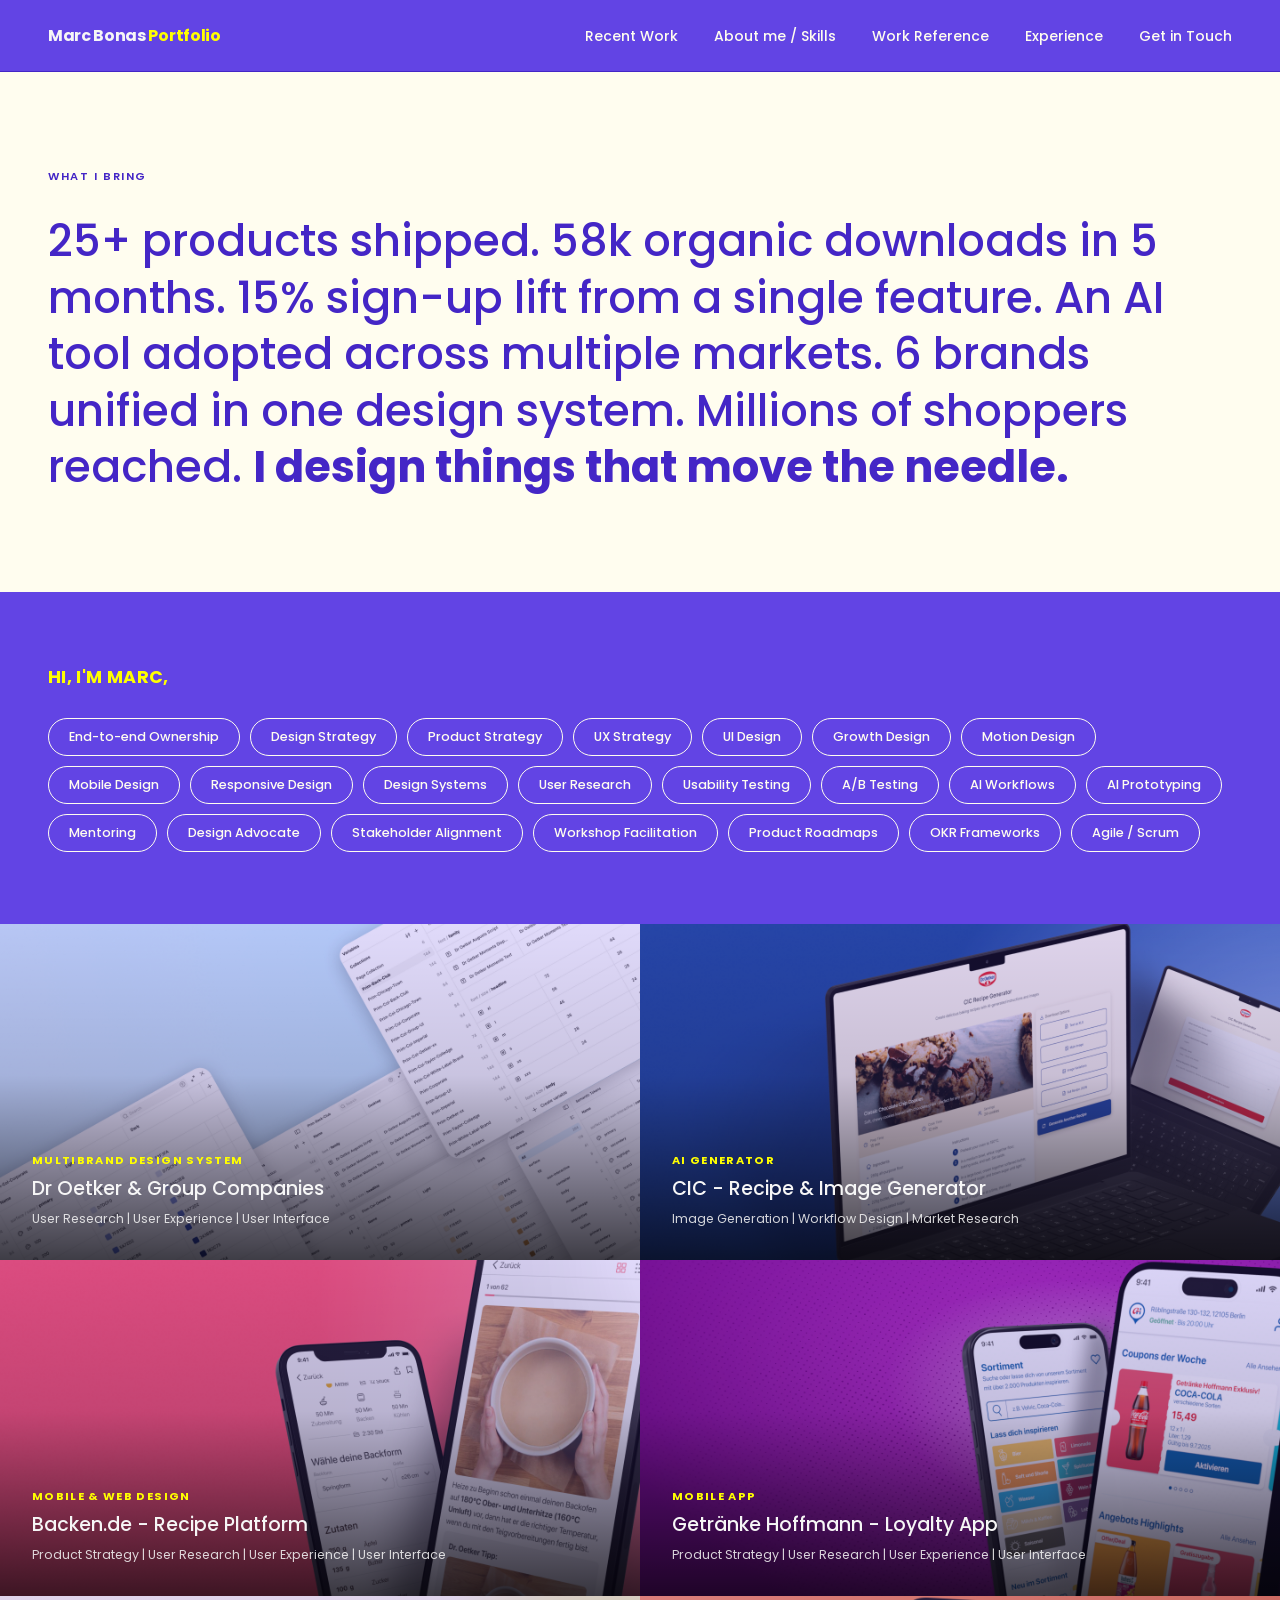
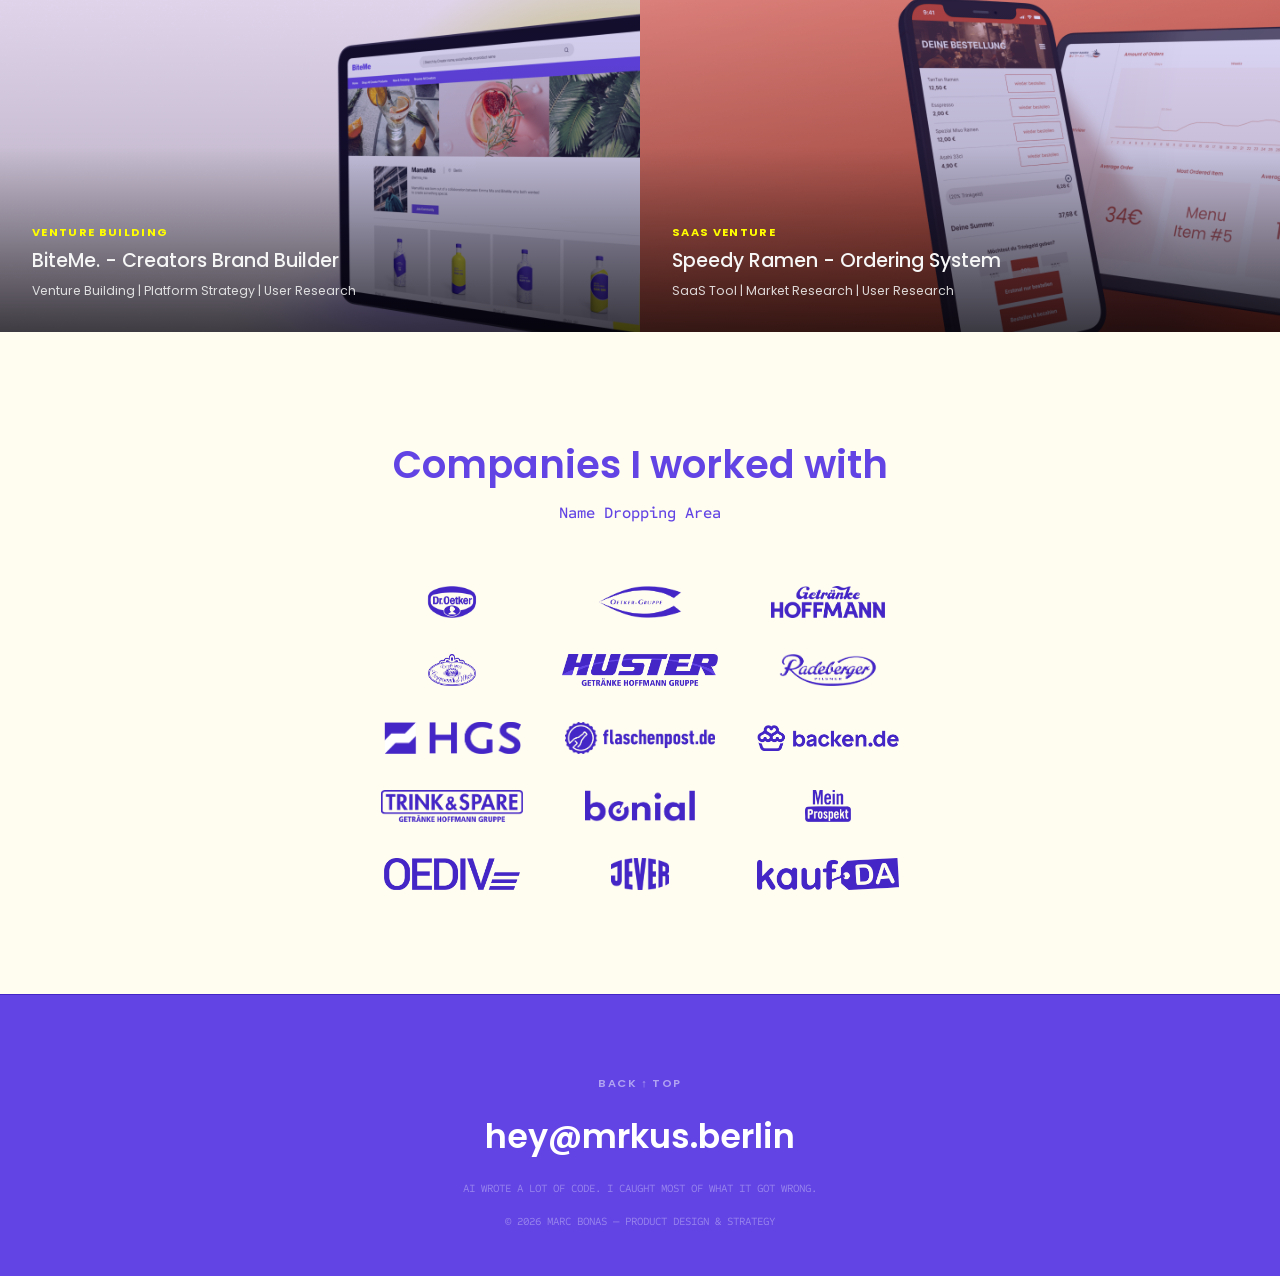
<file: index.html>
<!DOCTYPE html>
<html lang="en">
<head>
  <meta charset="UTF-8">
  <meta name="viewport" content="width=device-width, initial-scale=1.0">
  <title>Marc Bonas — Product Design & Strategy</title>
  <link rel="icon" type="image/svg+xml" href="assets/favicon.svg">
  <meta name="description" content="Product designer in Berlin crafting end-to-end digital products — multi-brand design systems, growth-driven UX, and AI-assisted workflows.">
  <meta property="og:type" content="website">
  <meta property="og:url" content="https://mrkus.berlin/">
  <meta property="og:title" content="Marc Bonas — Product Design & Strategy">
  <meta property="og:description" content="Product designer in Berlin crafting end-to-end digital products — multi-brand design systems, growth-driven UX, and AI-assisted workflows.">
  <meta property="og:image" content="https://mrkus.berlin/assets/og-image.jpg">
  <meta property="og:site_name" content="Marc Bonas Portfolio">
  <meta property="og:image:width" content="1200">
  <meta property="og:image:height" content="630">
  <meta property="og:image:type" content="image/jpeg">
  <meta name="twitter:card" content="summary_large_image">
  <meta name="twitter:title" content="Marc Bonas — Product Design & Strategy">
  <meta name="twitter:description" content="Product designer in Berlin crafting end-to-end digital products — multi-brand design systems, growth-driven UX, and AI-assisted workflows.">
  <meta name="twitter:image" content="https://mrkus.berlin/assets/og-image.jpg">
  <link rel="preconnect" href="https://fonts.googleapis.com">
  <link rel="preconnect" href="https://fonts.gstatic.com" crossorigin>
  <link href="https://fonts.googleapis.com/css2?family=Poppins:ital,wght@0,400;0,500;0,600;0,700;0,800;0,900;1,700&family=Sometype+Mono:ital,wght@0,400;0,500;0,600;0,700;1,400&display=swap" rel="stylesheet">
  <link rel="stylesheet" href="css/style.css">
</head>
<body>

  <!-- NAVBAR -->
  <nav class="navbar">
    <a href="index.html" class="logo">Marc Bonas <span class="logo-accent">Portfolio</span></a>
    <ul class="nav-links">
      <li><a href="#recent-work">Recent Work</a></li>
      <li><a href="about.html">About me / Skills</a></li>
      <li><a href="work-reference.html">Work Reference</a></li>
      <li><a href="cv.html">Experience</a></li>
      <li><a href="mailto:hey@mrkus.berlin">Get in Touch</a></li>
    </ul>
    <button class="hamburger" aria-label="Toggle menu">
      <span></span><span></span><span></span>
    </button>
  </nav>

  <!-- HERO -->
  <section class="hero">
    <div class="hero-inner">
      <span class="label">What I Bring</span>
      <h1 class="hero-text fade-up">
        25+ products shipped. 58k organic downloads in 5 months. 15% sign-up lift from a single feature. An AI tool adopted across multiple markets. 6 brands unified in one design system. Millions of shoppers reached. <strong>I design things that move the needle.</strong>
      </h1>
    </div>
  </section>

  <!-- SKILLS -->
  <section class="skills">
    <div class="skills-inner">
      <p class="skills-intro fade-up">HI, I'M MARC,</p>
      <div class="tags">
        <span class="tag fade-up">End-to-end Ownership</span>
        <span class="tag fade-up">Design Strategy</span>
        <span class="tag fade-up">Product Strategy</span>
        <span class="tag fade-up">UX Strategy</span>
        <span class="tag fade-up">UI Design</span>
        <span class="tag fade-up">Growth Design</span>
        <span class="tag fade-up">Motion Design</span>
        <span class="tag fade-up">Mobile Design</span>
        <span class="tag fade-up">Responsive Design</span>
        <span class="tag fade-up">Design Systems</span>
        <span class="tag fade-up">User Research</span>
        <span class="tag fade-up">Usability Testing</span>
        <span class="tag fade-up">A/B Testing</span>
        <span class="tag fade-up">AI Workflows</span>
        <span class="tag fade-up">AI Prototyping</span>
        <span class="tag fade-up">Mentoring</span>
        <span class="tag fade-up">Design Advocate</span>
        <span class="tag fade-up">Stakeholder Alignment</span>
        <span class="tag fade-up">Workshop Facilitation</span>
        <span class="tag fade-up">Product Roadmaps</span>
        <span class="tag fade-up">OKR Frameworks</span>
        <span class="tag fade-up">Agile / Scrum</span>
      </div>
    </div>
  </section>

  <!-- CASE STUDIES -->
  <section id="recent-work">
    <div class="case-grid">

      <a href="work/design-system.html" class="case-card fade-up">
        <img src="assets/case-studies/design-system/teaser.png" alt="Dr Oetker & Group Companies">
        <div class="case-overlay">
          <span class="case-cat">Multibrand Design System</span>
          <h3 class="case-title">Dr Oetker & Group Companies</h3>
          <p class="case-tags">User Research | User Experience | User Interface</p>
        </div>
      </a>

      <a href="work/cic.html" class="case-card fade-up">
        <img src="assets/case-studies/cic/teaser.png" alt="CIC - Recipe & Image Generator">
        <div class="case-overlay">
          <span class="case-cat">AI Generator</span>
          <h3 class="case-title">CIC - Recipe & Image Generator</h3>
          <p class="case-tags">Image Generation | Workflow Design | Market Research</p>
        </div>
      </a>

      <a href="work/backende.html" class="case-card fade-up">
        <img src="assets/case-studies/backen/teaser.png" alt="Backen.de - Recipe Platform">
        <div class="case-overlay">
          <span class="case-cat">Mobile & Web Design</span>
          <h3 class="case-title">Backen.de - Recipe Platform</h3>
          <p class="case-tags">Product Strategy | User Research | User Experience | User Interface</p>
        </div>
      </a>

      <a href="work/gh-go.html" class="case-card fade-up">
        <img src="assets/case-studies/ghgo/teaser.png" alt="Getränke Hoffmann - Loyalty App">
        <div class="case-overlay">
          <span class="case-cat">Mobile App</span>
          <h3 class="case-title">Getränke Hoffmann - Loyalty App</h3>
          <p class="case-tags">Product Strategy | User Research | User Experience | User Interface</p>
        </div>
      </a>

      <a href="work/biteme.html" class="case-card fade-up">
        <img src="assets/case-studies/biteme/teaser.png" alt="BiteMe. - Creators Brand Builder">
        <div class="case-overlay">
          <span class="case-cat">Venture Building</span>
          <h3 class="case-title">BiteMe. - Creators Brand Builder</h3>
          <p class="case-tags">Venture Building | Platform Strategy | User Research</p>
        </div>
      </a>

      <a href="work/speedy-ramen.html" class="case-card fade-up">
        <img src="assets/case-studies/speedy-ramen/teaser.png" alt="Speedy Ramen - Ordering System">
        <div class="case-overlay">
          <span class="case-cat">SaaS Venture</span>
          <h3 class="case-title">Speedy Ramen - Ordering System</h3>
          <p class="case-tags">SaaS Tool | Market Research | User Research</p>
        </div>
      </a>

    </div>
  </section>

  <!-- COMPANIES -->
  <section class="companies fade-up">
    <div class="companies-inner">
      <h2 class="section-title">Companies I worked with</h2>
      <p class="section-sub">Name Dropping Area</p>
      <div class="logos-grid">
        <img class="fade-up" src="assets/logos/oetker.png" alt="Dr Oetker">
        <img class="fade-up" src="assets/logos/oetker-group.png" alt="Oetker Gruppe">
        <img class="fade-up" src="assets/logos/gh.png" alt="Getränke Hoffmann">
        <img class="fade-up" src="assets/logos/coppenrath.png" alt="Coppenrath Wiese">
        <img class="fade-up" src="assets/logos/huster.png" alt="Huster">
        <img class="fade-up" src="assets/logos/radeberger.png" alt="Radeberger">
        <img class="fade-up" src="assets/logos/hgs.png" alt="HGS">
        <img class="fade-up" src="assets/logos/flaschenpost.png" alt="Flaschenpost">
        <img class="fade-up" src="assets/logos/backen.png" alt="Backen.de">
        <img class="fade-up" src="assets/logos/ts.png" alt="Trink & Spare">
        <img class="fade-up" src="assets/logos/bonial.png" alt="Bonial">
        <img class="fade-up" src="assets/logos/mp.png" alt="Mein Preispirat">
        <img class="fade-up" src="assets/logos/oediv.png" alt="OEDIV">
        <img class="fade-up" src="assets/logos/jever.png" alt="Jever">
        <img class="fade-up" src="assets/logos/kaufda.png" alt="kaufDA">
      </div>
    </div>
  </section>

  <!-- FOOTER -->
  <footer class="footer">
    <a href="#top" class="back-top">BACK ↑ TOP</a>
    <a href="mailto:hey@mrkus.berlin" class="footer-email">hey@mrkus.berlin</a>
    <a href="work/portfolio-ai.html" class="footer-quote">AI wrote a lot of code. I caught most of what it got wrong.</a>
    <p class="footer-copy">© 2026 Marc Bonas — Product Design & Strategy</p>
  </footer>

  <script src="js/main.js"></script>
</body>
</html>
</file>
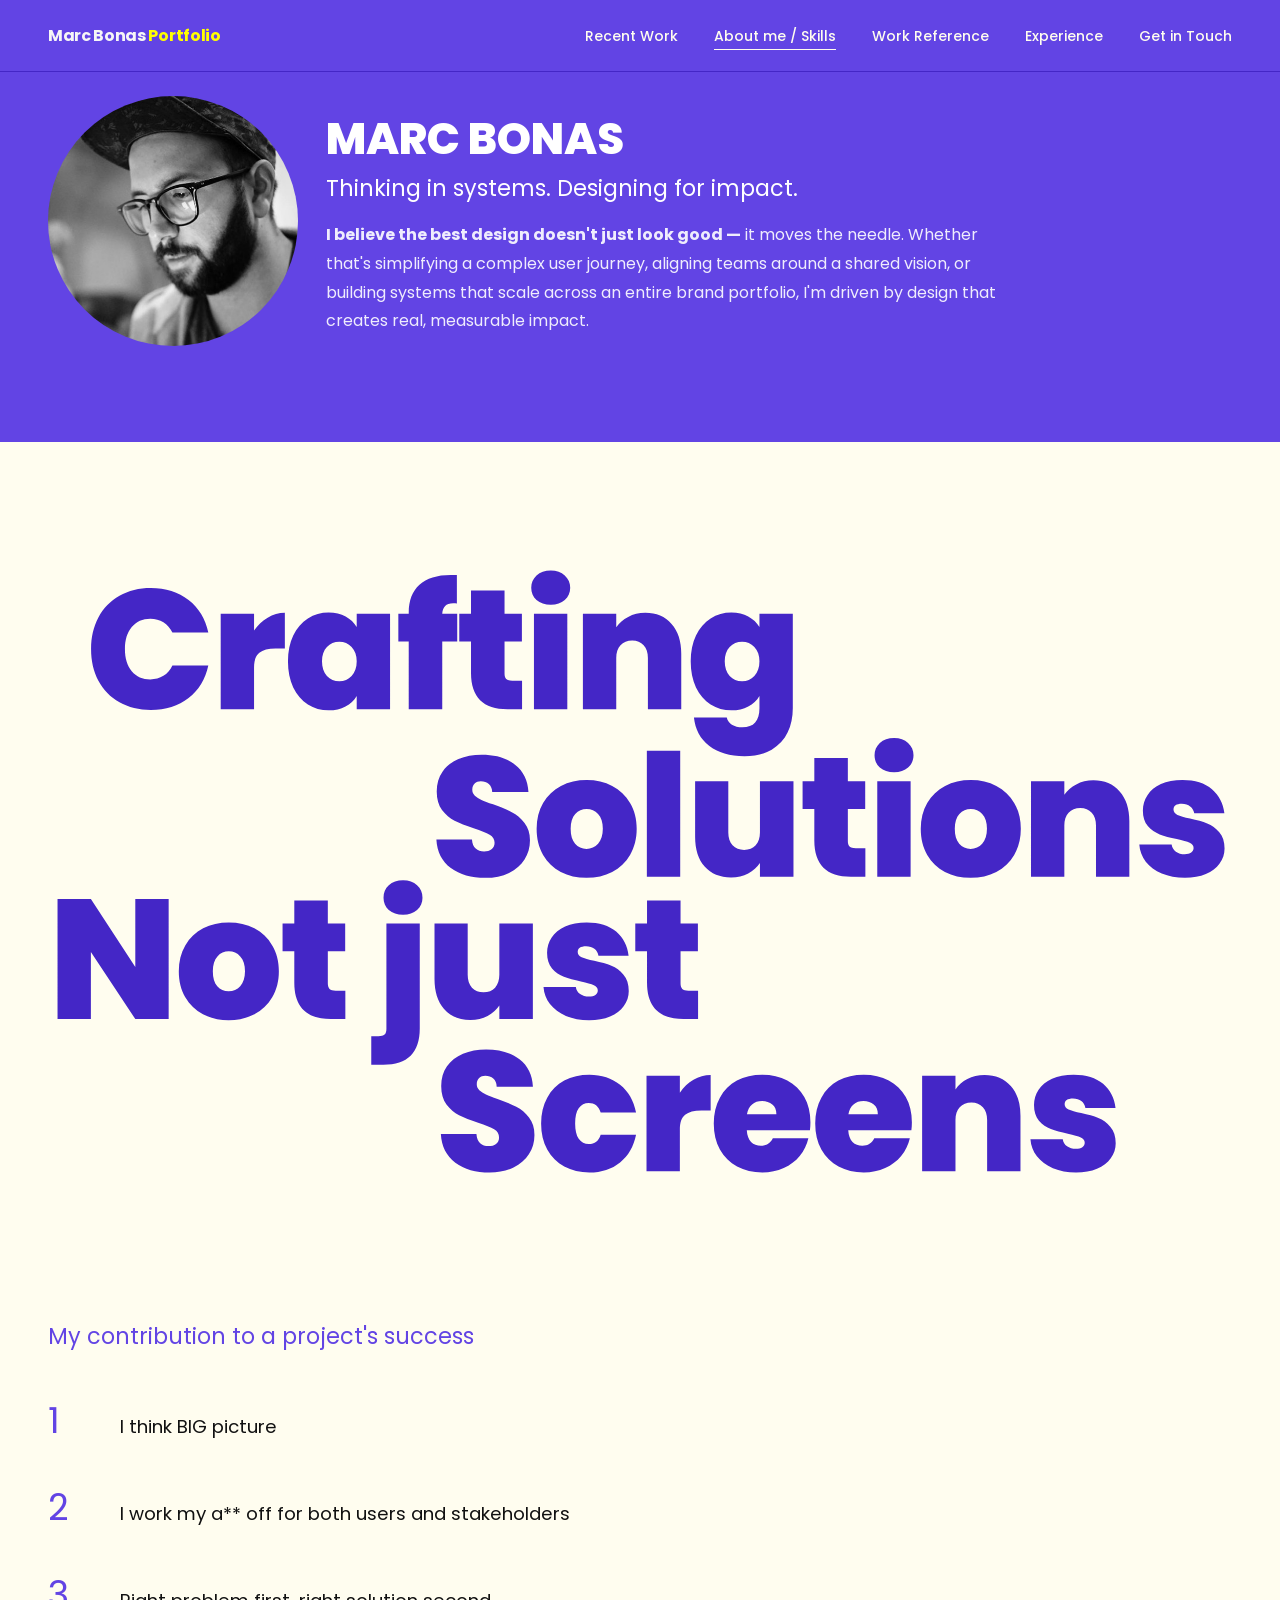
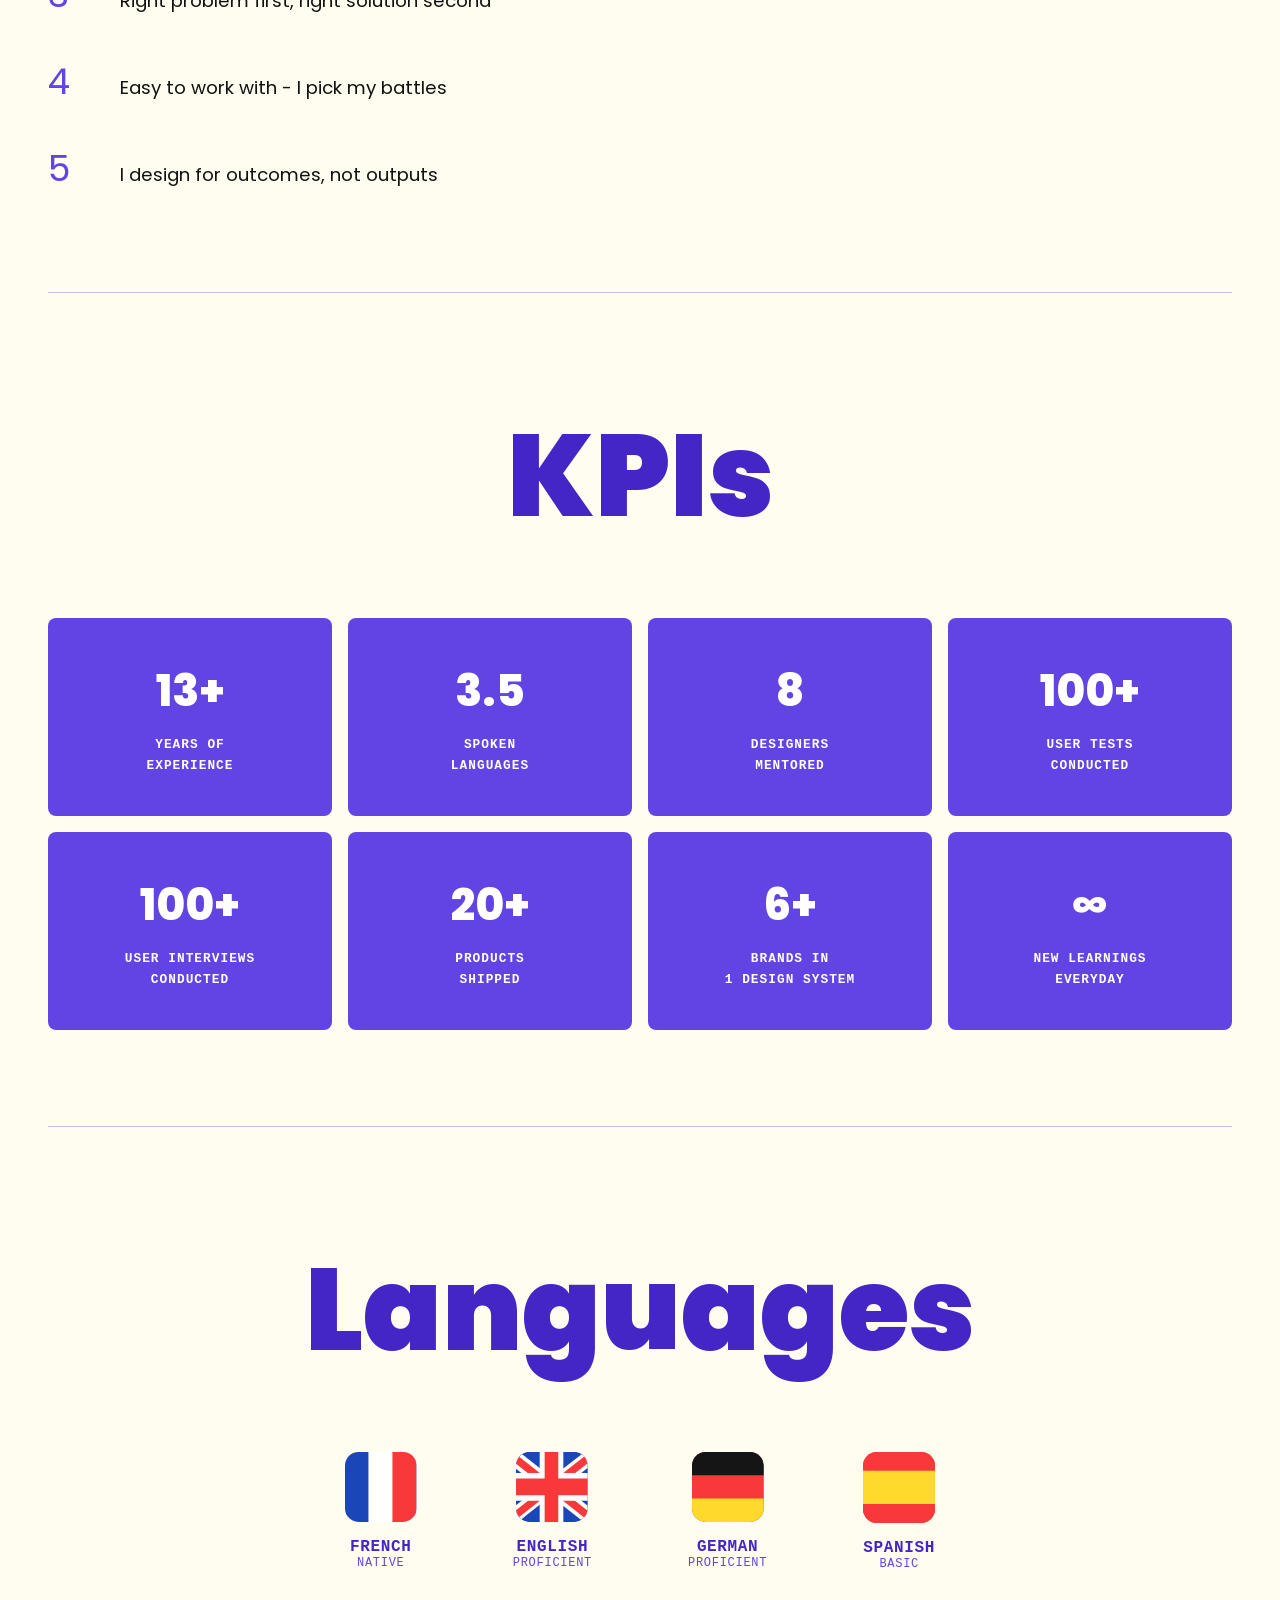
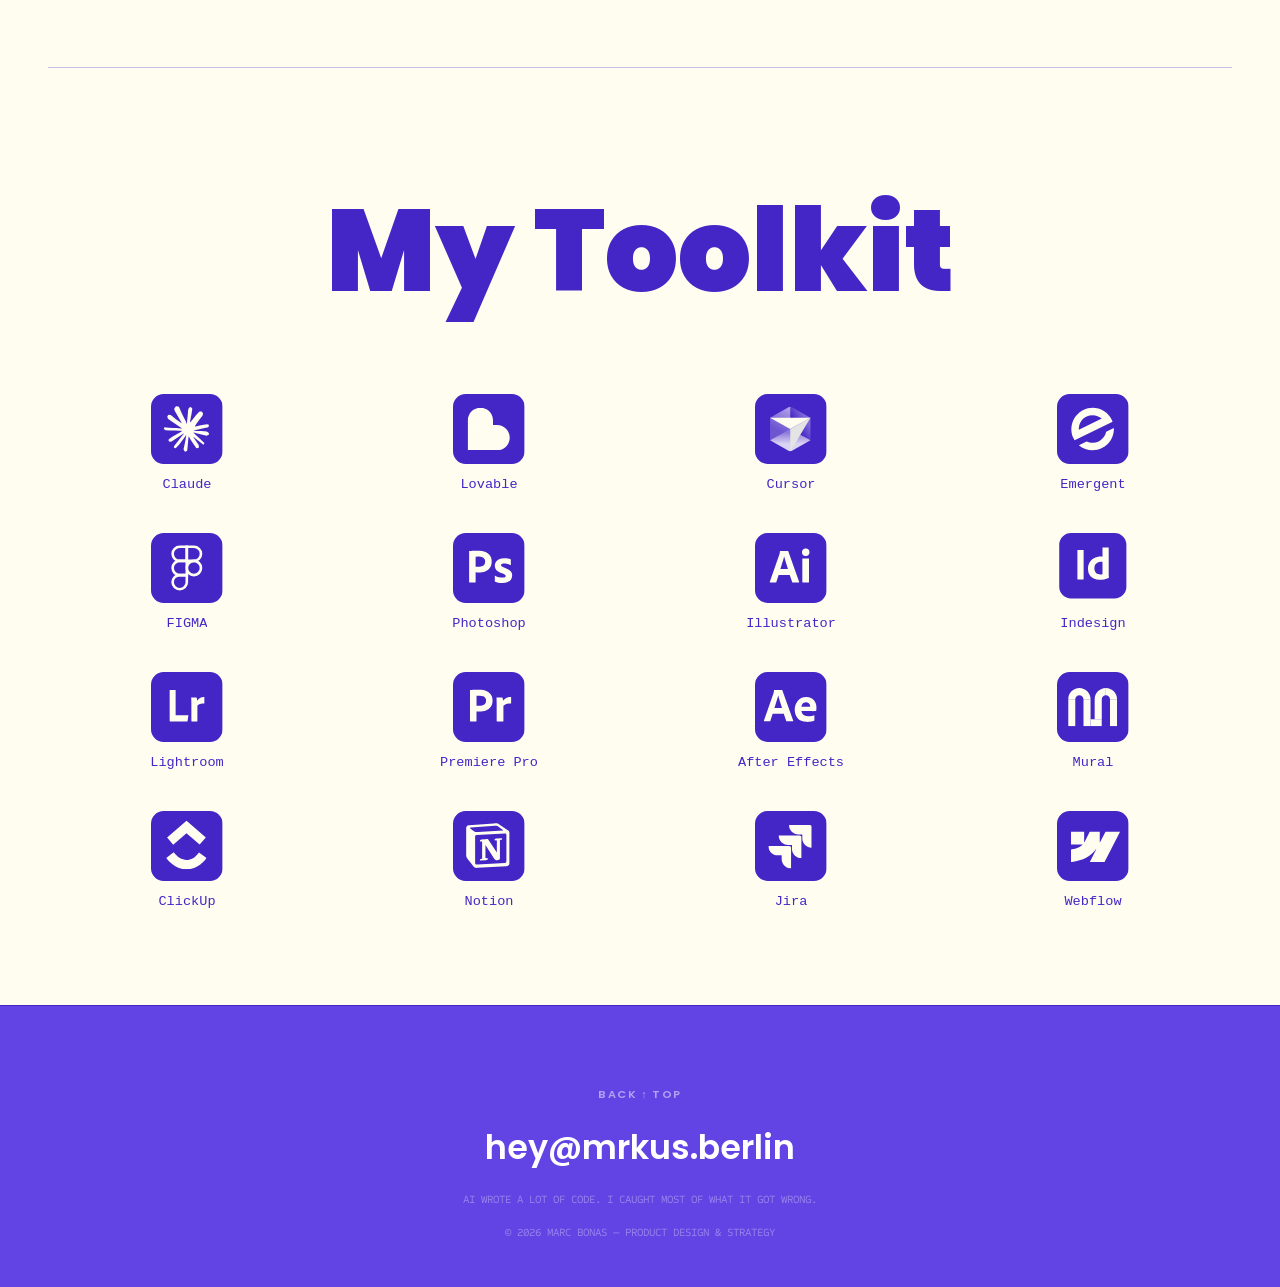
<file: about.html>
<!DOCTYPE html>
<html lang="en">
<head>
  <meta charset="UTF-8">
  <meta name="viewport" content="width=device-width, initial-scale=1.0">
  <title>Marc Bonas — About me / Skills</title>
  <link rel="icon" type="image/svg+xml" href="assets/favicon.svg">
  <meta name="description" content="Thinking in systems, designing for impact — how Marc Bonas approaches product design, from research and strategy to shipped, measurable outcomes.">
  <meta property="og:type" content="website">
  <meta property="og:url" content="https://mrkus.berlin/about.html">
  <meta property="og:title" content="Marc Bonas — About me / Skills">
  <meta property="og:description" content="Thinking in systems, designing for impact — how Marc Bonas approaches product design, from research and strategy to shipped, measurable outcomes.">
  <meta property="og:image" content="https://mrkus.berlin/assets/og-image.jpg">
  <meta property="og:site_name" content="Marc Bonas Portfolio">
  <meta property="og:image:width" content="1200">
  <meta property="og:image:height" content="630">
  <meta property="og:image:type" content="image/jpeg">
  <meta name="twitter:card" content="summary_large_image">
  <meta name="twitter:title" content="Marc Bonas — About me / Skills">
  <meta name="twitter:description" content="Thinking in systems, designing for impact — how Marc Bonas approaches product design, from research and strategy to shipped, measurable outcomes.">
  <meta name="twitter:image" content="https://mrkus.berlin/assets/og-image.jpg">
  <link rel="preconnect" href="https://fonts.googleapis.com">
  <link rel="preconnect" href="https://fonts.gstatic.com" crossorigin>
  <link href="https://fonts.googleapis.com/css2?family=Poppins:ital,wght@0,400;0,500;0,600;0,700;0,800;0,900;1,700&family=Sometype+Mono:ital,wght@0,400;0,500;0,600;0,700;1,400&display=swap" rel="stylesheet">
  <link rel="stylesheet" href="css/style.css">
</head>
<body>

  <!-- NAVBAR -->
  <nav class="navbar">
    <a href="index.html" class="logo">Marc Bonas <span class="logo-accent">Portfolio</span></a>
    <ul class="nav-links">
      <li><a href="index.html#recent-work">Recent Work</a></li>
      <li><a href="about.html">About me / Skills</a></li>
      <li><a href="work-reference.html">Work Reference</a></li>
      <li><a href="cv.html">Experience</a></li>
      <li><a href="mailto:hey@mrkus.berlin">Get in Touch</a></li>
    </ul>
    <button class="hamburger" aria-label="Toggle menu">
      <span></span><span></span><span></span>
    </button>
  </nav>

  <!-- HERO -->
  <section class="am-hero">
    <div class="am-hero-container fade-up">
      <img class="am-photo" src="assets/images/profile.png" alt="Marc Bonas">
      <div class="am-hero-text-content">
        <div class="am-hero-name">
          <h1>MARC BONAS</h1>
          <p class="am-tagline">Thinking in systems. Designing for impact.</p>
        </div>
        <p class="am-bio"><strong>I believe the best design doesn't just look good —</strong> it moves the needle. Whether that's simplifying a complex user journey, aligning teams around a shared vision, or building systems that scale across an entire brand portfolio, I'm driven by design that creates real, measurable impact.</p>
      </div>
    </div>
  </section>

  <!-- CRAFTING SOLUTIONS NOT JUST SCREENS (SVG, inlined so each line can fade in separately) -->
  <section class="am-headline">
    <svg class="am-headline-svg" role="img" aria-label="Crafting Solutions Not Just Screens." xmlns="http://www.w3.org/2000/svg" xmlns:xlink="http://www.w3.org/1999/xlink" width="1322pt" height="801pt" viewBox="0 0 1322 801" version="1.1">
      <g id="surface1">
        <g class="fade-up"><path style=" stroke:none;fill-rule:nonzero;fill:rgb(26.66626%,14.901733%,77.6474%);fill-opacity:1;" d="M 42 209 Z M 48.078125 141.738281 C 48.078125 128.566406 50.804688 116.851562 56.25 106.589844 C 61.824219 96.203125 69.675781 88.160156 79.808594 82.460938 C 89.941406 76.632812 101.597656 73.71875 114.769531 73.71875 C 131.488281 73.71875 145.550781 78.214844 156.949219 87.210938 C 168.351562 96.078125 175.695312 108.171875 178.988281 123.5 L 138.898438 123.5 C 136.492188 118.433594 133.136719 114.570312 128.828125 111.910156 C 124.648438 109.25 119.773438 107.921875 114.199219 107.921875 C 105.585938 107.921875 98.683594 111.023438 93.488281 117.230469 C 88.421875 123.308594 85.890625 131.480469 85.890625 141.738281 C 85.890625 152.125 88.421875 160.421875 93.488281 166.628906 C 98.683594 172.710938 105.585938 175.75 114.199219 175.75 C 119.773438 175.75 124.648438 174.421875 128.828125 171.761719 C 133.136719 169.101562 136.492188 165.238281 138.898438 160.171875 L 178.988281 160.171875 C 175.695312 175.496094 168.351562 187.65625 156.949219 196.648438 C 145.550781 205.515625 131.488281 209.949219 114.769531 209.949219 C 101.597656 209.949219 89.941406 207.101562 79.808594 201.398438 C 69.675781 195.574219 61.824219 187.53125 56.25 177.269531 C 50.804688 166.882812 48.078125 155.039062 48.078125 141.738281 Z M 182.183594 209 Z M 230.0625 121.21875 C 234.246094 115.140625 239.3125 110.328125 245.265625 106.78125 C 251.21875 103.234375 257.613281 101.460938 264.453125 101.460938 L 264.453125 141.171875 L 254.003906 141.171875 C 245.898438 141.171875 239.882812 142.753906 235.953125 145.921875 C 232.027344 149.085938 230.0625 154.597656 230.0625 162.449219 L 230.0625 209 L 192.824219 209 L 192.824219 102.410156 L 230.0625 102.410156 Z M 263.363281 209 Z M 267.925781 155.609375 C 267.925781 144.589844 269.886719 134.964844 273.816406 126.730469 C 277.867188 118.496094 283.316406 112.164062 290.15625 107.730469 C 297.121094 103.296875 304.847656 101.078125 313.335938 101.078125 C 320.679688 101.078125 327.015625 102.535156 332.335938 105.449219 C 337.65625 108.363281 341.773438 112.289062 344.683594 117.230469 L 344.683594 102.410156 L 381.925781 102.410156 L 381.925781 209 L 344.683594 209 L 344.683594 194.179688 C 341.773438 199.121094 337.589844 203.046875 332.144531 205.960938 C 326.824219 208.875 320.554688 210.328125 313.335938 210.328125 C 304.847656 210.328125 297.121094 208.113281 290.15625 203.679688 C 283.316406 199.246094 277.867188 192.914062 273.816406 184.679688 C 269.886719 176.320312 267.925781 166.628906 267.925781 155.609375 Z M 344.683594 155.609375 C 344.683594 148.769531 342.785156 143.386719 338.984375 139.460938 C 335.3125 135.535156 330.75 133.570312 325.304688 133.570312 C 319.730469 133.570312 315.109375 135.535156 311.433594 139.460938 C 307.761719 143.261719 305.925781 148.644531 305.925781 155.609375 C 305.925781 162.449219 307.761719 167.898438 311.433594 171.949219 C 315.109375 175.875 319.730469 177.839844 325.304688 177.839844 C 330.75 177.839844 335.3125 175.875 338.984375 171.949219 C 342.785156 168.023438 344.683594 162.578125 344.683594 155.609375 Z M 388.707031 209 Z M 456.914062 133.378906 L 440.195312 133.378906 L 440.195312 209 L 402.765625 209 L 402.765625 133.378906 L 391.175781 133.378906 L 391.175781 102.410156 L 402.765625 102.410156 L 402.765625 101.460938 C 402.765625 87.78125 406.753906 77.328125 414.734375 70.109375 C 422.84375 62.761719 434.433594 59.089844 449.503906 59.089844 C 452.546875 59.089844 454.890625 59.152344 456.535156 59.28125 L 456.535156 91.011719 C 455.523438 90.882812 454.128906 90.820312 452.355469 90.820312 C 448.300781 90.820312 445.324219 91.769531 443.425781 93.671875 C 441.527344 95.441406 440.449219 98.355469 440.195312 102.410156 L 456.914062 102.410156 Z M 455.785156 209 Z M 529.3125 177.269531 L 529.3125 209 L 513.164062 209 C 485.929688 209 472.3125 195.511719 472.3125 168.53125 L 472.3125 133.378906 L 459.203125 133.378906 L 459.203125 102.410156 L 472.3125 102.410156 L 472.3125 76.570312 L 509.746094 76.570312 L 509.746094 102.410156 L 529.125 102.410156 L 529.125 133.378906 L 509.746094 133.378906 L 509.746094 169.101562 C 509.746094 172.011719 510.378906 174.101562 511.644531 175.371094 C 513.039062 176.636719 515.316406 177.269531 518.484375 177.269531 Z M 531.953125 209 Z M 561.40625 92.53125 C 554.820312 92.53125 549.5 90.757812 545.445312 87.210938 C 541.519531 83.535156 539.554688 78.976562 539.554688 73.53125 C 539.554688 67.957031 541.519531 63.332031 545.445312 59.660156 C 549.5 55.988281 554.820312 54.148438 561.40625 54.148438 C 567.863281 54.148438 573.058594 55.988281 576.984375 59.660156 C 581.039062 63.332031 583.066406 67.957031 583.066406 73.53125 C 583.066406 78.976562 581.039062 83.535156 576.984375 87.210938 C 573.058594 90.757812 567.863281 92.53125 561.40625 92.53125 Z M 579.835938 102.410156 L 579.835938 209 L 542.59375 209 L 542.59375 102.410156 Z M 586.601562 209 Z M 666.972656 101.460938 C 679.257812 101.460938 689.011719 105.578125 696.230469 113.808594 C 703.453125 121.917969 707.0625 132.9375 707.0625 146.871094 L 707.0625 209 L 669.824219 209 L 669.824219 151.808594 C 669.824219 145.730469 668.238281 140.980469 665.074219 137.558594 C 661.90625 134.011719 657.664062 132.238281 652.34375 132.238281 C 646.769531 132.238281 642.398438 134.011719 639.230469 137.558594 C 636.066406 140.980469 634.480469 145.730469 634.480469 151.808594 L 634.480469 209 L 597.242188 209 L 597.242188 102.410156 L 634.480469 102.410156 L 634.480469 117.609375 C 637.777344 112.796875 642.210938 108.933594 647.78125 106.019531 C 653.355469 102.980469 659.753906 101.460938 666.972656 101.460938 Z M 713.054688 209 Z M 763.027344 101.078125 C 770.246094 101.078125 776.515625 102.535156 781.835938 105.449219 C 787.28125 108.363281 791.464844 112.289062 794.375 117.230469 L 794.375 102.410156 L 831.617188 102.410156 L 831.617188 207.859375 C 831.617188 217.867188 829.714844 226.859375 825.917969 234.839844 C 822.117188 242.945312 816.164062 249.40625 808.054688 254.21875 C 800.078125 259.035156 789.941406 261.441406 777.65625 261.441406 C 761.191406 261.441406 748.015625 257.578125 738.136719 249.851562 C 728.257812 242.125 722.621094 231.609375 721.226562 218.308594 L 757.894531 218.308594 C 758.65625 221.730469 760.554688 224.390625 763.597656 226.289062 C 766.636719 228.191406 770.5625 229.140625 775.375 229.140625 C 788.042969 229.140625 794.375 222.046875 794.375 207.859375 L 794.375 194.179688 C 791.464844 199.121094 787.28125 203.046875 781.835938 205.960938 C 776.515625 208.875 770.246094 210.328125 763.027344 210.328125 C 754.539062 210.328125 746.8125 208.113281 739.847656 203.679688 C 733.007812 199.246094 727.558594 192.914062 723.507812 184.679688 C 719.578125 176.320312 717.617188 166.628906 717.617188 155.609375 C 717.617188 144.589844 719.578125 134.964844 723.507812 126.730469 C 727.558594 118.496094 733.007812 112.164062 739.847656 107.730469 C 746.8125 103.296875 754.539062 101.078125 763.027344 101.078125 Z M 794.375 155.609375 C 794.375 148.769531 792.476562 143.386719 788.675781 139.460938 C 785.003906 135.535156 780.441406 133.570312 774.996094 133.570312 C 769.421875 133.570312 764.800781 135.535156 761.125 139.460938 C 757.453125 143.261719 755.617188 148.644531 755.617188 155.609375 C 755.617188 162.449219 757.453125 167.898438 761.125 171.949219 C 764.800781 175.875 769.421875 177.839844 774.996094 177.839844 C 780.441406 177.839844 785.003906 175.875 788.675781 171.949219 C 792.476562 168.023438 794.375 162.578125 794.375 155.609375 Z M 794.375 155.609375 "/></g>
        <g class="fade-up"><path style=" stroke:none;fill-rule:nonzero;fill:rgb(26.66626%,14.901733%,77.6474%);fill-opacity:1;" d="M 427 396 Z M 488.179688 397.328125 C 472.601562 397.328125 459.808594 393.65625 449.800781 386.308594 C 439.792969 378.835938 434.410156 368.195312 433.648438 354.390625 L 473.359375 354.390625 C 473.738281 359.078125 475.132812 362.496094 477.539062 364.648438 C 479.945312 366.804688 483.050781 367.878906 486.851562 367.878906 C 490.269531 367.878906 493.058594 367.058594 495.210938 365.410156 C 497.488281 363.636719 498.628906 361.230469 498.628906 358.191406 C 498.628906 354.261719 496.792969 351.222656 493.121094 349.070312 C 489.445312 346.917969 483.492188 344.511719 475.261719 341.851562 C 466.519531 338.9375 459.425781 336.148438 453.980469 333.488281 C 448.660156 330.703125 443.972656 326.714844 439.921875 321.519531 C 435.992188 316.199219 434.03125 309.296875 434.03125 300.808594 C 434.03125 292.195312 436.183594 284.851562 440.488281 278.769531 C 444.796875 272.5625 450.75 267.875 458.351562 264.710938 C 465.949219 261.542969 474.5625 259.960938 484.191406 259.960938 C 499.769531 259.960938 512.183594 263.632812 521.429688 270.980469 C 530.804688 278.199219 535.808594 288.398438 536.441406 301.570312 L 495.96875 301.570312 C 495.84375 297.515625 494.578125 294.476562 492.171875 292.449219 C 489.890625 290.421875 486.914062 289.410156 483.238281 289.410156 C 480.453125 289.410156 478.171875 290.234375 476.398438 291.878906 C 474.625 293.527344 473.738281 295.871094 473.738281 298.910156 C 473.738281 301.441406 474.691406 303.660156 476.589844 305.558594 C 478.617188 307.332031 481.085938 308.917969 484 310.308594 C 486.914062 311.578125 491.21875 313.222656 496.921875 315.25 C 505.40625 318.164062 512.375 321.078125 517.820312 323.988281 C 523.394531 326.777344 528.144531 330.765625 532.070312 335.960938 C 536.125 341.027344 538.148438 347.488281 538.148438 355.339844 C 538.148438 363.320312 536.125 370.476562 532.070312 376.808594 C 528.144531 383.144531 522.378906 388.148438 514.78125 391.820312 C 507.308594 395.492188 498.441406 397.328125 488.179688 397.328125 Z M 541.023438 396 Z M 601.253906 397.328125 C 590.613281 397.328125 581.050781 395.113281 572.5625 390.679688 C 564.203125 386.246094 557.617188 379.914062 552.800781 371.679688 C 547.988281 363.445312 545.582031 353.757812 545.582031 342.609375 C 545.582031 331.589844 547.988281 321.964844 552.800781 313.730469 C 557.742188 305.496094 564.390625 299.164062 572.753906 294.730469 C 581.238281 290.296875 590.800781 288.078125 601.441406 288.078125 C 612.082031 288.078125 621.582031 290.296875 629.941406 294.730469 C 638.429688 299.164062 645.078125 305.496094 649.890625 313.730469 C 654.832031 321.964844 657.300781 331.589844 657.300781 342.609375 C 657.300781 353.628906 654.832031 363.320312 649.890625 371.679688 C 645.078125 379.914062 638.429688 386.246094 629.941406 390.679688 C 621.457031 395.113281 611.890625 397.328125 601.253906 397.328125 Z M 601.253906 365.03125 C 606.445312 365.03125 610.753906 363.128906 614.171875 359.328125 C 617.71875 355.402344 619.492188 349.828125 619.492188 342.609375 C 619.492188 335.390625 617.71875 329.878906 614.171875 326.078125 C 610.753906 322.28125 606.507812 320.378906 601.441406 320.378906 C 596.375 320.378906 592.132812 322.28125 588.710938 326.078125 C 585.292969 329.878906 583.582031 335.390625 583.582031 342.609375 C 583.582031 349.957031 585.230469 355.53125 588.523438 359.328125 C 591.816406 363.128906 596.058594 365.03125 601.253906 365.03125 Z M 658.011719 396 Z M 705.894531 255.398438 L 705.894531 396 L 668.652344 396 L 668.652344 255.398438 Z M 712.660156 396 Z M 832.359375 289.410156 L 832.359375 396 L 794.929688 396 L 794.929688 380.800781 C 791.765625 385.613281 787.394531 389.539062 781.820312 392.578125 C 776.246094 395.492188 769.851562 396.949219 762.628906 396.949219 C 750.21875 396.949219 740.402344 392.898438 733.179688 384.789062 C 726.085938 376.558594 722.539062 365.410156 722.539062 351.351562 L 722.539062 289.410156 L 759.589844 289.410156 L 759.589844 346.601562 C 759.589844 352.679688 761.175781 357.492188 764.339844 361.039062 C 767.632812 364.460938 771.941406 366.171875 777.261719 366.171875 C 782.707031 366.171875 787.015625 364.460938 790.179688 361.039062 C 793.347656 357.492188 794.929688 352.679688 794.929688 346.601562 L 794.929688 289.410156 Z M 839.113281 396 Z M 912.644531 364.269531 L 912.644531 396 L 896.496094 396 C 869.261719 396 855.644531 382.511719 855.644531 355.53125 L 855.644531 320.378906 L 842.535156 320.378906 L 842.535156 289.410156 L 855.644531 289.410156 L 855.644531 263.570312 L 893.074219 263.570312 L 893.074219 289.410156 L 912.453125 289.410156 L 912.453125 320.378906 L 893.074219 320.378906 L 893.074219 356.101562 C 893.074219 359.011719 893.707031 361.101562 894.972656 362.371094 C 896.367188 363.636719 898.648438 364.269531 901.8125 364.269531 Z M 915.285156 396 Z M 944.734375 279.53125 C 938.148438 279.53125 932.828125 277.757812 928.773438 274.210938 C 924.847656 270.535156 922.886719 265.976562 922.886719 260.53125 C 922.886719 254.957031 924.847656 250.332031 928.773438 246.660156 C 932.828125 242.988281 938.148438 241.148438 944.734375 241.148438 C 951.195312 241.148438 956.386719 242.988281 960.316406 246.660156 C 964.367188 250.332031 966.394531 254.957031 966.394531 260.53125 C 966.394531 265.976562 964.367188 270.535156 960.316406 274.210938 C 956.386719 277.757812 951.195312 279.53125 944.734375 279.53125 Z M 963.164062 289.410156 L 963.164062 396 L 925.925781 396 L 925.925781 289.410156 Z M 969.933594 396 Z M 1030.164062 397.328125 C 1019.523438 397.328125 1009.960938 395.113281 1001.472656 390.679688 C 993.113281 386.246094 986.527344 379.914062 981.710938 371.679688 C 976.898438 363.445312 974.492188 353.757812 974.492188 342.609375 C 974.492188 331.589844 976.898438 321.964844 981.710938 313.730469 C 986.652344 305.496094 993.300781 299.164062 1001.664062 294.730469 C 1010.148438 290.296875 1019.710938 288.078125 1030.351562 288.078125 C 1040.992188 288.078125 1050.492188 290.296875 1058.851562 294.730469 C 1067.339844 299.164062 1073.988281 305.496094 1078.800781 313.730469 C 1083.742188 321.964844 1086.210938 331.589844 1086.210938 342.609375 C 1086.210938 353.628906 1083.742188 363.320312 1078.800781 371.679688 C 1073.988281 379.914062 1067.339844 386.246094 1058.851562 390.679688 C 1050.367188 395.113281 1040.800781 397.328125 1030.164062 397.328125 Z M 1030.164062 365.03125 C 1035.355469 365.03125 1039.664062 363.128906 1043.082031 359.328125 C 1046.628906 355.402344 1048.402344 349.828125 1048.402344 342.609375 C 1048.402344 335.390625 1046.628906 329.878906 1043.082031 326.078125 C 1039.664062 322.28125 1035.417969 320.378906 1030.351562 320.378906 C 1025.285156 320.378906 1021.042969 322.28125 1017.621094 326.078125 C 1014.203125 329.878906 1012.492188 335.390625 1012.492188 342.609375 C 1012.492188 349.957031 1014.140625 355.53125 1017.433594 359.328125 C 1020.726562 363.128906 1024.96875 365.03125 1030.164062 365.03125 Z M 1086.921875 396 Z M 1167.292969 288.460938 C 1179.582031 288.460938 1189.332031 292.578125 1196.554688 300.808594 C 1203.773438 308.917969 1207.382812 319.9375 1207.382812 333.871094 L 1207.382812 396 L 1170.144531 396 L 1170.144531 338.808594 C 1170.144531 332.730469 1168.558594 327.980469 1165.394531 324.558594 C 1162.226562 321.011719 1157.984375 319.238281 1152.664062 319.238281 C 1147.089844 319.238281 1142.71875 321.011719 1139.554688 324.558594 C 1136.386719 327.980469 1134.804688 332.730469 1134.804688 338.808594 L 1134.804688 396 L 1097.5625 396 L 1097.5625 289.410156 L 1134.804688 289.410156 L 1134.804688 304.609375 C 1138.097656 299.796875 1142.53125 295.933594 1148.101562 293.019531 C 1153.675781 289.980469 1160.074219 288.460938 1167.292969 288.460938 Z M 1213.378906 396 Z M 1269.425781 397.328125 C 1259.800781 397.328125 1251.1875 395.746094 1243.585938 392.578125 C 1236.113281 389.285156 1230.160156 384.851562 1225.726562 379.28125 C 1221.421875 373.578125 1219.015625 367.183594 1218.507812 360.089844 L 1254.605469 360.089844 C 1255.113281 363.511719 1256.699219 366.171875 1259.355469 368.070312 C 1262.015625 369.96875 1265.3125 370.921875 1269.238281 370.921875 C 1272.277344 370.921875 1274.683594 370.285156 1276.457031 369.019531 C 1278.230469 367.753906 1279.117188 366.105469 1279.117188 364.078125 C 1279.117188 361.421875 1277.660156 359.457031 1274.746094 358.191406 C 1271.832031 356.921875 1267.019531 355.53125 1260.308594 354.011719 C 1252.707031 352.488281 1246.375 350.78125 1241.308594 348.878906 C 1236.242188 346.980469 1231.808594 343.875 1228.007812 339.570312 C 1224.332031 335.261719 1222.496094 329.4375 1222.496094 322.089844 C 1222.496094 315.757812 1224.207031 310.058594 1227.628906 304.988281 C 1231.046875 299.796875 1236.050781 295.679688 1242.636719 292.640625 C 1249.351562 289.601562 1257.394531 288.078125 1266.765625 288.078125 C 1280.699219 288.078125 1291.65625 291.5 1299.636719 298.339844 C 1307.617188 305.179688 1312.242188 314.171875 1313.507812 325.320312 L 1279.878906 325.320312 C 1279.242188 321.898438 1277.722656 319.304688 1275.316406 317.53125 C 1273.039062 315.628906 1269.933594 314.679688 1266.007812 314.679688 C 1262.96875 314.679688 1260.625 315.25 1258.976562 316.390625 C 1257.457031 317.53125 1256.699219 319.113281 1256.699219 321.140625 C 1256.699219 323.671875 1258.152344 325.636719 1261.066406 327.03125 C 1263.980469 328.296875 1268.667969 329.625 1275.128906 331.019531 C 1282.855469 332.667969 1289.25 334.503906 1294.316406 336.53125 C 1299.511719 338.558594 1304.007812 341.851562 1307.808594 346.410156 C 1311.734375 350.84375 1313.699219 356.921875 1313.699219 364.648438 C 1313.699219 370.855469 1311.859375 376.429688 1308.1875 381.371094 C 1304.640625 386.308594 1299.511719 390.238281 1292.796875 393.148438 C 1286.210938 395.9375 1278.421875 397.328125 1269.425781 397.328125 Z M 1269.425781 397.328125 "/></g>
        <g class="fade-up"><path style=" stroke:none;fill-rule:nonzero;fill:rgb(26.66626%,14.901733%,77.6474%);fill-opacity:1;" d="M 0 555 Z M 134.710938 555 L 97.46875 555 L 47.878906 480.140625 L 47.878906 555 L 10.640625 555 L 10.640625 421.050781 L 47.878906 421.050781 L 97.46875 496.859375 L 97.46875 421.050781 L 134.710938 421.050781 Z M 141.484375 555 Z M 201.714844 556.328125 C 191.074219 556.328125 181.511719 554.113281 173.023438 549.679688 C 164.664062 545.246094 158.078125 538.914062 153.261719 530.679688 C 148.449219 522.445312 146.042969 512.757812 146.042969 501.609375 C 146.042969 490.589844 148.449219 480.964844 153.261719 472.730469 C 158.203125 464.496094 164.851562 458.164062 173.214844 453.730469 C 181.699219 449.296875 191.261719 447.078125 201.902344 447.078125 C 212.542969 447.078125 222.042969 449.296875 230.402344 453.730469 C 238.890625 458.164062 245.539062 464.496094 250.351562 472.730469 C 255.292969 480.964844 257.761719 490.589844 257.761719 501.609375 C 257.761719 512.628906 255.292969 522.320312 250.351562 530.679688 C 245.539062 538.914062 238.890625 545.246094 230.402344 549.679688 C 221.917969 554.113281 212.351562 556.328125 201.714844 556.328125 Z M 201.714844 524.03125 C 206.90625 524.03125 211.214844 522.128906 214.632812 518.328125 C 218.179688 514.402344 219.953125 508.828125 219.953125 501.609375 C 219.953125 494.390625 218.179688 488.878906 214.632812 485.078125 C 211.214844 481.28125 206.96875 479.378906 201.902344 479.378906 C 196.835938 479.378906 192.59375 481.28125 189.171875 485.078125 C 185.753906 488.878906 184.042969 494.390625 184.042969 501.609375 C 184.042969 508.957031 185.691406 514.53125 188.984375 518.328125 C 192.277344 522.128906 196.519531 524.03125 201.714844 524.03125 Z M 258.472656 555 Z M 332.003906 523.269531 L 332.003906 555 L 315.855469 555 C 288.621094 555 275.003906 541.511719 275.003906 514.53125 L 275.003906 479.378906 L 261.894531 479.378906 L 261.894531 448.410156 L 275.003906 448.410156 L 275.003906 422.570312 L 312.433594 422.570312 L 312.433594 448.410156 L 331.8125 448.410156 L 331.8125 479.378906 L 312.433594 479.378906 L 312.433594 515.101562 C 312.433594 518.011719 313.066406 520.101562 314.335938 521.371094 C 315.726562 522.636719 318.007812 523.269531 321.175781 523.269531 Z M 367.210938 555 Z M 396.472656 438.53125 C 389.886719 438.53125 384.566406 436.757812 380.511719 433.210938 C 376.585938 429.535156 374.621094 424.976562 374.621094 419.53125 C 374.621094 413.957031 376.585938 409.332031 380.511719 405.660156 C 384.566406 401.988281 389.886719 400.148438 396.472656 400.148438 C 402.933594 400.148438 408.125 401.988281 412.050781 405.660156 C 416.105469 409.332031 418.132812 413.957031 418.132812 419.53125 C 418.132812 424.976562 416.105469 429.535156 412.050781 433.210938 C 408.125 436.757812 402.933594 438.53125 396.472656 438.53125 Z M 415.09375 565.449219 C 415.09375 592.429688 401.539062 605.921875 374.433594 605.921875 L 360.941406 605.921875 L 360.941406 574.191406 L 368.921875 574.191406 C 372.089844 574.191406 374.367188 573.558594 375.761719 572.289062 C 377.15625 571.023438 377.851562 568.933594 377.851562 566.019531 L 377.851562 448.410156 L 415.09375 448.410156 Z M 421.671875 555 Z M 541.375 448.410156 L 541.375 555 L 503.945312 555 L 503.945312 539.800781 C 500.777344 544.613281 496.40625 548.539062 490.832031 551.578125 C 485.261719 554.492188 478.863281 555.949219 471.644531 555.949219 C 459.230469 555.949219 449.414062 551.898438 442.195312 543.789062 C 435.101562 535.558594 431.554688 524.410156 431.554688 510.351562 L 431.554688 448.410156 L 468.605469 448.410156 L 468.605469 505.601562 C 468.605469 511.679688 470.1875 516.492188 473.355469 520.039062 C 476.648438 523.460938 480.953125 525.171875 486.273438 525.171875 C 491.71875 525.171875 496.027344 523.460938 499.195312 520.039062 C 502.359375 516.492188 503.945312 511.679688 503.945312 505.601562 L 503.945312 448.410156 Z M 548.128906 555 Z M 604.175781 556.328125 C 594.550781 556.328125 585.9375 554.746094 578.335938 551.578125 C 570.863281 548.285156 564.910156 543.851562 560.476562 538.28125 C 556.171875 532.578125 553.765625 526.183594 553.257812 519.089844 L 589.359375 519.089844 C 589.863281 522.511719 591.449219 525.171875 594.109375 527.070312 C 596.769531 528.96875 600.0625 529.921875 603.988281 529.921875 C 607.027344 529.921875 609.433594 529.285156 611.207031 528.019531 C 612.980469 526.753906 613.867188 525.105469 613.867188 523.078125 C 613.867188 520.421875 612.410156 518.457031 609.496094 517.191406 C 606.585938 515.921875 601.769531 514.53125 595.058594 513.011719 C 587.457031 511.488281 581.125 509.78125 576.058594 507.878906 C 570.992188 505.980469 566.558594 502.875 562.757812 498.570312 C 559.085938 494.261719 557.246094 488.4375 557.246094 481.089844 C 557.246094 474.757812 558.957031 469.058594 562.378906 463.988281 C 565.796875 458.796875 570.800781 454.679688 577.386719 451.640625 C 584.101562 448.601562 592.144531 447.078125 601.519531 447.078125 C 615.449219 447.078125 626.40625 450.5 634.386719 457.339844 C 642.367188 464.179688 646.992188 473.171875 648.257812 484.320312 L 614.628906 484.320312 C 613.996094 480.898438 612.472656 478.304688 610.066406 476.53125 C 607.789062 474.628906 604.683594 473.679688 600.757812 473.679688 C 597.71875 473.679688 595.375 474.25 593.726562 475.390625 C 592.207031 476.53125 591.449219 478.113281 591.449219 480.140625 C 591.449219 482.671875 592.90625 484.636719 595.816406 486.03125 C 598.730469 487.296875 603.417969 488.625 609.878906 490.019531 C 617.605469 491.667969 624 493.503906 629.066406 495.53125 C 634.261719 497.558594 638.757812 500.851562 642.558594 505.410156 C 646.484375 509.84375 648.449219 515.921875 648.449219 523.648438 C 648.449219 529.855469 646.609375 535.429688 642.9375 540.371094 C 639.390625 545.308594 634.261719 549.238281 627.546875 552.148438 C 620.960938 554.9375 613.171875 556.328125 604.175781 556.328125 Z M 652.316406 555 Z M 725.847656 523.269531 L 725.847656 555 L 709.695312 555 C 682.460938 555 668.847656 541.511719 668.847656 514.53125 L 668.847656 479.378906 L 655.734375 479.378906 L 655.734375 448.410156 L 668.847656 448.410156 L 668.847656 422.570312 L 706.277344 422.570312 L 706.277344 448.410156 L 725.65625 448.410156 L 725.65625 479.378906 L 706.277344 479.378906 L 706.277344 515.101562 C 706.277344 518.011719 706.910156 520.101562 708.175781 521.371094 C 709.570312 522.636719 711.847656 523.269531 715.015625 523.269531 Z M 725.847656 523.269531 "/></g>
        <g class="fade-up"><path style=" stroke:none;fill-rule:nonzero;fill:rgb(26.66626%,14.901733%,77.6474%);fill-opacity:1;" d="M 432 725 Z M 493.179688 726.328125 C 477.601562 726.328125 464.808594 722.65625 454.800781 715.308594 C 444.792969 707.835938 439.410156 697.195312 438.648438 683.390625 L 478.359375 683.390625 C 478.738281 688.078125 480.132812 691.496094 482.539062 693.648438 C 484.945312 695.804688 488.050781 696.878906 491.851562 696.878906 C 495.269531 696.878906 498.058594 696.058594 500.210938 694.410156 C 502.488281 692.636719 503.628906 690.230469 503.628906 687.191406 C 503.628906 683.261719 501.792969 680.222656 498.121094 678.070312 C 494.445312 675.917969 488.492188 673.511719 480.261719 670.851562 C 471.519531 667.9375 464.425781 665.148438 458.980469 662.488281 C 453.660156 659.703125 448.972656 655.714844 444.921875 650.519531 C 440.992188 645.199219 439.03125 638.296875 439.03125 629.808594 C 439.03125 621.195312 441.183594 613.851562 445.488281 607.769531 C 449.796875 601.5625 455.75 596.875 463.351562 593.710938 C 470.949219 590.542969 479.5625 588.960938 489.191406 588.960938 C 504.769531 588.960938 517.183594 592.632812 526.429688 599.980469 C 535.804688 607.199219 540.808594 617.398438 541.441406 630.570312 L 500.96875 630.570312 C 500.84375 626.515625 499.578125 623.476562 497.171875 621.449219 C 494.890625 619.421875 491.914062 618.410156 488.238281 618.410156 C 485.453125 618.410156 483.171875 619.234375 481.398438 620.878906 C 479.625 622.527344 478.738281 624.871094 478.738281 627.910156 C 478.738281 630.441406 479.691406 632.660156 481.589844 634.558594 C 483.617188 636.332031 486.085938 637.917969 489 639.308594 C 491.914062 640.578125 496.21875 642.222656 501.921875 644.25 C 510.40625 647.164062 517.375 650.078125 522.820312 652.988281 C 528.394531 655.777344 533.144531 659.765625 537.070312 664.960938 C 541.125 670.027344 543.148438 676.488281 543.148438 684.339844 C 543.148438 692.320312 541.125 699.476562 537.070312 705.808594 C 533.144531 712.144531 527.378906 717.148438 519.78125 720.820312 C 512.308594 724.492188 503.441406 726.328125 493.179688 726.328125 Z M 546.023438 725 Z M 550.582031 671.609375 C 550.582031 660.589844 552.863281 650.964844 557.421875 642.730469 C 561.980469 634.496094 568.316406 628.164062 576.421875 623.730469 C 584.65625 619.296875 594.027344 617.078125 604.542969 617.078125 C 618.09375 617.078125 629.496094 620.816406 638.742188 628.289062 C 647.988281 635.636719 653.941406 645.960938 656.601562 659.261719 L 617.082031 659.261719 C 614.800781 652.292969 610.367188 648.808594 603.78125 648.808594 C 599.09375 648.808594 595.359375 650.773438 592.574219 654.699219 C 589.914062 658.5 588.582031 664.136719 588.582031 671.609375 C 588.582031 679.082031 589.914062 684.785156 592.574219 688.710938 C 595.359375 692.636719 599.09375 694.601562 603.78125 694.601562 C 610.496094 694.601562 614.929688 691.117188 617.082031 684.148438 L 656.601562 684.148438 C 653.941406 697.324219 647.988281 707.648438 638.742188 715.121094 C 629.496094 722.59375 618.09375 726.328125 604.542969 726.328125 C 594.027344 726.328125 584.65625 724.113281 576.421875 719.679688 C 568.316406 715.246094 561.980469 708.914062 557.421875 700.679688 C 552.863281 692.445312 550.582031 682.757812 550.582031 671.609375 Z M 657.632812 725 Z M 705.511719 637.21875 C 709.691406 631.140625 714.757812 626.328125 720.710938 622.78125 C 726.664062 619.234375 733.0625 617.460938 739.902344 617.460938 L 739.902344 657.171875 L 729.453125 657.171875 C 721.347656 657.171875 715.328125 658.753906 711.402344 661.921875 C 707.476562 665.085938 705.511719 670.597656 705.511719 678.449219 L 705.511719 725 L 668.273438 725 L 668.273438 618.410156 L 705.511719 618.410156 Z M 738.8125 725 Z M 851.292969 670.46875 C 851.292969 673.382812 851.101562 676.296875 850.722656 679.210938 L 780.234375 679.210938 C 780.613281 685.035156 782.195312 689.40625 784.984375 692.320312 C 787.894531 695.105469 791.570312 696.5 796.003906 696.5 C 802.210938 696.5 806.644531 693.714844 809.304688 688.140625 L 849.011719 688.140625 C 847.367188 695.488281 844.136719 702.074219 839.324219 707.898438 C 834.636719 713.601562 828.683594 718.097656 821.464844 721.390625 C 814.242188 724.683594 806.261719 726.328125 797.523438 726.328125 C 787.007812 726.328125 777.636719 724.113281 769.402344 719.679688 C 761.296875 715.246094 754.898438 708.914062 750.214844 700.679688 C 745.652344 692.445312 743.371094 682.757812 743.371094 671.609375 C 743.371094 660.464844 745.652344 650.835938 750.214844 642.730469 C 754.773438 634.496094 761.105469 628.164062 769.214844 623.730469 C 777.445312 619.296875 786.882812 617.078125 797.523438 617.078125 C 808.035156 617.078125 817.347656 619.234375 825.453125 623.539062 C 833.558594 627.847656 839.894531 634.054688 844.453125 642.160156 C 849.011719 650.140625 851.292969 659.578125 851.292969 670.46875 Z M 813.292969 661.160156 C 813.292969 656.601562 811.773438 653.054688 808.734375 650.519531 C 805.691406 647.859375 801.894531 646.53125 797.332031 646.53125 C 792.773438 646.53125 789.035156 647.796875 786.121094 650.328125 C 783.210938 652.738281 781.308594 656.347656 780.421875 661.160156 Z M 852.09375 725 Z M 964.574219 670.46875 C 964.574219 673.382812 964.382812 676.296875 964.003906 679.210938 L 893.511719 679.210938 C 893.894531 685.035156 895.476562 689.40625 898.261719 692.320312 C 901.175781 695.105469 904.851562 696.5 909.28125 696.5 C 915.488281 696.5 919.921875 693.714844 922.582031 688.140625 L 962.292969 688.140625 C 960.644531 695.488281 957.417969 702.074219 952.601562 707.898438 C 947.917969 713.601562 941.964844 718.097656 934.742188 721.390625 C 927.523438 724.683594 919.542969 726.328125 910.804688 726.328125 C 900.289062 726.328125 890.917969 724.113281 882.683594 719.679688 C 874.578125 715.246094 868.179688 708.914062 863.492188 700.679688 C 858.933594 692.445312 856.652344 682.757812 856.652344 671.609375 C 856.652344 660.464844 858.933594 650.835938 863.492188 642.730469 C 868.054688 634.496094 874.386719 628.164062 882.492188 623.730469 C 890.726562 619.296875 900.164062 617.078125 910.804688 617.078125 C 921.316406 617.078125 930.625 619.234375 938.734375 623.539062 C 946.839844 627.847656 953.171875 634.054688 957.734375 642.160156 C 962.292969 650.140625 964.574219 659.578125 964.574219 670.46875 Z M 926.574219 661.160156 C 926.574219 656.601562 925.054688 653.054688 922.011719 650.519531 C 918.972656 647.859375 915.171875 646.53125 910.613281 646.53125 C 906.054688 646.53125 902.316406 647.796875 899.402344 650.328125 C 896.488281 652.738281 894.589844 656.347656 893.703125 661.160156 Z M 965.375 725 Z M 1045.742188 617.460938 C 1058.03125 617.460938 1067.78125 621.578125 1075.003906 629.808594 C 1082.222656 637.917969 1085.832031 648.9375 1085.832031 662.871094 L 1085.832031 725 L 1048.59375 725 L 1048.59375 667.808594 C 1048.59375 661.730469 1047.011719 656.980469 1043.84375 653.558594 C 1040.675781 650.011719 1036.433594 648.238281 1031.113281 648.238281 C 1025.539062 648.238281 1021.167969 650.011719 1018.003906 653.558594 C 1014.835938 656.980469 1013.253906 661.730469 1013.253906 667.808594 L 1013.253906 725 L 976.011719 725 L 976.011719 618.410156 L 1013.253906 618.410156 L 1013.253906 633.609375 C 1016.546875 628.796875 1020.980469 624.933594 1026.554688 622.019531 C 1032.125 618.980469 1038.523438 617.460938 1045.742188 617.460938 Z M 1091.828125 725 Z M 1147.875 726.328125 C 1138.25 726.328125 1129.636719 724.746094 1122.035156 721.578125 C 1114.5625 718.285156 1108.609375 713.851562 1104.175781 708.28125 C 1099.871094 702.578125 1097.464844 696.183594 1096.957031 689.089844 L 1133.058594 689.089844 C 1133.5625 692.511719 1135.148438 695.171875 1137.808594 697.070312 C 1140.46875 698.96875 1143.761719 699.921875 1147.6875 699.921875 C 1150.726562 699.921875 1153.132812 699.285156 1154.90625 698.019531 C 1156.679688 696.753906 1157.566406 695.105469 1157.566406 693.078125 C 1157.566406 690.421875 1156.109375 688.457031 1153.195312 687.191406 C 1150.285156 685.921875 1145.46875 684.53125 1138.757812 683.011719 C 1131.15625 681.488281 1124.824219 679.78125 1119.757812 677.878906 C 1114.691406 675.980469 1110.257812 672.875 1106.457031 668.570312 C 1102.785156 664.261719 1100.945312 658.4375 1100.945312 651.089844 C 1100.945312 644.757812 1102.65625 639.058594 1106.078125 633.988281 C 1109.496094 628.796875 1114.5 624.679688 1121.085938 621.640625 C 1127.800781 618.601562 1135.84375 617.078125 1145.21875 617.078125 C 1159.148438 617.078125 1170.105469 620.5 1178.085938 627.339844 C 1186.066406 634.179688 1190.691406 643.171875 1191.957031 654.320312 L 1158.328125 654.320312 C 1157.695312 650.898438 1156.171875 648.304688 1153.765625 646.53125 C 1151.488281 644.628906 1148.382812 643.679688 1144.457031 643.679688 C 1141.417969 643.679688 1139.074219 644.25 1137.425781 645.390625 C 1135.90625 646.53125 1135.148438 648.113281 1135.148438 650.140625 C 1135.148438 652.671875 1136.605469 654.636719 1139.515625 656.03125 C 1142.429688 657.296875 1147.117188 658.625 1153.578125 660.019531 C 1161.304688 661.667969 1167.699219 663.503906 1172.765625 665.53125 C 1177.960938 667.558594 1182.457031 670.851562 1186.257812 675.410156 C 1190.183594 679.84375 1192.148438 685.921875 1192.148438 693.648438 C 1192.148438 699.855469 1190.308594 705.429688 1186.636719 710.371094 C 1183.089844 715.308594 1177.960938 719.238281 1171.246094 722.148438 C 1164.660156 724.9375 1156.871094 726.328125 1147.875 726.328125 Z M 1147.875 726.328125 "/></g>
        <g style="fill:rgb(0%,0%,0%);fill-opacity:1;"><use xlink:href="#glyph0-0" x="0" y="555"/></g>
        <g style="fill:rgb(0%,0%,0%);fill-opacity:1;"><use xlink:href="#glyph0-1" x="141.483194" y="555"/></g>
        <g style="fill:rgb(0%,0%,0%);fill-opacity:1;"><use xlink:href="#glyph0-2" x="258.47421" y="555"/></g>
        <g style="fill:rgb(0%,0%,0%);fill-opacity:1;"><use xlink:href="#glyph0-3" x="334.64492" y="555"/></g>
        <g style="fill:rgb(0%,0%,0%);fill-opacity:1;"><use xlink:href="#glyph0-4" x="367.212081" y="555"/></g>
        <g style="fill:rgb(0%,0%,0%);fill-opacity:1;"><use xlink:href="#glyph0-5" x="421.673795" y="555"/></g>
        <g style="fill:rgb(0%,0%,0%);fill-opacity:1;"><use xlink:href="#glyph0-6" x="548.127686" y="555"/></g>
        <g style="fill:rgb(0%,0%,0%);fill-opacity:1;"><use xlink:href="#glyph0-2" x="652.315997" y="555"/></g>
        <g style="fill:rgb(0%,0%,0%);fill-opacity:1;"><use xlink:href="#glyph0-7" x="42" y="209"/></g>
        <g style="fill:rgb(0%,0%,0%);fill-opacity:1;"><use xlink:href="#glyph0-8" x="182.184368" y="209"/></g>
        <g style="fill:rgb(0%,0%,0%);fill-opacity:1;"><use xlink:href="#glyph0-9" x="263.364825" y="209"/></g>
        <g style="fill:rgb(0%,0%,0%);fill-opacity:1;"><use xlink:href="#glyph0-10" x="388.705466" y="209"/></g>
        <g style="fill:rgb(0%,0%,0%);fill-opacity:1;"><use xlink:href="#glyph0-2" x="455.784358" y="209"/></g>
        <g style="fill:rgb(0%,0%,0%);fill-opacity:1;"><use xlink:href="#glyph0-11" x="531.955083" y="209"/></g>
        <g style="fill:rgb(0%,0%,0%);fill-opacity:1;"><use xlink:href="#glyph0-12" x="586.602342" y="209"/></g>
        <g style="fill:rgb(0%,0%,0%);fill-opacity:1;"><use xlink:href="#glyph0-13" x="713.056233" y="209"/></g>
        <g style="fill:rgb(0%,0%,0%);fill-opacity:1;"><use xlink:href="#glyph0-14" x="427" y="396"/></g>
        <g style="fill:rgb(0%,0%,0%);fill-opacity:1;"><use xlink:href="#glyph0-1" x="541.022259" y="396"/></g>
        <g style="fill:rgb(0%,0%,0%);fill-opacity:1;"><use xlink:href="#glyph0-15" x="658.013268" y="396"/></g>
        <g style="fill:rgb(0%,0%,0%);fill-opacity:1;"><use xlink:href="#glyph0-5" x="712.660542" y="396"/></g>
        <g style="fill:rgb(0%,0%,0%);fill-opacity:1;"><use xlink:href="#glyph0-2" x="839.114403" y="396"/></g>
        <g style="fill:rgb(0%,0%,0%);fill-opacity:1;"><use xlink:href="#glyph0-11" x="915.285128" y="396"/></g>
        <g style="fill:rgb(0%,0%,0%);fill-opacity:1;"><use xlink:href="#glyph0-1" x="969.932386" y="396"/></g>
        <g style="fill:rgb(0%,0%,0%);fill-opacity:1;"><use xlink:href="#glyph0-12" x="1086.923387" y="396"/></g>
        <g style="fill:rgb(0%,0%,0%);fill-opacity:1;"><use xlink:href="#glyph0-6" x="1213.377218" y="396"/></g>
        <g style="fill:rgb(0%,0%,0%);fill-opacity:1;"><use xlink:href="#glyph0-14" x="432" y="725"/></g>
        <g style="fill:rgb(0%,0%,0%);fill-opacity:1;"><use xlink:href="#glyph0-16" x="546.022259" y="725"/></g>
        <g style="fill:rgb(0%,0%,0%);fill-opacity:1;"><use xlink:href="#glyph0-8" x="657.632403" y="725"/></g>
        <g style="fill:rgb(0%,0%,0%);fill-opacity:1;"><use xlink:href="#glyph0-17" x="738.812876" y="725"/></g>
        <g style="fill:rgb(0%,0%,0%);fill-opacity:1;"><use xlink:href="#glyph0-17" x="852.092927" y="725"/></g>
        <g style="fill:rgb(0%,0%,0%);fill-opacity:1;"><use xlink:href="#glyph0-12" x="965.373009" y="725"/></g>
        <g style="fill:rgb(0%,0%,0%);fill-opacity:1;"><use xlink:href="#glyph0-6" x="1091.826901" y="725"/></g>
        <g style="fill:rgb(0%,0%,0%);fill-opacity:1;"><use xlink:href="#glyph0-18" x="1196.015211" y="725"/></g>
      </g>
    </svg>
  </section>

  <!-- CONTRIBUTION LIST -->
  <section class="am-contribution">
    <div class="am-contribution-inner">
      <p class="am-contribution-sub fade-up">My contribution to a project's success</p>
      <ol class="am-list">
        <li class="fade-up"><span class="am-list-num">1</span><span class="am-list-text">I think BIG picture</span></li>
        <li class="fade-up"><span class="am-list-num">2</span><span class="am-list-text">I work my a** off for both users and stakeholders</span></li>
        <li class="fade-up"><span class="am-list-num">3</span><span class="am-list-text">Right problem first, right solution second</span></li>
        <li class="fade-up"><span class="am-list-num">4</span><span class="am-list-text">Easy to work with - I pick my battles</span></li>
        <li class="fade-up"><span class="am-list-num">5</span><span class="am-list-text">I design for outcomes, not outputs</span></li>
      </ol>
    </div>
  </section>

  <hr class="am-divider">

  <!-- KPIS -->
  <section class="am-kpis">
    <div class="am-kpis-inner">
      <h2>KPIs</h2>
      <div class="am-kpi-grid">
        <div class="am-kpi-card fade-up">
          <p class="am-kpi-val">13+</p>
          <p class="am-kpi-label">Years of<br>experience</p>
        </div>
        <div class="am-kpi-card fade-up">
          <p class="am-kpi-val">3.5</p>
          <p class="am-kpi-label">Spoken<br>languages</p>
        </div>
        <div class="am-kpi-card fade-up">
          <p class="am-kpi-val">8</p>
          <p class="am-kpi-label">Designers<br>mentored</p>
        </div>
        <div class="am-kpi-card fade-up">
          <p class="am-kpi-val">100+</p>
          <p class="am-kpi-label">User tests<br>conducted</p>
        </div>
        <div class="am-kpi-card fade-up">
          <p class="am-kpi-val">100+</p>
          <p class="am-kpi-label">User interviews<br>conducted</p>
        </div>
        <div class="am-kpi-card fade-up">
          <p class="am-kpi-val">20+</p>
          <p class="am-kpi-label">Products<br>shipped</p>
        </div>
        <div class="am-kpi-card fade-up">
          <p class="am-kpi-val">6+</p>
          <p class="am-kpi-label">Brands in<br>1 design system</p>
        </div>
        <div class="am-kpi-card fade-up">
          <p class="am-kpi-val">∞</p>
          <p class="am-kpi-label">New learnings<br>everyday</p>
        </div>
      </div>
    </div>
  </section>

  <hr class="am-divider">

  <!-- LANGUAGES -->
  <section class="am-languages">
    <div class="am-languages-inner">
      <h2>Languages</h2>
      <div class="am-lang-grid">
        <div class="am-lang-item fade-up">
          <img class="am-flag" src="assets/images/flags/french_flag.svg" alt="French flag">
          <p class="am-lang-name">French</p>
          <p class="am-lang-level">Native</p>
        </div>
        <div class="am-lang-item fade-up">
          <img class="am-flag" src="assets/images/flags/english_flag.svg" alt="English flag">
          <p class="am-lang-name">English</p>
          <p class="am-lang-level">Proficient</p>
        </div>
        <div class="am-lang-item fade-up">
          <img class="am-flag" src="assets/images/flags/german_flag.svg" alt="German flag">
          <p class="am-lang-name">German</p>
          <p class="am-lang-level">Proficient</p>
        </div>
        <div class="am-lang-item fade-up">
          <img class="am-flag" src="assets/images/flags/spanish_flag.svg" alt="Spanish flag">
          <p class="am-lang-name">Spanish</p>
          <p class="am-lang-level">Basic</p>
        </div>
      </div>
    </div>
  </section>

  <hr class="am-divider">

  <!-- MY TOOLKIT -->
  <section class="am-toolkit">
    <div class="am-toolkit-inner">
      <h2>My Toolkit</h2>
      <div class="am-tool-grid">
        <div class="am-tool-item fade-up"><img src="assets/toolkit/svg/claude.svg" alt="Claude"><p>Claude</p></div>
        <div class="am-tool-item fade-up"><img src="assets/toolkit/svg/lovable.svg" alt="Lovable"><p>Lovable</p></div>
        <div class="am-tool-item fade-up"><img src="assets/toolkit/svg/cursor.svg" alt="Cursor"><p>Cursor</p></div>
        <div class="am-tool-item fade-up"><img src="assets/toolkit/svg/emergent.svg" alt="Emergent"><p>Emergent</p></div>
        <div class="am-tool-item fade-up"><img src="assets/toolkit/svg/figma.svg" alt="Figma"><p>FIGMA</p></div>
        <div class="am-tool-item fade-up"><img src="assets/toolkit/svg/photoshop.svg" alt="Photoshop"><p>Photoshop</p></div>
        <div class="am-tool-item fade-up"><img src="assets/toolkit/svg/illustrator.svg" alt="Illustrator"><p>Illustrator</p></div>
        <div class="am-tool-item fade-up"><img src="assets/toolkit/svg/indesign.svg" alt="Indesign"><p>Indesign</p></div>
        <div class="am-tool-item fade-up"><img src="assets/toolkit/svg/lightroom-classic.svg" alt="Lightroom"><p>Lightroom</p></div>
        <div class="am-tool-item fade-up"><img src="assets/toolkit/svg/premiere.svg" alt="Premiere Pro"><p>Premiere Pro</p></div>
        <div class="am-tool-item fade-up"><img src="assets/toolkit/svg/after-effects.svg" alt="After Effects"><p>After Effects</p></div>
        <div class="am-tool-item fade-up"><img src="assets/toolkit/svg/mural.svg" alt="Mural"><p>Mural</p></div>
        <div class="am-tool-item fade-up"><img src="assets/toolkit/svg/clickup.svg" alt="ClickUp"><p>ClickUp</p></div>
        <div class="am-tool-item fade-up"><img src="assets/toolkit/svg/notion.svg" alt="Notion"><p>Notion</p></div>
        <div class="am-tool-item fade-up"><img src="assets/toolkit/svg/jira.svg" alt="Jira"><p>Jira</p></div>
        <div class="am-tool-item fade-up"><img src="assets/toolkit/svg/webflow.svg" alt="Webflow"><p>Webflow</p></div>
      </div>
    </div>
  </section>

  <!-- FOOTER -->
  <footer class="footer">
    <a href="#top" class="back-top">BACK ↑ TOP</a>
    <a href="mailto:hey@mrkus.berlin" class="footer-email">hey@mrkus.berlin</a>
    <a href="work/portfolio-ai.html" class="footer-quote">AI wrote a lot of code. I caught most of what it got wrong.</a>
    <p class="footer-copy">© 2026 Marc Bonas — Product Design & Strategy</p>
  </footer>

  <script src="js/main.js"></script>
</body>
</html>
</file>
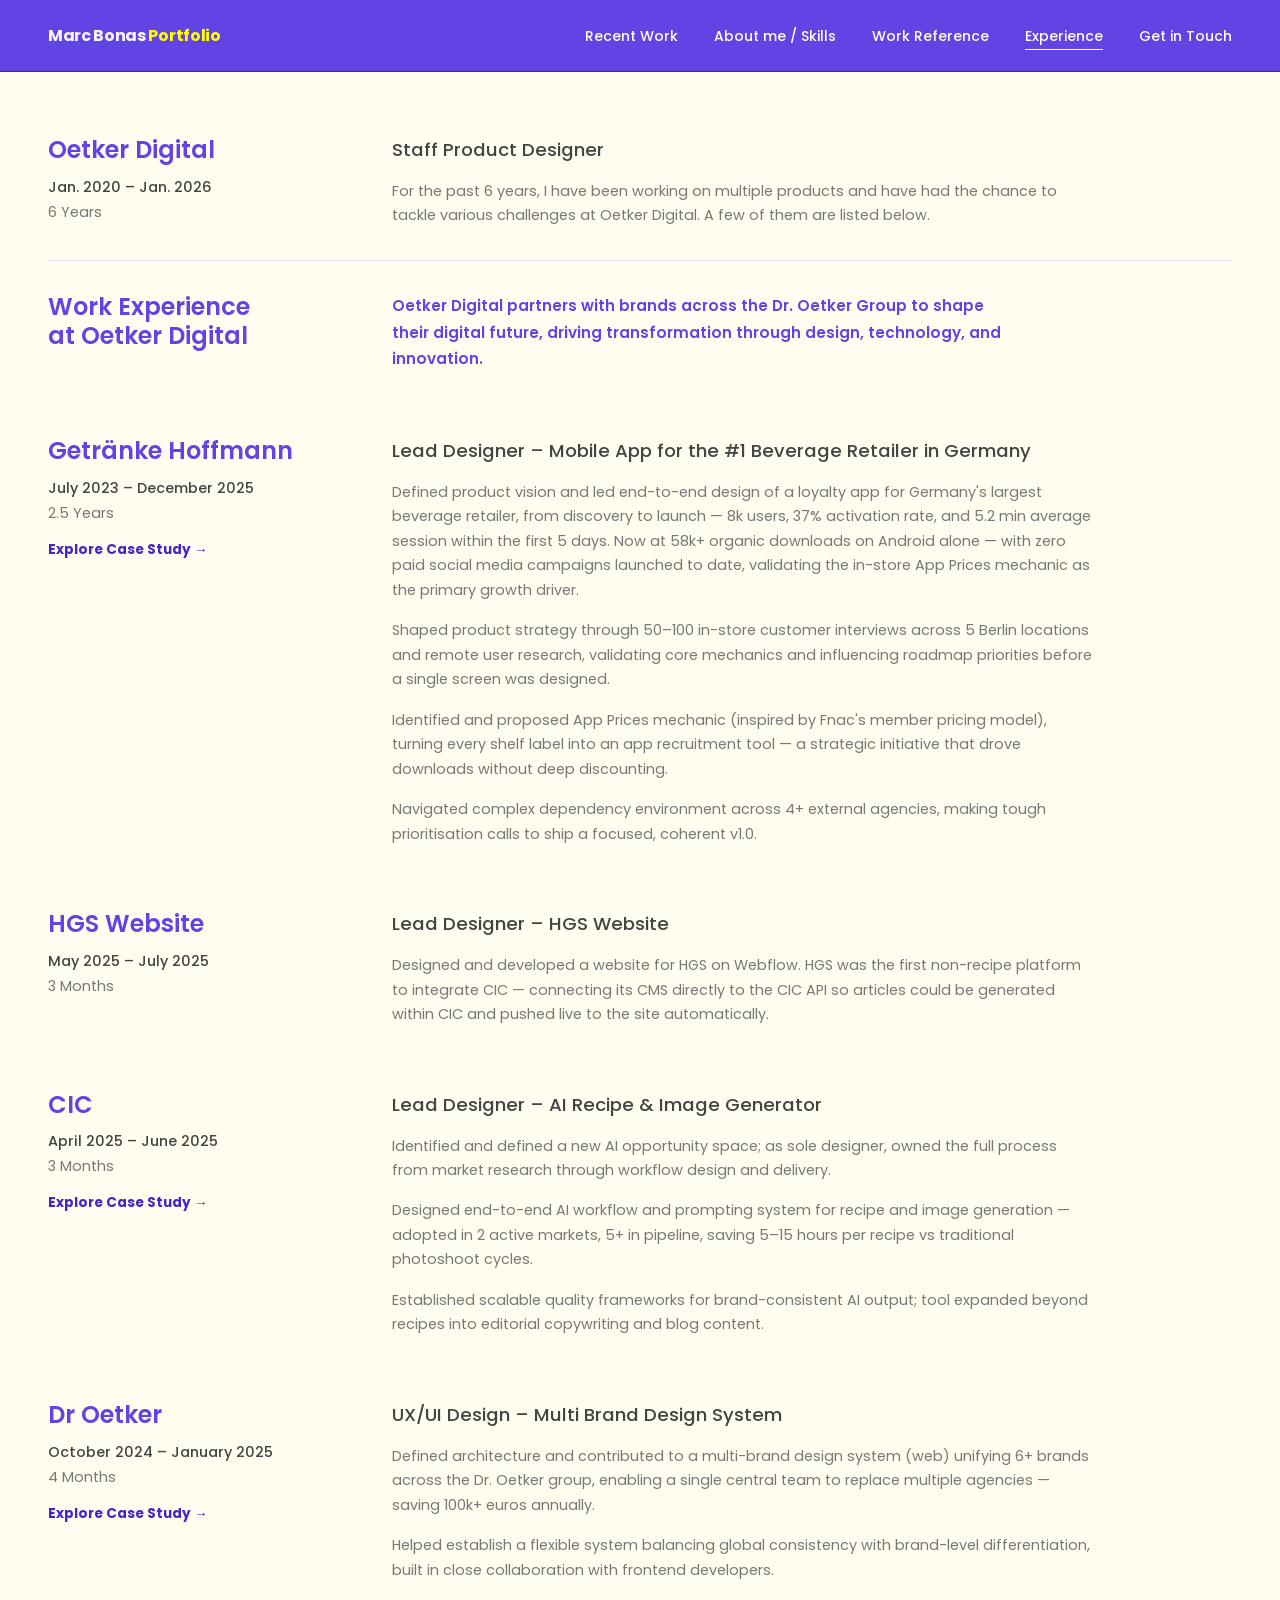
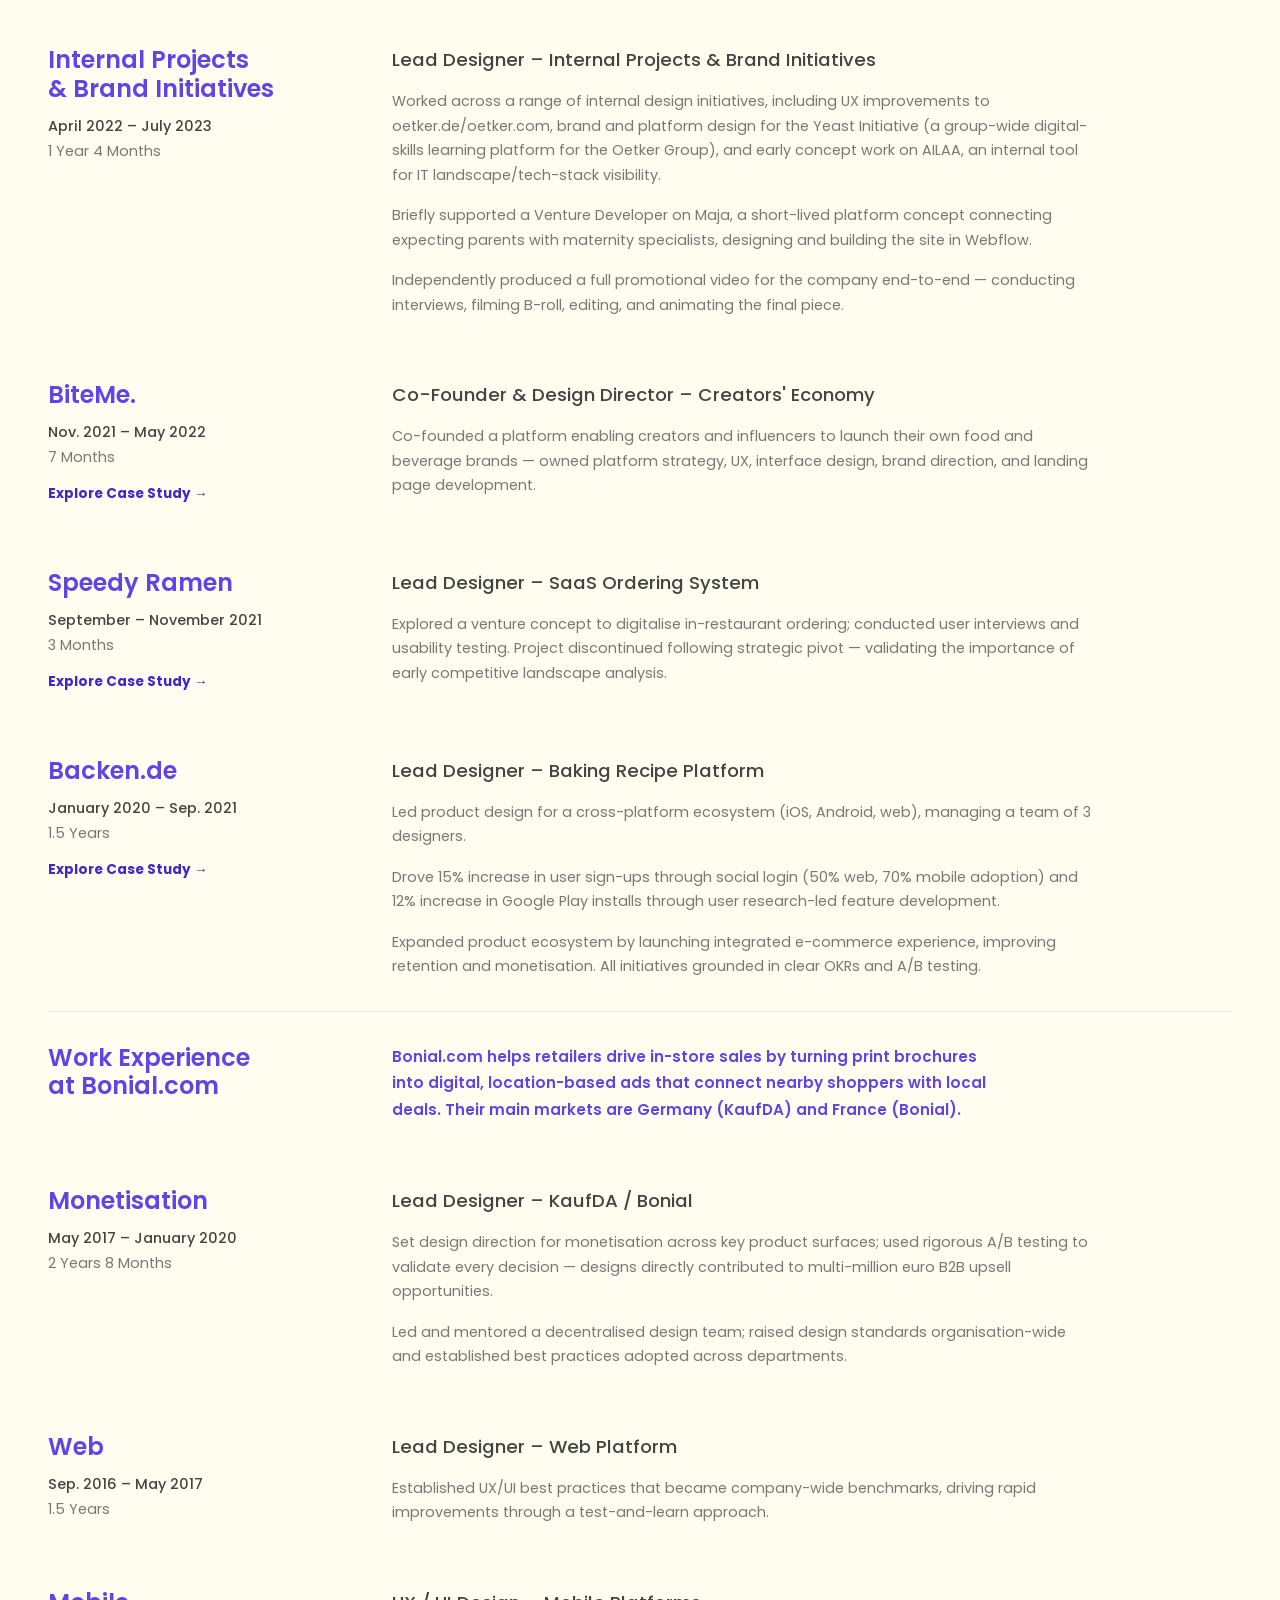
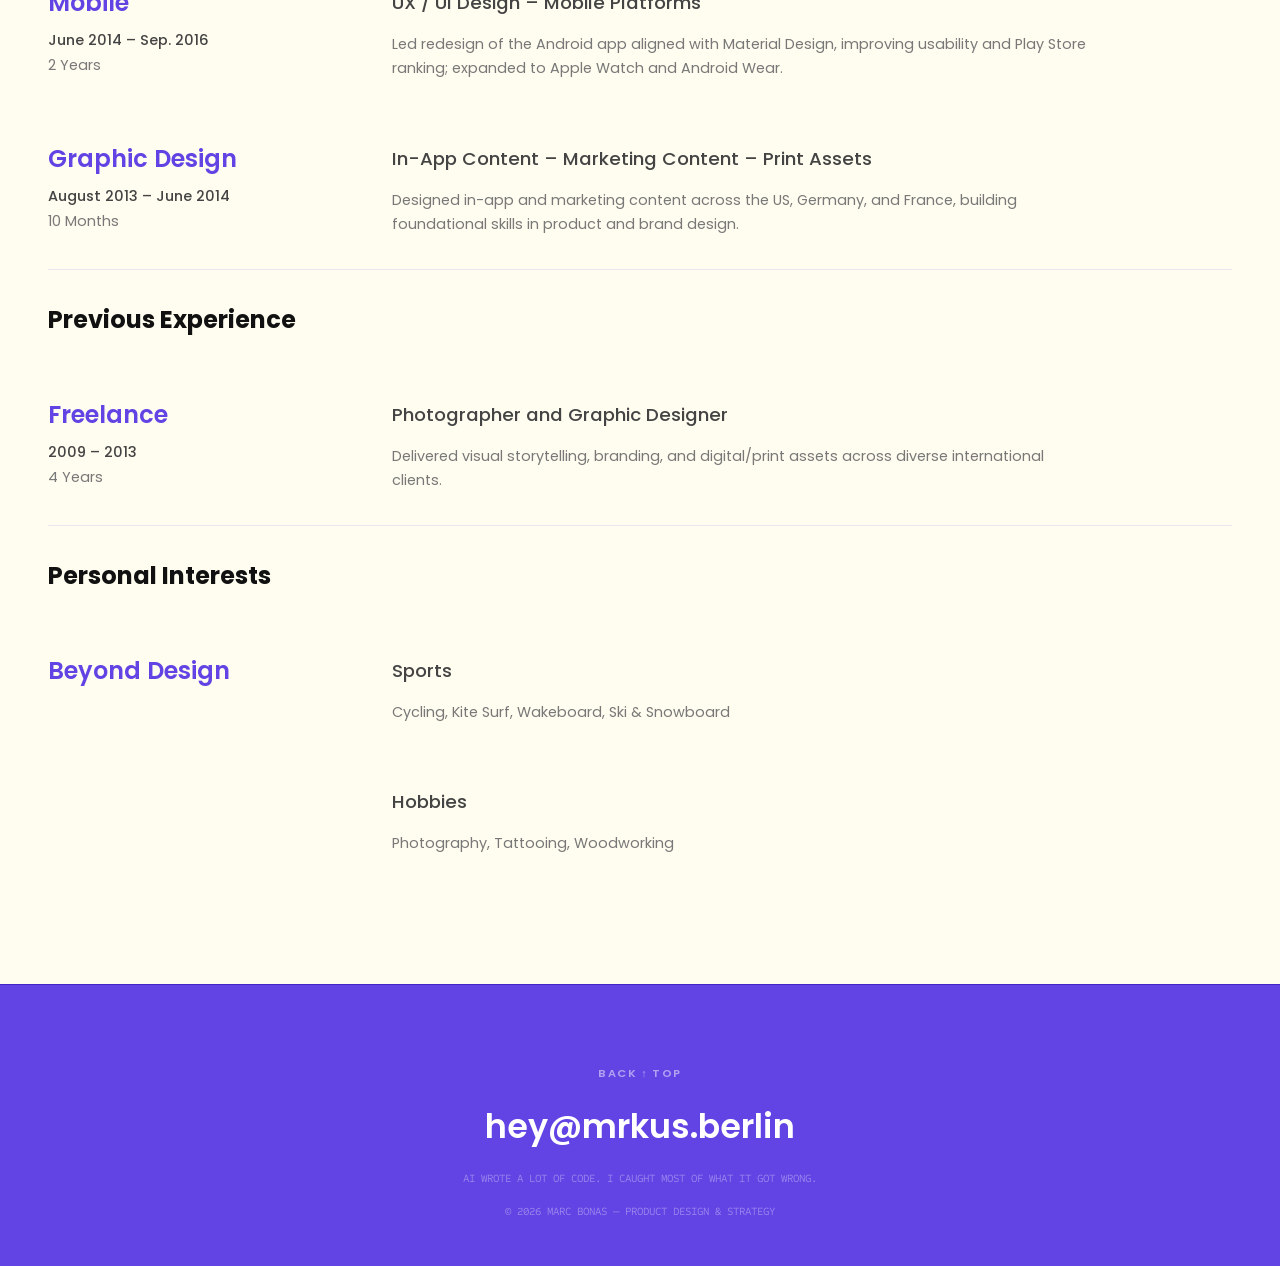
<file: cv.html>
<!DOCTYPE html>
<html lang="en">
<head>
  <meta charset="UTF-8">
  <meta name="viewport" content="width=device-width, initial-scale=1.0">
  <title>Marc Bonas — Experience</title>
  <link rel="icon" type="image/svg+xml" href="assets/favicon.svg">
  <meta name="description" content="Marc Bonas's product design experience — roles, projects, and toolkit across end-to-end ownership, growth design, and design systems.">
  <meta property="og:type" content="website">
  <meta property="og:url" content="https://mrkus.berlin/cv.html">
  <meta property="og:title" content="Marc Bonas — Experience">
  <meta property="og:description" content="Marc Bonas's product design experience — roles, projects, and toolkit across end-to-end ownership, growth design, and design systems.">
  <meta property="og:image" content="https://mrkus.berlin/assets/og-image.jpg">
  <meta property="og:site_name" content="Marc Bonas Portfolio">
  <meta property="og:image:width" content="1200">
  <meta property="og:image:height" content="630">
  <meta property="og:image:type" content="image/jpeg">
  <meta name="twitter:card" content="summary_large_image">
  <meta name="twitter:title" content="Marc Bonas — Experience">
  <meta name="twitter:description" content="Marc Bonas's product design experience — roles, projects, and toolkit across end-to-end ownership, growth design, and design systems.">
  <meta name="twitter:image" content="https://mrkus.berlin/assets/og-image.jpg">
  <link rel="preconnect" href="https://fonts.googleapis.com">
  <link rel="preconnect" href="https://fonts.gstatic.com" crossorigin>
  <link href="https://fonts.googleapis.com/css2?family=Poppins:ital,wght@0,400;0,500;0,600;0,700;0,800;0,900;1,700&family=Sometype+Mono:ital,wght@0,400;0,500;0,600;0,700;1,400&display=swap" rel="stylesheet">
  <link rel="stylesheet" href="css/style.css">
</head>
<body>

  <!-- NAVBAR -->
  <nav class="navbar">
    <a href="index.html" class="logo">Marc Bonas <span class="logo-accent">Portfolio</span></a>
    <ul class="nav-links">
      <li><a href="index.html#recent-work">Recent Work</a></li>
      <li><a href="about.html">About me / Skills</a></li>
      <li><a href="work-reference.html">Work Reference</a></li>
      <li><a href="cv.html">Experience</a></li>
      <li><a href="mailto:hey@mrkus.berlin">Get in Touch</a></li>
    </ul>
    <button class="hamburger" aria-label="Toggle menu">
      <span></span><span></span><span></span>
    </button>
  </nav>

  <!-- CV BODY -->
  <section class="cv-body">
    <div class="cv-inner">

      <div class="cv-section fade-up divider">
        <div class="cv-left">
          <h2>Oetker Digital</h2>
          <p class="period">Jan. 2020 – Jan. 2026</p>
          <p class="duration">6 Years</p>
        </div>
        <div class="cv-right">
          <h3>Staff Product Designer</h3>
          <p>For the past 6 years, I have been working on multiple products and have had the chance to tackle various challenges at Oetker Digital. A few of them are listed below.</p>
        </div>
      </div>

      <!-- OETKER DIGITAL INTRO -->
      <div class="cv-section fade-up">
        <div class="cv-left">
          <h2>Work Experience<br>at Oetker Digital</h2>
        </div>
        <div class="cv-right">
          <p class="role-intro">Oetker Digital partners with brands across the Dr. Oetker Group to shape their digital future, driving transformation through design, technology, and innovation.</p>
        </div>
      </div>

      <!-- GETRÄNKE HOFFMANN -->
      <div class="cv-section fade-up">
        <div class="cv-left">
          <h2>Getränke Hoffmann</h2>
          <p class="period">July 2023 – December 2025</p>
          <p class="duration">2.5 Years</p>
          <a href="work/gh-go.html" class="explore-link">Explore Case Study →</a>
        </div>
        <div class="cv-right">
          <h3>Lead Designer – Mobile App for the #1 Beverage Retailer in Germany</h3>
          <p>Defined product vision and led end-to-end design of a loyalty app for Germany's largest beverage retailer, from discovery to launch — 8k users, 37% activation rate, and 5.2 min average session within the first 5 days. Now at 58k+ organic downloads on Android alone — with zero paid social media campaigns launched to date, validating the in-store App Prices mechanic as the primary growth driver.</p>
          <p>Shaped product strategy through 50–100 in-store customer interviews across 5 Berlin locations and remote user research, validating core mechanics and influencing roadmap priorities before a single screen was designed.</p>
          <p>Identified and proposed App Prices mechanic (inspired by Fnac's member pricing model), turning every shelf label into an app recruitment tool — a strategic initiative that drove downloads without deep discounting.</p>
          <p>Navigated complex dependency environment across 4+ external agencies, making tough prioritisation calls to ship a focused, coherent v1.0.</p>
        </div>
      </div>

      <!-- HGS WEBSITE -->
      <div class="cv-section fade-up">
        <div class="cv-left">
          <h2>HGS Website</h2>
          <p class="period">May 2025 – July 2025</p>
          <p class="duration">3 Months</p>
        </div>
        <div class="cv-right">
          <h3>Lead Designer – HGS Website</h3>
          <p>Designed and developed a website for HGS on Webflow. HGS was the first non-recipe platform to integrate CIC — connecting its CMS directly to the CIC API so articles could be generated within CIC and pushed live to the site automatically.</p>
        </div>
      </div>

      <!-- CIC -->
      <div class="cv-section fade-up">
        <div class="cv-left">
          <h2>CIC</h2>
          <p class="period">April 2025 – June 2025</p>
          <p class="duration">3 Months</p>
          <a href="work/cic.html" class="explore-link">Explore Case Study →</a>
        </div>
        <div class="cv-right">
          <h3>Lead Designer – AI Recipe & Image Generator</h3>
          <p>Identified and defined a new AI opportunity space; as sole designer, owned the full process from market research through workflow design and delivery.</p>
          <p>Designed end-to-end AI workflow and prompting system for recipe and image generation — adopted in 2 active markets, 5+ in pipeline, saving 5–15 hours per recipe vs traditional photoshoot cycles.</p>
          <p>Established scalable quality frameworks for brand-consistent AI output; tool expanded beyond recipes into editorial copywriting and blog content.</p>
        </div>
      </div>

      <!-- DR OETKER -->
      <div class="cv-section fade-up">
        <div class="cv-left">
          <h2>Dr Oetker</h2>
          <p class="period">October 2024 – January 2025</p>
          <p class="duration">4 Months</p>
          <a href="work/design-system.html" class="explore-link">Explore Case Study →</a>
        </div>
        <div class="cv-right">
          <h3>UX/UI Design – Multi Brand Design System</h3>
          <p>Defined architecture and contributed to a multi-brand design system (web) unifying 6+ brands across the Dr. Oetker group, enabling a single central team to replace multiple agencies — saving 100k+ euros annually.</p>
          <p>Helped establish a flexible system balancing global consistency with brand-level differentiation, built in close collaboration with frontend developers.</p>
        </div>
      </div>

      <!-- INTERNAL PROJECTS & BRAND INITIATIVES -->
      <div class="cv-section fade-up">
        <div class="cv-left">
          <h2>Internal Projects<br>&amp; Brand Initiatives</h2>
          <p class="period">April 2022 – July 2023</p>
          <p class="duration">1 Year 4 Months</p>
        </div>
        <div class="cv-right">
          <h3>Lead Designer – Internal Projects &amp; Brand Initiatives</h3>
          <p>Worked across a range of internal design initiatives, including UX improvements to oetker.de/oetker.com, brand and platform design for the Yeast Initiative (a group-wide digital-skills learning platform for the Oetker Group), and early concept work on AILAA, an internal tool for IT landscape/tech-stack visibility.</p>
          <p>Briefly supported a Venture Developer on Maja, a short-lived platform concept connecting expecting parents with maternity specialists, designing and building the site in Webflow.</p>
          <p>Independently produced a full promotional video for the company end-to-end — conducting interviews, filming B-roll, editing, and animating the final piece.</p>
        </div>
      </div>

      <!-- BITEME -->
      <div class="cv-section fade-up">
        <div class="cv-left">
          <h2>BiteMe.</h2>
          <p class="period">Nov. 2021 – May 2022</p>
          <p class="duration">7 Months</p>
          <a href="work/biteme.html" class="explore-link">Explore Case Study →</a>
        </div>
        <div class="cv-right">
          <h3>Co-Founder & Design Director – Creators' Economy</h3>
          <p>Co-founded a platform enabling creators and influencers to launch their own food and beverage brands — owned platform strategy, UX, interface design, brand direction, and landing page development.</p>
        </div>
      </div>

      <!-- SPEEDY RAMEN -->
      <div class="cv-section fade-up">
        <div class="cv-left">
          <h2>Speedy Ramen</h2>
          <p class="period">September – November 2021</p>
          <p class="duration">3 Months</p>
          <a href="work/speedy-ramen.html" class="explore-link">Explore Case Study →</a>
        </div>
        <div class="cv-right">
          <h3>Lead Designer – SaaS Ordering System</h3>
          <p>Explored a venture concept to digitalise in-restaurant ordering; conducted user interviews and usability testing. Project discontinued following strategic pivot — validating the importance of early competitive landscape analysis.</p>
        </div>
      </div>

      <!-- BACKEN.DE -->
      <div class="cv-section fade-up divider">
        <div class="cv-left">
          <h2>Backen.de</h2>
          <p class="period">January 2020 – Sep. 2021</p>
          <p class="duration">1.5 Years</p>
          <a href="work/backende.html" class="explore-link">Explore Case Study →</a>
        </div>
        <div class="cv-right">
          <h3>Lead Designer – Baking Recipe Platform</h3>
          <p>Led product design for a cross-platform ecosystem (iOS, Android, web), managing a team of 3 designers.</p>
          <p>Drove 15% increase in user sign-ups through social login (50% web, 70% mobile adoption) and 12% increase in Google Play installs through user research-led feature development.</p>
          <p>Expanded product ecosystem by launching integrated e-commerce experience, improving retention and monetisation. All initiatives grounded in clear OKRs and A/B testing.</p>
        </div>
      </div>

      <!-- BONIAL.COM INTRO -->
      <div class="cv-section fade-up">
        <div class="cv-left">
          <h2>Work Experience<br>at Bonial.com</h2>
        </div>
        <div class="cv-right">
          <p class="role-intro">Bonial.com helps retailers drive in-store sales by turning print brochures into digital, location-based ads that connect nearby shoppers with local deals. Their main markets are Germany (KaufDA) and France (Bonial).</p>
        </div>
      </div>

      <!-- BONIAL: MONETISATION -->
      <div class="cv-section fade-up">
        <div class="cv-left">
          <h2>Monetisation</h2>
          <p class="period">May 2017 – January 2020</p>
          <p class="duration">2 Years 8 Months</p>
        </div>
        <div class="cv-right">
          <h3>Lead Designer – KaufDA / Bonial</h3>
          <p>Set design direction for monetisation across key product surfaces; used rigorous A/B testing to validate every decision — designs directly contributed to multi-million euro B2B upsell opportunities.</p>
          <p>Led and mentored a decentralised design team; raised design standards organisation-wide and established best practices adopted across departments.</p>
        </div>
      </div>

      <!-- BONIAL: WEB -->
      <div class="cv-section fade-up">
        <div class="cv-left">
          <h2>Web</h2>
          <p class="period">Sep. 2016 – May 2017</p>
          <p class="duration">1.5 Years</p>
        </div>
        <div class="cv-right">
          <h3>Lead Designer – Web Platform</h3>
          <p>Established UX/UI best practices that became company-wide benchmarks, driving rapid improvements through a test-and-learn approach.</p>
        </div>
      </div>

      <!-- BONIAL: MOBILE -->
      <div class="cv-section fade-up">
        <div class="cv-left">
          <h2>Mobile</h2>
          <p class="period">June 2014 – Sep. 2016</p>
          <p class="duration">2 Years</p>
        </div>
        <div class="cv-right">
          <h3>UX / UI Design – Mobile Platforms</h3>
          <p>Led redesign of the Android app aligned with Material Design, improving usability and Play Store ranking; expanded to Apple Watch and Android Wear.</p>
        </div>
      </div>

      <!-- BONIAL: GRAPHIC DESIGN -->
      <div class="cv-section fade-up divider">
        <div class="cv-left">
          <h2>Graphic Design</h2>
          <p class="period">August 2013 – June 2014</p>
          <p class="duration">10 Months</p>
        </div>
        <div class="cv-right">
          <h3>In-App Content – Marketing Content – Print Assets</h3>
          <p>Designed in-app and marketing content across the US, Germany, and France, building foundational skills in product and brand design.</p>
        </div>
      </div>

      <!-- PREVIOUS EXPERIENCE -->
      <div class="cv-section fade-up">
        <h2>Previous Experience</h2>
      </div>
      <div class="cv-section fade-up divider">
        <div class="cv-left">
          <h2>Freelance</h2>
          <p class="period">2009 – 2013</p>
          <p class="duration">4 Years</p>
        </div>
        <div class="cv-right">
          <h3>Photographer and Graphic Designer</h3>
          <p>Delivered visual storytelling, branding, and digital/print assets across diverse international clients.</p>
        </div>
      </div>

      <!-- PERSONAL INTERESTS -->
      <div class="cv-section fade-up">
        <h2>Personal Interests</h2>
      </div>
      <div class="cv-section fade-up">
        <div class="cv-left">
          <h2>Beyond Design</h2>
        </div>
        <div class="cv-right">
          <h3>Sports</h3>
          <p>Cycling, Kite Surf, Wakeboard, Ski &amp; Snowboard</p>
        </div>
      </div>
      <div class="cv-section fade-up">
        <div class="cv-left"></div>
        <div class="cv-right">
          <h3>Hobbies</h3>
          <p>Photography, Tattooing, Woodworking</p>
        </div>
      </div>

    </div>
  </section>

  <!-- FOOTER -->
  <footer class="footer">
    <a href="#top" class="back-top">BACK ↑ TOP</a>
    <a href="mailto:hey@mrkus.berlin" class="footer-email">hey@mrkus.berlin</a>
    <a href="work/portfolio-ai.html" class="footer-quote">AI wrote a lot of code. I caught most of what it got wrong.</a>
    <p class="footer-copy">© 2026 Marc Bonas — Product Design & Strategy</p>
  </footer>

  <script src="js/main.js"></script>
</body>
</html>
</file>
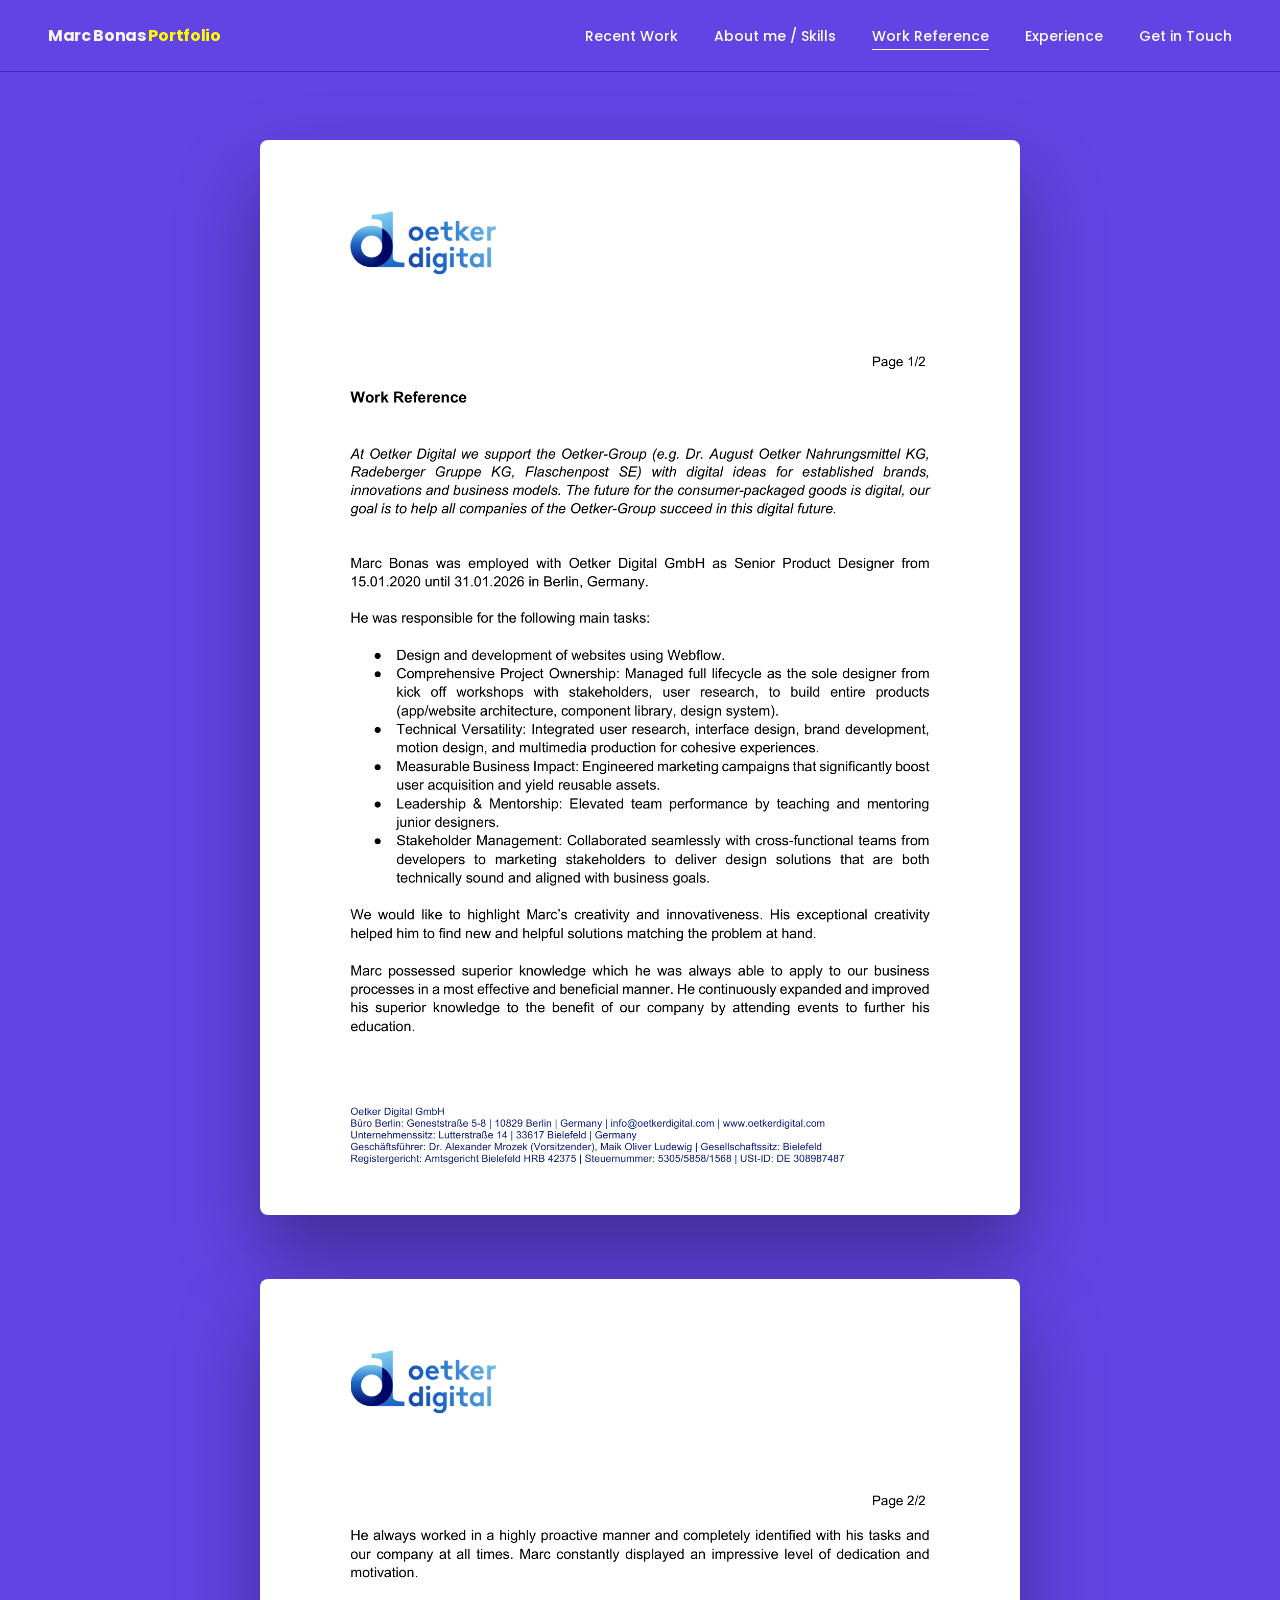
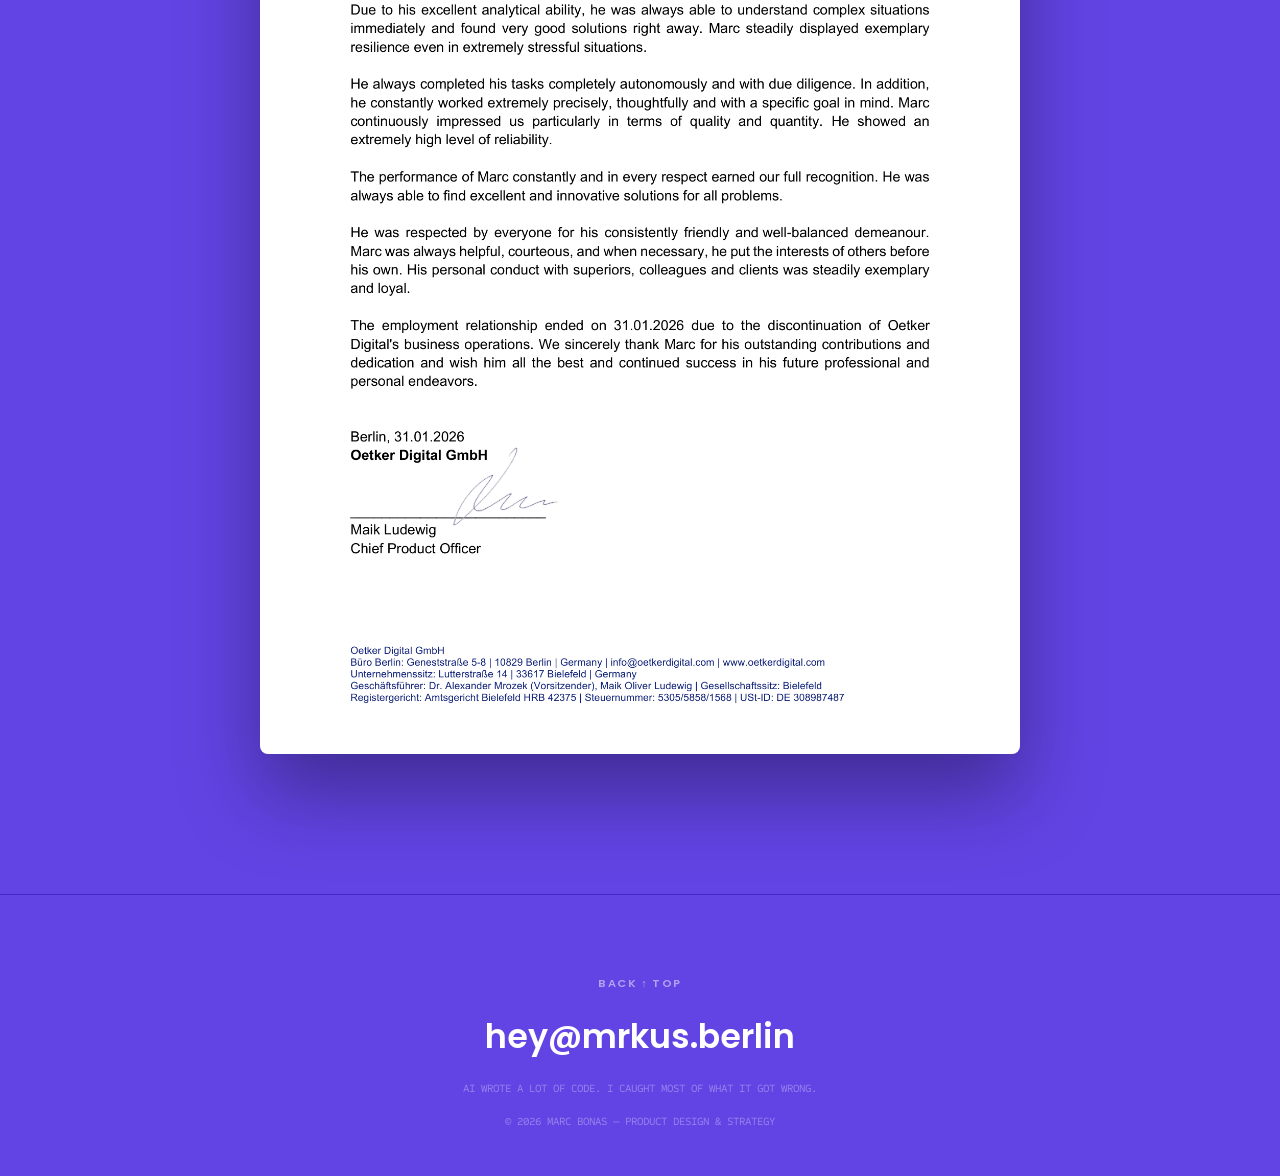
<file: work-reference.html>
<!DOCTYPE html>
<html lang="en">
<head>
  <meta charset="UTF-8">
  <meta name="viewport" content="width=device-width, initial-scale=1.0">
  <title>Marc Bonas — Work Reference</title>
  <link rel="icon" type="image/svg+xml" href="assets/favicon.svg">
  <meta name="description" content="Letters of reference for Marc Bonas, product designer — direct accounts of working together from past colleagues and stakeholders.">
  <meta property="og:type" content="website">
  <meta property="og:url" content="https://mrkus.berlin/work-reference.html">
  <meta property="og:title" content="Marc Bonas — Work Reference">
  <meta property="og:description" content="Letters of reference for Marc Bonas, product designer — direct accounts of working together from past colleagues and stakeholders.">
  <meta property="og:image" content="https://mrkus.berlin/assets/og-image.jpg">
  <meta property="og:site_name" content="Marc Bonas Portfolio">
  <meta property="og:image:width" content="1200">
  <meta property="og:image:height" content="630">
  <meta property="og:image:type" content="image/jpeg">
  <meta name="twitter:card" content="summary_large_image">
  <meta name="twitter:title" content="Marc Bonas — Work Reference">
  <meta name="twitter:description" content="Letters of reference for Marc Bonas, product designer — direct accounts of working together from past colleagues and stakeholders.">
  <meta name="twitter:image" content="https://mrkus.berlin/assets/og-image.jpg">
  <link rel="preconnect" href="https://fonts.googleapis.com">
  <link rel="preconnect" href="https://fonts.gstatic.com" crossorigin>
  <link href="https://fonts.googleapis.com/css2?family=Poppins:ital,wght@0,400;0,500;0,600;0,700;0,800;0,900;1,700&family=Sometype+Mono:ital,wght@0,400;0,500;0,600;0,700;1,400&display=swap" rel="stylesheet">
  <link rel="stylesheet" href="css/style.css">
</head>
<body>

  <!-- NAVBAR -->
  <nav class="navbar">
    <a href="index.html" class="logo">Marc Bonas <span class="logo-accent">Portfolio</span></a>
    <ul class="nav-links">
      <li><a href="index.html#recent-work">Recent Work</a></li>
      <li><a href="about.html">About me / Skills</a></li>
      <li><a href="work-reference.html">Work Reference</a></li>
      <li><a href="cv.html">Experience</a></li>
      <li><a href="mailto:hey@mrkus.berlin">Get in Touch</a></li>
    </ul>
    <button class="hamburger" aria-label="Toggle menu">
      <span></span><span></span><span></span>
    </button>
  </nav>

  <!-- WORK REFERENCE -->
  <section class="wr-section">
    <img class="wr-page fade-up" src="assets/work-reference/page1.png" alt="Work reference letter, page 1">
    <img class="wr-page fade-up" src="assets/work-reference/page2.png" alt="Work reference letter, page 2">
  </section>

  <!-- FOOTER -->
  <footer class="footer">
    <a href="#top" class="back-top">BACK ↑ TOP</a>
    <a href="mailto:hey@mrkus.berlin" class="footer-email">hey@mrkus.berlin</a>
    <a href="work/portfolio-ai.html" class="footer-quote">AI wrote a lot of code. I caught most of what it got wrong.</a>
    <p class="footer-copy">© 2026 Marc Bonas — Product Design & Strategy</p>
  </footer>

  <script src="js/main.js"></script>
</body>
</html>
</file>
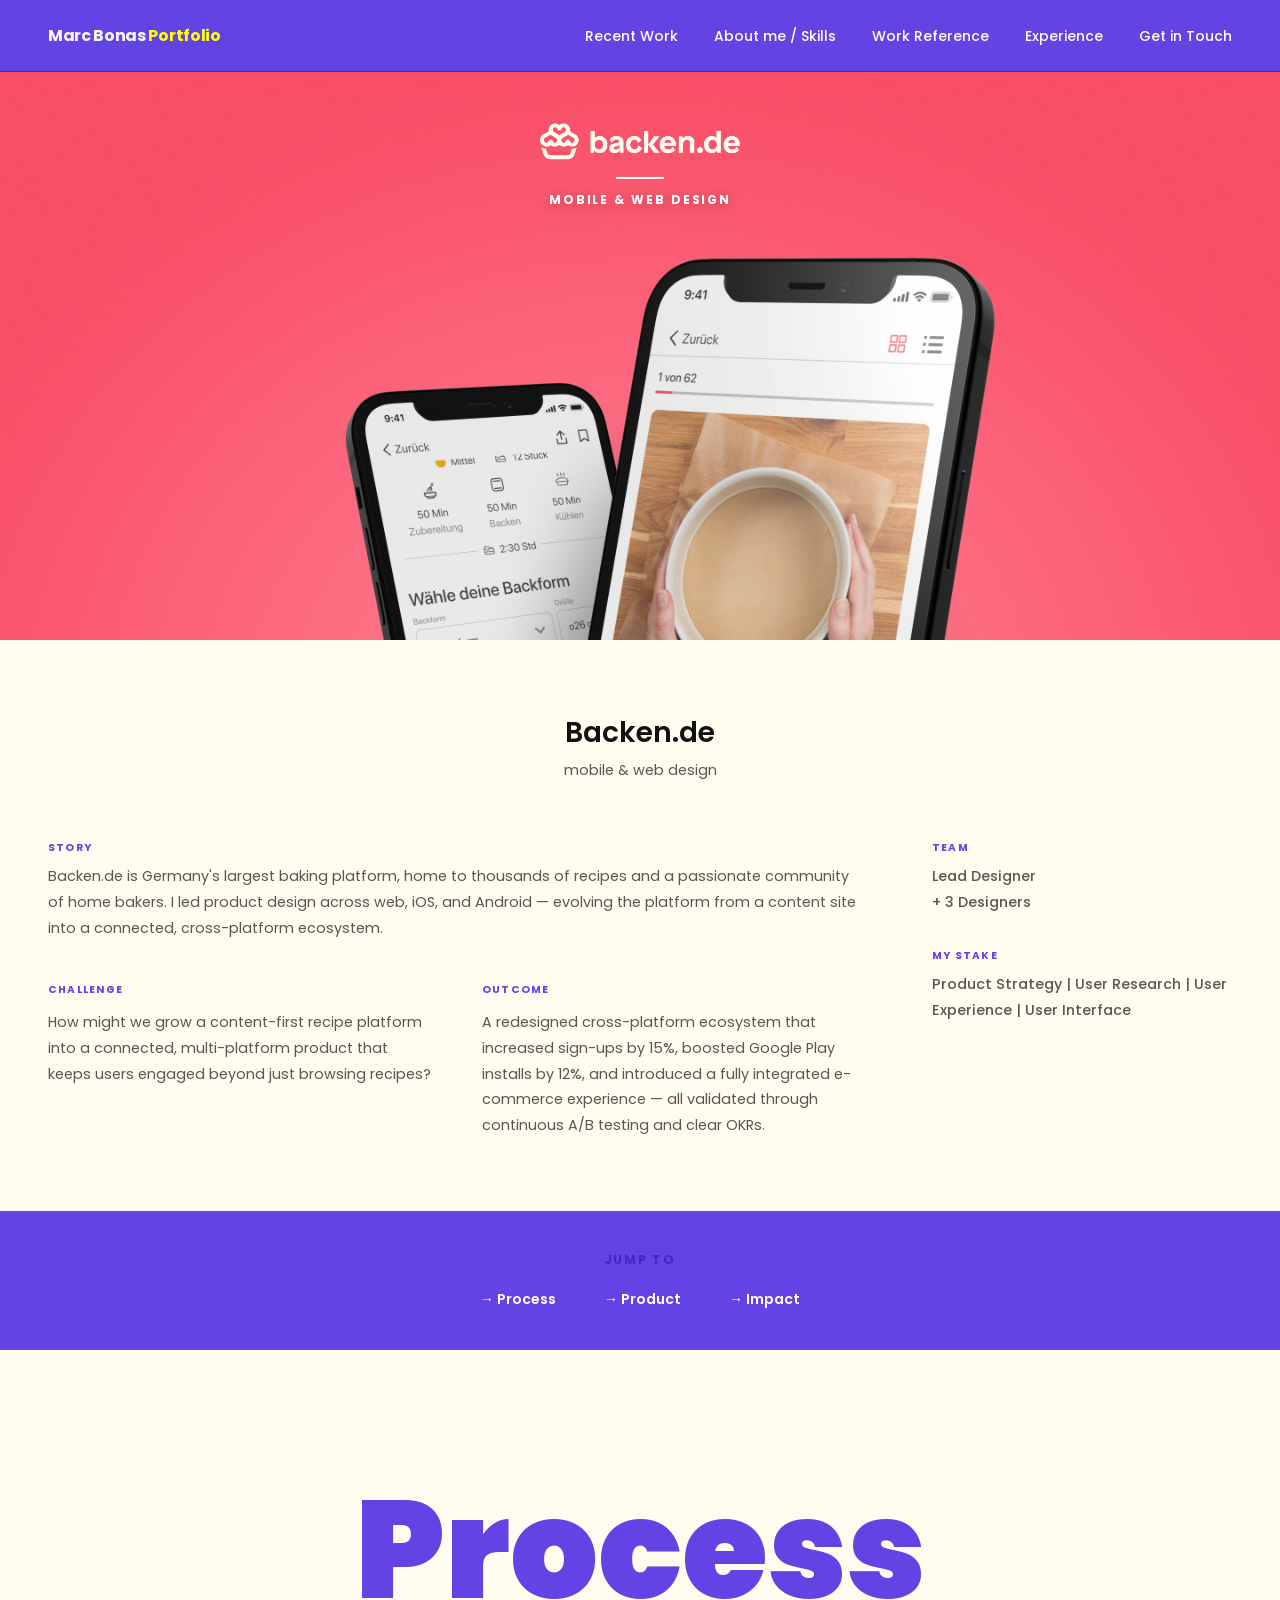
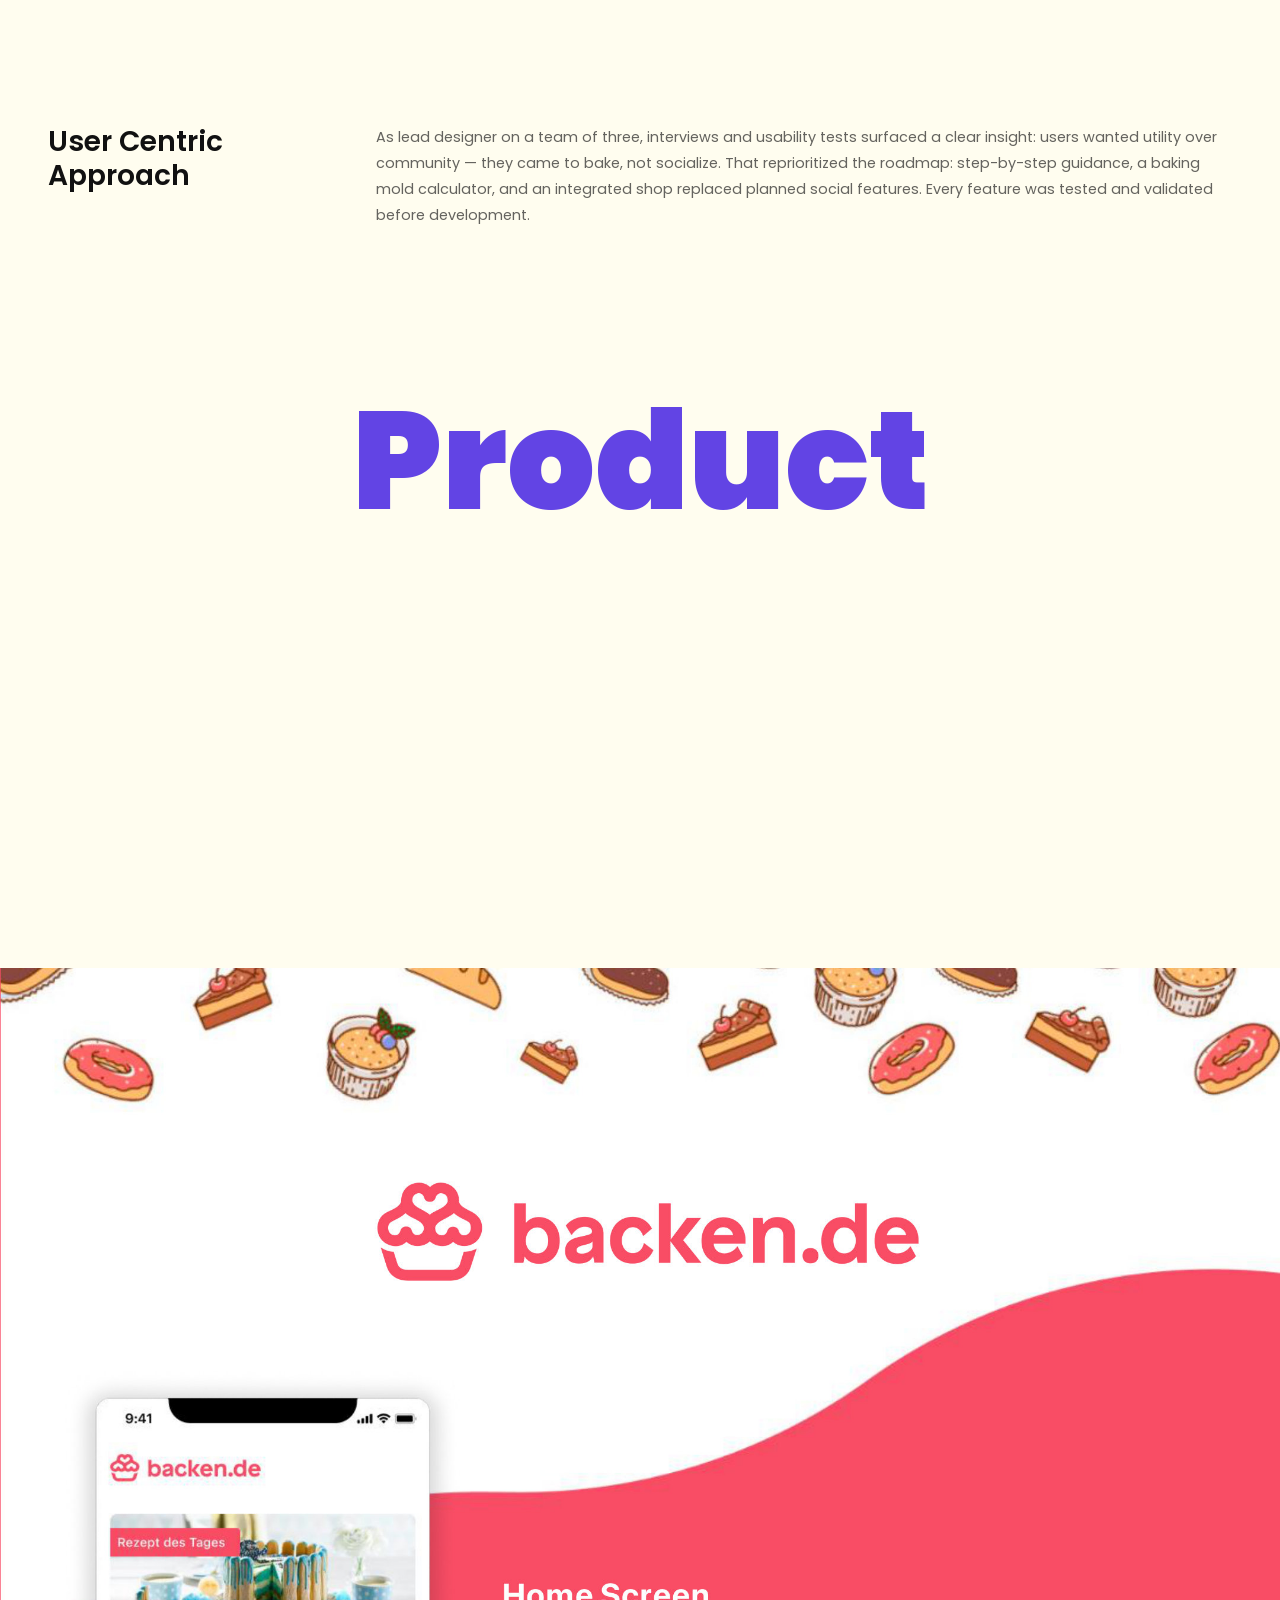
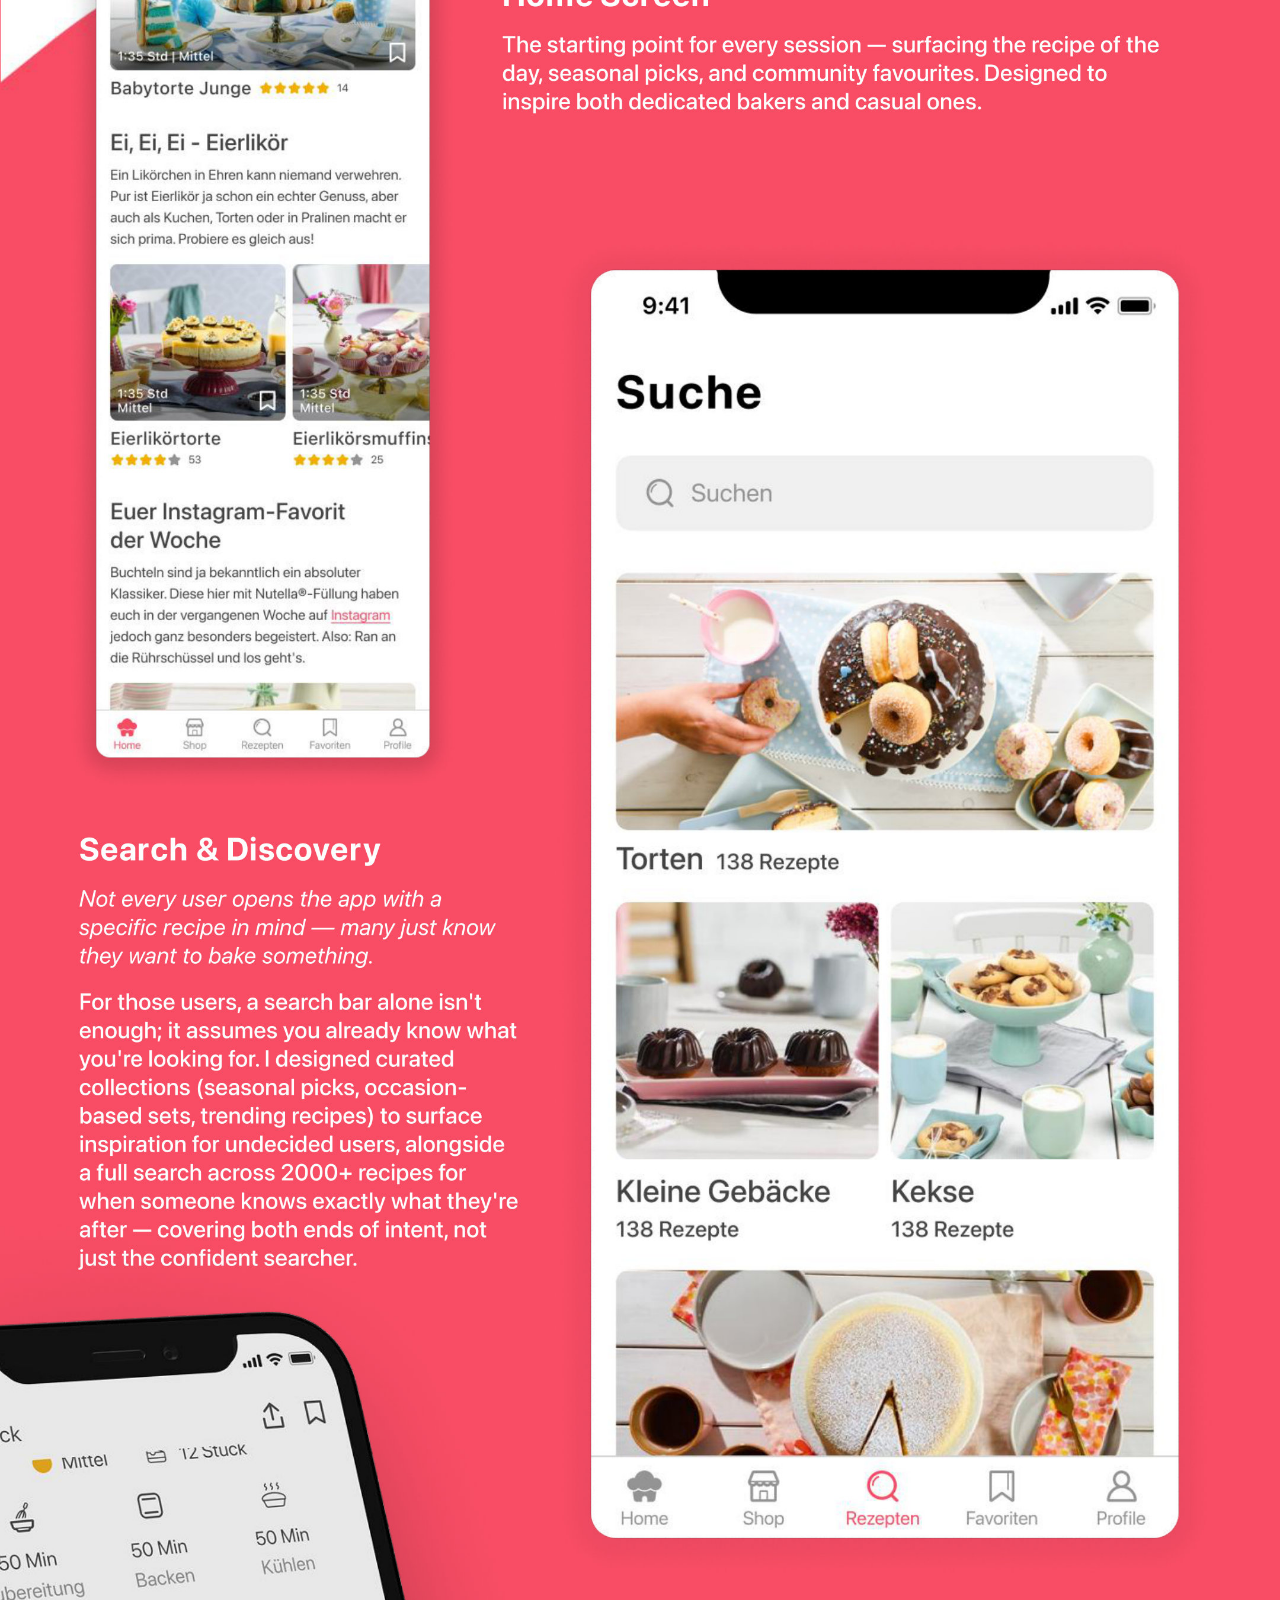
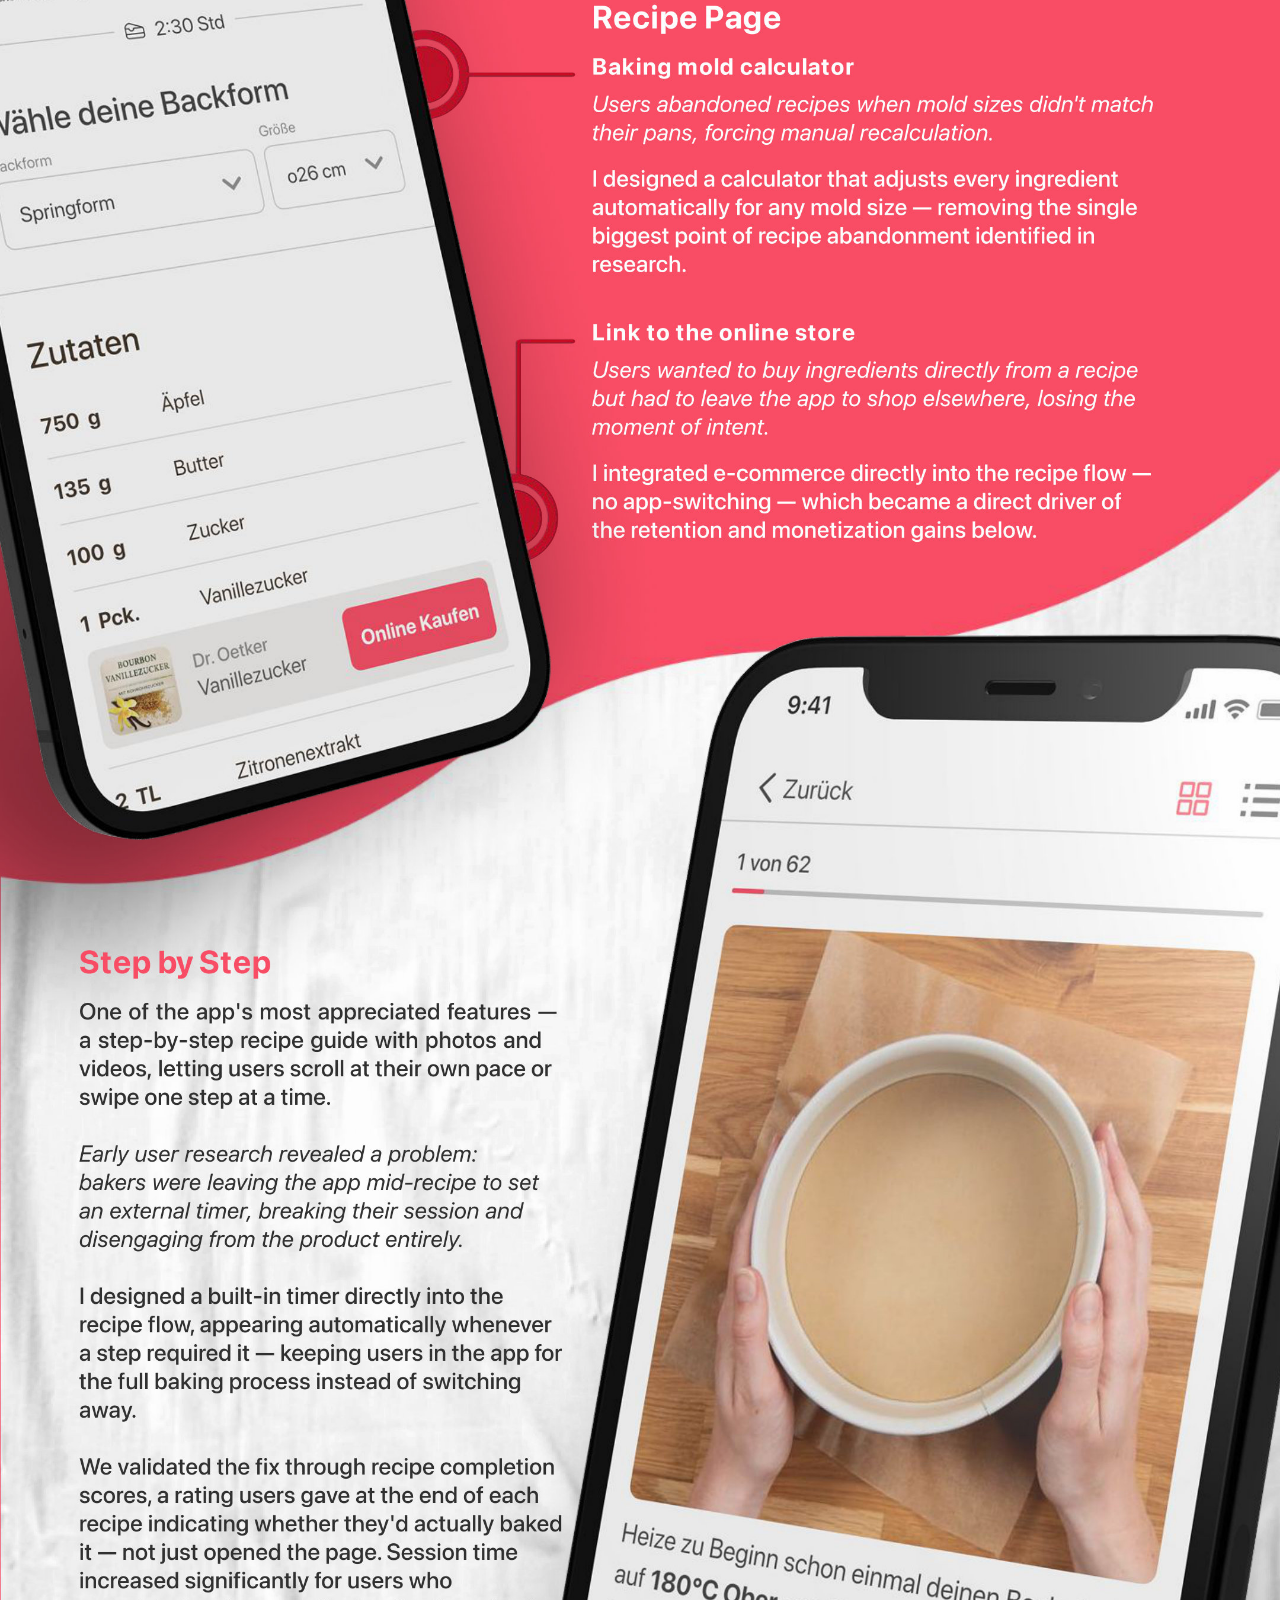
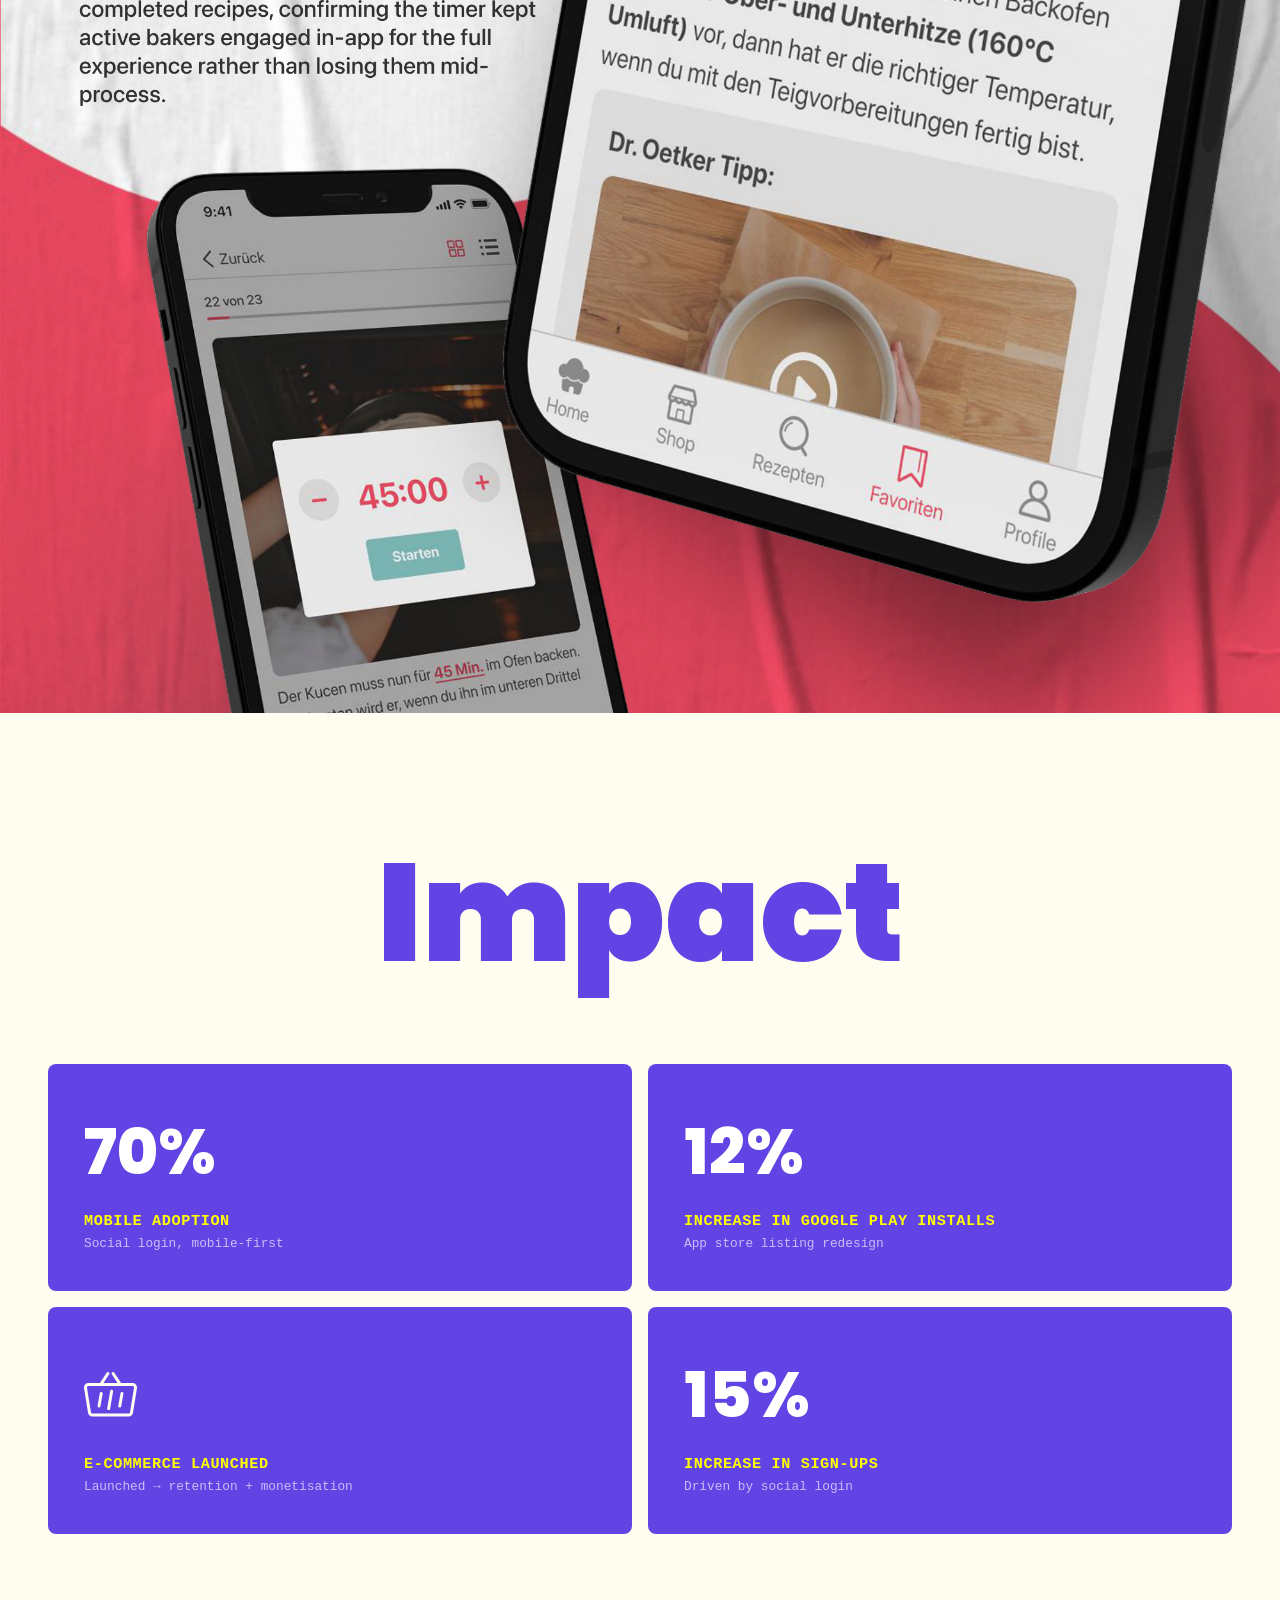
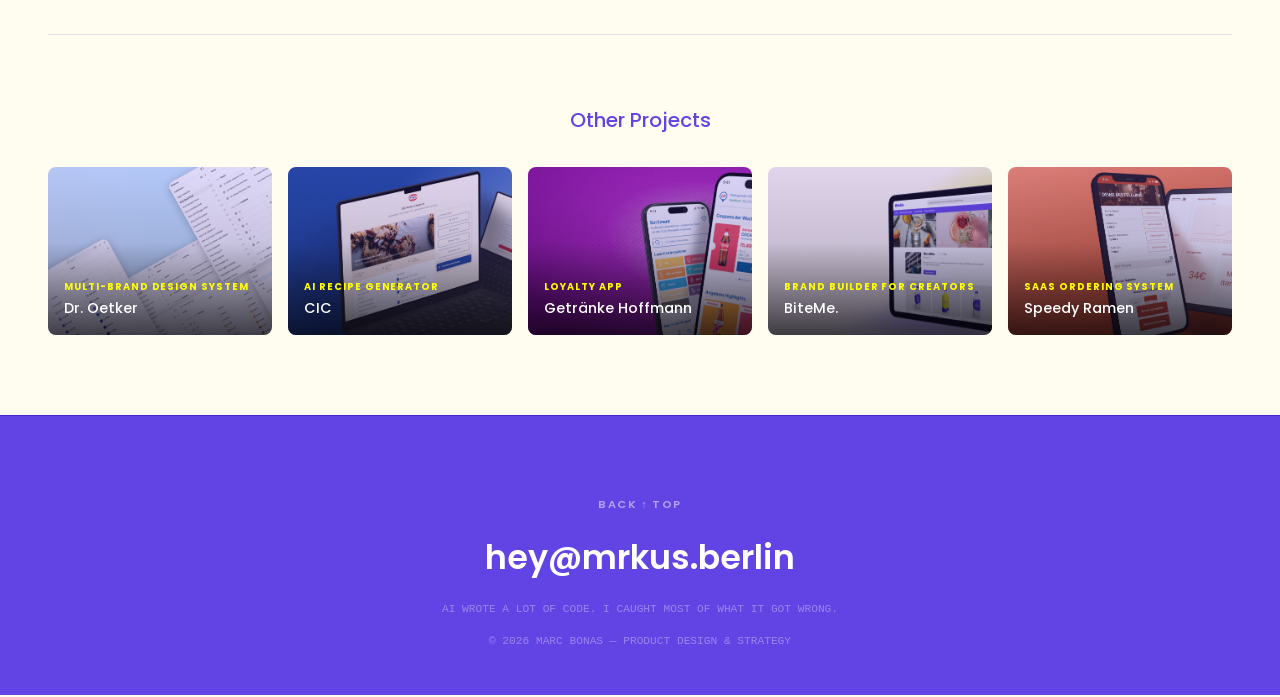
<file: work/backende.html>
<!DOCTYPE html>
<html lang="en">
<head>
  <meta charset="UTF-8">
  <meta name="viewport" content="width=device-width, initial-scale=1.0">
  <title>Backen.de — Recipe Platform | Marc Bonas</title>
  <link rel="icon" type="image/svg+xml" href="../assets/favicon.svg">
  <meta name="description" content="Case study: evolving Backen.de, Germany's largest baking platform, into a connected cross-platform ecosystem across web, iOS, and Android.">
  <meta property="og:type" content="website">
  <meta property="og:url" content="https://mrkus.berlin/work/backende.html">
  <meta property="og:title" content="Backen.de — Recipe Platform | Marc Bonas">
  <meta property="og:description" content="Case study: evolving Backen.de, Germany's largest baking platform, into a connected cross-platform ecosystem across web, iOS, and Android.">
  <meta property="og:image" content="https://mrkus.berlin/assets/og-image.jpg">
  <meta property="og:site_name" content="Marc Bonas Portfolio">
  <meta property="og:image:width" content="1200">
  <meta property="og:image:height" content="630">
  <meta property="og:image:type" content="image/jpeg">
  <meta name="twitter:card" content="summary_large_image">
  <meta name="twitter:title" content="Backen.de — Recipe Platform | Marc Bonas">
  <meta name="twitter:description" content="Case study: evolving Backen.de, Germany's largest baking platform, into a connected cross-platform ecosystem across web, iOS, and Android.">
  <meta name="twitter:image" content="https://mrkus.berlin/assets/og-image.jpg">
  <link rel="preconnect" href="https://fonts.googleapis.com">
  <link rel="preconnect" href="https://fonts.gstatic.com" crossorigin>
  <link href="https://fonts.googleapis.com/css2?family=Poppins:ital,wght@0,400;0,500;0,600;0,700;0,800;0,900;1,700&display=swap" rel="stylesheet">
  <link rel="stylesheet" href="../css/style.css">
</head>
<body>

  <!-- NAVBAR -->
  <nav class="navbar">
    <a href="../index.html" class="logo">Marc Bonas <span class="logo-accent">Portfolio</span></a>
    <ul class="nav-links">
      <li><a href="../index.html#recent-work">Recent Work</a></li>
      <li><a href="../about.html">About me / Skills</a></li>
      <li><a href="../work-reference.html">Work Reference</a></li>
      <li><a href="../cv.html">Experience</a></li>
      <li><a href="mailto:hey@mrkus.berlin">Get in Touch</a></li>
    </ul>
    <button class="hamburger" aria-label="Toggle menu">
      <span></span><span></span><span></span>
    </button>
  </nav>

  <!-- HERO: full-bleed image, text overlaid -->
  <section class="cs-hero">
    <img class="cs-hero-bg" src="../assets/case-studies/backen/hero.png" alt="Backen.de product mockup">
    <div class="cs-hero-content">
      <img class="cs-hero-logo-img" src="../assets/case-studies/backen/logo.png" alt="Backen.de">
      <div class="cs-hero-divider"></div>
      <span class="cs-hero-subtitle">Mobile & Web Design</span>
    </div>
  </section>

  <!-- OVERVIEW -->
  <section class="cs-meta">
    <div class="cs-recap">
      <h2 class="cs-recap-title">Backen.de</h2>
      <p class="cs-recap-subtitle">mobile & web design</p>
    </div>
    <div class="cs-meta-inner fade-up">
      <div class="cs-meta-main">
        <div>
          <span class="meta-label">Story</span>
          <p>Backen.de is Germany's largest baking platform, home to thousands of recipes and a passionate community of home bakers. I led product design across web, iOS, and Android — evolving the platform from a content site into a connected, cross-platform ecosystem.</p>
        </div>
        <div class="cs-meta-row cs-challenge">
          <div>
            <h4>Challenge</h4>
            <p>How might we grow a content-first recipe platform into a connected, multi-platform product that keeps users engaged beyond just browsing recipes?</p>
          </div>
          <div>
            <h4>Outcome</h4>
            <p>A redesigned cross-platform ecosystem that increased sign-ups by 15%, boosted Google Play installs by 12%, and introduced a fully integrated e-commerce experience — all validated through continuous A/B testing and clear OKRs.</p>
          </div>
        </div>
      </div>
      <div class="cs-meta-side">
        <div class="cs-meta-block">
          <span class="meta-label">Team</span>
          <p class="meta-val">Lead Designer<br>+ 3 Designers</p>
        </div>
        <div class="cs-meta-block">
          <span class="meta-label">My Stake</span>
          <p class="meta-val">Product Strategy | User Research | User Experience | User Interface</p>
        </div>
      </div>
    </div>
  </section>

  <!-- JUMP NAV -->
  <nav class="cs-jump">
    <span class="cs-jump-label">Jump to</span>
    <div class="cs-jump-links">
      <a href="#process">→ Process</a>
      <a href="#product">→ Product</a>
      <a href="#impact">→ Impact</a>
    </div>
  </nav>

  <!-- PROCESS -->
  <section class="cs-section" id="process">
    <div class="cs-section-inner">
      <h2>Process</h2>
      <div class="cs-feature">
        <div class="cs-role fade-up">
          <h3 class="cs-role-title">User Centric Approach</h3>
          <div class="cs-role-text">
            <p>As lead designer on a team of three, interviews and usability tests surfaced a clear insight: users wanted utility over community — they came to bake, not socialize. That reprioritized the roadmap: step-by-step guidance, a baking mold calculator, and an integrated shop replaced planned social features. Every feature was tested and validated before development.</p>
          </div>
        </div>
      </div>
    </div>
  </section>

  <!-- PRODUCT -->
  <section class="cs-section" id="product">
    <div class="cs-section-inner">
      <h2>Product</h2>
      <div class="cs-feature">
        <div class="cs-role fade-up">
          <h3 class="cs-role-title">Built around what bakers actually need</h3>
          <div class="cs-role-text">
            <p>People bake for all kinds of reasons. Our most dedicated users treat baking as a serious hobby — experimenting with new recipes, perfecting their techniques, and sharing their creations on social media, often tagging baken.de for recognition and friendly competition. Others turn to baking for inspiration, especially around seasonal events, holidays, or special occasions, where every recipe is an opportunity to delight friends and family. No matter the skill level or the occasion, our app offers the right recipes, guidance, and tools to make baking enjoyable and accessible for everyone.</p>
          </div>
        </div>
      </div>
    </div>
  </section>

  <!-- VISUAL CASE STUDY -->
  <div class="cs-visual-case">
    <img class="cs-visual-case-img" src="../assets/case-studies/backen/visual-case-study.jpg" alt="Backen.de visual case study">
  </div>

  <!-- IMPACT -->
  <section class="cs-impact" id="impact">
    <div class="cs-impact-inner">
      <h2>Impact</h2>
      <div class="impact-grid">
        <div class="impact-card fade-up">
          <p class="impact-val">70%</p>
          <p class="impact-label">Mobile Adoption</p>
          <p class="impact-sub">Social login, mobile-first</p>
        </div>
        <div class="impact-card fade-up">
          <p class="impact-val">12%</p>
          <p class="impact-label">Increase in Google Play Installs</p>
          <p class="impact-sub">App store listing redesign</p>
        </div>
        <div class="impact-card fade-up">
          <p class="impact-val"><img class="impact-icon" src="../assets/icons/ecommerce.svg" alt="E-Commerce"></p>
          <p class="impact-label">E-Commerce Launched</p>
          <p class="impact-sub">Launched → retention + monetisation</p>
        </div>
        <div class="impact-card fade-up">
          <p class="impact-val">15%</p>
          <p class="impact-label">Increase in Sign-Ups</p>
          <p class="impact-sub">Driven by social login</p>
        </div>
      </div>
    </div>
  </section>

  <!-- OTHER PROJECTS -->
  <section class="other-projects">
    <div class="other-projects-inner">
      <h3>Other Projects</h3>
      <div class="other-grid">
        <a class="other-card" href="design-system.html">
          <img src="../assets/case-studies/design-system/teaser.png" alt="Dr Oetker & Group Companies">
          <div class="other-overlay">
            <span class="other-cat">Multi-Brand Design System</span>
            <h4 class="other-title">Dr. Oetker</h4>
          </div>
        </a>
        <a class="other-card" href="cic.html">
          <img src="../assets/case-studies/cic/teaser.png" alt="CIC - AI Recipe & Image Generator">
          <div class="other-overlay">
            <span class="other-cat">AI Recipe Generator</span>
            <h4 class="other-title">CIC</h4>
          </div>
        </a>
        <a class="other-card" href="gh-go.html">
          <img src="../assets/case-studies/ghgo/teaser.png" alt="Getränke Hoffmann - Loyalty App">
          <div class="other-overlay">
            <span class="other-cat">Loyalty App</span>
            <h4 class="other-title">Getränke Hoffmann</h4>
          </div>
        </a>
        <a class="other-card" href="biteme.html">
          <img src="../assets/case-studies/biteme/teaser.png" alt="BiteMe.">
          <div class="other-overlay">
            <span class="other-cat">Brand Builder for Creators</span>
            <h4 class="other-title">BiteMe.</h4>
          </div>
        </a>
        <a class="other-card" href="speedy-ramen.html">
          <img src="../assets/case-studies/speedy-ramen/teaser.png" alt="Speedy Ramen">
          <div class="other-overlay">
            <span class="other-cat">SaaS Ordering System</span>
            <h4 class="other-title">Speedy Ramen</h4>
          </div>
        </a>
      </div>
    </div>
  </section>

  <!-- FOOTER -->
  <footer class="footer">
    <a href="#top" class="back-top">BACK ↑ TOP</a>
    <a href="mailto:hey@mrkus.berlin" class="footer-email">hey@mrkus.berlin</a>
    <a href="portfolio-ai.html" class="footer-quote">AI wrote a lot of code. I caught most of what it got wrong.</a>
    <p class="footer-copy">© 2026 Marc Bonas — Product Design & Strategy</p>
  </footer>

  <script src="../js/main.js"></script>
</body>
</html>
</file>
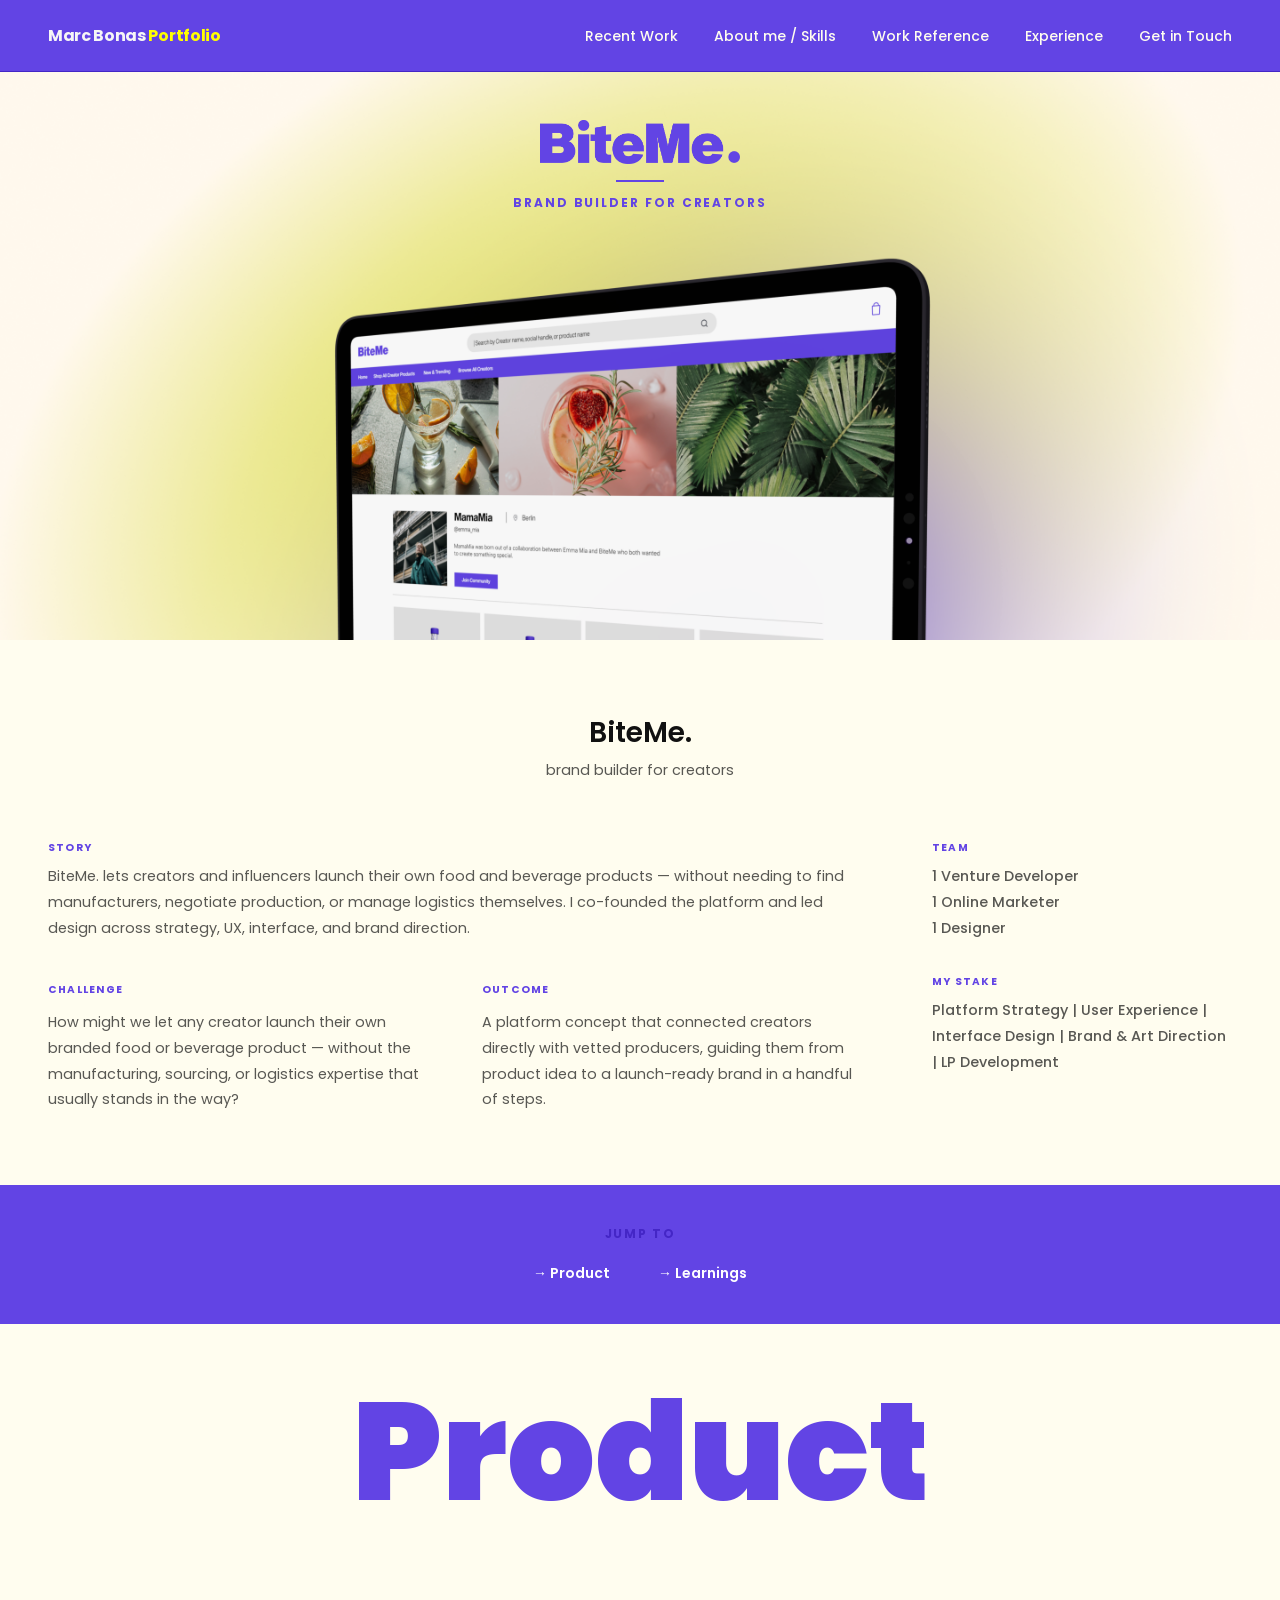
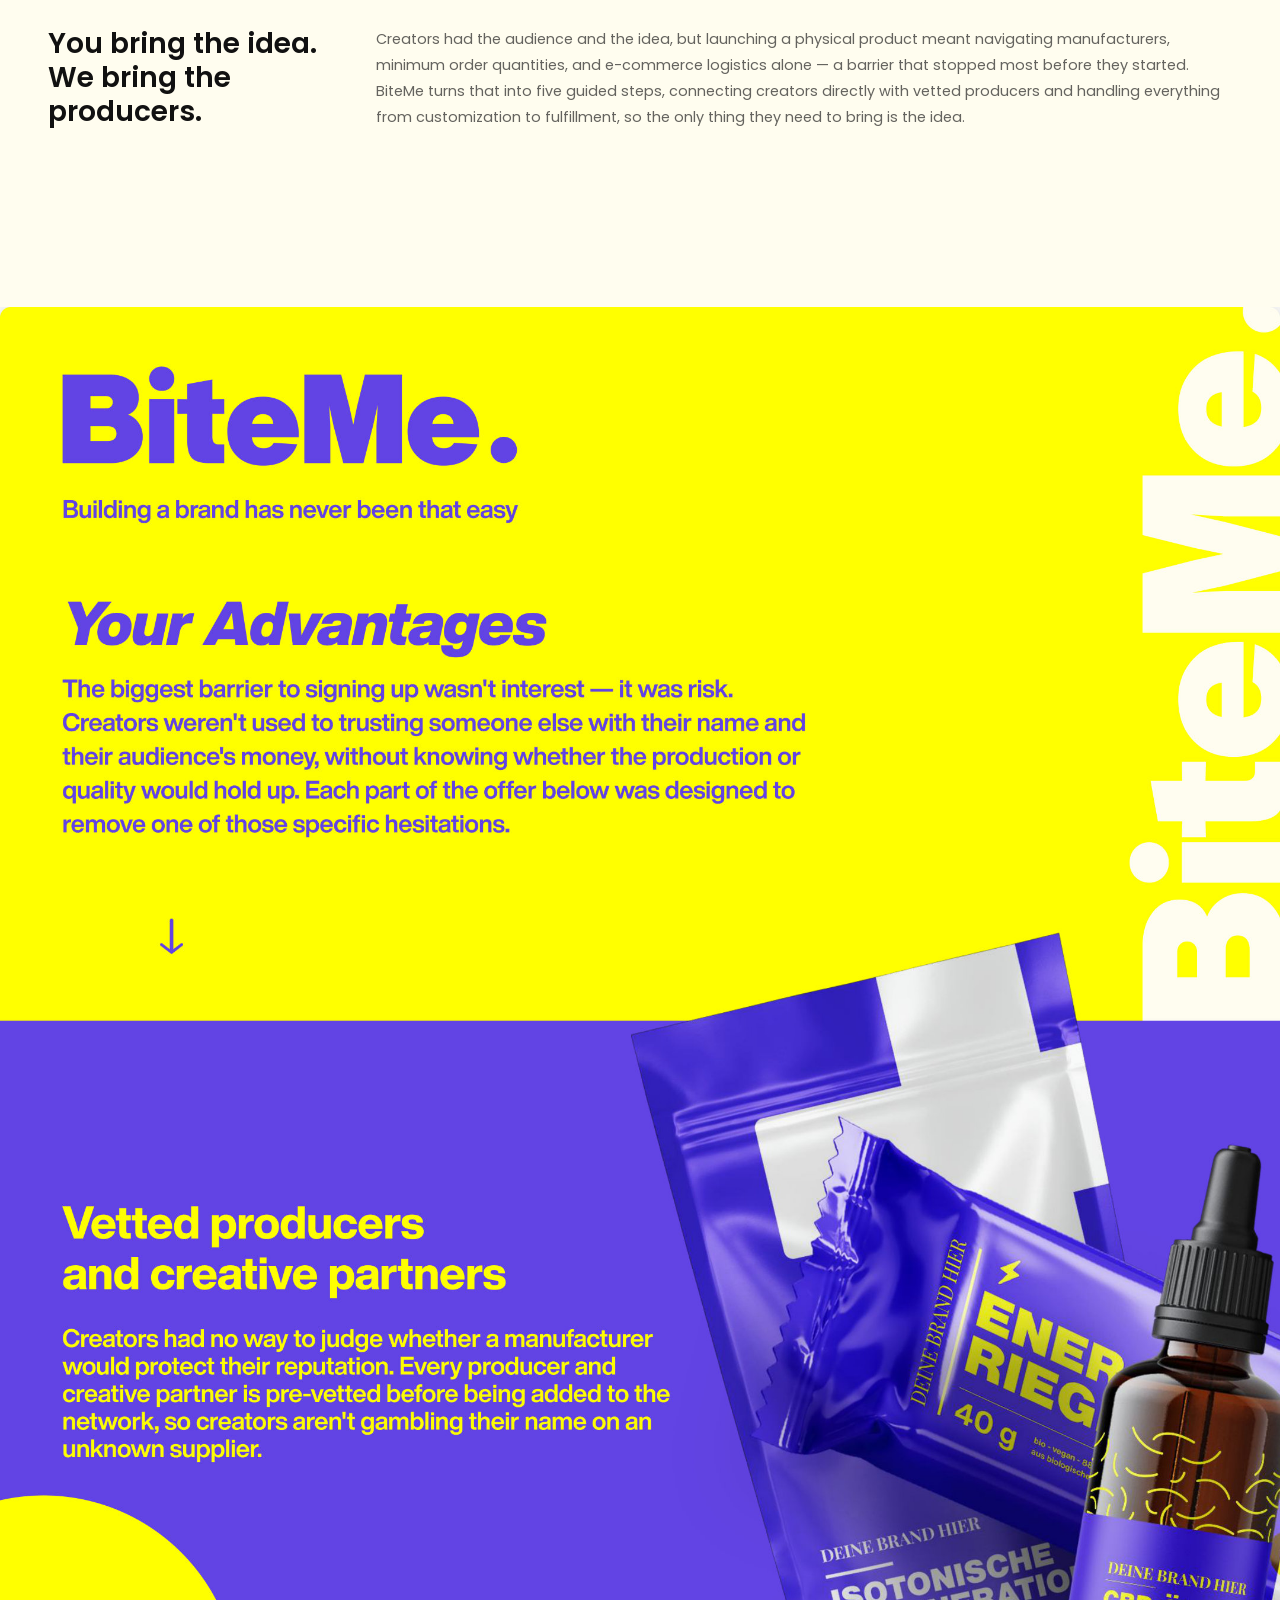
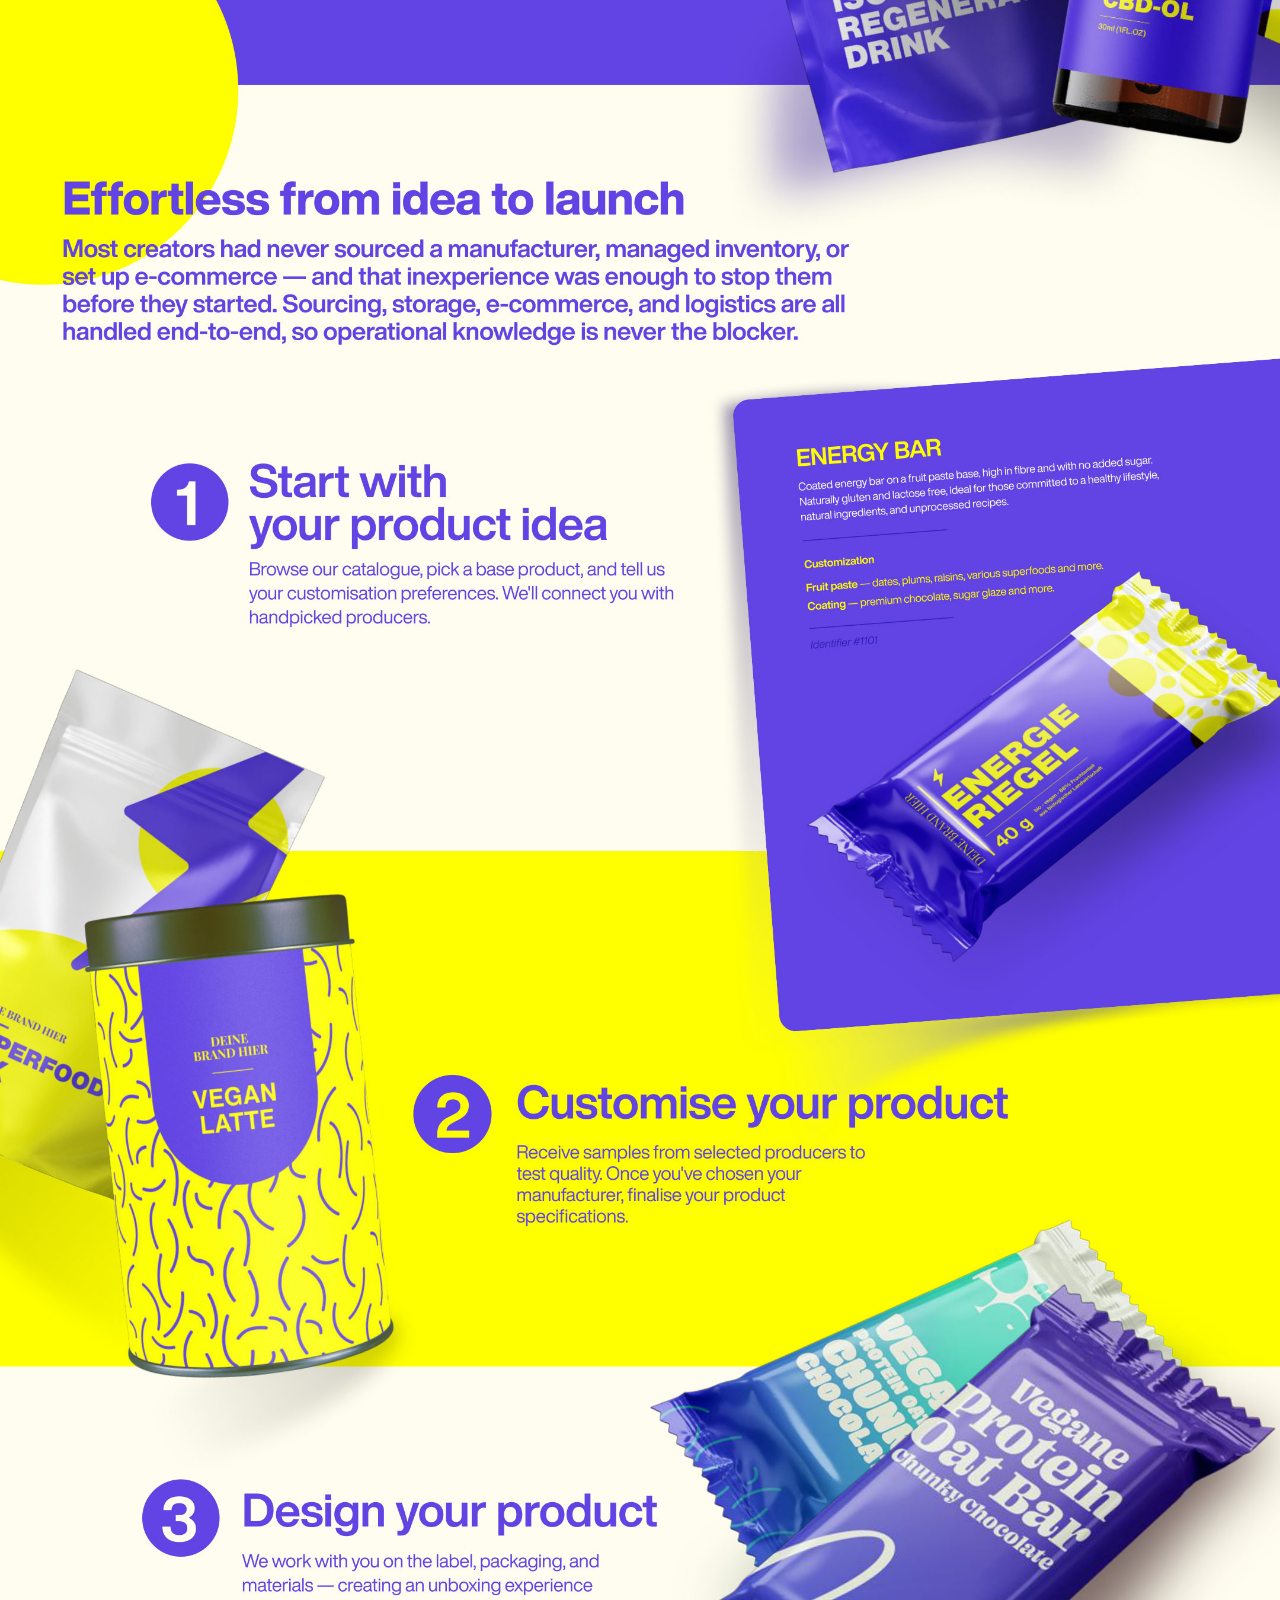
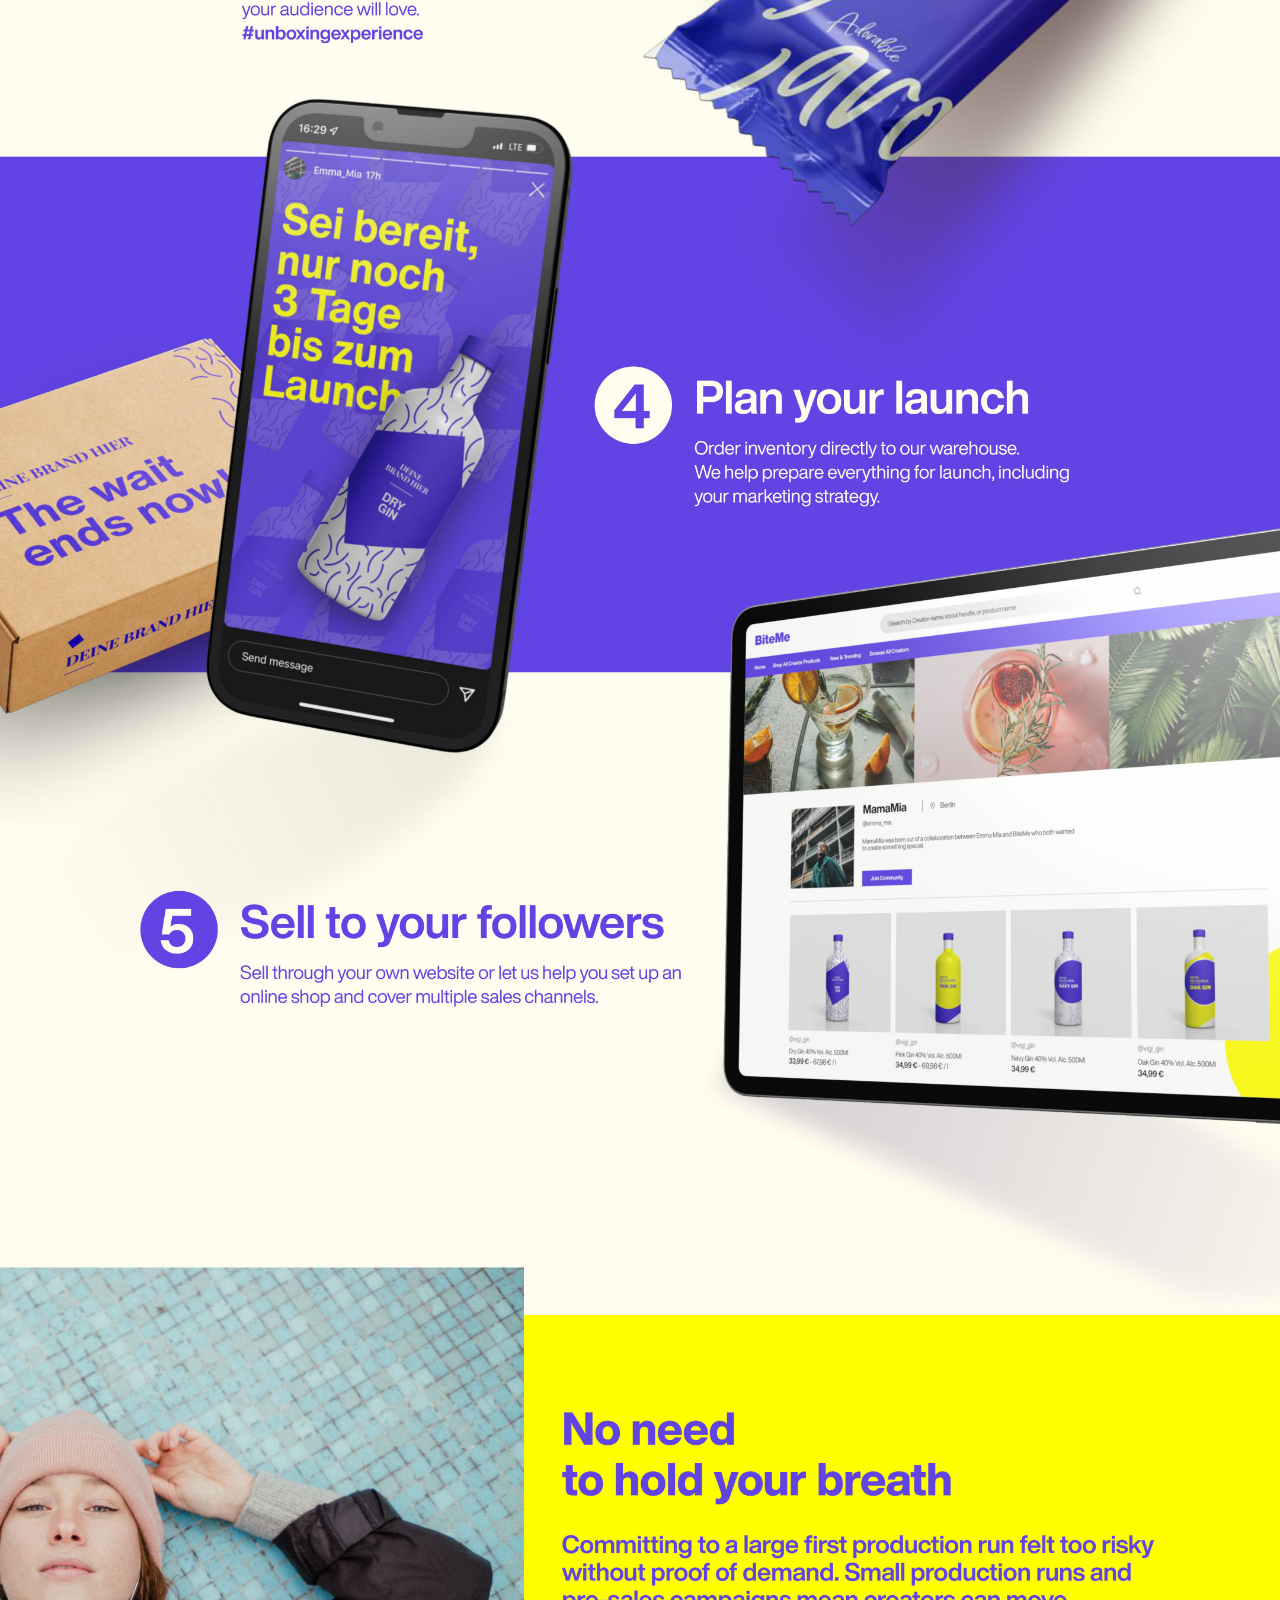
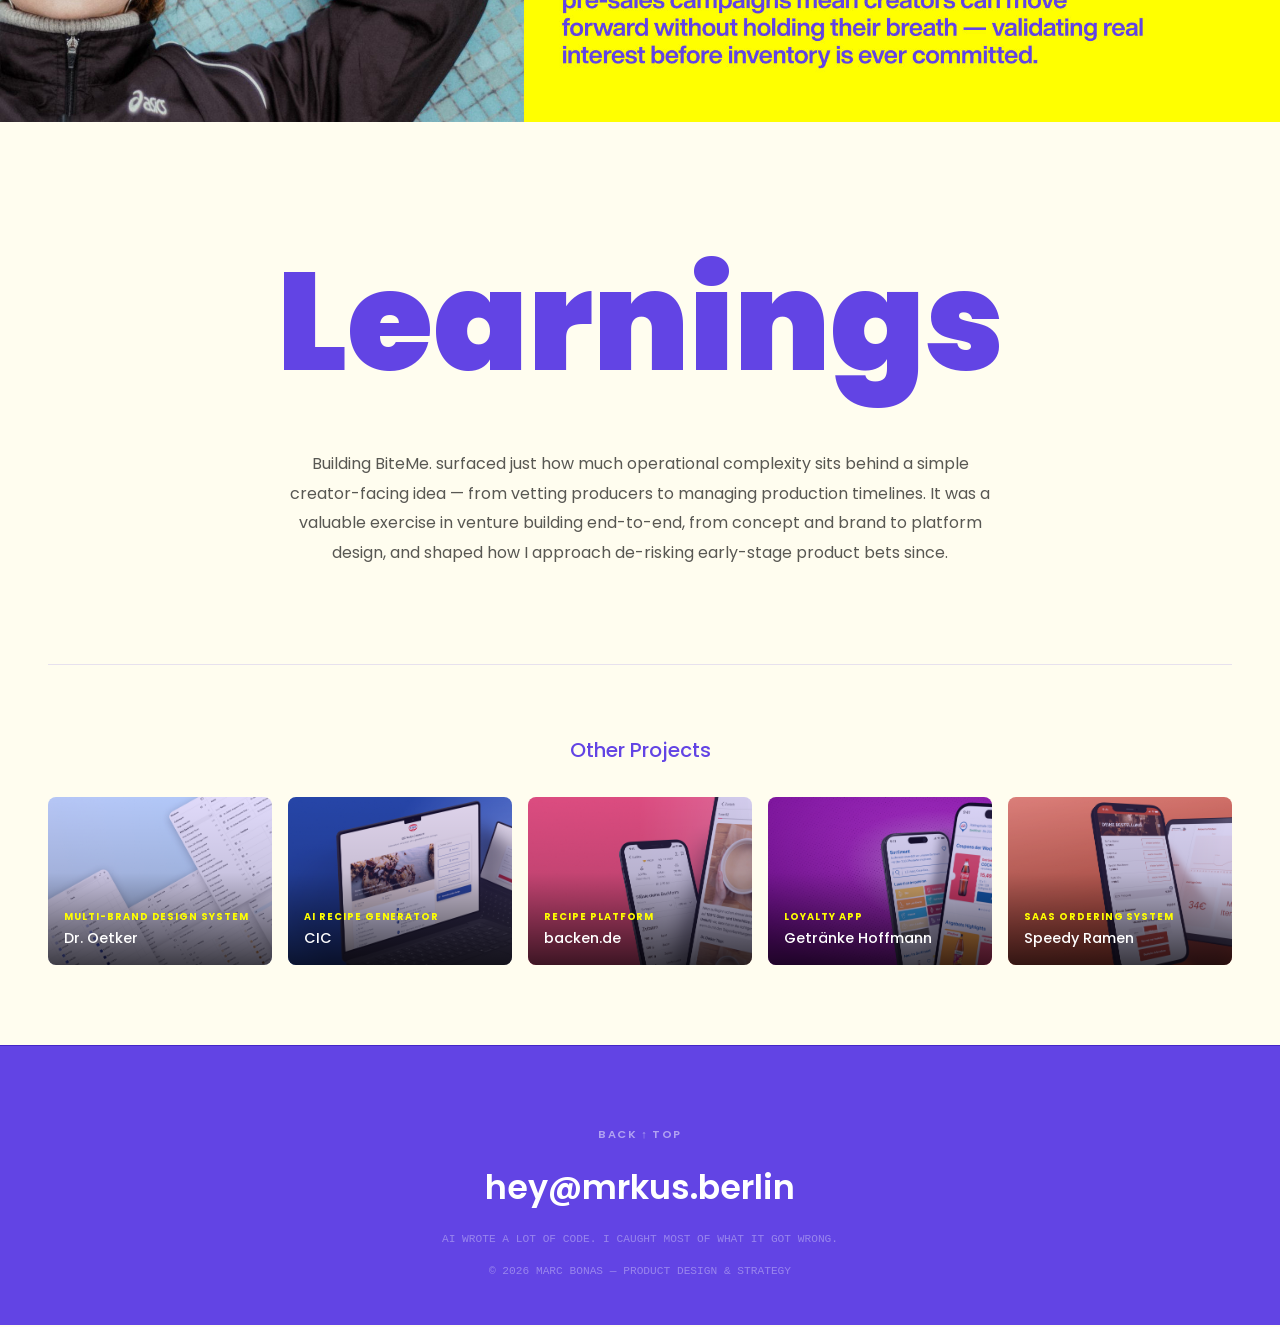
<file: work/biteme.html>
<!DOCTYPE html>
<html lang="en">
<head>
  <meta charset="UTF-8">
  <meta name="viewport" content="width=device-width, initial-scale=1.0">
  <title>BiteMe. — Creators Brand Builder | Marc Bonas</title>
  <link rel="icon" type="image/svg+xml" href="../assets/favicon.svg">
  <meta name="description" content="Case study: BiteMe. lets creators launch their own food & beverage products without managing manufacturing or logistics themselves.">
  <meta property="og:type" content="website">
  <meta property="og:url" content="https://mrkus.berlin/work/biteme.html">
  <meta property="og:title" content="BiteMe. — Creators Brand Builder | Marc Bonas">
  <meta property="og:description" content="Case study: BiteMe. lets creators launch their own food & beverage products without managing manufacturing or logistics themselves.">
  <meta property="og:image" content="https://mrkus.berlin/assets/og-image.jpg">
  <meta property="og:site_name" content="Marc Bonas Portfolio">
  <meta property="og:image:width" content="1200">
  <meta property="og:image:height" content="630">
  <meta property="og:image:type" content="image/jpeg">
  <meta name="twitter:card" content="summary_large_image">
  <meta name="twitter:title" content="BiteMe. — Creators Brand Builder | Marc Bonas">
  <meta name="twitter:description" content="Case study: BiteMe. lets creators launch their own food & beverage products without managing manufacturing or logistics themselves.">
  <meta name="twitter:image" content="https://mrkus.berlin/assets/og-image.jpg">
  <link rel="preconnect" href="https://fonts.googleapis.com">
  <link rel="preconnect" href="https://fonts.gstatic.com" crossorigin>
  <link href="https://fonts.googleapis.com/css2?family=Poppins:ital,wght@0,400;0,500;0,600;0,700;0,800;0,900;1,700&display=swap" rel="stylesheet">
  <link rel="stylesheet" href="../css/style.css">
</head>
<body>

  <!-- NAVBAR -->
  <nav class="navbar">
    <a href="../index.html" class="logo">Marc Bonas <span class="logo-accent">Portfolio</span></a>
    <ul class="nav-links">
      <li><a href="../index.html#recent-work">Recent Work</a></li>
      <li><a href="../about.html">About me / Skills</a></li>
      <li><a href="../work-reference.html">Work Reference</a></li>
      <li><a href="../cv.html">Experience</a></li>
      <li><a href="mailto:hey@mrkus.berlin">Get in Touch</a></li>
    </ul>
    <button class="hamburger" aria-label="Toggle menu">
      <span></span><span></span><span></span>
    </button>
  </nav>

  <!-- HERO: full-bleed image, text overlaid -->
  <section class="cs-hero">
    <img class="cs-hero-bg" src="../assets/case-studies/biteme/hero.png" alt="BiteMe. product mockup">
    <div class="cs-hero-content accent-biteme">
      <img class="cs-hero-logo-img" src="../assets/case-studies/biteme/logo.png" alt="BiteMe.">
      <div class="cs-hero-divider"></div>
      <span class="cs-hero-subtitle">Brand Builder for Creators</span>
    </div>
  </section>

  <!-- OVERVIEW -->
  <section class="cs-meta">
    <div class="cs-recap">
      <h2 class="cs-recap-title">BiteMe.</h2>
      <p class="cs-recap-subtitle">brand builder for creators</p>
    </div>
    <div class="cs-meta-inner fade-up">
      <div class="cs-meta-main">
        <div>
          <span class="meta-label">Story</span>
          <p>BiteMe. lets creators and influencers launch their own food and beverage products — without needing to find manufacturers, negotiate production, or manage logistics themselves. I co-founded the platform and led design across strategy, UX, interface, and brand direction.</p>
        </div>
        <div class="cs-meta-row cs-challenge">
          <div>
            <h4>Challenge</h4>
            <p>How might we let any creator launch their own branded food or beverage product — without the manufacturing, sourcing, or logistics expertise that usually stands in the way?</p>
          </div>
          <div>
            <h4>Outcome</h4>
            <p>A platform concept that connected creators directly with vetted producers, guiding them from product idea to a launch-ready brand in a handful of steps.</p>
          </div>
        </div>
      </div>
      <div class="cs-meta-side">
        <div class="cs-meta-block">
          <span class="meta-label">Team</span>
          <p class="meta-val">1 Venture Developer<br>1 Online Marketer<br>1 Designer</p>
        </div>
        <div class="cs-meta-block">
          <span class="meta-label">My Stake</span>
          <p class="meta-val">Platform Strategy | User Experience | Interface Design | Brand & Art Direction | LP Development</p>
        </div>
      </div>
    </div>
  </section>

  <!-- JUMP NAV -->
  <nav class="cs-jump">
    <span class="cs-jump-label">Jump to</span>
    <div class="cs-jump-links">
      <a href="#product">→ Product</a>
      <a href="#learnings">→ Learnings</a>
    </div>
  </nav>

  <!-- PRODUCT -->
  <section class="cs-section" id="product">
    <div class="cs-section-inner">
      <h2>Product</h2>

      <div class="cs-feature">
        <div class="cs-role fade-up">
          <h3 class="cs-role-title">You bring the idea. We bring the producers.</h3>
          <div class="cs-role-text">
            <p>Creators had the audience and the idea, but launching a physical product meant navigating manufacturers, minimum order quantities, and e-commerce logistics alone — a barrier that stopped most before they started. BiteMe turns that into five guided steps, connecting creators directly with vetted producers and handling everything from customization to fulfillment, so the only thing they need to bring is the idea.</p>
          </div>
        </div>
      </div>
    </div>
  </section>

  <!-- VISUAL CASE STUDY -->
  <div class="cs-visual-case">
    <img class="cs-visual-case-img" src="../assets/case-studies/biteme/visual-case-study.jpg" alt="BiteMe. visual case study">
  </div>

  <!-- LEARNINGS -->
  <section class="cs-section" id="learnings">
    <div class="cs-section-inner">
      <h2>Learnings</h2>
      <p class="cs-learnings-text fade-up">Building BiteMe. surfaced just how much operational complexity sits behind a simple creator-facing idea — from vetting producers to managing production timelines. It was a valuable exercise in venture building end-to-end, from concept and brand to platform design, and shaped how I approach de-risking early-stage product bets since.</p>
    </div>
  </section>

  <!-- OTHER PROJECTS -->
  <section class="other-projects">
    <div class="other-projects-inner">
      <h3>Other Projects</h3>
      <div class="other-grid">
        <a class="other-card" href="design-system.html">
          <img src="../assets/case-studies/design-system/teaser.png" alt="Dr Oetker & Group Companies">
          <div class="other-overlay">
            <span class="other-cat">Multi-Brand Design System</span>
            <h4 class="other-title">Dr. Oetker</h4>
          </div>
        </a>
        <a class="other-card" href="cic.html">
          <img src="../assets/case-studies/cic/teaser.png" alt="CIC - AI Recipe & Image Generator">
          <div class="other-overlay">
            <span class="other-cat">AI Recipe Generator</span>
            <h4 class="other-title">CIC</h4>
          </div>
        </a>
        <a class="other-card" href="backende.html">
          <img src="../assets/case-studies/backen/teaser.png" alt="Backen.de">
          <div class="other-overlay">
            <span class="other-cat">Recipe Platform</span>
            <h4 class="other-title">backen.de</h4>
          </div>
        </a>
        <a class="other-card" href="gh-go.html">
          <img src="../assets/case-studies/ghgo/teaser.png" alt="Getränke Hoffmann - Loyalty App">
          <div class="other-overlay">
            <span class="other-cat">Loyalty App</span>
            <h4 class="other-title">Getränke Hoffmann</h4>
          </div>
        </a>
        <a class="other-card" href="speedy-ramen.html">
          <img src="../assets/case-studies/speedy-ramen/teaser.png" alt="Speedy Ramen">
          <div class="other-overlay">
            <span class="other-cat">SaaS Ordering System</span>
            <h4 class="other-title">Speedy Ramen</h4>
          </div>
        </a>
      </div>
    </div>
  </section>

  <!-- FOOTER -->
  <footer class="footer">
    <a href="#top" class="back-top">BACK ↑ TOP</a>
    <a href="mailto:hey@mrkus.berlin" class="footer-email">hey@mrkus.berlin</a>
    <a href="portfolio-ai.html" class="footer-quote">AI wrote a lot of code. I caught most of what it got wrong.</a>
    <p class="footer-copy">© 2026 Marc Bonas — Product Design & Strategy</p>
  </footer>

  <script src="../js/main.js"></script>
</body>
</html>
</file>
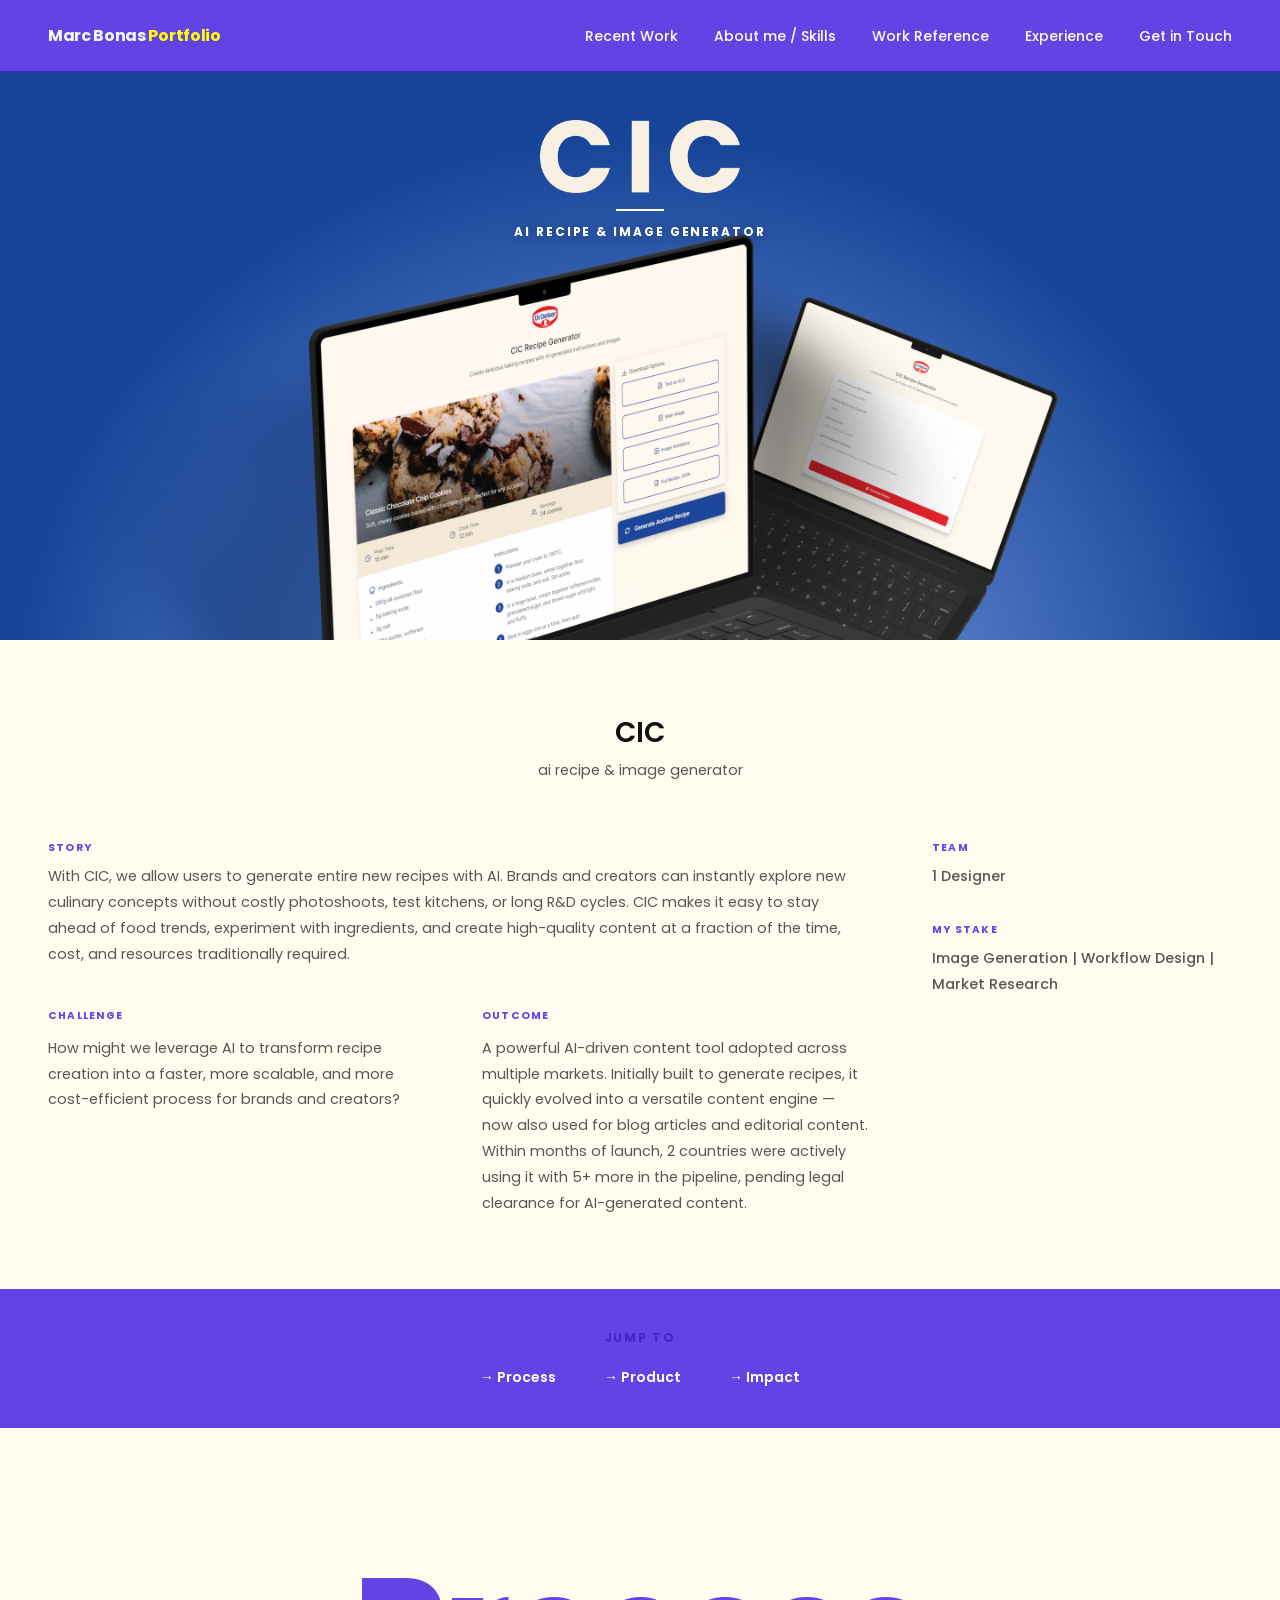
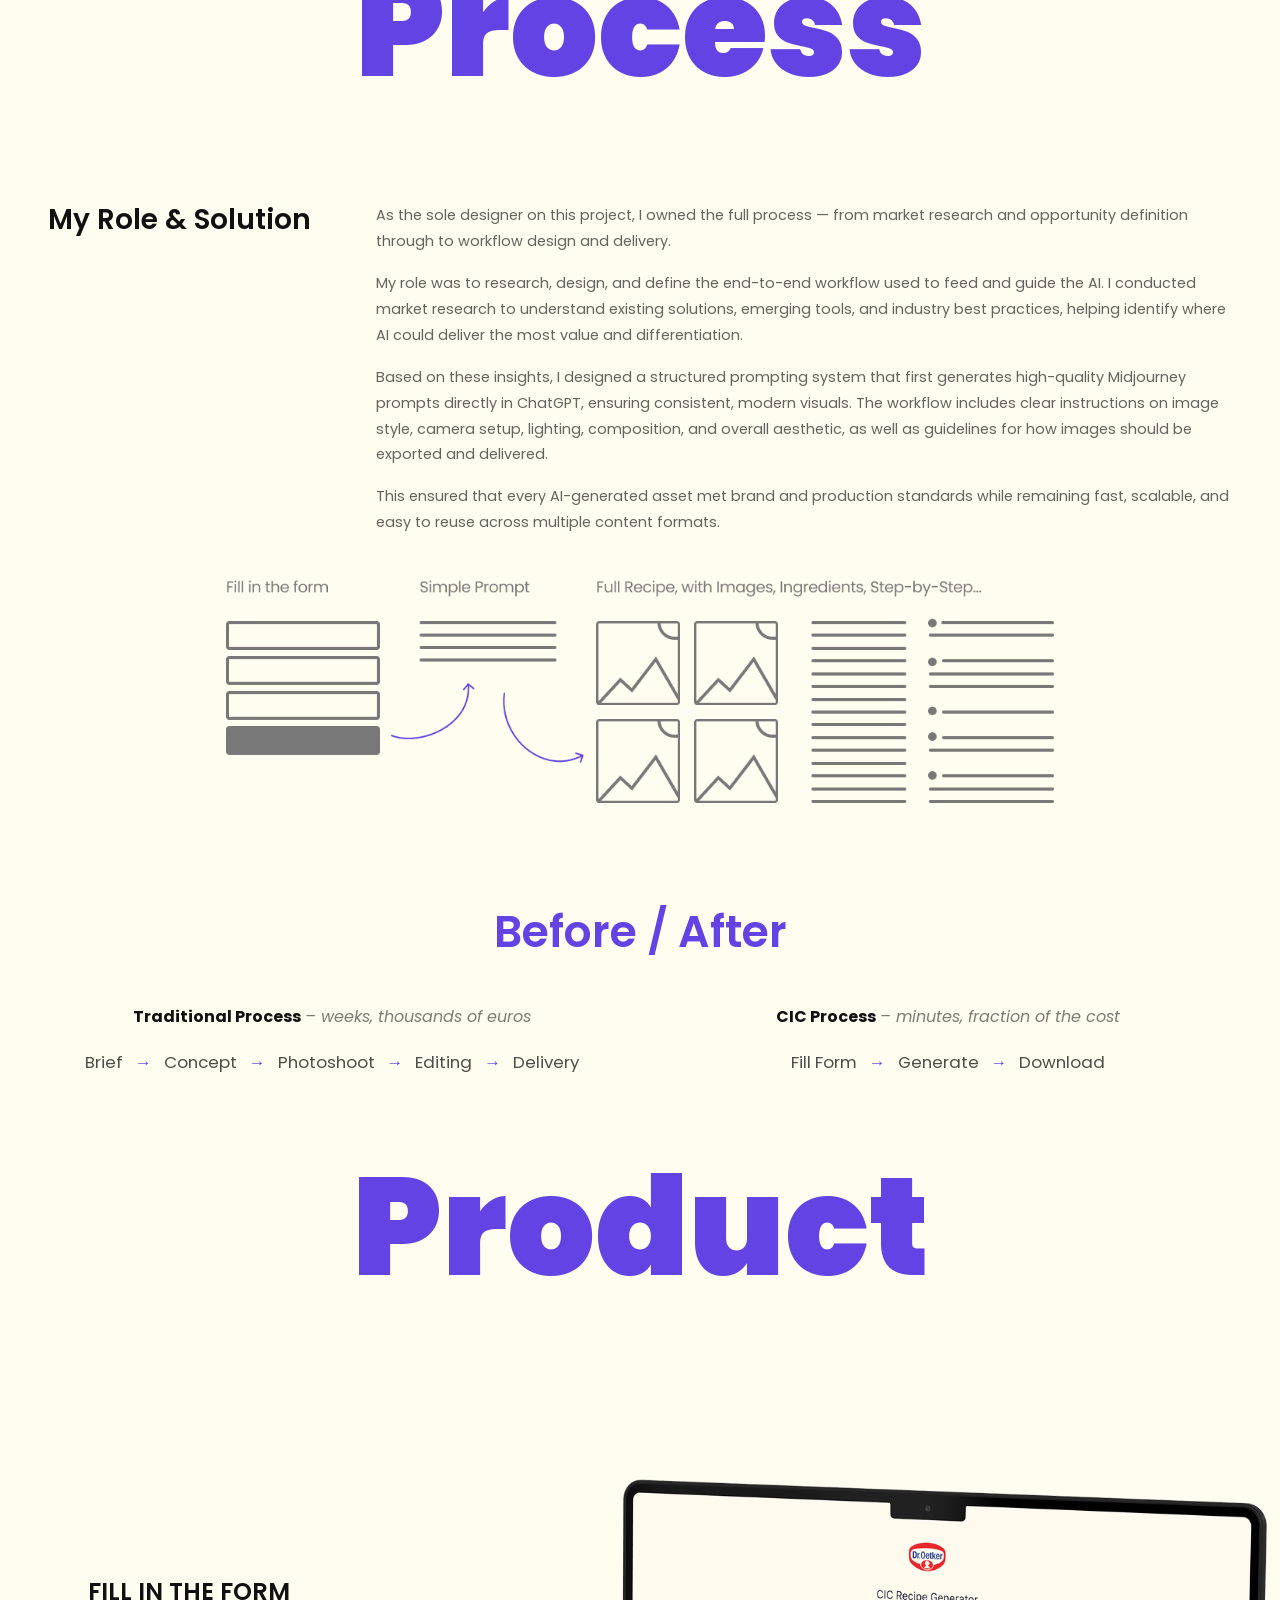
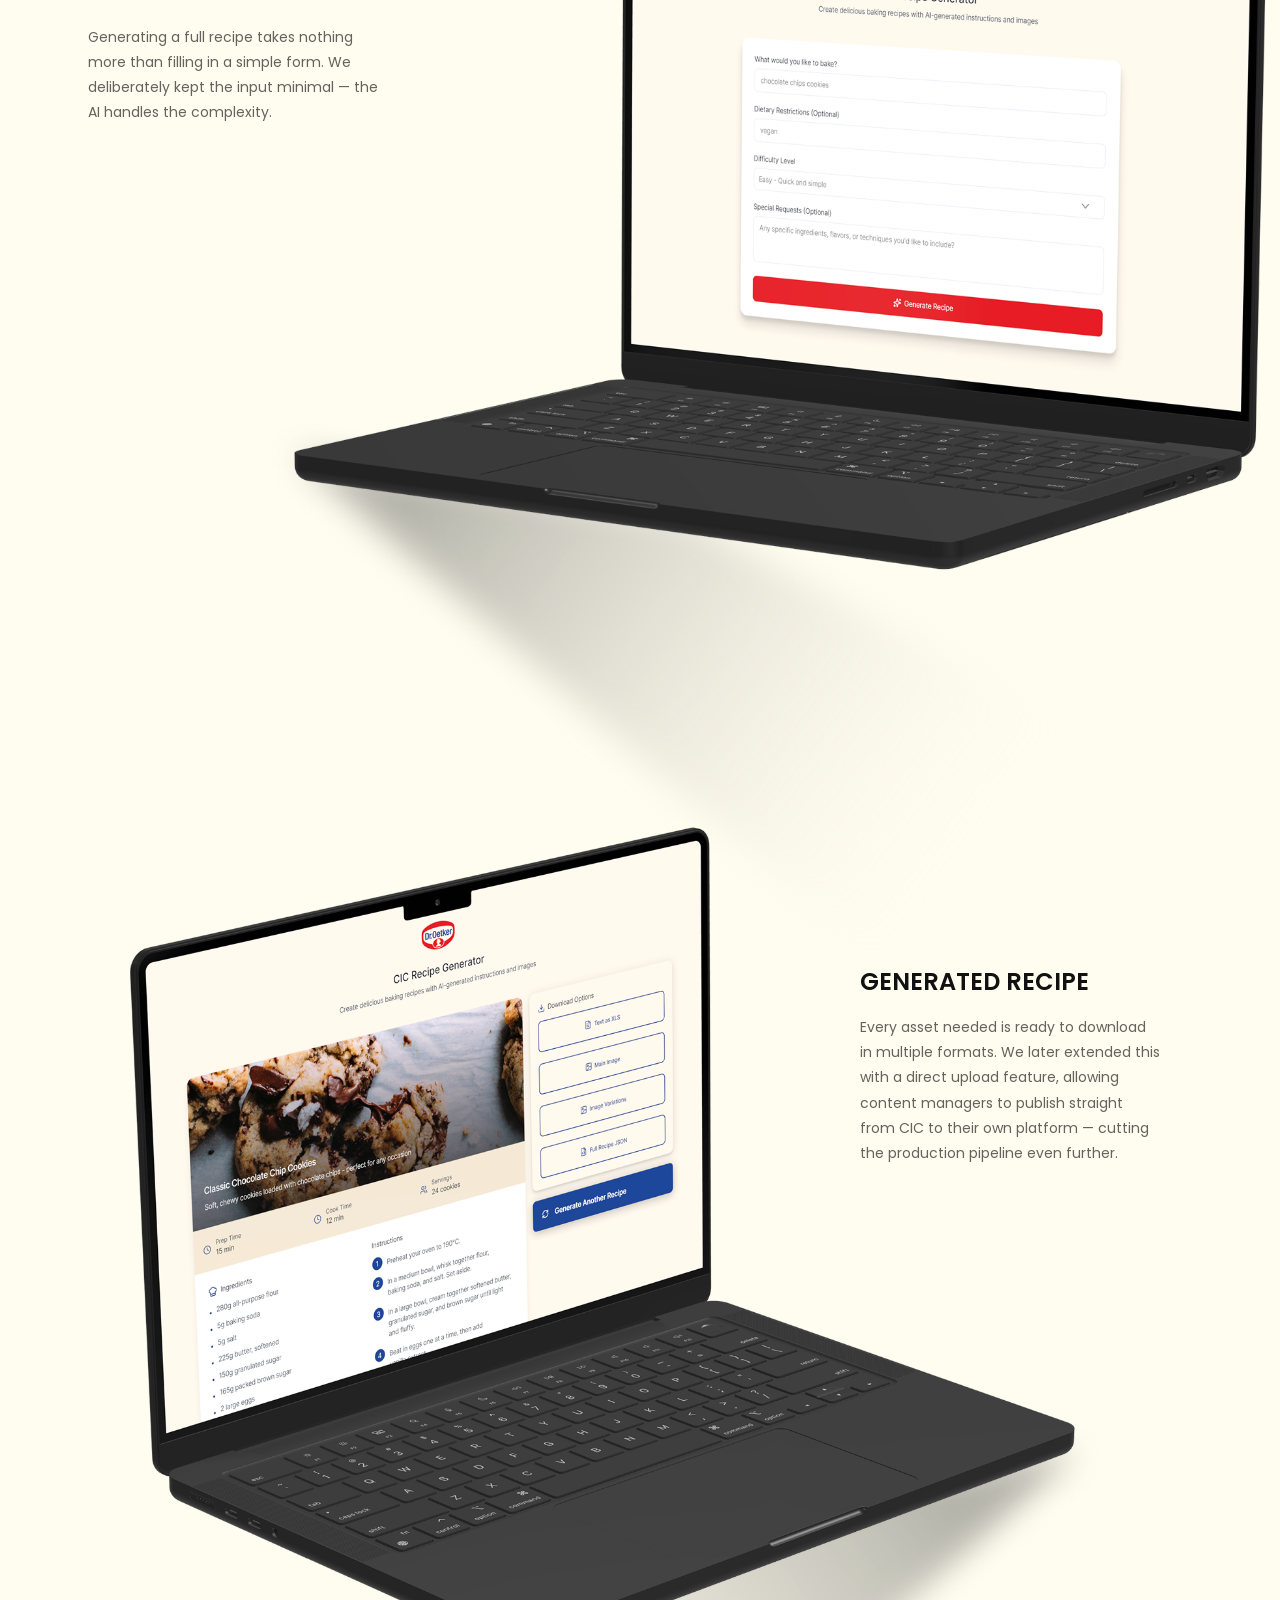
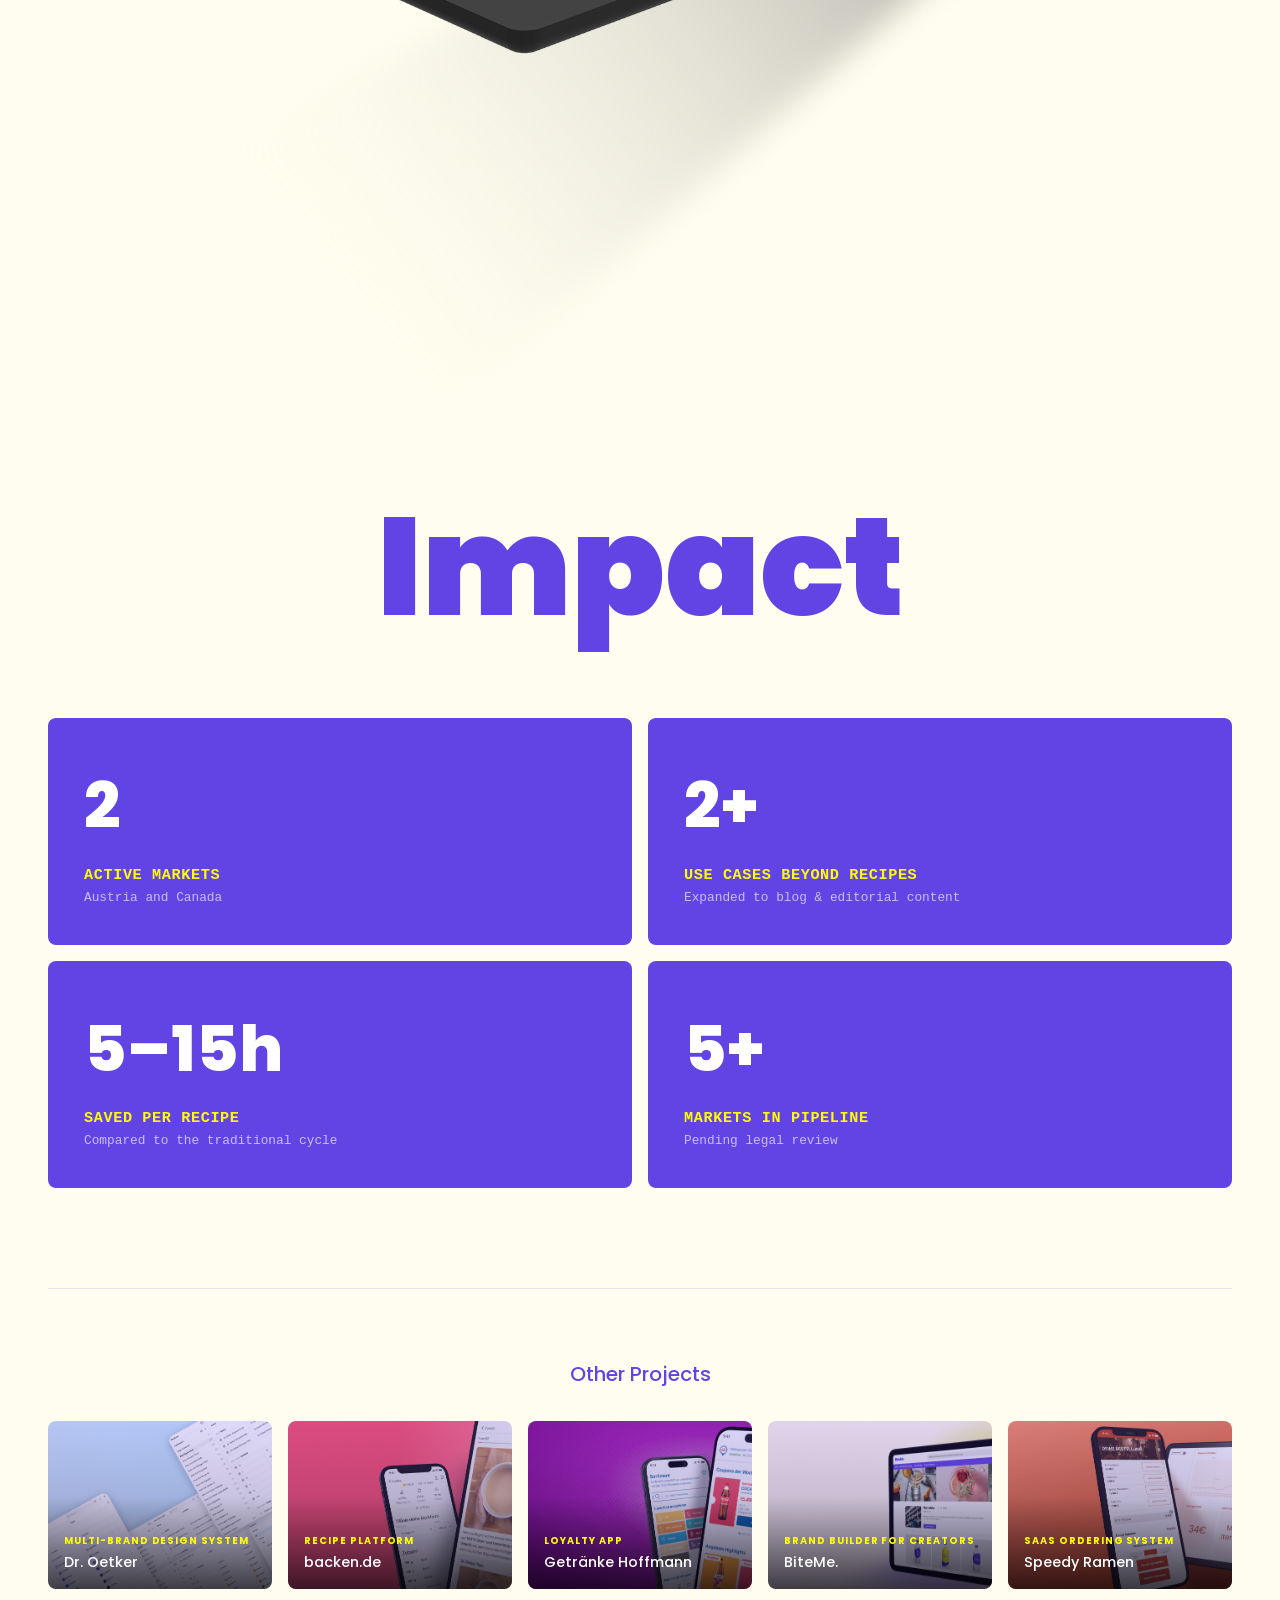
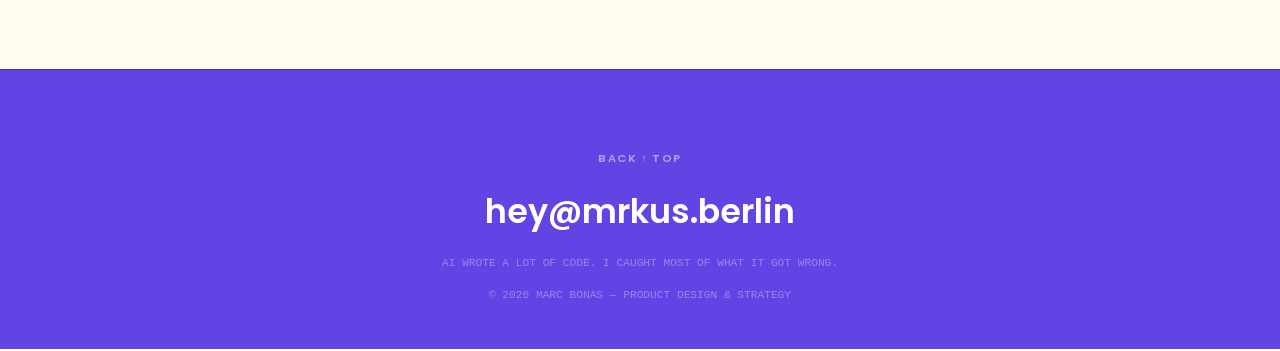
<file: work/cic.html>
<!DOCTYPE html>
<html lang="en">
<head>
  <meta charset="UTF-8">
  <meta name="viewport" content="width=device-width, initial-scale=1.0">
  <title>CIC — AI Recipe & Image Generator | Marc Bonas</title>
  <link rel="icon" type="image/svg+xml" href="../assets/favicon.svg">
  <meta name="description" content="Case study: CIC uses AI to generate entire new recipes, letting brands skip costly photoshoots and test kitchens to explore culinary concepts fast.">
  <meta property="og:type" content="website">
  <meta property="og:url" content="https://mrkus.berlin/work/cic.html">
  <meta property="og:title" content="CIC — AI Recipe & Image Generator | Marc Bonas">
  <meta property="og:description" content="Case study: CIC uses AI to generate entire new recipes, letting brands skip costly photoshoots and test kitchens to explore culinary concepts fast.">
  <meta property="og:image" content="https://mrkus.berlin/assets/og-image.jpg">
  <meta property="og:site_name" content="Marc Bonas Portfolio">
  <meta property="og:image:width" content="1200">
  <meta property="og:image:height" content="630">
  <meta property="og:image:type" content="image/jpeg">
  <meta name="twitter:card" content="summary_large_image">
  <meta name="twitter:title" content="CIC — AI Recipe & Image Generator | Marc Bonas">
  <meta name="twitter:description" content="Case study: CIC uses AI to generate entire new recipes, letting brands skip costly photoshoots and test kitchens to explore culinary concepts fast.">
  <meta name="twitter:image" content="https://mrkus.berlin/assets/og-image.jpg">
  <link rel="preconnect" href="https://fonts.googleapis.com">
  <link rel="preconnect" href="https://fonts.gstatic.com" crossorigin>
  <link href="https://fonts.googleapis.com/css2?family=Poppins:ital,wght@0,400;0,500;0,600;0,700;0,800;0,900;1,700&display=swap" rel="stylesheet">
  <link rel="stylesheet" href="../css/style.css">
</head>
<body>

  <!-- NAVBAR -->
  <nav class="navbar">
    <a href="../index.html" class="logo">Marc Bonas <span class="logo-accent">Portfolio</span></a>
    <ul class="nav-links">
      <li><a href="../index.html#recent-work">Recent Work</a></li>
      <li><a href="../about.html">About me / Skills</a></li>
      <li><a href="../work-reference.html">Work Reference</a></li>
      <li><a href="../cv.html">Experience</a></li>
      <li><a href="mailto:hey@mrkus.berlin">Get in Touch</a></li>
    </ul>
    <button class="hamburger" aria-label="Toggle menu">
      <span></span><span></span><span></span>
    </button>
  </nav>

  <!-- HERO: full-bleed image, text overlaid -->
  <section class="cs-hero">
    <img class="cs-hero-bg" src="../assets/case-studies/cic/hero.png" alt="CIC product mockup">
    <div class="cs-hero-content">
      <img class="cs-hero-logo-img" src="../assets/case-studies/cic/logo.png" alt="CIC">
      <div class="cs-hero-divider"></div>
      <span class="cs-hero-subtitle">AI Recipe & Image Generator</span>
    </div>
  </section>

  <!-- OVERVIEW -->
  <section class="cs-meta">
    <div class="cs-recap">
      <h2 class="cs-recap-title">CIC</h2>
      <p class="cs-recap-subtitle">ai recipe & image generator</p>
    </div>
    <div class="cs-meta-inner fade-up">
      <div class="cs-meta-main">
        <div>
          <span class="meta-label">Story</span>
          <p>With CIC, we allow users to generate entire new recipes with AI. Brands and creators can instantly explore new culinary concepts without costly photoshoots, test kitchens, or long R&D cycles. CIC makes it easy to stay ahead of food trends, experiment with ingredients, and create high-quality content at a fraction of the time, cost, and resources traditionally required.</p>
        </div>
        <div class="cs-meta-row cs-challenge">
          <div>
            <h4>Challenge</h4>
            <p>How might we leverage AI to transform recipe creation into a faster, more scalable, and more cost-efficient process for brands and creators?</p>
          </div>
          <div>
            <h4>Outcome</h4>
            <p>A powerful AI-driven content tool adopted across multiple markets. Initially built to generate recipes, it quickly evolved into a versatile content engine — now also used for blog articles and editorial content. Within months of launch, 2 countries were actively using it with 5+ more in the pipeline, pending legal clearance for AI-generated content.</p>
          </div>
        </div>
      </div>
      <div class="cs-meta-side">
        <div class="cs-meta-block">
          <span class="meta-label">Team</span>
          <p class="meta-val">1 Designer</p>
        </div>
        <div class="cs-meta-block">
          <span class="meta-label">My Stake</span>
          <p class="meta-val">Image Generation | Workflow Design | Market Research</p>
        </div>
      </div>
    </div>
  </section>

  <!-- JUMP NAV -->
  <nav class="cs-jump">
    <span class="cs-jump-label">Jump to</span>
    <div class="cs-jump-links">
      <a href="#process">→ Process</a>
      <a href="#product">→ Product</a>
      <a href="#impact">→ Impact</a>
    </div>
  </nav>

  <!-- PROCESS -->
  <section class="cs-section" id="process">
    <div class="cs-section-inner">
      <h2>Process</h2>
      <div class="cs-feature">
        <div class="cs-role fade-up">
          <h3 class="cs-role-title">My Role & Solution</h3>
          <div class="cs-role-text">
            <p>As the sole designer on this project, I owned the full process — from market research and opportunity definition through to workflow design and delivery.</p>
            <p>My role was to research, design, and define the end-to-end workflow used to feed and guide the AI. I conducted market research to understand existing solutions, emerging tools, and industry best practices, helping identify where AI could deliver the most value and differentiation.</p>
            <p>Based on these insights, I designed a structured prompting system that first generates high-quality Midjourney prompts directly in ChatGPT, ensuring consistent, modern visuals. The workflow includes clear instructions on image style, camera setup, lighting, composition, and overall aesthetic, as well as guidelines for how images should be exported and delivered.</p>
            <p>This ensured that every AI-generated asset met brand and production standards while remaining fast, scalable, and easy to reuse across multiple content formats.</p>
          </div>
        </div>
        <img class="cs-process-wireframe" src="../assets/case-studies/cic/process-wireframe.png" alt="CIC process wireframe">
      </div>

      <div class="cs-compare fade-up">
        <h3 class="cs-compare-heading">Before / After</h3>
        <div class="cs-compare-grid">
          <div class="cs-compare-col">
            <span class="cs-compare-tag">Before</span>
            <p class="cs-compare-label"><strong>Traditional Process</strong> <em>– weeks, thousands of euros</em></p>
            <div class="cs-compare-flow">
              <span>Brief</span><span class="arrow">→</span><span>Concept</span><span class="arrow">→</span><span>Photoshoot</span><span class="arrow">→</span><span>Editing</span><span class="arrow">→</span><span>Delivery</span>
            </div>
          </div>
          <div class="cs-compare-col">
            <span class="cs-compare-tag">After</span>
            <p class="cs-compare-label"><strong>CIC Process</strong> <em>– minutes, fraction of the cost</em></p>
            <div class="cs-compare-flow">
              <span>Fill Form</span><span class="arrow">→</span><span>Generate</span><span class="arrow">→</span><span>Download</span>
            </div>
          </div>
        </div>
      </div>
    </div>
  </section>

  <!-- PRODUCT -->
  <section class="cs-section" id="product">
    <div class="cs-section-inner">
      <h2>Product</h2>

      <div class="cs-feature product media-right">
        <div class="cs-feature-text">
          <h3>Fill in the Form</h3>
          <p>Generating a full recipe takes nothing more than filling in a simple form. We deliberately kept the input minimal — the AI handles the complexity.</p>
        </div>
        <div class="cs-feature-media">
          <img class="fade-up" src="../assets/case-studies/cic/form.png" alt="CIC input form">
        </div>
      </div>

      <div class="cs-feature product media-left">
        <div class="cs-feature-media">
          <img class="fade-up" src="../assets/case-studies/cic/generated-recipe.png" alt="CIC generated recipe output">
        </div>
        <div class="cs-feature-text">
          <h3>Generated Recipe</h3>
          <p>Every asset needed is ready to download in multiple formats. We later extended this with a direct upload feature, allowing content managers to publish straight from CIC to their own platform — cutting the production pipeline even further.</p>
        </div>
      </div>
    </div>
  </section>

  <!-- IMPACT -->
  <section class="cs-impact" id="impact">
    <div class="cs-impact-inner">
      <h2>Impact</h2>
      <div class="impact-grid">
        <div class="impact-card fade-up">
          <p class="impact-val">2</p>
          <p class="impact-label">Active Markets</p>
          <p class="impact-sub">Austria and Canada</p>
        </div>
        <div class="impact-card fade-up">
          <p class="impact-val">2+</p>
          <p class="impact-label">Use Cases Beyond Recipes</p>
          <p class="impact-sub">Expanded to blog & editorial content</p>
        </div>
        <div class="impact-card fade-up">
          <p class="impact-val">5–15h</p>
          <p class="impact-label">Saved per Recipe</p>
          <p class="impact-sub">Compared to the traditional cycle</p>
        </div>
        <div class="impact-card fade-up">
          <p class="impact-val">5+</p>
          <p class="impact-label">Markets in Pipeline</p>
          <p class="impact-sub">Pending legal review</p>
        </div>
      </div>
    </div>
  </section>

  <!-- OTHER PROJECTS -->
  <section class="other-projects">
    <div class="other-projects-inner">
      <h3>Other Projects</h3>
      <div class="other-grid">
        <a class="other-card" href="design-system.html">
          <img src="../assets/case-studies/design-system/teaser.png" alt="Dr Oetker & Group Companies">
          <div class="other-overlay">
            <span class="other-cat">Multi-Brand Design System</span>
            <h4 class="other-title">Dr. Oetker</h4>
          </div>
        </a>
        <a class="other-card" href="backende.html">
          <img src="../assets/case-studies/backen/teaser.png" alt="Backen.de">
          <div class="other-overlay">
            <span class="other-cat">Recipe Platform</span>
            <h4 class="other-title">backen.de</h4>
          </div>
        </a>
        <a class="other-card" href="gh-go.html">
          <img src="../assets/case-studies/ghgo/teaser.png" alt="Getränke Hoffmann - Loyalty App">
          <div class="other-overlay">
            <span class="other-cat">Loyalty App</span>
            <h4 class="other-title">Getränke Hoffmann</h4>
          </div>
        </a>
        <a class="other-card" href="biteme.html">
          <img src="../assets/case-studies/biteme/teaser.png" alt="BiteMe.">
          <div class="other-overlay">
            <span class="other-cat">Brand Builder for Creators</span>
            <h4 class="other-title">BiteMe.</h4>
          </div>
        </a>
        <a class="other-card" href="speedy-ramen.html">
          <img src="../assets/case-studies/speedy-ramen/teaser.png" alt="Speedy Ramen">
          <div class="other-overlay">
            <span class="other-cat">SaaS Ordering System</span>
            <h4 class="other-title">Speedy Ramen</h4>
          </div>
        </a>
      </div>
    </div>
  </section>

  <!-- FOOTER -->
  <footer class="footer">
    <a href="#top" class="back-top">BACK ↑ TOP</a>
    <a href="mailto:hey@mrkus.berlin" class="footer-email">hey@mrkus.berlin</a>
    <a href="portfolio-ai.html" class="footer-quote">AI wrote a lot of code. I caught most of what it got wrong.</a>
    <p class="footer-copy">© 2026 Marc Bonas — Product Design & Strategy</p>
  </footer>

  <script src="../js/main.js"></script>
</body>
</html>
</file>
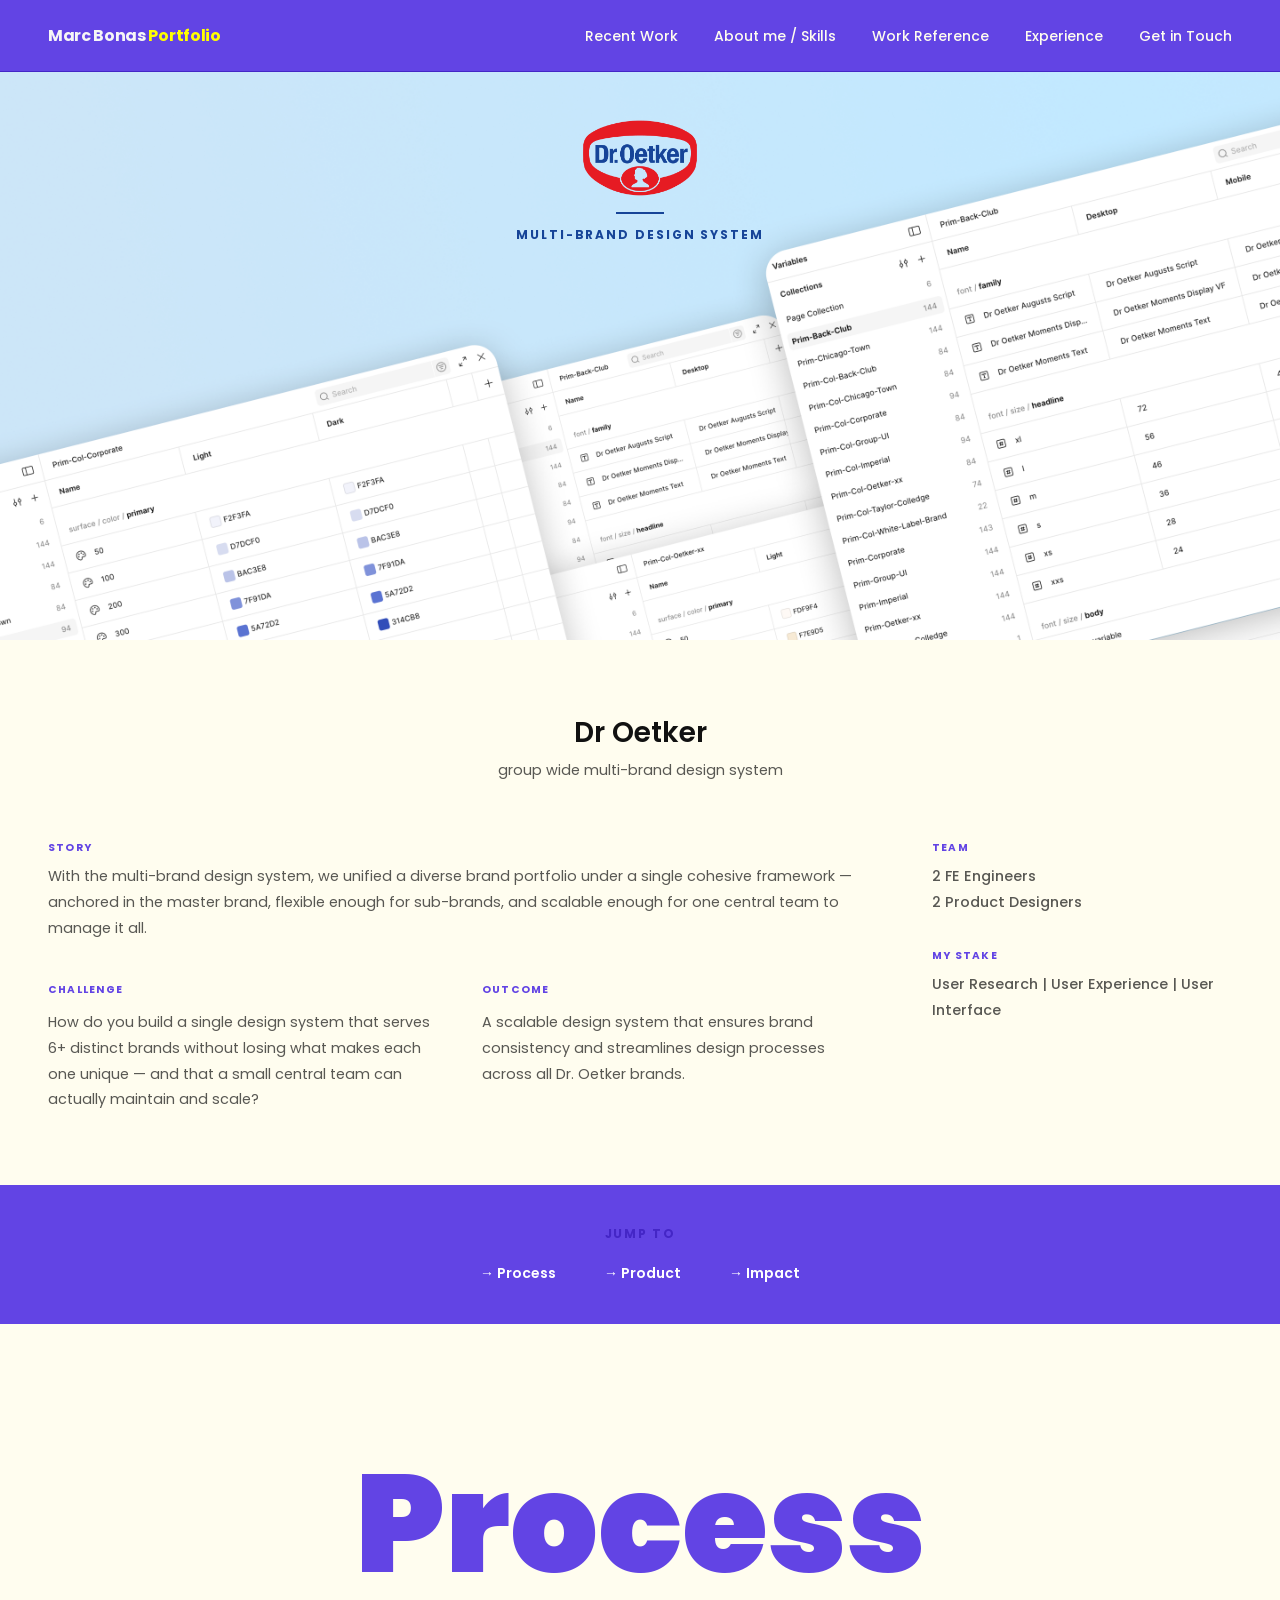
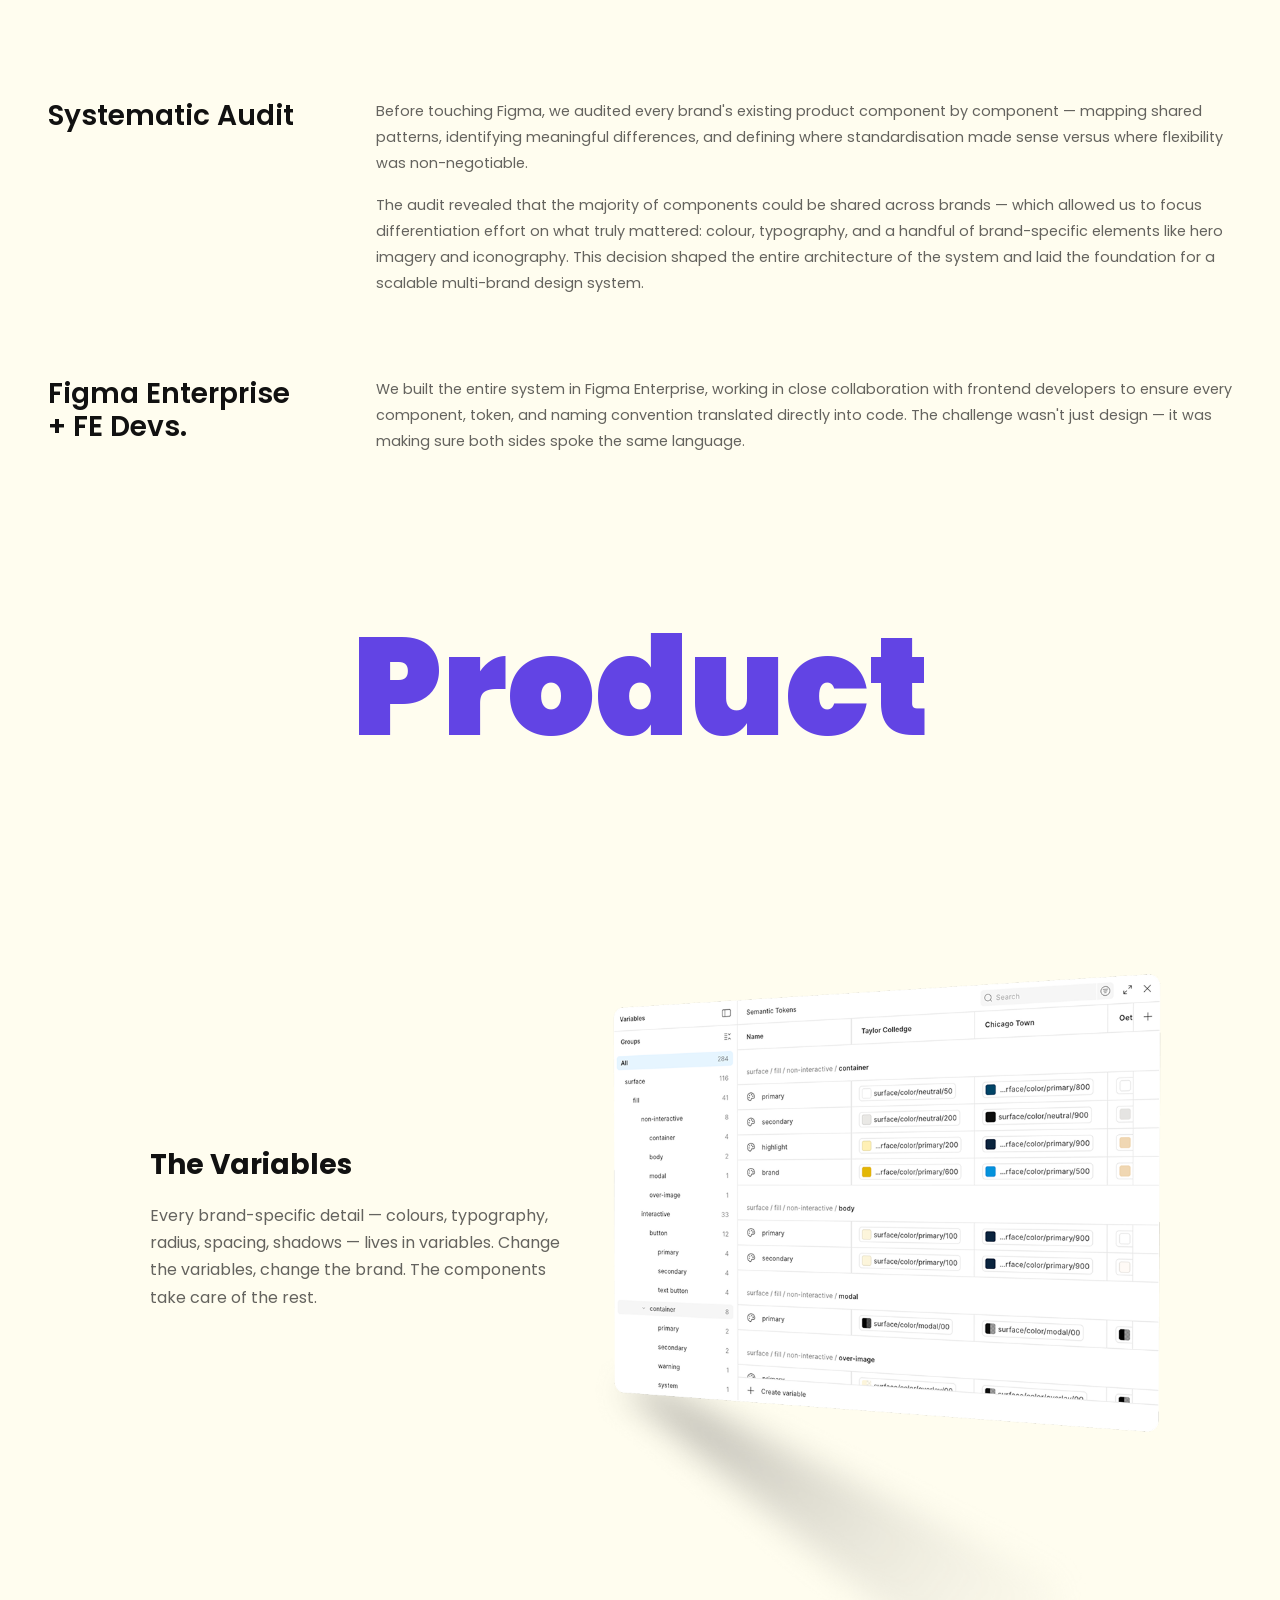
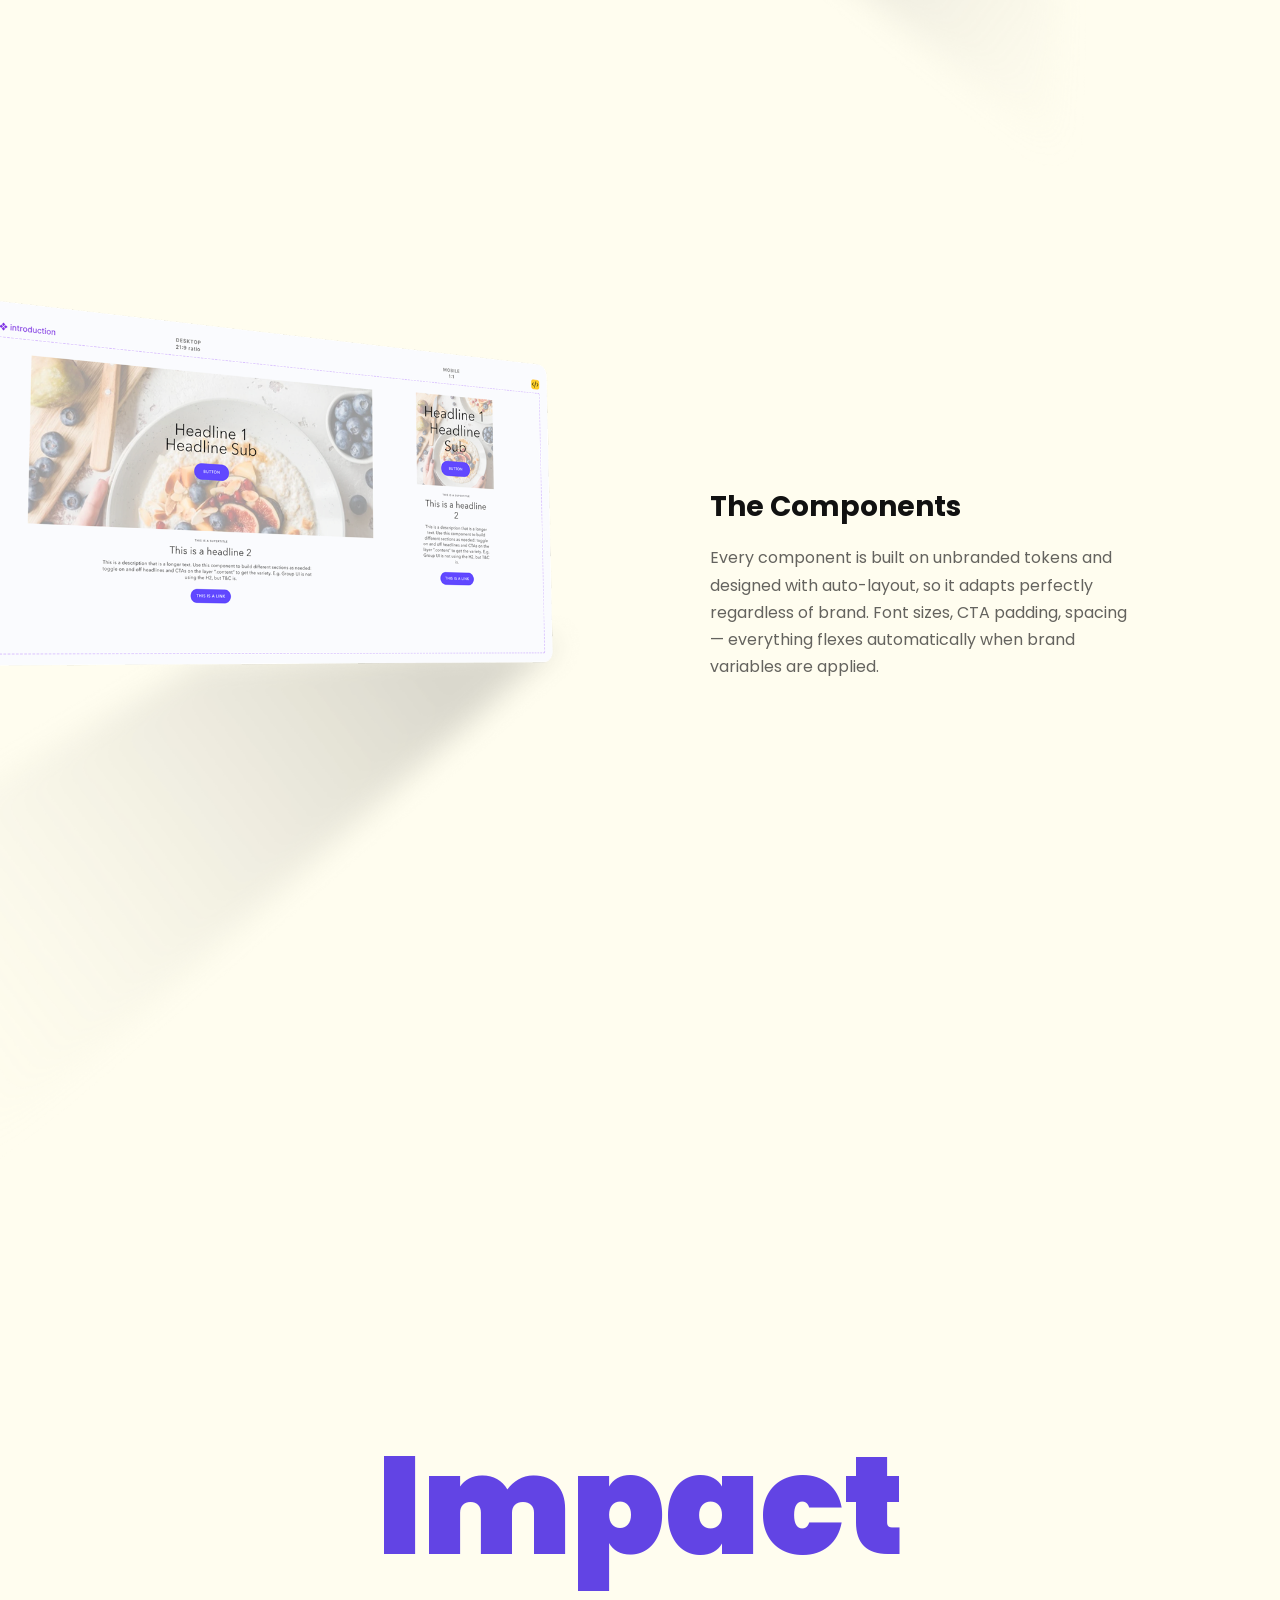
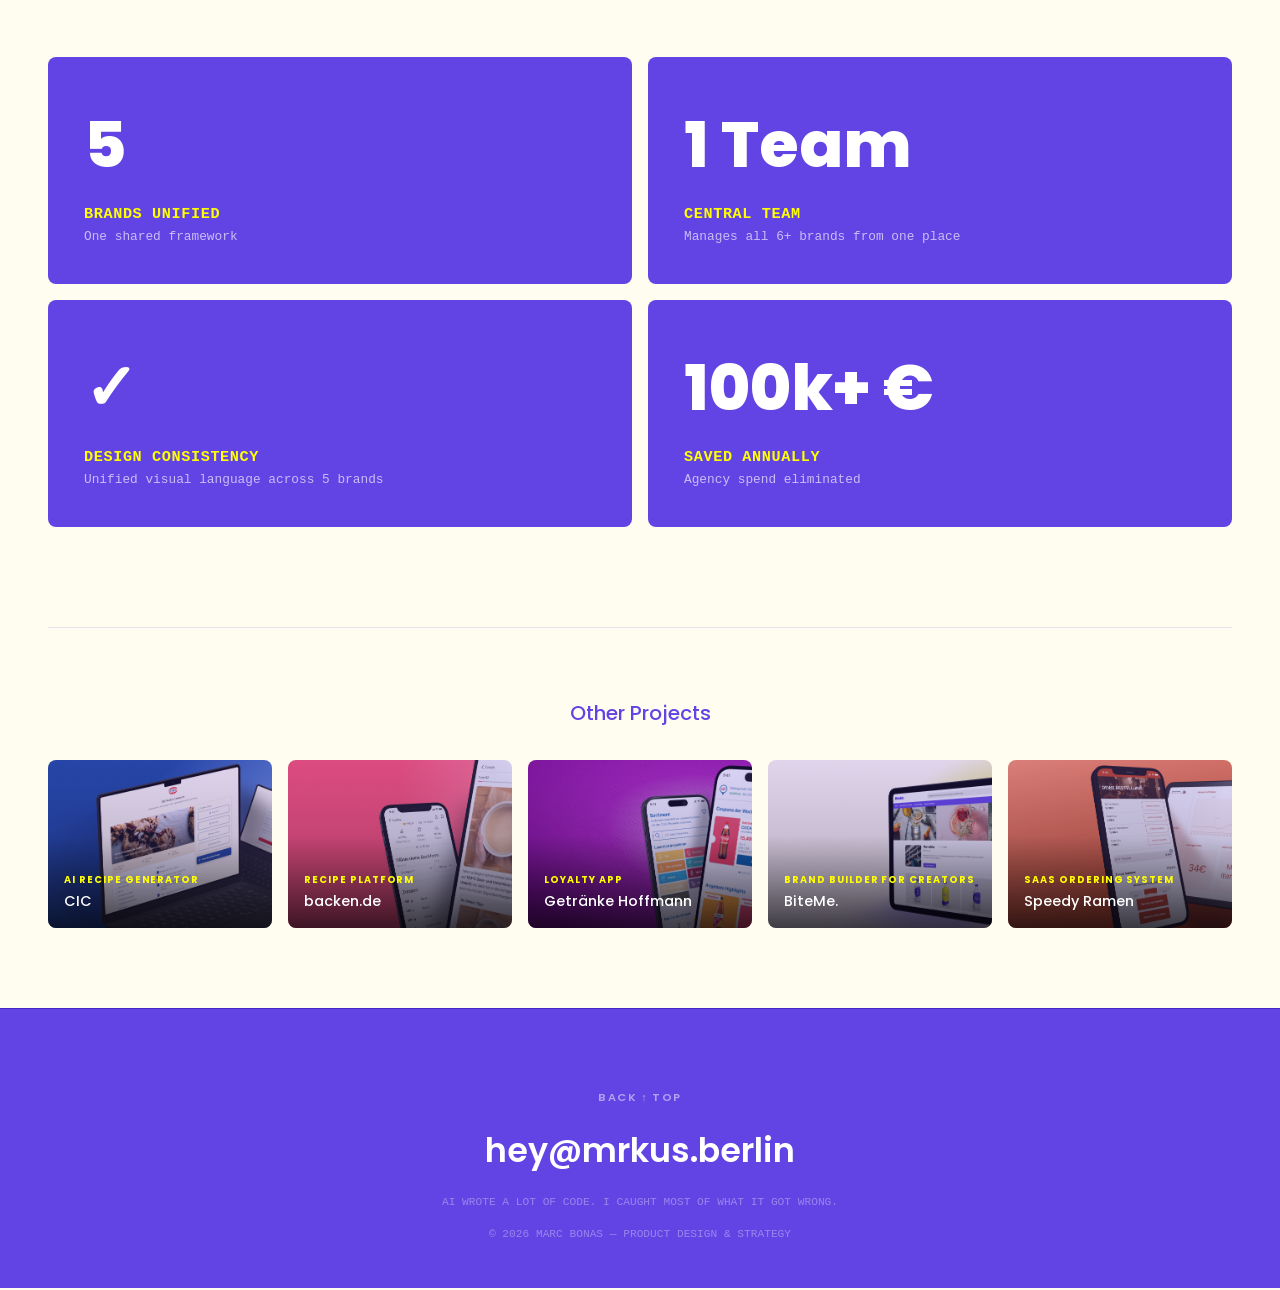
<file: work/design-system.html>
<!DOCTYPE html>
<html lang="en">
<head>
  <meta charset="UTF-8">
  <meta name="viewport" content="width=device-width, initial-scale=1.0">
  <title>Dr Oetker — Multi-Brand Design System | Marc Bonas</title>
  <link rel="icon" type="image/svg+xml" href="../assets/favicon.svg">
  <meta name="description" content="Case study: a multi-brand design system unifying 6+ Dr. Oetker brands under one scalable, centrally-managed framework.">
  <meta property="og:type" content="website">
  <meta property="og:url" content="https://mrkus.berlin/work/design-system.html">
  <meta property="og:title" content="Dr Oetker — Multi-Brand Design System | Marc Bonas">
  <meta property="og:description" content="Case study: a multi-brand design system unifying 6+ Dr. Oetker brands under one scalable, centrally-managed framework.">
  <meta property="og:image" content="https://mrkus.berlin/assets/og-image.jpg">
  <meta property="og:site_name" content="Marc Bonas Portfolio">
  <meta property="og:image:width" content="1200">
  <meta property="og:image:height" content="630">
  <meta property="og:image:type" content="image/jpeg">
  <meta name="twitter:card" content="summary_large_image">
  <meta name="twitter:title" content="Dr Oetker — Multi-Brand Design System | Marc Bonas">
  <meta name="twitter:description" content="Case study: a multi-brand design system unifying 6+ Dr. Oetker brands under one scalable, centrally-managed framework.">
  <meta name="twitter:image" content="https://mrkus.berlin/assets/og-image.jpg">
  <link rel="preconnect" href="https://fonts.googleapis.com">
  <link rel="preconnect" href="https://fonts.gstatic.com" crossorigin>
  <link href="https://fonts.googleapis.com/css2?family=Poppins:ital,wght@0,400;0,500;0,600;0,700;0,800;0,900;1,700&display=swap" rel="stylesheet">
  <link rel="stylesheet" href="../css/style.css">
</head>
<body>

  <!-- NAVBAR -->
  <nav class="navbar">
    <a href="../index.html" class="logo">Marc Bonas <span class="logo-accent">Portfolio</span></a>
    <ul class="nav-links">
      <li><a href="../index.html#recent-work">Recent Work</a></li>
      <li><a href="../about.html">About me / Skills</a></li>
      <li><a href="../work-reference.html">Work Reference</a></li>
      <li><a href="../cv.html">Experience</a></li>
      <li><a href="mailto:hey@mrkus.berlin">Get in Touch</a></li>
    </ul>
    <button class="hamburger" aria-label="Toggle menu">
      <span></span><span></span><span></span>
    </button>
  </nav>

  <!-- HERO: full-bleed image, text overlaid -->
  <section class="cs-hero">
    <img class="cs-hero-bg" src="../assets/case-studies/design-system/hero.png" alt="Dr Oetker multi-brand design system mockup">
    <div class="cs-hero-content accent-oetker">
      <img class="cs-hero-logo-img" src="../assets/case-studies/design-system/logo.png" alt="Dr Oetker">
      <div class="cs-hero-divider"></div>
      <span class="cs-hero-subtitle">Multi-Brand Design System</span>
    </div>
  </section>

  <!-- OVERVIEW -->
  <section class="cs-meta">
    <div class="cs-recap">
      <h2 class="cs-recap-title">Dr Oetker</h2>
      <p class="cs-recap-subtitle">group wide multi-brand design system</p>
    </div>
    <div class="cs-meta-inner fade-up">
      <div class="cs-meta-main">
        <div>
          <span class="meta-label">Story</span>
          <p>With the multi-brand design system, we unified a diverse brand portfolio under a single cohesive framework — anchored in the master brand, flexible enough for sub-brands, and scalable enough for one central team to manage it all.</p>
        </div>
        <div class="cs-meta-row cs-challenge">
          <div>
            <h4>Challenge</h4>
            <p>How do you build a single design system that serves 6+ distinct brands without losing what makes each one unique — and that a small central team can actually maintain and scale?</p>
          </div>
          <div>
            <h4>Outcome</h4>
            <p>A scalable design system that ensures brand consistency and streamlines design processes across all Dr. Oetker brands.</p>
          </div>
        </div>
      </div>
      <div class="cs-meta-side">
        <div class="cs-meta-block">
          <span class="meta-label">Team</span>
          <p class="meta-val">2 FE Engineers<br>2 Product Designers</p>
        </div>
        <div class="cs-meta-block">
          <span class="meta-label">My Stake</span>
          <p class="meta-val">User Research | User Experience | User Interface</p>
        </div>
      </div>
    </div>
  </section>

  <!-- JUMP NAV -->
  <nav class="cs-jump">
    <span class="cs-jump-label">Jump to</span>
    <div class="cs-jump-links">
      <a href="#process">→ Process</a>
      <a href="#product">→ Product</a>
      <a href="#impact">→ Impact</a>
    </div>
  </nav>

  <!-- PROCESS -->
  <section class="cs-section" id="process">
    <div class="cs-section-inner">
      <h2>Process</h2>

      <div class="cs-feature">
        <div class="cs-role fade-up">
          <h3 class="cs-role-title">Systematic Audit</h3>
          <div class="cs-role-text">
            <p>Before touching Figma, we audited every brand's existing product component by component — mapping shared patterns, identifying meaningful differences, and defining where standardisation made sense versus where flexibility was non-negotiable.</p>
            <p>The audit revealed that the majority of components could be shared across brands — which allowed us to focus differentiation effort on what truly mattered: colour, typography, and a handful of brand-specific elements like hero imagery and iconography. This decision shaped the entire architecture of the system and laid the foundation for a scalable multi-brand design system.</p>
          </div>
        </div>
      </div>

      <div class="cs-feature">
        <div class="cs-role fade-up">
          <h3 class="cs-role-title">Figma Enterprise<br>+ FE Devs.</h3>
          <div class="cs-role-text">
            <p>We built the entire system in Figma Enterprise, working in close collaboration with frontend developers to ensure every component, token, and naming convention translated directly into code. The challenge wasn't just design — it was making sure both sides spoke the same language.</p>
          </div>
        </div>
      </div>
    </div>
  </section>

  <!-- PRODUCT -->
  <section class="cs-section cs-section--empty" id="product">
    <div class="cs-section-inner">
      <h2>Product</h2>
    </div>
  </section>

  <div class="cs-showcase big-mockups">
    <div class="cs-showcase-text fade-up shift-up">
      <h3>The Variables</h3>
      <p>Every brand-specific detail — colours, typography, radius, spacing, shadows — lives in variables. Change the variables, change the brand. The components take care of the rest.</p>
    </div>
    <div class="cs-showcase-media">
      <img class="fade-up big-img" src="../assets/case-studies/design-system/tokens.png" alt="Dr Oetker design system tokens and variables">
    </div>
  </div>

  <div class="cs-showcase big-mockups media-left">
    <div class="cs-showcase-text fade-up shift-up-more">
      <h3>The Components</h3>
      <p>Every component is built on unbranded tokens and designed with auto-layout, so it adapts perfectly regardless of brand. Font sizes, CTA padding, spacing — everything flexes automatically when brand variables are applied.</p>
    </div>
    <div class="cs-showcase-media">
      <img class="fade-up big-img-2" src="../assets/case-studies/design-system/components.png" alt="Dr Oetker design system components">
    </div>
  </div>

  <!-- IMPACT -->
  <section class="cs-impact" id="impact">
    <div class="cs-impact-inner">
      <h2>Impact</h2>
      <div class="impact-grid">
        <div class="impact-card fade-up">
          <p class="impact-val">5</p>
          <p class="impact-label">Brands Unified</p>
          <p class="impact-sub">One shared framework</p>
        </div>
        <div class="impact-card fade-up">
          <p class="impact-val">1 Team</p>
          <p class="impact-label">Central Team</p>
          <p class="impact-sub">Manages all 6+ brands from one place</p>
        </div>
        <div class="impact-card fade-up">
          <p class="impact-val">✓</p>
          <p class="impact-label">Design Consistency</p>
          <p class="impact-sub">Unified visual language across 5 brands</p>
        </div>
        <div class="impact-card fade-up">
          <p class="impact-val">100k+ €</p>
          <p class="impact-label">Saved Annually</p>
          <p class="impact-sub">Agency spend eliminated</p>
        </div>
      </div>
    </div>
  </section>

  <!-- OTHER PROJECTS -->
  <section class="other-projects">
    <div class="other-projects-inner">
      <h3>Other Projects</h3>
      <div class="other-grid">
        <a class="other-card" href="cic.html">
          <img src="../assets/case-studies/cic/teaser.png" alt="CIC - AI Recipe & Image Generator">
          <div class="other-overlay">
            <span class="other-cat">AI Recipe Generator</span>
            <h4 class="other-title">CIC</h4>
          </div>
        </a>
        <a class="other-card" href="backende.html">
          <img src="../assets/case-studies/backen/teaser.png" alt="Backen.de">
          <div class="other-overlay">
            <span class="other-cat">Recipe Platform</span>
            <h4 class="other-title">backen.de</h4>
          </div>
        </a>
        <a class="other-card" href="gh-go.html">
          <img src="../assets/case-studies/ghgo/teaser.png" alt="Getränke Hoffmann - Loyalty App">
          <div class="other-overlay">
            <span class="other-cat">Loyalty App</span>
            <h4 class="other-title">Getränke Hoffmann</h4>
          </div>
        </a>
        <a class="other-card" href="biteme.html">
          <img src="../assets/case-studies/biteme/teaser.png" alt="BiteMe.">
          <div class="other-overlay">
            <span class="other-cat">Brand Builder for Creators</span>
            <h4 class="other-title">BiteMe.</h4>
          </div>
        </a>
        <a class="other-card" href="speedy-ramen.html">
          <img src="../assets/case-studies/speedy-ramen/teaser.png" alt="Speedy Ramen">
          <div class="other-overlay">
            <span class="other-cat">SaaS Ordering System</span>
            <h4 class="other-title">Speedy Ramen</h4>
          </div>
        </a>
      </div>
    </div>
  </section>

  <!-- FOOTER -->
  <footer class="footer">
    <a href="#top" class="back-top">BACK ↑ TOP</a>
    <a href="mailto:hey@mrkus.berlin" class="footer-email">hey@mrkus.berlin</a>
    <a href="portfolio-ai.html" class="footer-quote">AI wrote a lot of code. I caught most of what it got wrong.</a>
    <p class="footer-copy">© 2026 Marc Bonas — Product Design & Strategy</p>
  </footer>

  <script src="../js/main.js"></script>
</body>
</html>
</file>
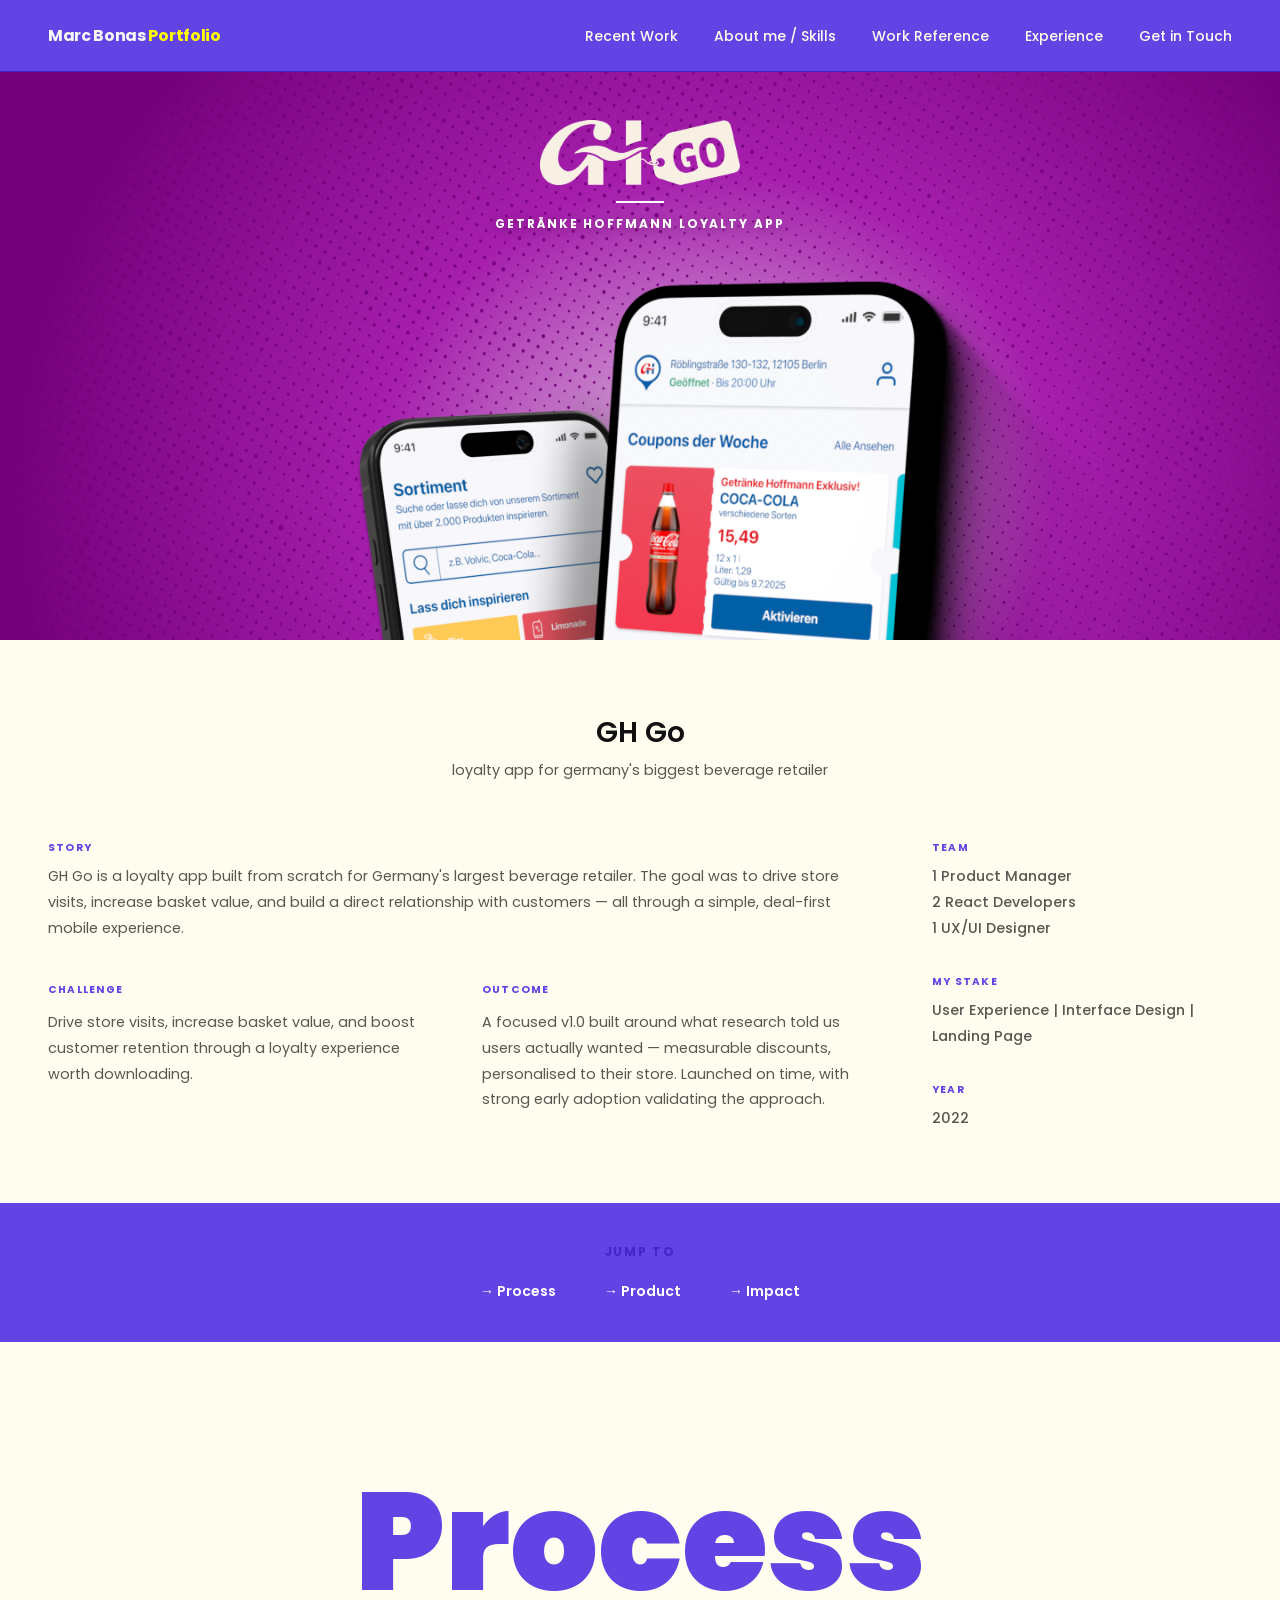
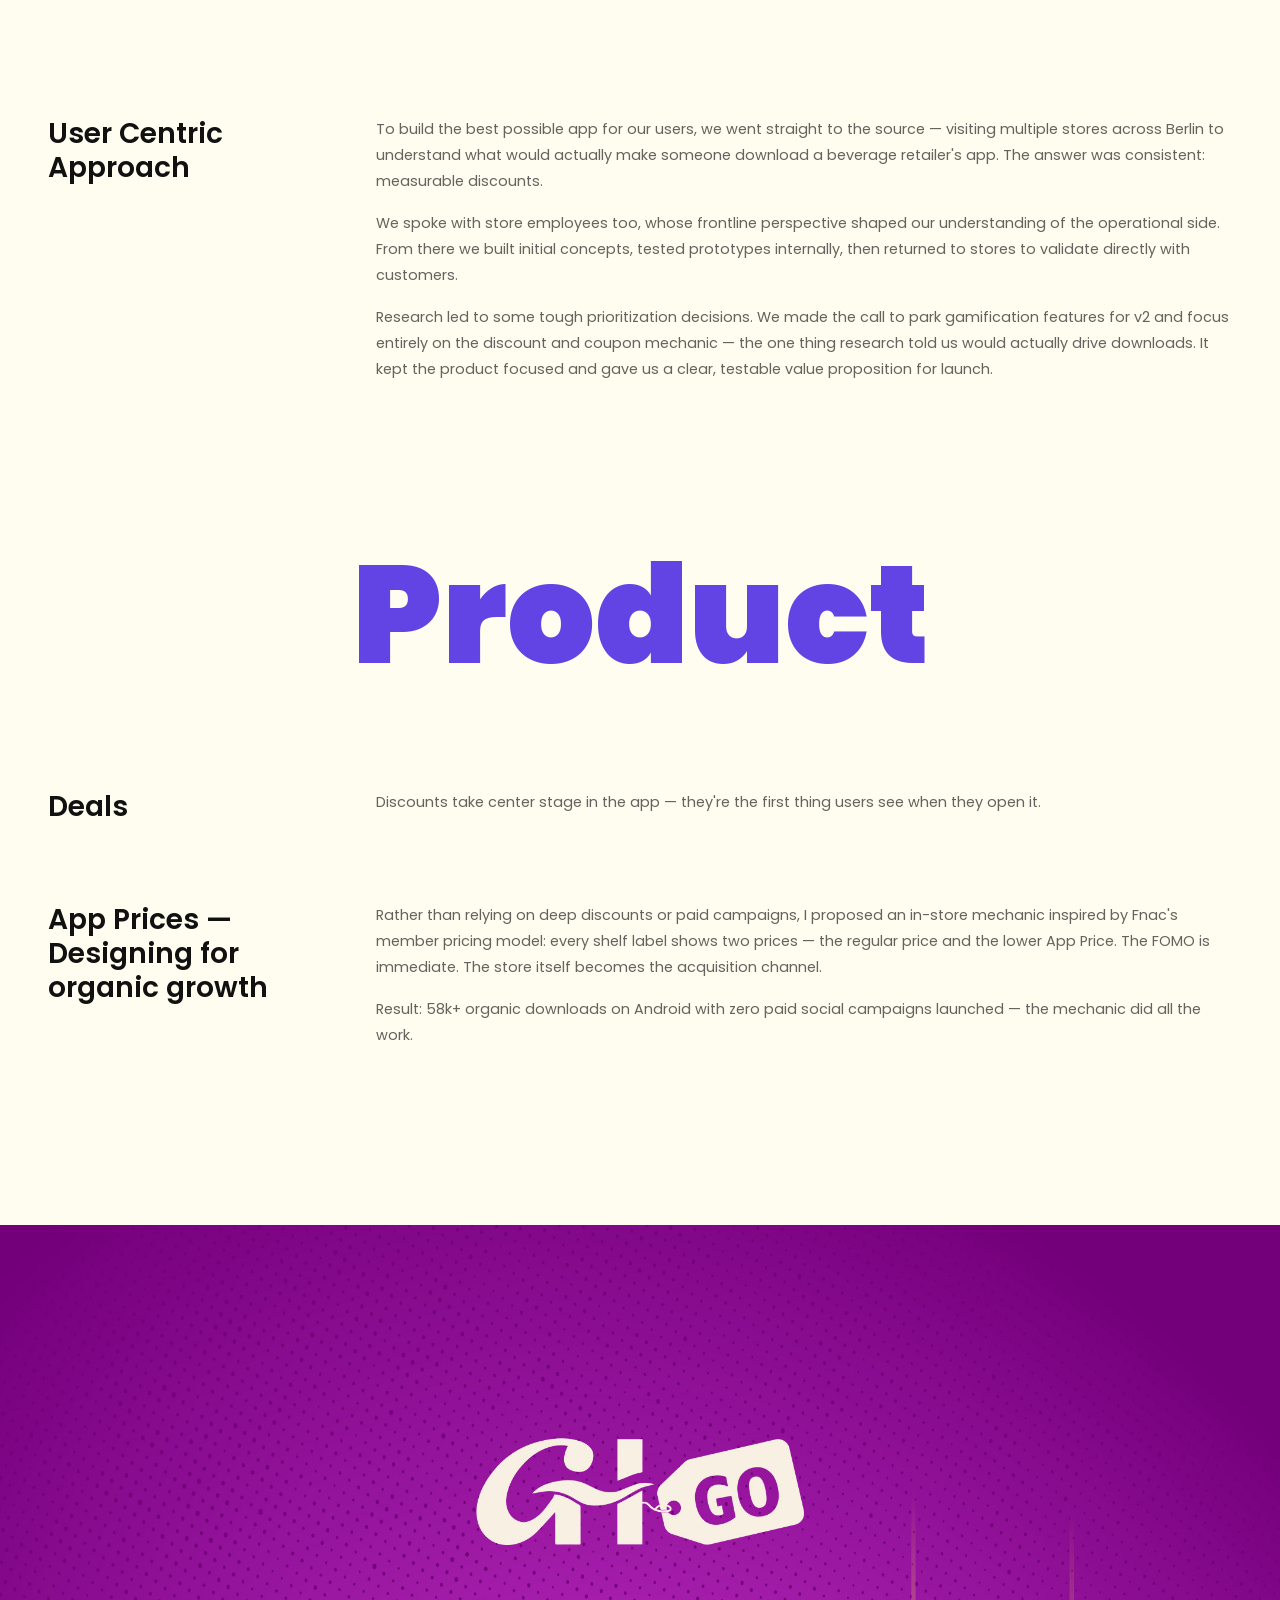
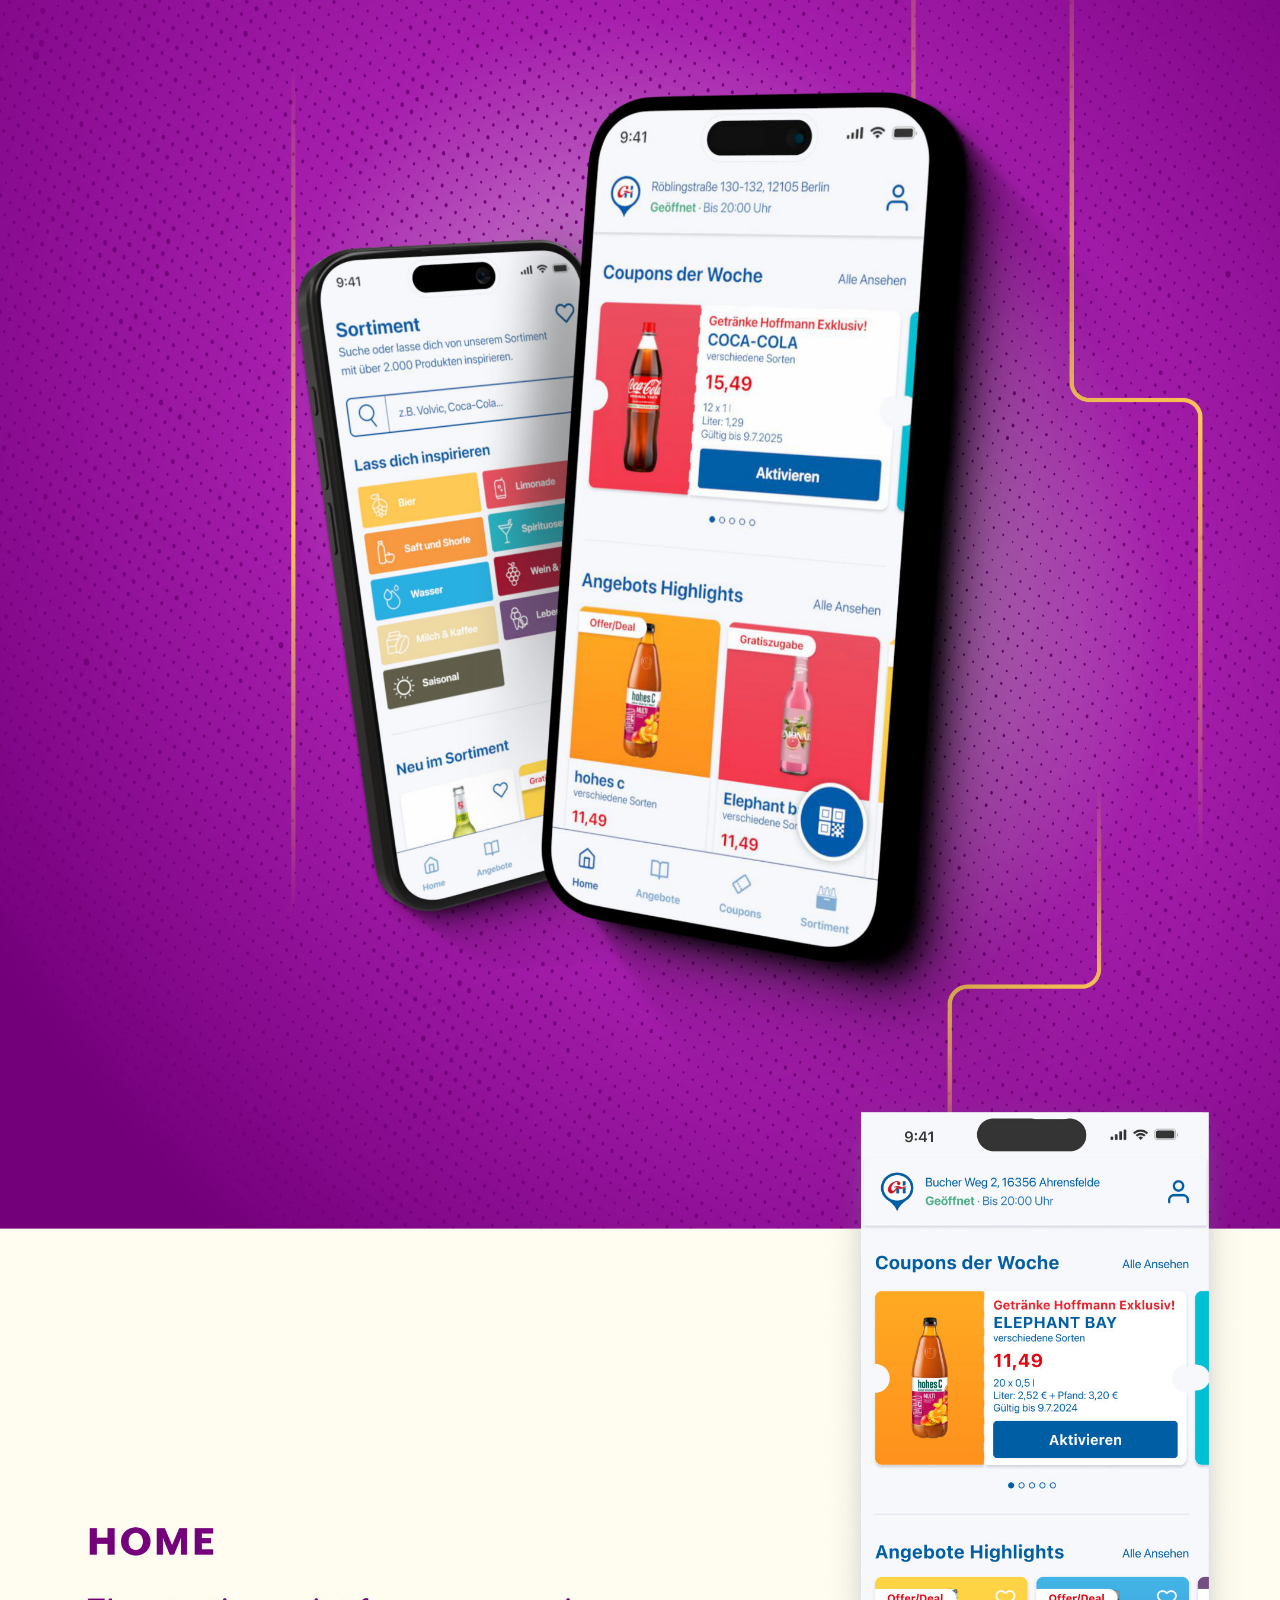
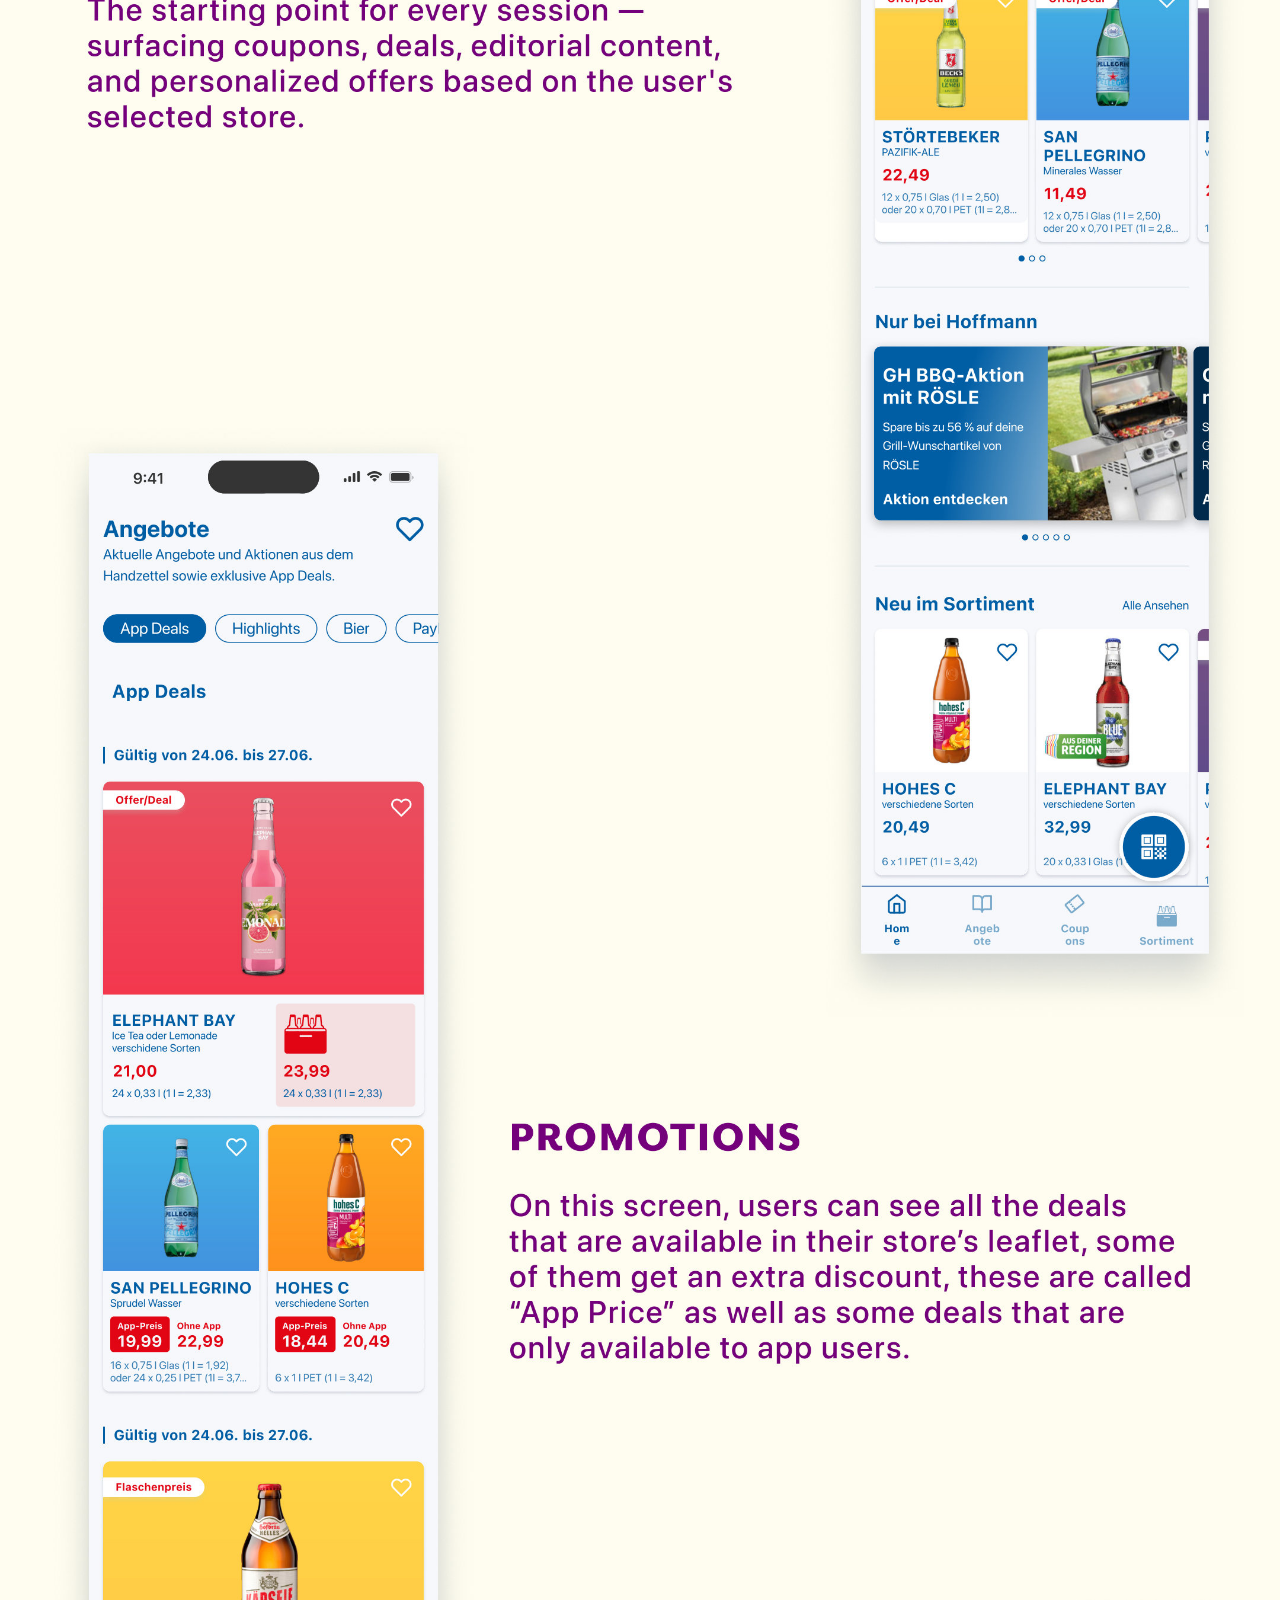
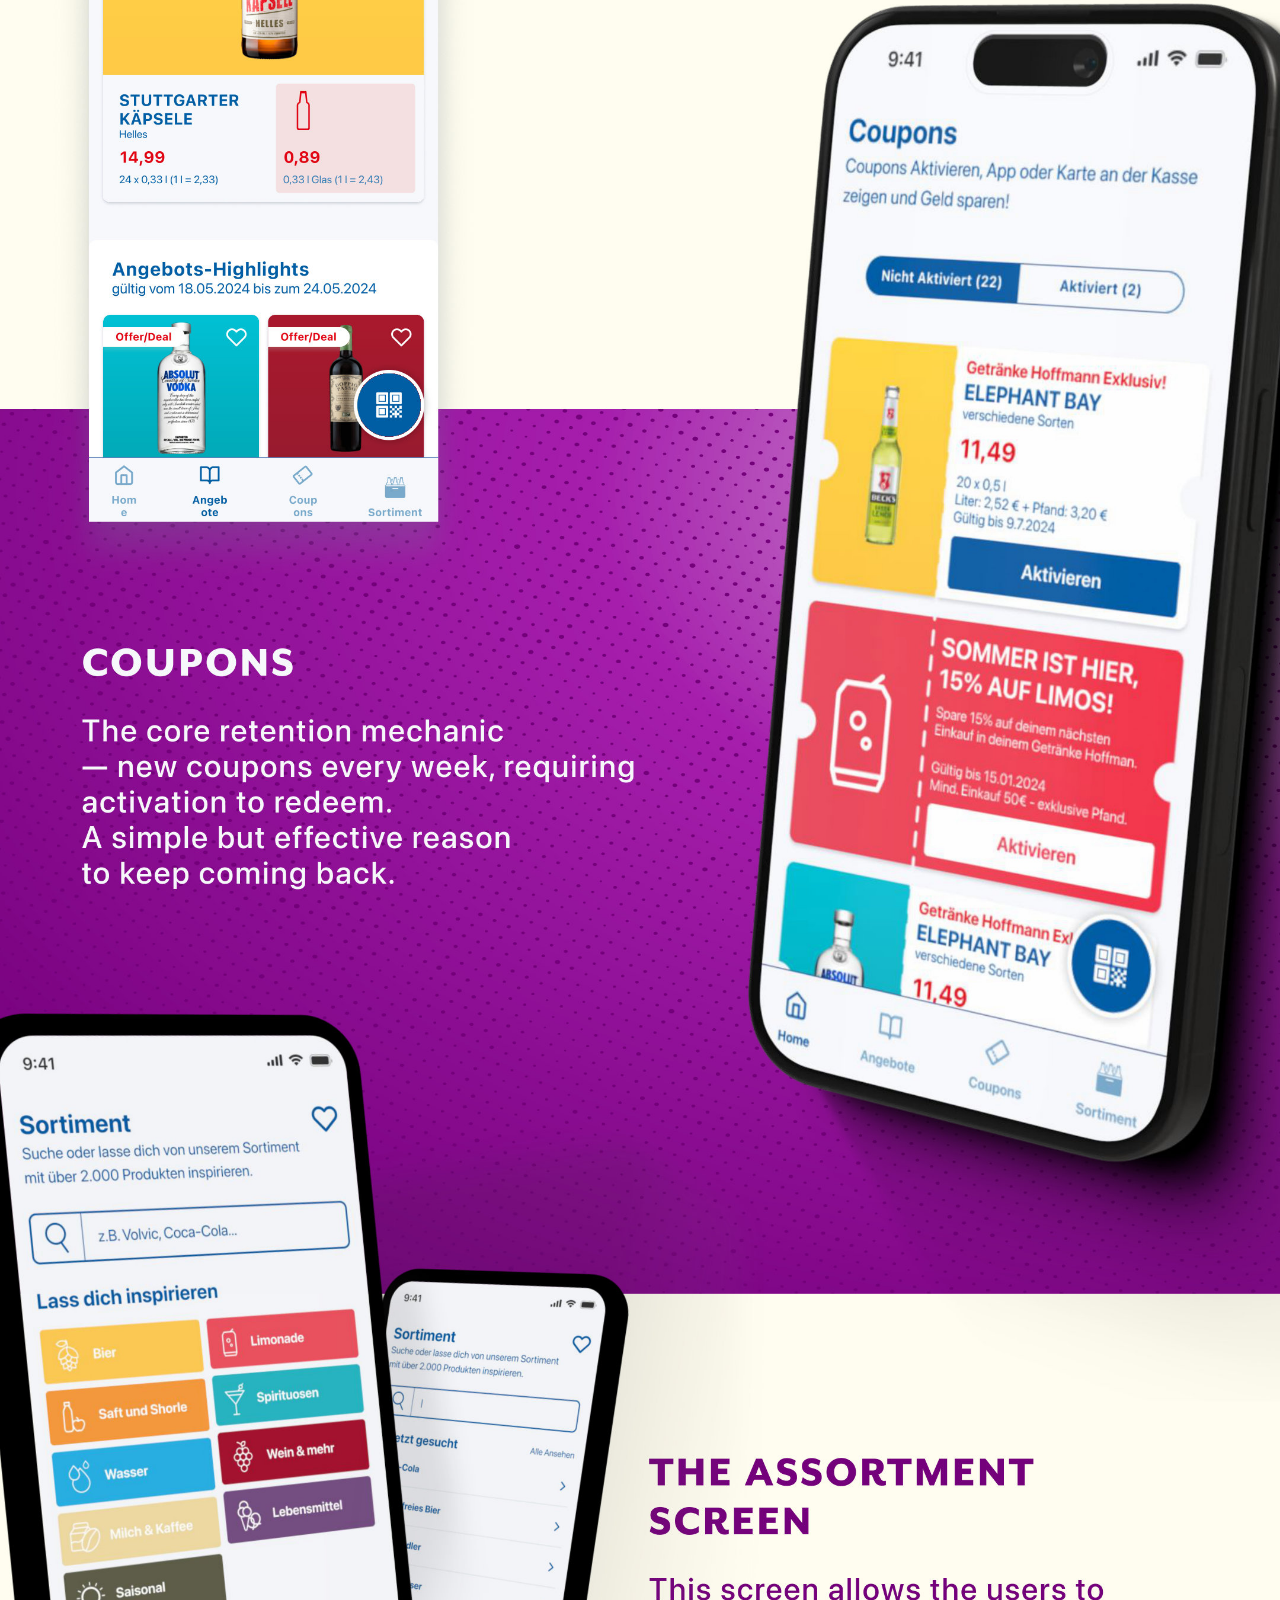
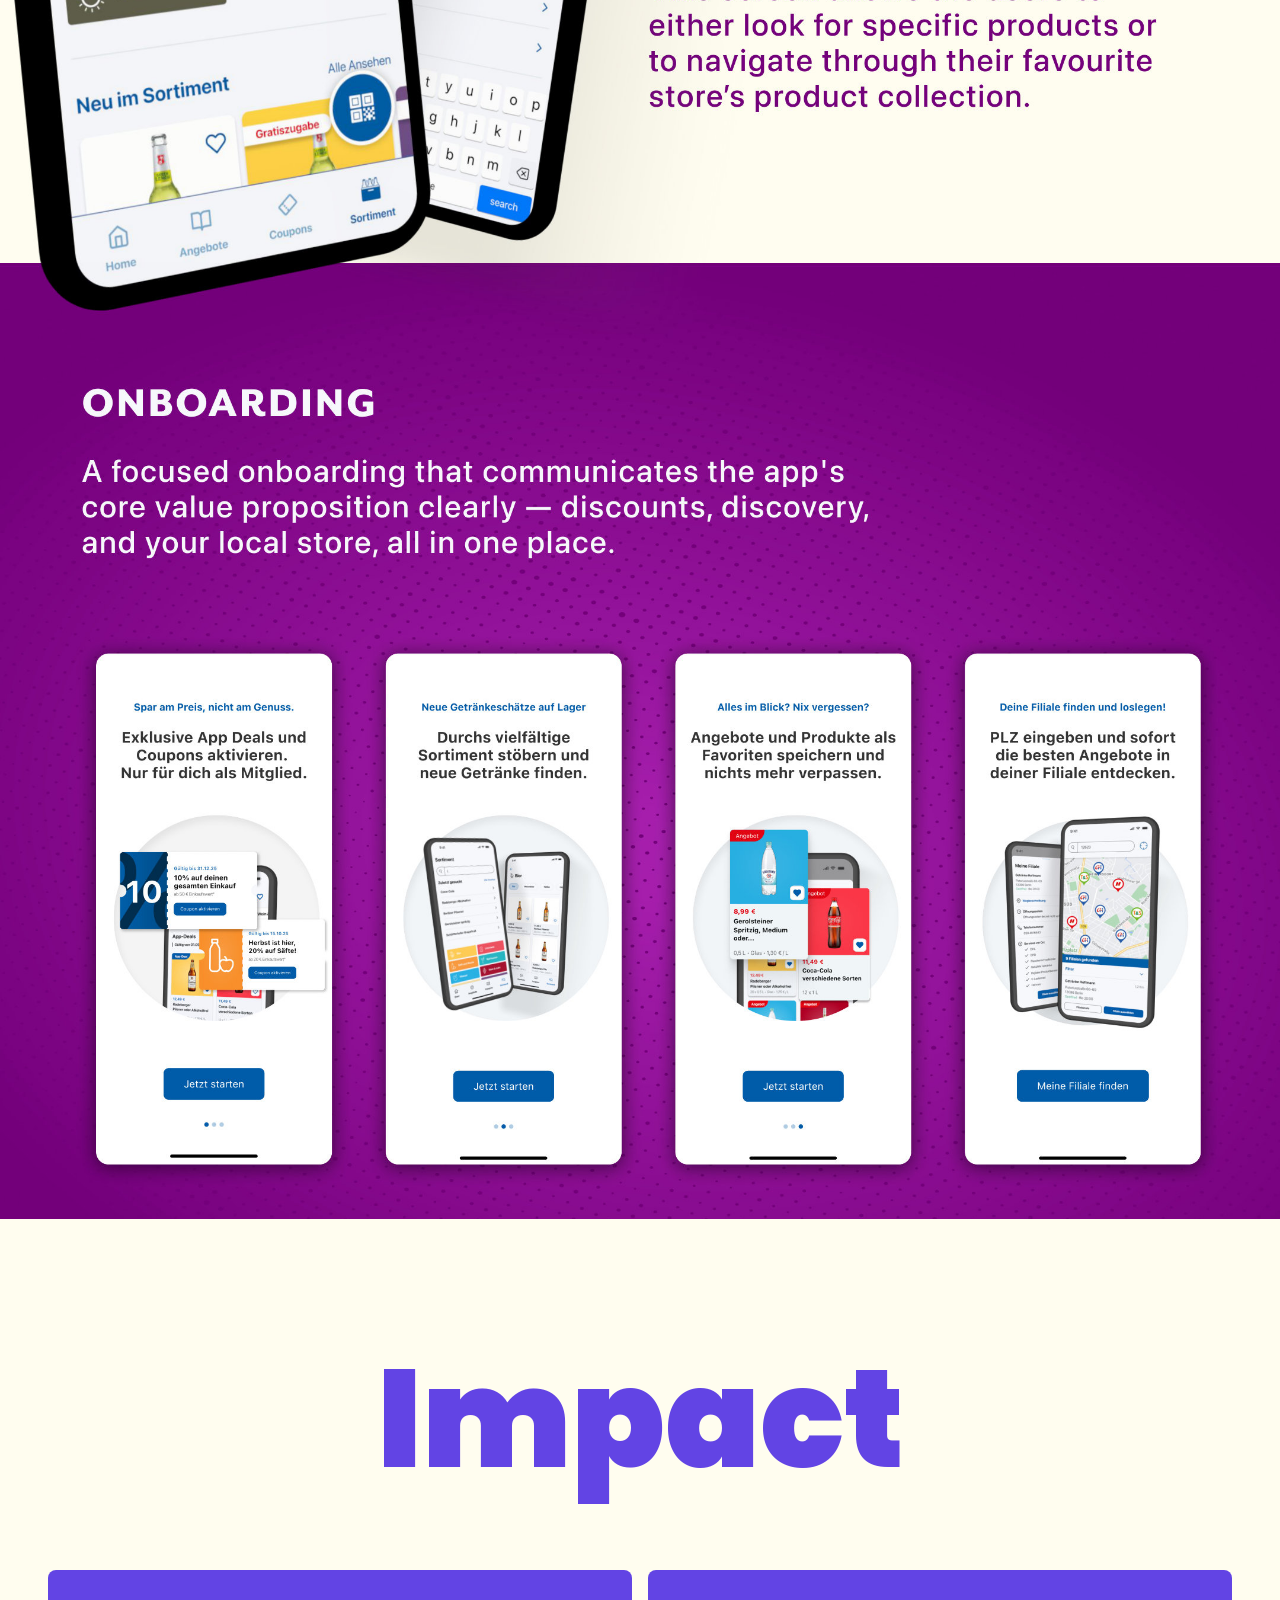
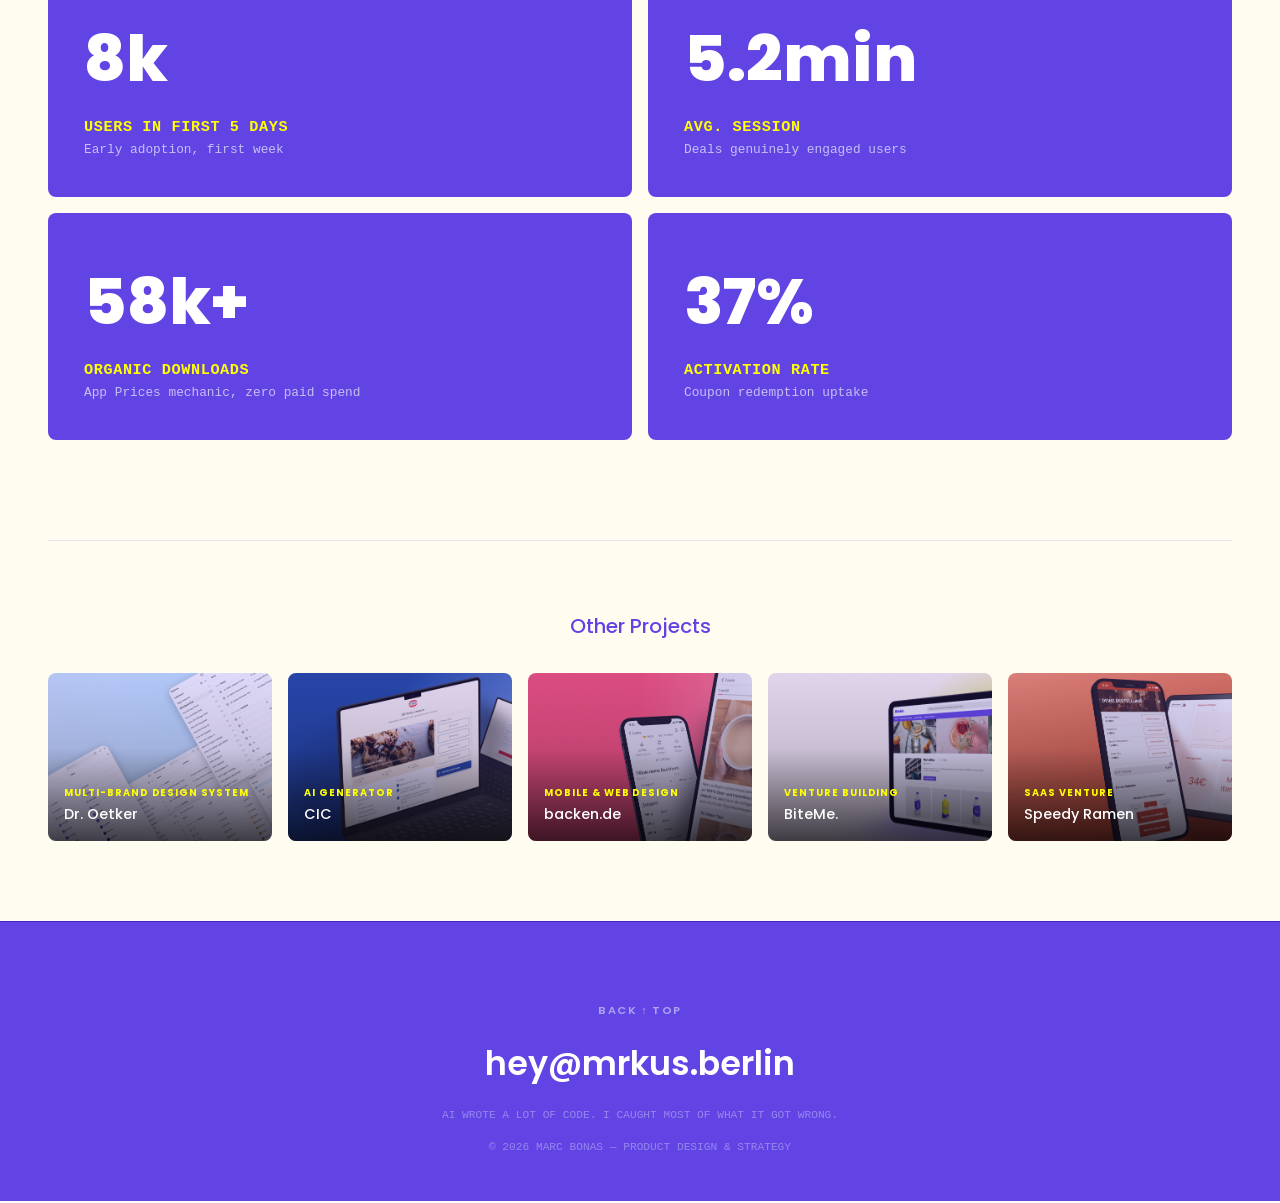
<file: work/gh-go.html>
<!DOCTYPE html>
<html lang="en">
<head>
  <meta charset="UTF-8">
  <meta name="viewport" content="width=device-width, initial-scale=1.0">
  <title>GH Go — Loyalty App for Germany's Biggest Beverage Retailer | Marc Bonas</title>
  <link rel="icon" type="image/svg+xml" href="../assets/favicon.svg">
  <meta name="description" content="Case study: GH Go, a loyalty app built from scratch for Germany's largest beverage retailer, driving 58k+ organic downloads.">
  <meta property="og:type" content="website">
  <meta property="og:url" content="https://mrkus.berlin/work/gh-go.html">
  <meta property="og:title" content="GH Go — Loyalty App for Germany's Biggest Beverage Retailer | Marc Bonas">
  <meta property="og:description" content="Case study: GH Go, a loyalty app built from scratch for Germany's largest beverage retailer, driving 58k+ organic downloads.">
  <meta property="og:image" content="https://mrkus.berlin/assets/og-image.jpg">
  <meta property="og:site_name" content="Marc Bonas Portfolio">
  <meta property="og:image:width" content="1200">
  <meta property="og:image:height" content="630">
  <meta property="og:image:type" content="image/jpeg">
  <meta name="twitter:card" content="summary_large_image">
  <meta name="twitter:title" content="GH Go — Loyalty App for Germany's Biggest Beverage Retailer | Marc Bonas">
  <meta name="twitter:description" content="Case study: GH Go, a loyalty app built from scratch for Germany's largest beverage retailer, driving 58k+ organic downloads.">
  <meta name="twitter:image" content="https://mrkus.berlin/assets/og-image.jpg">
  <link rel="preconnect" href="https://fonts.googleapis.com">
  <link rel="preconnect" href="https://fonts.gstatic.com" crossorigin>
  <link href="https://fonts.googleapis.com/css2?family=Poppins:ital,wght@0,400;0,500;0,600;0,700;0,800;0,900;1,700&display=swap" rel="stylesheet">
  <link rel="stylesheet" href="../css/style.css">
</head>
<body>

  <!-- NAVBAR -->
  <nav class="navbar">
    <a href="../index.html" class="logo">Marc Bonas <span class="logo-accent">Portfolio</span></a>
    <ul class="nav-links">
      <li><a href="../index.html#recent-work">Recent Work</a></li>
      <li><a href="../about.html">About me / Skills</a></li>
      <li><a href="../work-reference.html">Work Reference</a></li>
      <li><a href="../cv.html">Experience</a></li>
      <li><a href="mailto:hey@mrkus.berlin">Get in Touch</a></li>
    </ul>
    <button class="hamburger" aria-label="Toggle menu">
      <span></span><span></span><span></span>
    </button>
  </nav>

  <!-- HERO: full-bleed image, text overlaid -->
  <section class="cs-hero">
    <img class="cs-hero-bg" src="../assets/case-studies/ghgo/hero.png" alt="GH Go app mockup">
    <div class="cs-hero-content">
      <img class="cs-hero-logo-img" src="../assets/case-studies/ghgo/logo.png" alt="GH Go">
      <div class="cs-hero-divider"></div>
      <span class="cs-hero-subtitle">Getränke Hoffmann Loyalty App</span>
    </div>
  </section>

  <!-- OVERVIEW -->
  <section class="cs-meta">
    <div class="cs-recap">
      <h2 class="cs-recap-title">GH Go</h2>
      <p class="cs-recap-subtitle">loyalty app for germany's biggest beverage retailer</p>
    </div>
    <div class="cs-meta-inner fade-up">
      <div class="cs-meta-main">
        <div>
          <span class="meta-label">Story</span>
          <p>GH Go is a loyalty app built from scratch for Germany's largest beverage retailer. The goal was to drive store visits, increase basket value, and build a direct relationship with customers — all through a simple, deal-first mobile experience.</p>
        </div>
        <div class="cs-meta-row cs-challenge">
          <div>
            <h4>Challenge</h4>
            <p>Drive store visits, increase basket value, and boost customer retention through a loyalty experience worth downloading.</p>
          </div>
          <div>
            <h4>Outcome</h4>
            <p>A focused v1.0 built around what research told us users actually wanted — measurable discounts, personalised to their store. Launched on time, with strong early adoption validating the approach.</p>
          </div>
        </div>
      </div>
      <div class="cs-meta-side">
        <div class="cs-meta-block">
          <span class="meta-label">Team</span>
          <p class="meta-val">1 Product Manager<br>2 React Developers<br>1 UX/UI Designer</p>
        </div>
        <div class="cs-meta-block">
          <span class="meta-label">My Stake</span>
          <p class="meta-val">User Experience | Interface Design | Landing Page</p>
        </div>
        <div class="cs-meta-block">
          <span class="meta-label">Year</span>
          <p class="meta-val">2022</p>
        </div>
      </div>
    </div>
  </section>

  <!-- JUMP NAV -->
  <nav class="cs-jump">
    <span class="cs-jump-label">Jump to</span>
    <div class="cs-jump-links">
      <a href="#process">→ Process</a>
      <a href="#product">→ Product</a>
      <a href="#impact">→ Impact</a>
    </div>
  </nav>

  <!-- PROCESS -->
  <section class="cs-section" id="process">
    <div class="cs-section-inner">
      <h2>Process</h2>
      <div class="cs-feature">
        <div class="cs-role fade-up">
          <h3 class="cs-role-title">User Centric Approach</h3>
          <div class="cs-role-text">
            <p>To build the best possible app for our users, we went straight to the source — visiting multiple stores across Berlin to understand what would actually make someone download a beverage retailer's app. The answer was consistent: measurable discounts.</p>
            <p>We spoke with store employees too, whose frontline perspective shaped our understanding of the operational side. From there we built initial concepts, tested prototypes internally, then returned to stores to validate directly with customers.</p>
            <p>Research led to some tough prioritization decisions. We made the call to park gamification features for v2 and focus entirely on the discount and coupon mechanic — the one thing research told us would actually drive downloads. It kept the product focused and gave us a clear, testable value proposition for launch.</p>
          </div>
        </div>
      </div>
    </div>
  </section>

  <!-- PRODUCT -->
  <section class="cs-section" id="product">
    <div class="cs-section-inner">
      <h2>Product</h2>

      <div class="cs-feature">
        <div class="cs-role fade-up">
          <h3 class="cs-role-title">Deals</h3>
          <div class="cs-role-text">
            <p>Discounts take center stage in the app — they're the first thing users see when they open it.</p>
          </div>
        </div>
      </div>

      <div class="cs-feature">
        <div class="cs-role fade-up">
          <h3 class="cs-role-title">App Prices — Designing for organic growth</h3>
          <div class="cs-role-text">
            <p>Rather than relying on deep discounts or paid campaigns, I proposed an in-store mechanic inspired by Fnac's member pricing model: every shelf label shows two prices — the regular price and the lower App Price. The FOMO is immediate. The store itself becomes the acquisition channel.</p>
            <p>Result: 58k+ organic downloads on Android with zero paid social campaigns launched — the mechanic did all the work.</p>
          </div>
        </div>
      </div>
    </div>
  </section>

  <!-- VISUAL CASE STUDY -->
  <div class="cs-visual-case">
    <img class="cs-visual-case-img" src="../assets/case-studies/ghgo/visual-case-study.jpg" alt="GH Go visual case study">
  </div>

  <!-- IMPACT -->
  <section class="cs-impact" id="impact">
    <div class="cs-impact-inner">
      <h2>Impact</h2>
      <div class="impact-grid">
        <div class="impact-card fade-up">
          <p class="impact-val">8k</p>
          <p class="impact-label">Users in First 5 Days</p>
          <p class="impact-sub">Early adoption, first week</p>
        </div>
        <div class="impact-card fade-up">
          <p class="impact-val">5.2min</p>
          <p class="impact-label">Avg. Session</p>
          <p class="impact-sub">Deals genuinely engaged users</p>
        </div>
        <div class="impact-card fade-up">
          <p class="impact-val">58k+</p>
          <p class="impact-label">Organic Downloads</p>
          <p class="impact-sub">App Prices mechanic, zero paid spend</p>
        </div>
        <div class="impact-card fade-up">
          <p class="impact-val">37%</p>
          <p class="impact-label">Activation Rate</p>
          <p class="impact-sub">Coupon redemption uptake</p>
        </div>
      </div>
    </div>
  </section>

  <!-- OTHER PROJECTS -->
  <section class="other-projects">
    <div class="other-projects-inner">
      <h3>Other Projects</h3>
      <div class="other-grid">
        <a class="other-card" href="design-system.html">
          <img src="../assets/case-studies/design-system/teaser.png" alt="Dr Oetker & Group Companies">
          <div class="other-overlay">
            <span class="other-cat">Multi-Brand Design System</span>
            <h4 class="other-title">Dr. Oetker</h4>
          </div>
        </a>
        <a class="other-card" href="cic.html">
          <img src="../assets/case-studies/cic/teaser.png" alt="CIC - AI Recipe & Image Generator">
          <div class="other-overlay">
            <span class="other-cat">AI Generator</span>
            <h4 class="other-title">CIC</h4>
          </div>
        </a>
        <a class="other-card" href="backende.html">
          <img src="../assets/case-studies/backen/teaser.png" alt="Backen.de">
          <div class="other-overlay">
            <span class="other-cat">Mobile & Web Design</span>
            <h4 class="other-title">backen.de</h4>
          </div>
        </a>
        <a class="other-card" href="biteme.html">
          <img src="../assets/case-studies/biteme/teaser.png" alt="BiteMe.">
          <div class="other-overlay">
            <span class="other-cat">Venture Building</span>
            <h4 class="other-title">BiteMe.</h4>
          </div>
        </a>
        <a class="other-card" href="speedy-ramen.html">
          <img src="../assets/case-studies/speedy-ramen/teaser.png" alt="Speedy Ramen">
          <div class="other-overlay">
            <span class="other-cat">SaaS Venture</span>
            <h4 class="other-title">Speedy Ramen</h4>
          </div>
        </a>
      </div>
    </div>
  </section>

  <!-- FOOTER -->
  <footer class="footer">
    <a href="#top" class="back-top">BACK ↑ TOP</a>
    <a href="mailto:hey@mrkus.berlin" class="footer-email">hey@mrkus.berlin</a>
    <a href="portfolio-ai.html" class="footer-quote">AI wrote a lot of code. I caught most of what it got wrong.</a>
    <p class="footer-copy">© 2026 Marc Bonas — Product Design & Strategy</p>
  </footer>

  <script src="../js/main.js"></script>
</body>
</html>
</file>
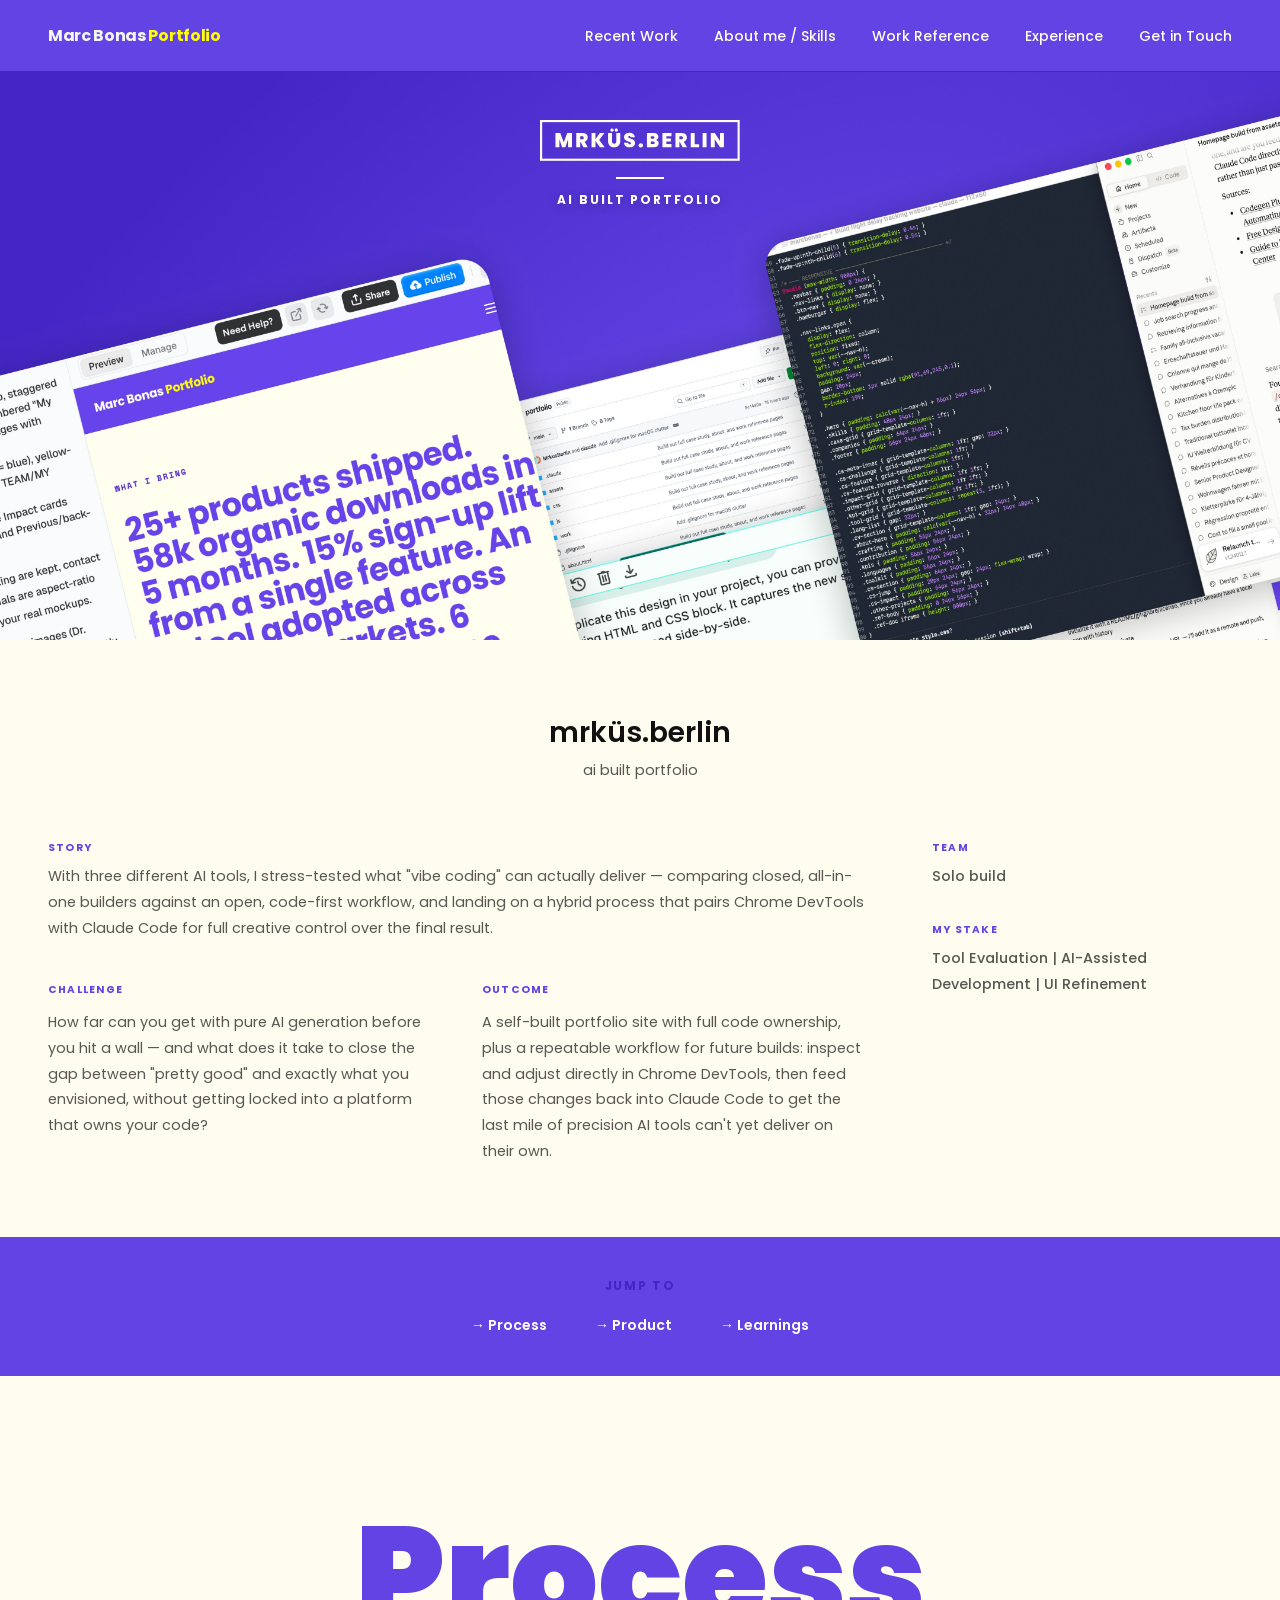
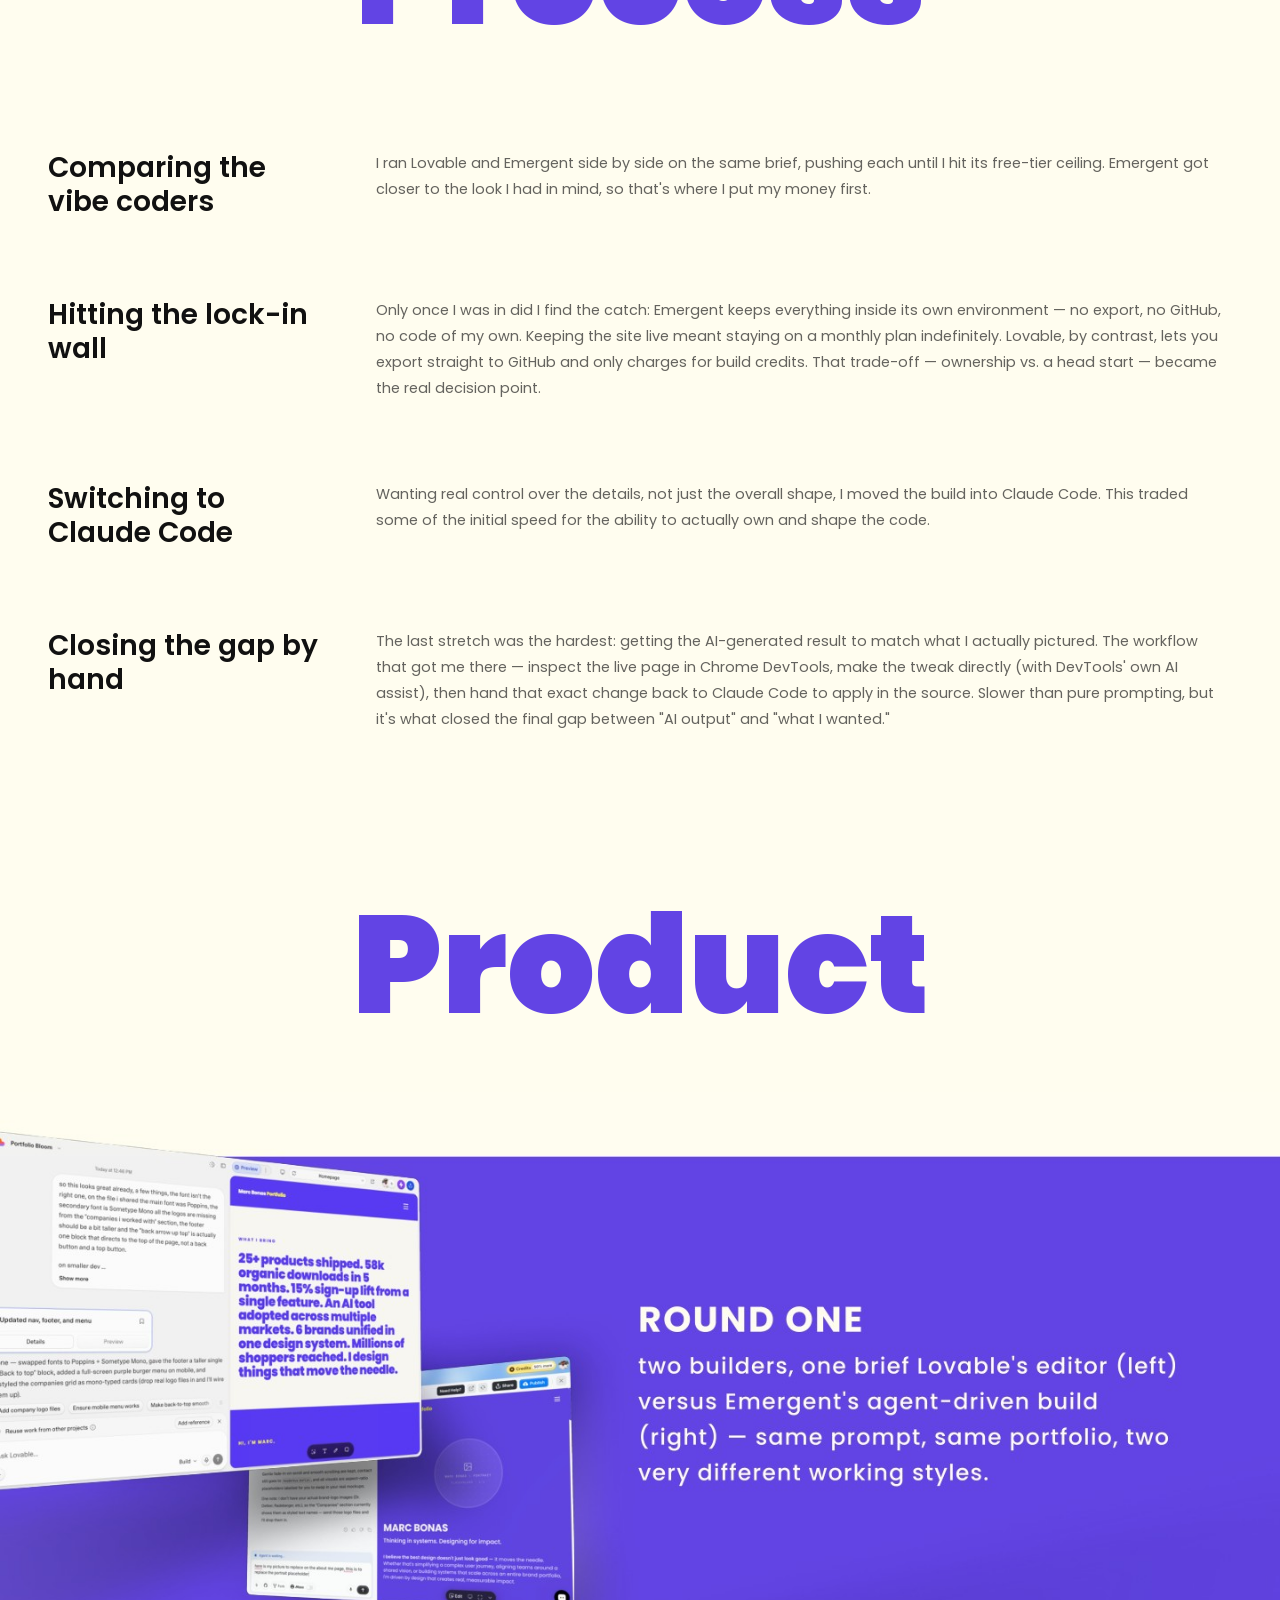
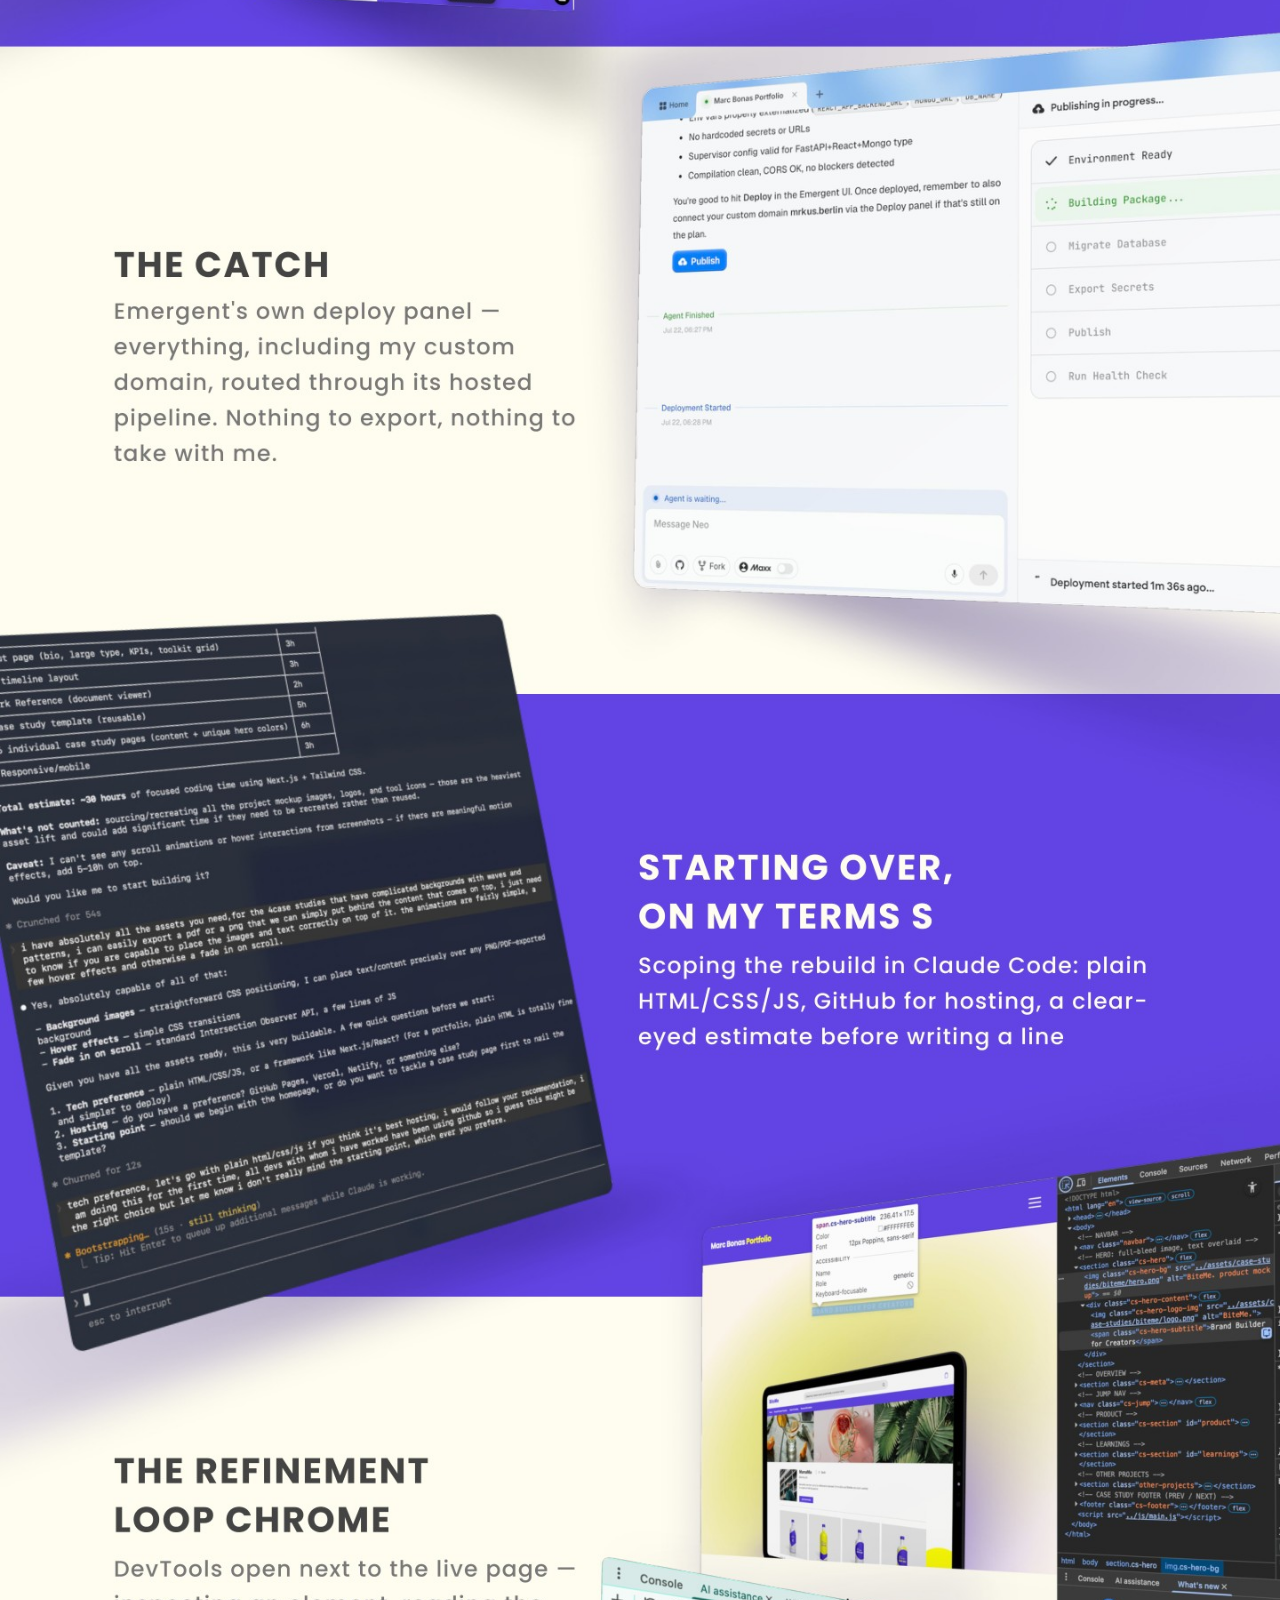
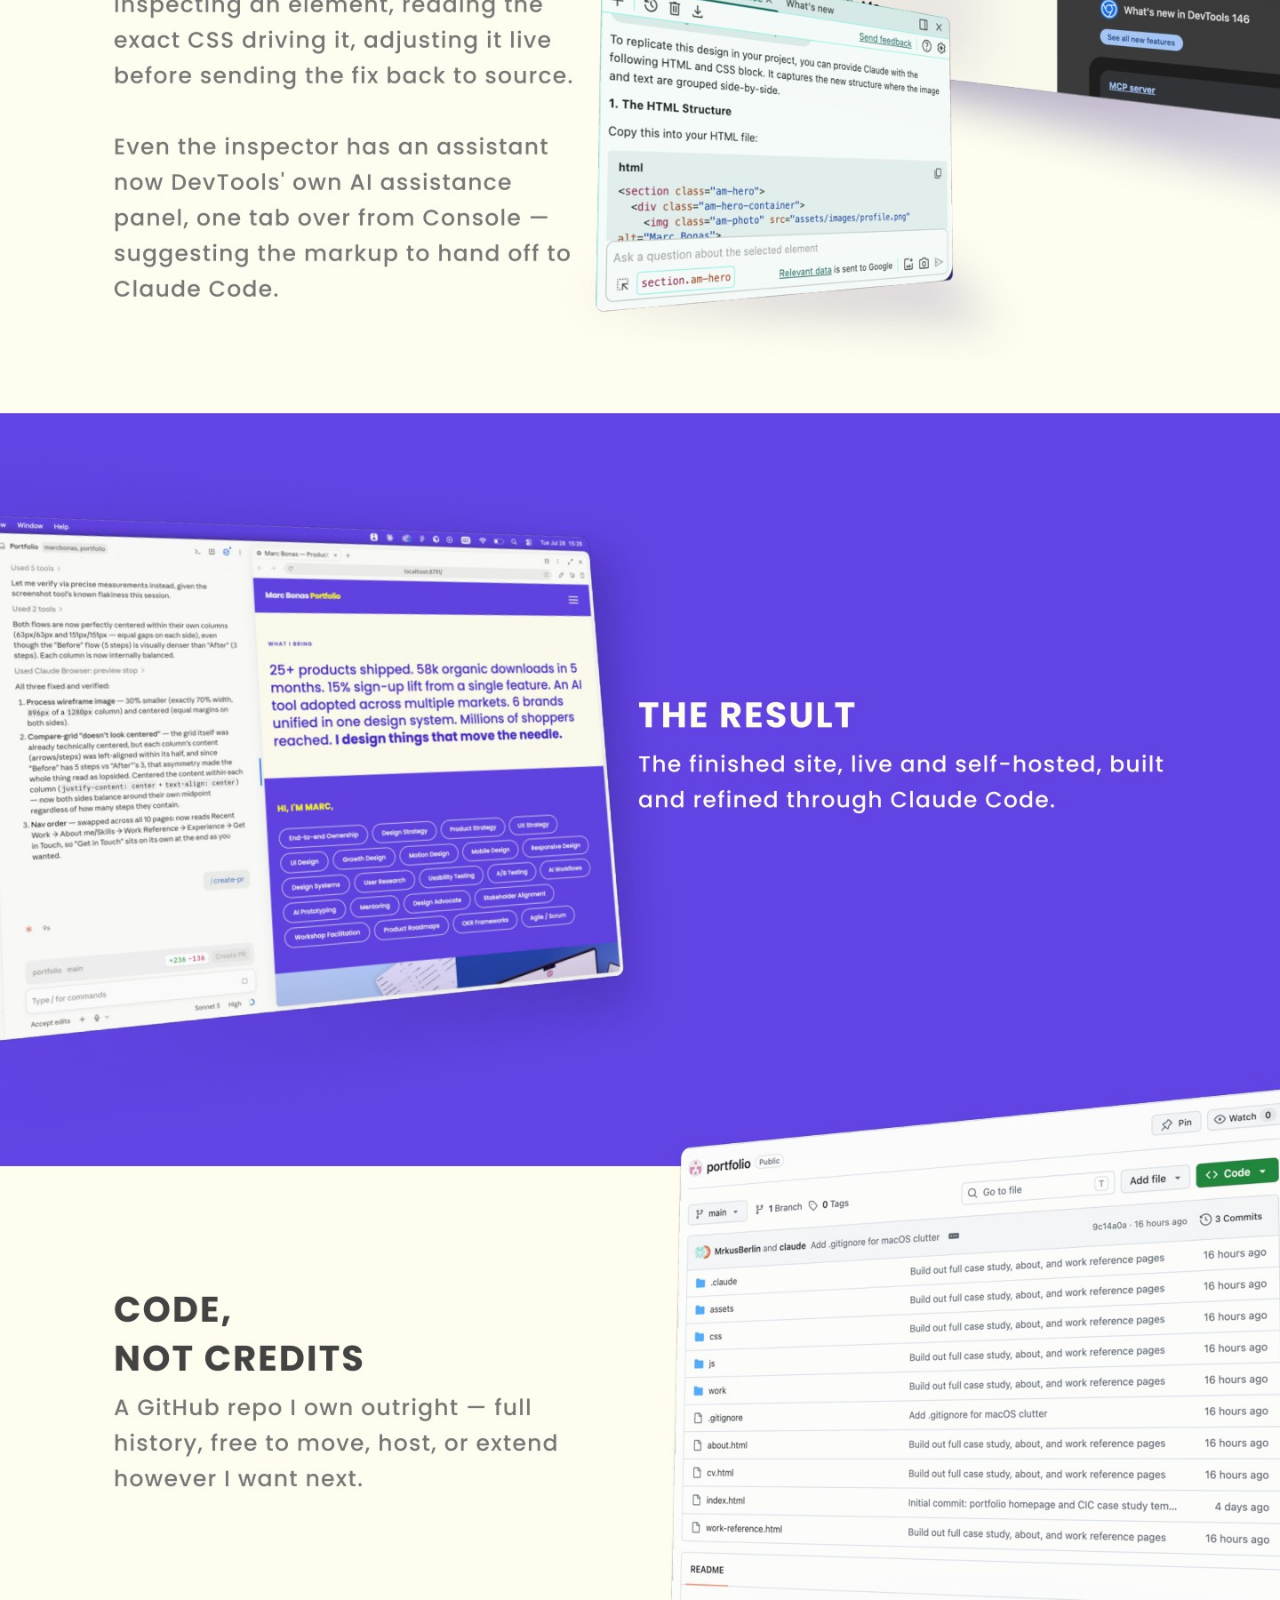
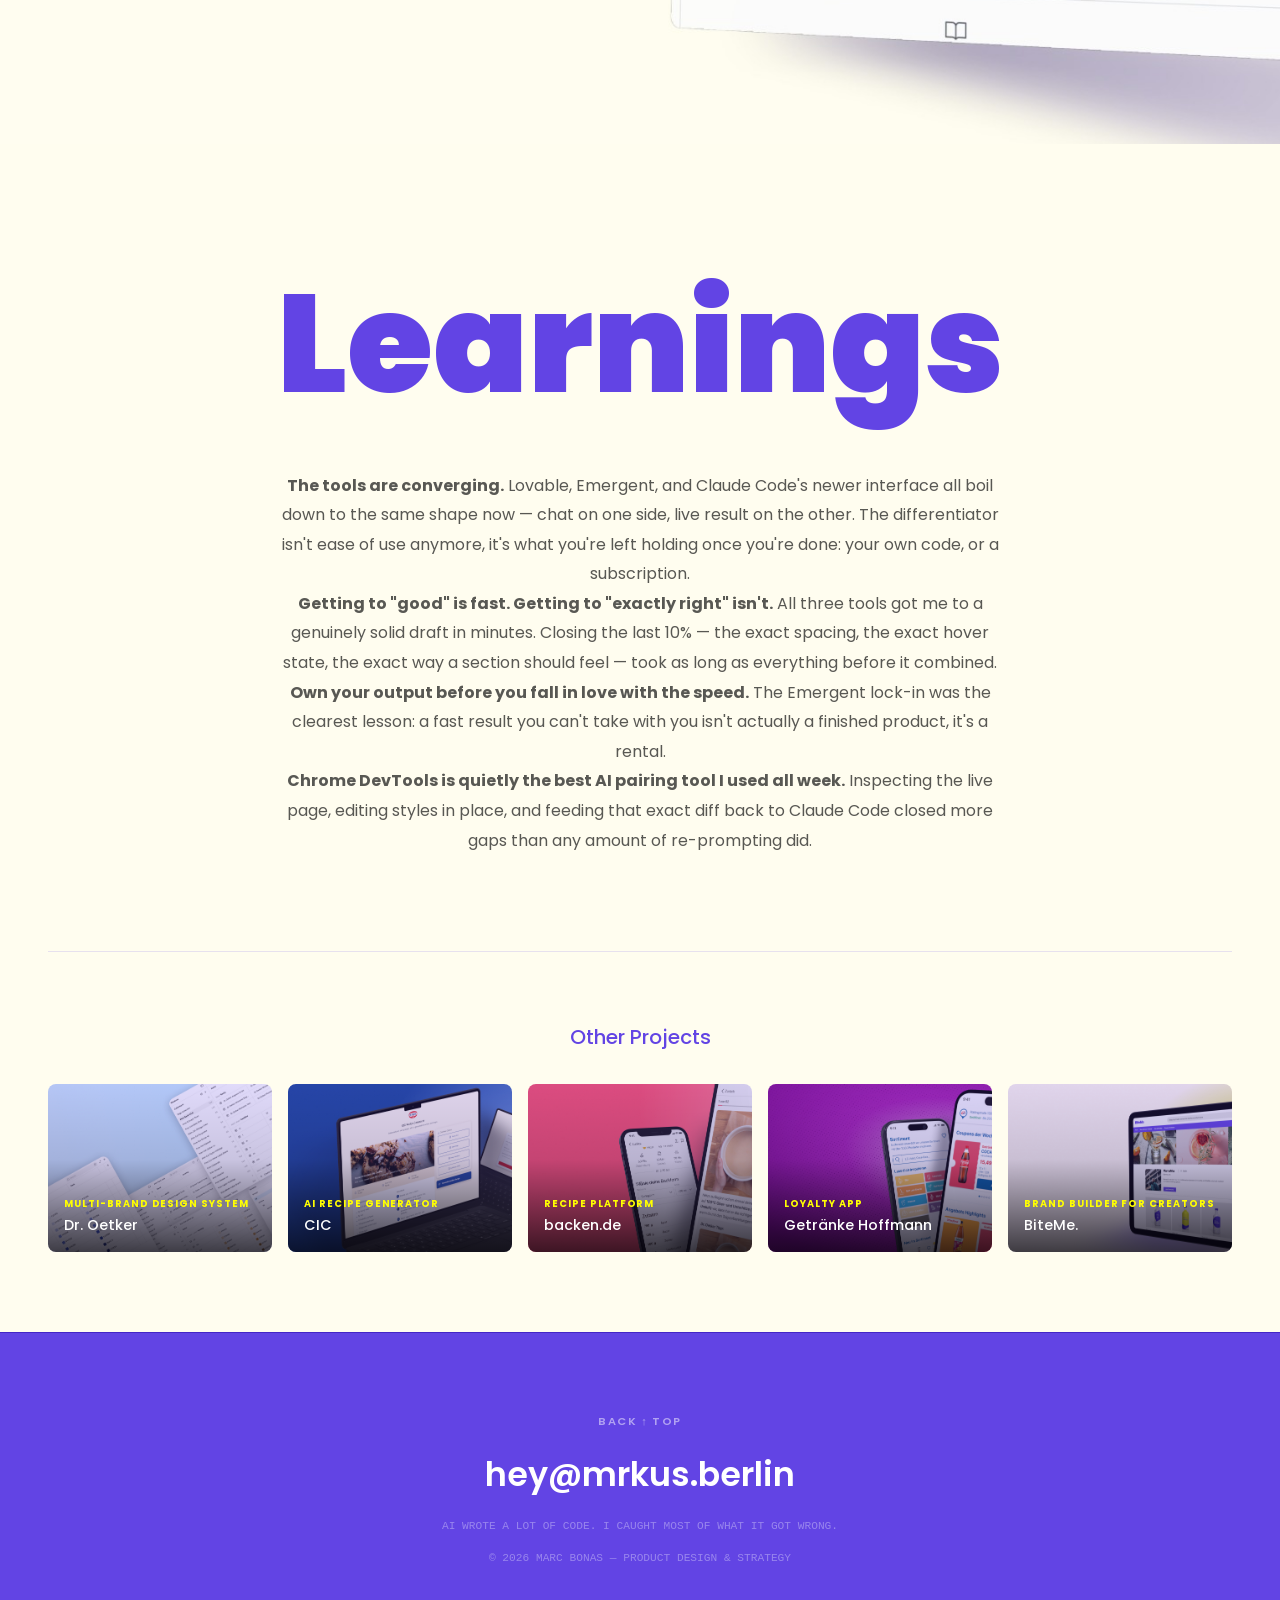
<file: work/portfolio-ai.html>
<!DOCTYPE html>
<html lang="en">
<head>
  <meta charset="UTF-8">
  <meta name="viewport" content="width=device-width, initial-scale=1.0">
  <title>mrküs.berlin — AI Built Portfolio | Marc Bonas</title>
  <link rel="icon" type="image/svg+xml" href="../assets/favicon.svg">
  <meta name="description" content="Case study: how this exact portfolio was built — comparing AI vibe-coding tools and landing on a Chrome DevTools + Claude Code workflow.">
  <meta property="og:type" content="website">
  <meta property="og:url" content="https://mrkus.berlin/work/portfolio-ai.html">
  <meta property="og:title" content="mrküs.berlin — AI Built Portfolio | Marc Bonas">
  <meta property="og:description" content="Case study: how this exact portfolio was built — comparing AI vibe-coding tools and landing on a Chrome DevTools + Claude Code workflow.">
  <meta property="og:image" content="https://mrkus.berlin/assets/og-image.jpg">
  <meta property="og:site_name" content="Marc Bonas Portfolio">
  <meta property="og:image:width" content="1200">
  <meta property="og:image:height" content="630">
  <meta property="og:image:type" content="image/jpeg">
  <meta name="twitter:card" content="summary_large_image">
  <meta name="twitter:title" content="mrküs.berlin — AI Built Portfolio | Marc Bonas">
  <meta name="twitter:description" content="Case study: how this exact portfolio was built — comparing AI vibe-coding tools and landing on a Chrome DevTools + Claude Code workflow.">
  <meta name="twitter:image" content="https://mrkus.berlin/assets/og-image.jpg">
  <link rel="preconnect" href="https://fonts.googleapis.com">
  <link rel="preconnect" href="https://fonts.gstatic.com" crossorigin>
  <link href="https://fonts.googleapis.com/css2?family=Poppins:ital,wght@0,400;0,500;0,600;0,700;0,800;0,900;1,700&display=swap" rel="stylesheet">
  <link rel="stylesheet" href="../css/style.css">
</head>
<body>

  <!-- NAVBAR -->
  <nav class="navbar">
    <a href="../index.html" class="logo">Marc Bonas <span class="logo-accent">Portfolio</span></a>
    <ul class="nav-links">
      <li><a href="../index.html#recent-work">Recent Work</a></li>
      <li><a href="../about.html">About me / Skills</a></li>
      <li><a href="../work-reference.html">Work Reference</a></li>
      <li><a href="../cv.html">Experience</a></li>
      <li><a href="mailto:hey@mrkus.berlin">Get in Touch</a></li>
    </ul>
    <button class="hamburger" aria-label="Toggle menu">
      <span></span><span></span><span></span>
    </button>
  </nav>

  <!-- HERO: full-bleed image, text overlaid -->
  <section class="cs-hero">
    <img class="cs-hero-bg" src="../assets/case-studies/portfolio-ai/hero.jpg" alt="mrküs.berlin AI built portfolio">
    <div class="cs-hero-content">
      <img class="cs-hero-logo-img" src="../assets/case-studies/portfolio-ai/logo.svg" alt="mrküs.berlin">
      <div class="cs-hero-divider"></div>
      <span class="cs-hero-subtitle">AI Built Portfolio</span>
    </div>
  </section>

  <!-- OVERVIEW -->
  <section class="cs-meta">
    <div class="cs-recap">
      <h2 class="cs-recap-title">mrküs.berlin</h2>
      <p class="cs-recap-subtitle">ai built portfolio</p>
    </div>
    <div class="cs-meta-inner fade-up">
      <div class="cs-meta-main">
        <div>
          <span class="meta-label">Story</span>
          <p>With three different AI tools, I stress-tested what "vibe coding" can actually deliver — comparing closed, all-in-one builders against an open, code-first workflow, and landing on a hybrid process that pairs Chrome DevTools with Claude Code for full creative control over the final result.</p>
        </div>
        <div class="cs-meta-row cs-challenge">
          <div>
            <h4>Challenge</h4>
            <p>How far can you get with pure AI generation before you hit a wall — and what does it take to close the gap between "pretty good" and exactly what you envisioned, without getting locked into a platform that owns your code?</p>
          </div>
          <div>
            <h4>Outcome</h4>
            <p>A self-built portfolio site with full code ownership, plus a repeatable workflow for future builds: inspect and adjust directly in Chrome DevTools, then feed those changes back into Claude Code to get the last mile of precision AI tools can't yet deliver on their own.</p>
          </div>
        </div>
      </div>
      <div class="cs-meta-side">
        <div class="cs-meta-block">
          <span class="meta-label">Team</span>
          <p class="meta-val">Solo build</p>
        </div>
        <div class="cs-meta-block">
          <span class="meta-label">My Stake</span>
          <p class="meta-val">Tool Evaluation | AI-Assisted Development | UI Refinement</p>
        </div>
      </div>
    </div>
  </section>

  <!-- JUMP NAV -->
  <nav class="cs-jump">
    <span class="cs-jump-label">Jump to</span>
    <div class="cs-jump-links">
      <a href="#process">→ Process</a>
      <a href="#product">→ Product</a>
      <a href="#learnings">→ Learnings</a>
    </div>
  </nav>

  <!-- PROCESS -->
  <section class="cs-section" id="process">
    <div class="cs-section-inner">
      <h2>Process</h2>

      <div class="cs-feature">
        <div class="cs-role fade-up">
          <h3 class="cs-role-title">Comparing the vibe coders</h3>
          <div class="cs-role-text">
            <p>I ran Lovable and Emergent side by side on the same brief, pushing each until I hit its free-tier ceiling. Emergent got closer to the look I had in mind, so that's where I put my money first.</p>
          </div>
        </div>
      </div>

      <div class="cs-feature">
        <div class="cs-role fade-up">
          <h3 class="cs-role-title">Hitting the lock-in wall</h3>
          <div class="cs-role-text">
            <p>Only once I was in did I find the catch: Emergent keeps everything inside its own environment — no export, no GitHub, no code of my own. Keeping the site live meant staying on a monthly plan indefinitely. Lovable, by contrast, lets you export straight to GitHub and only charges for build credits. That trade-off — ownership vs. a head start — became the real decision point.</p>
          </div>
        </div>
      </div>

      <div class="cs-feature">
        <div class="cs-role fade-up">
          <h3 class="cs-role-title">Switching to Claude Code</h3>
          <div class="cs-role-text">
            <p>Wanting real control over the details, not just the overall shape, I moved the build into Claude Code. This traded some of the initial speed for the ability to actually own and shape the code.</p>
          </div>
        </div>
      </div>

      <div class="cs-feature">
        <div class="cs-role fade-up">
          <h3 class="cs-role-title">Closing the gap by hand</h3>
          <div class="cs-role-text">
            <p>The last stretch was the hardest: getting the AI-generated result to match what I actually pictured. The workflow that got me there — inspect the live page in Chrome DevTools, make the tweak directly (with DevTools' own AI assist), then hand that exact change back to Claude Code to apply in the source. Slower than pure prompting, but it's what closed the final gap between "AI output" and "what I wanted."</p>
          </div>
        </div>
      </div>
    </div>
  </section>

  <!-- PRODUCT -->
  <section class="cs-section cs-section--empty" id="product">
    <div class="cs-section-inner">
      <h2>Product</h2>
    </div>
  </section>

  <!-- VISUAL CASE STUDY -->
  <div class="cs-visual-case">
    <img class="cs-visual-case-img" src="../assets/case-studies/portfolio-ai/visual-case-study.jpg" alt="mrküs.berlin visual case study">
  </div>

  <!-- LEARNINGS -->
  <section class="cs-section" id="learnings">
    <div class="cs-section-inner">
      <h2>Learnings</h2>
      <div class="cs-learnings-text fade-up">
        <p><strong>The tools are converging.</strong> Lovable, Emergent, and Claude Code's newer interface all boil down to the same shape now — chat on one side, live result on the other. The differentiator isn't ease of use anymore, it's what you're left holding once you're done: your own code, or a subscription.</p>
        <p><strong>Getting to "good" is fast. Getting to "exactly right" isn't.</strong> All three tools got me to a genuinely solid draft in minutes. Closing the last 10% — the exact spacing, the exact hover state, the exact way a section should feel — took as long as everything before it combined.</p>
        <p><strong>Own your output before you fall in love with the speed.</strong> The Emergent lock-in was the clearest lesson: a fast result you can't take with you isn't actually a finished product, it's a rental.</p>
        <p><strong>Chrome DevTools is quietly the best AI pairing tool I used all week.</strong> Inspecting the live page, editing styles in place, and feeding that exact diff back to Claude Code closed more gaps than any amount of re-prompting did.</p>
      </div>
    </div>
  </section>

  <!-- OTHER PROJECTS -->
  <section class="other-projects">
    <div class="other-projects-inner">
      <h3>Other Projects</h3>
      <div class="other-grid">
        <a class="other-card" href="design-system.html">
          <img src="../assets/case-studies/design-system/teaser.png" alt="Dr Oetker & Group Companies">
          <div class="other-overlay">
            <span class="other-cat">Multi-Brand Design System</span>
            <h4 class="other-title">Dr. Oetker</h4>
          </div>
        </a>
        <a class="other-card" href="cic.html">
          <img src="../assets/case-studies/cic/teaser.png" alt="CIC - AI Recipe & Image Generator">
          <div class="other-overlay">
            <span class="other-cat">AI Recipe Generator</span>
            <h4 class="other-title">CIC</h4>
          </div>
        </a>
        <a class="other-card" href="backende.html">
          <img src="../assets/case-studies/backen/teaser.png" alt="Backen.de">
          <div class="other-overlay">
            <span class="other-cat">Recipe Platform</span>
            <h4 class="other-title">backen.de</h4>
          </div>
        </a>
        <a class="other-card" href="gh-go.html">
          <img src="../assets/case-studies/ghgo/teaser.png" alt="Getränke Hoffmann - Loyalty App">
          <div class="other-overlay">
            <span class="other-cat">Loyalty App</span>
            <h4 class="other-title">Getränke Hoffmann</h4>
          </div>
        </a>
        <a class="other-card" href="biteme.html">
          <img src="../assets/case-studies/biteme/teaser.png" alt="BiteMe.">
          <div class="other-overlay">
            <span class="other-cat">Brand Builder for Creators</span>
            <h4 class="other-title">BiteMe.</h4>
          </div>
        </a>
      </div>
    </div>
  </section>

  <!-- FOOTER -->
  <footer class="footer">
    <a href="#top" class="back-top">BACK ↑ TOP</a>
    <a href="mailto:hey@mrkus.berlin" class="footer-email">hey@mrkus.berlin</a>
    <a href="portfolio-ai.html" class="footer-quote">AI wrote a lot of code. I caught most of what it got wrong.</a>
    <p class="footer-copy">© 2026 Marc Bonas — Product Design & Strategy</p>
  </footer>

  <script src="../js/main.js"></script>
</body>
</html>
</file>
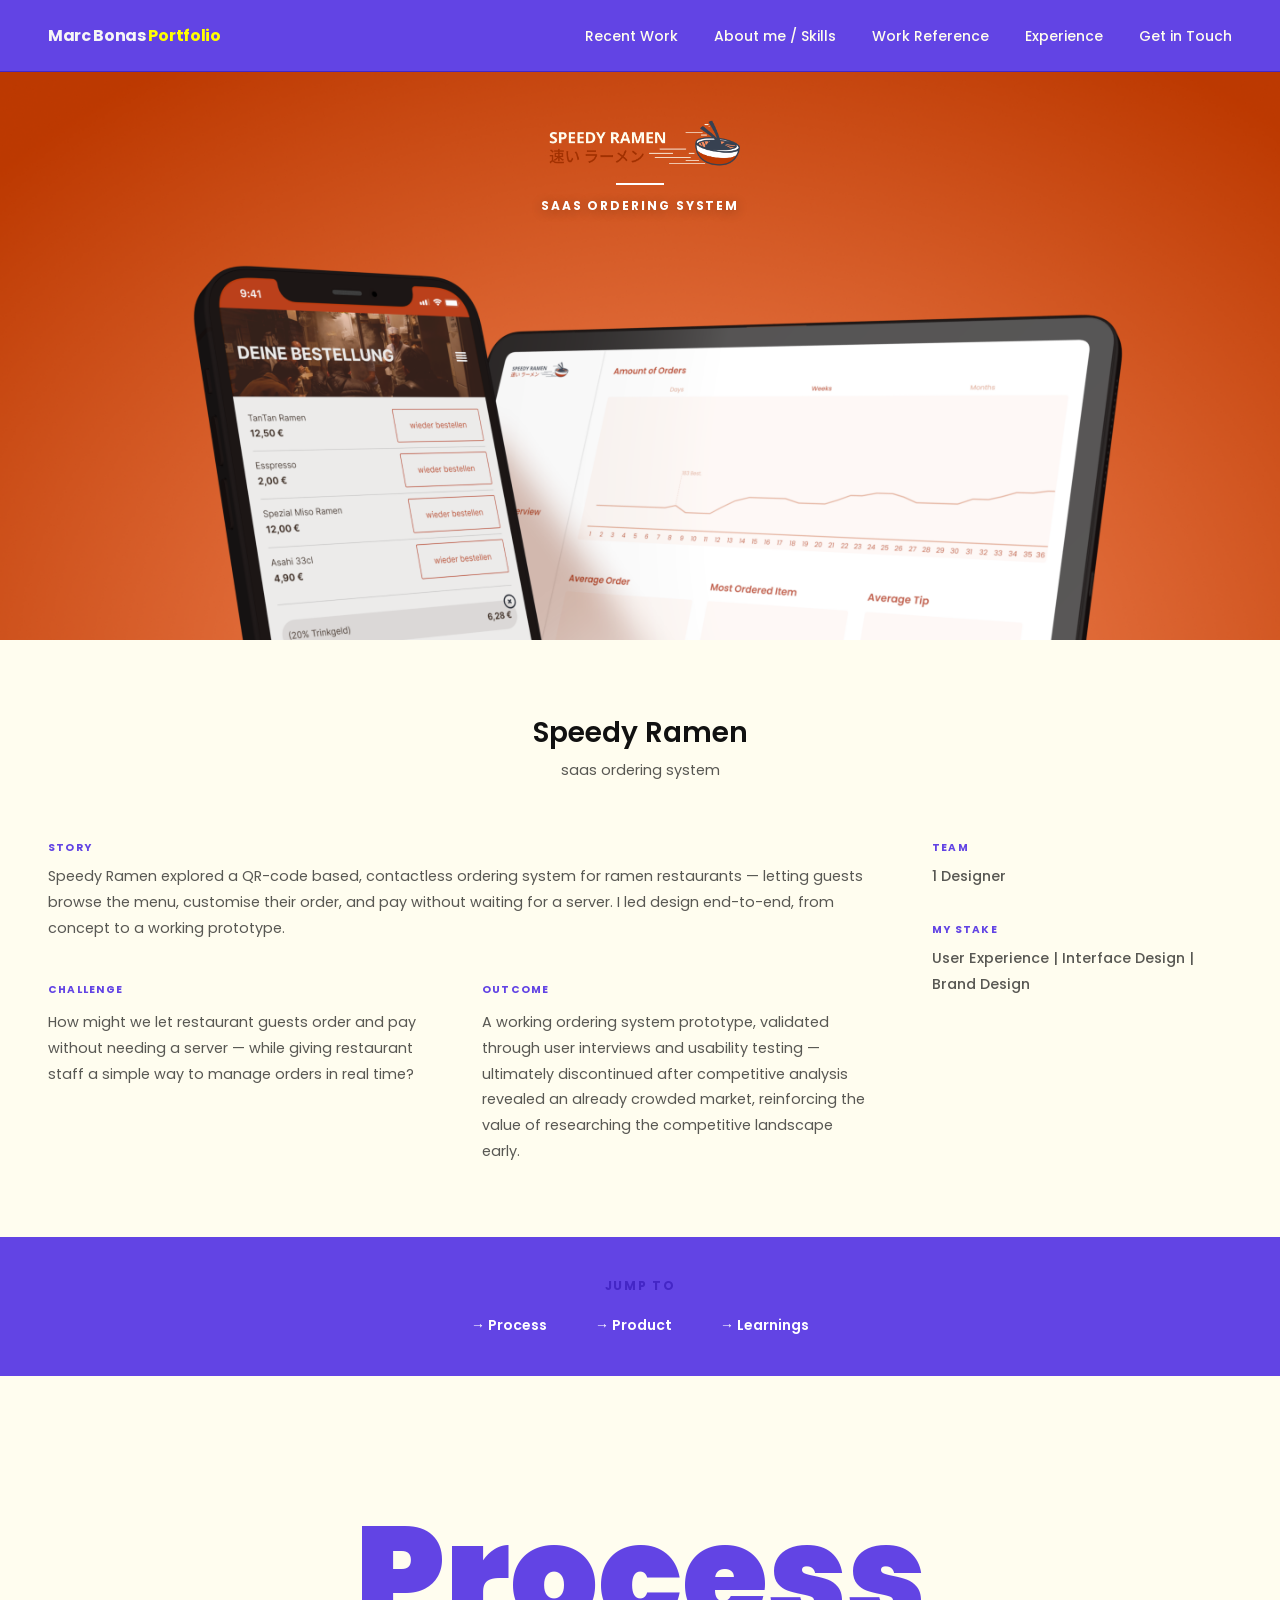
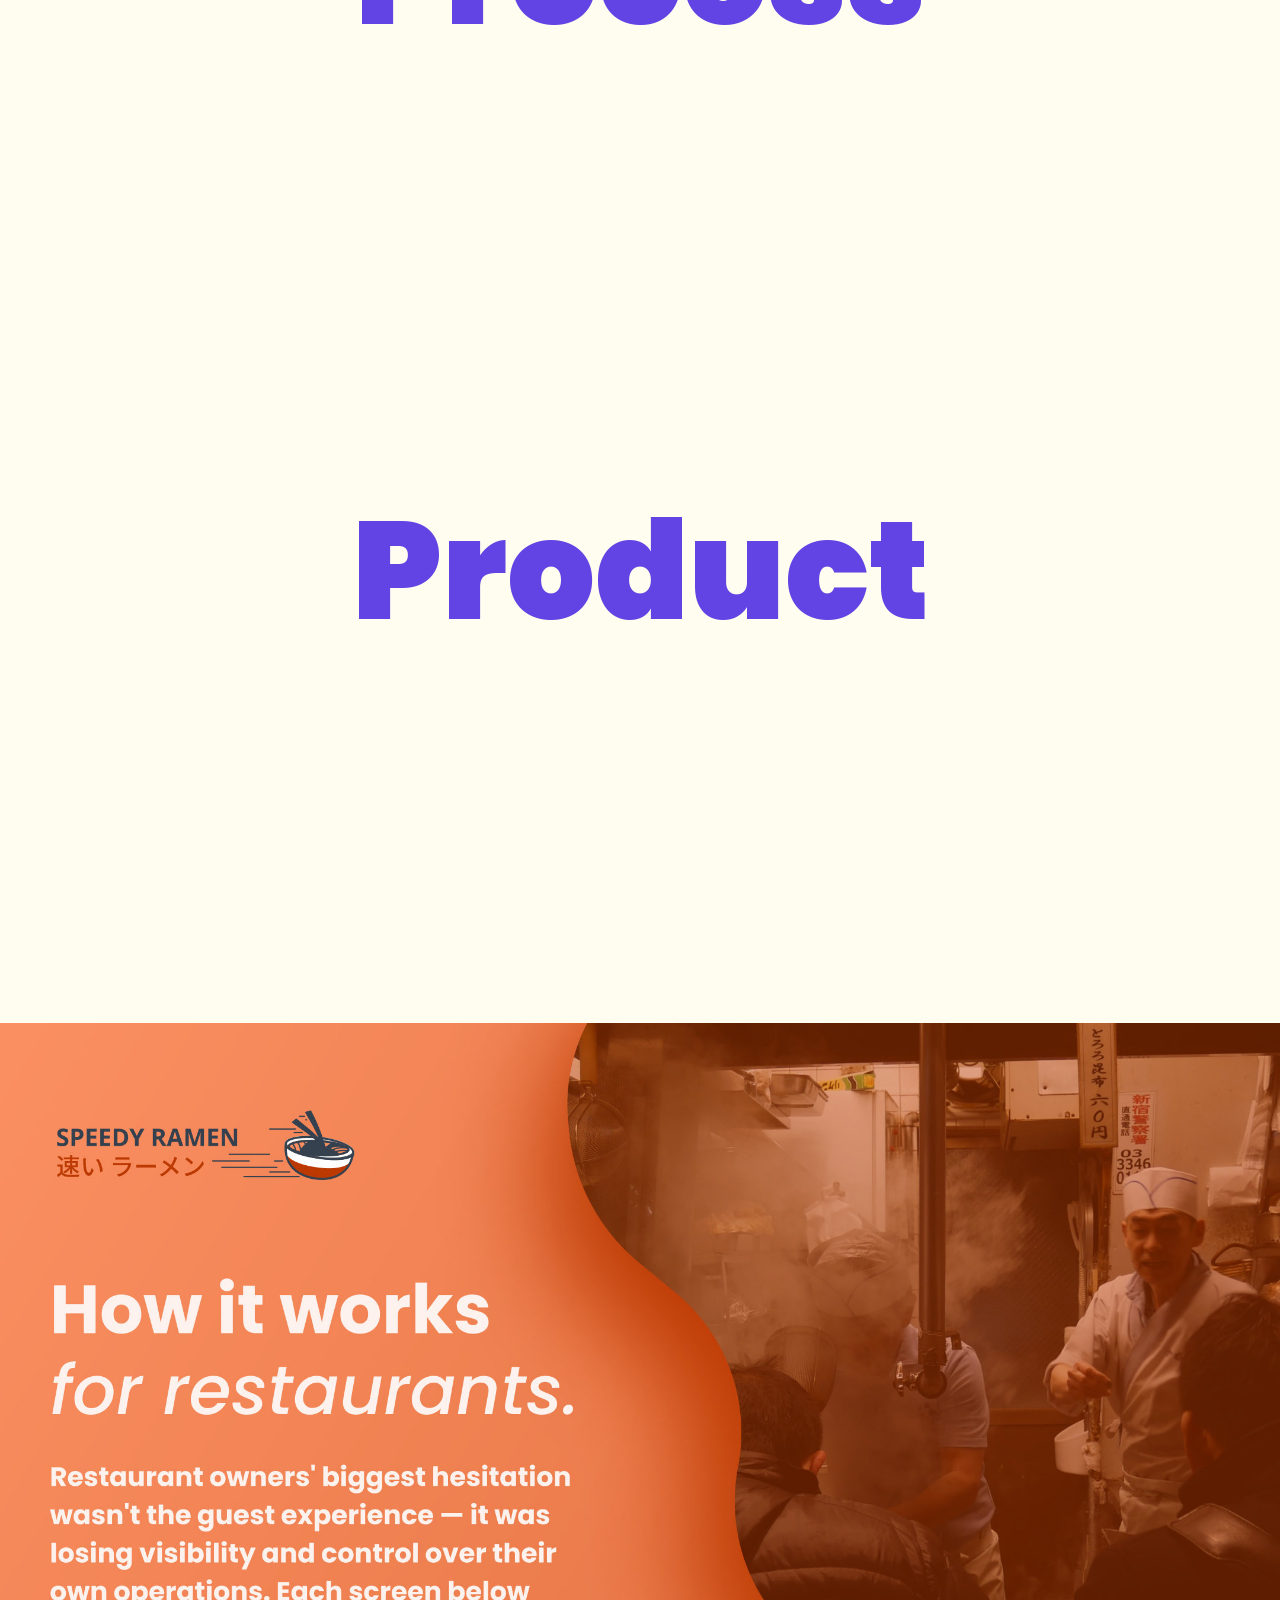
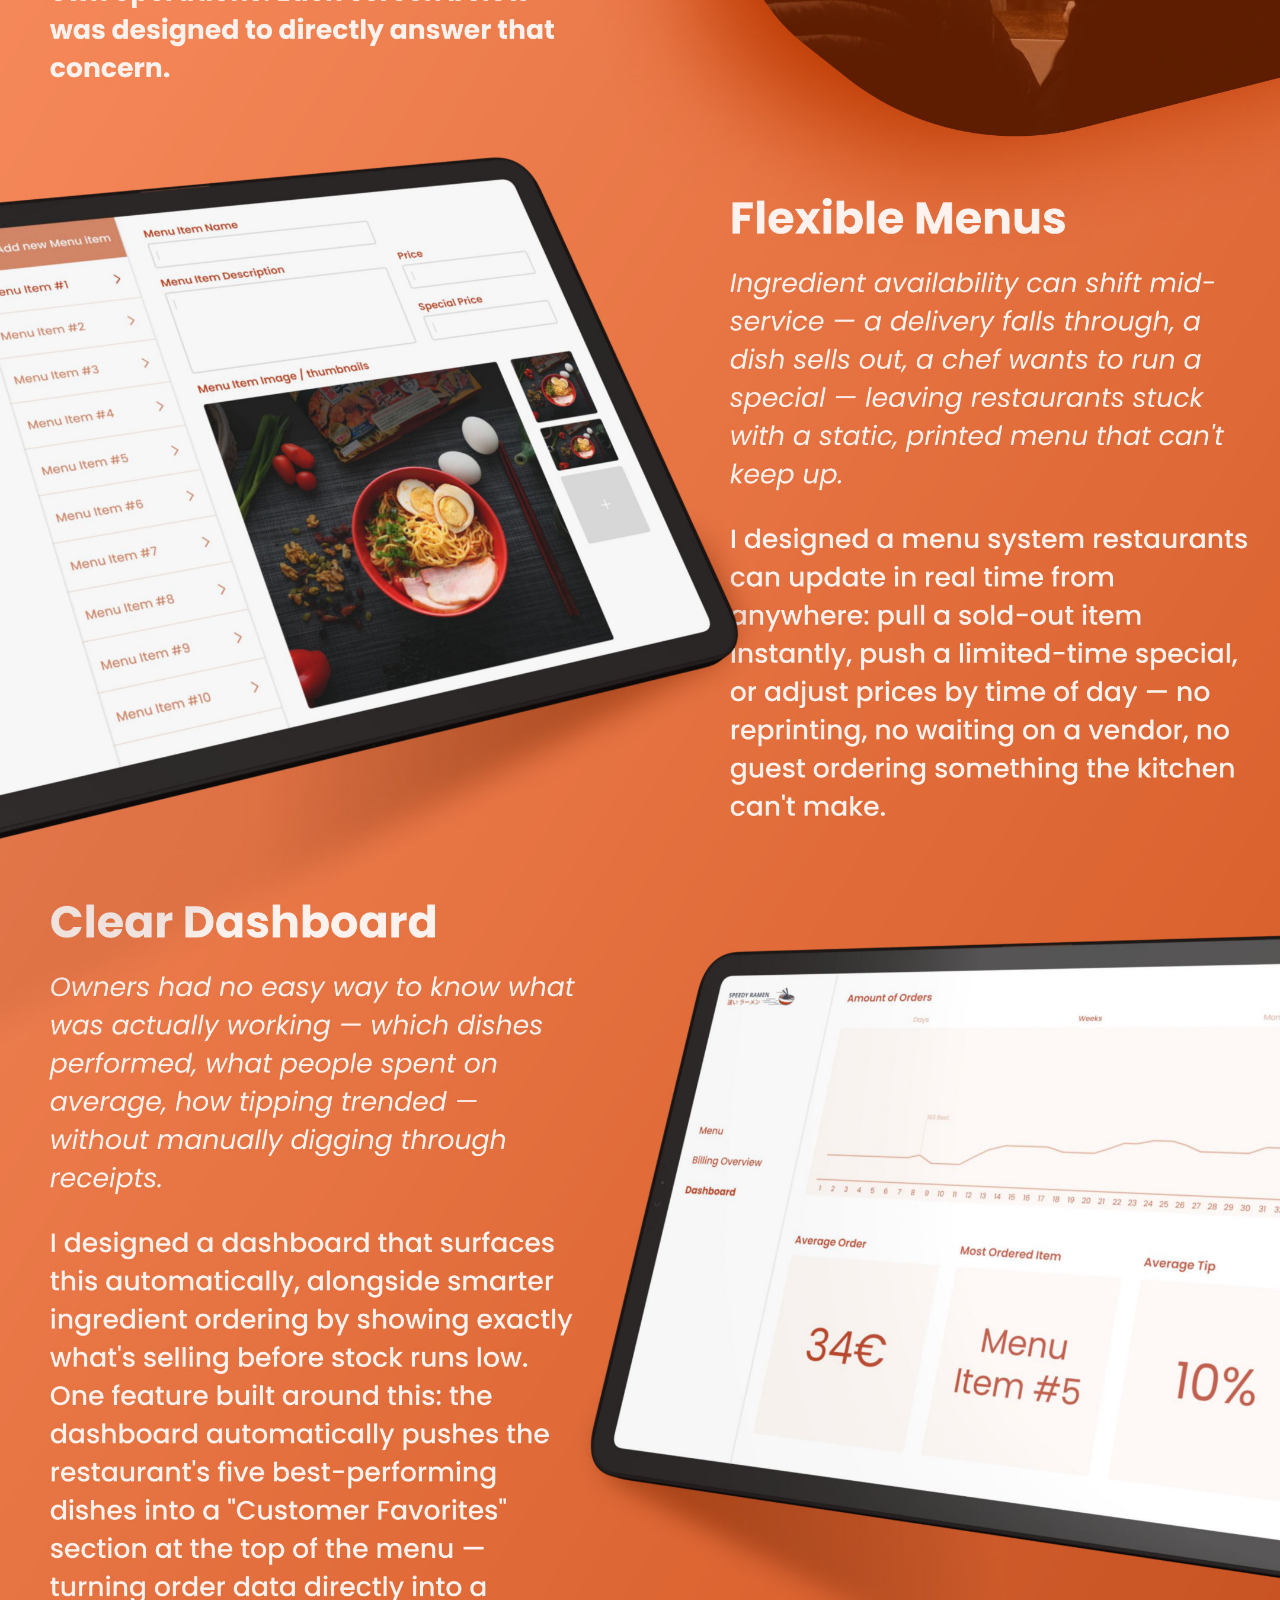
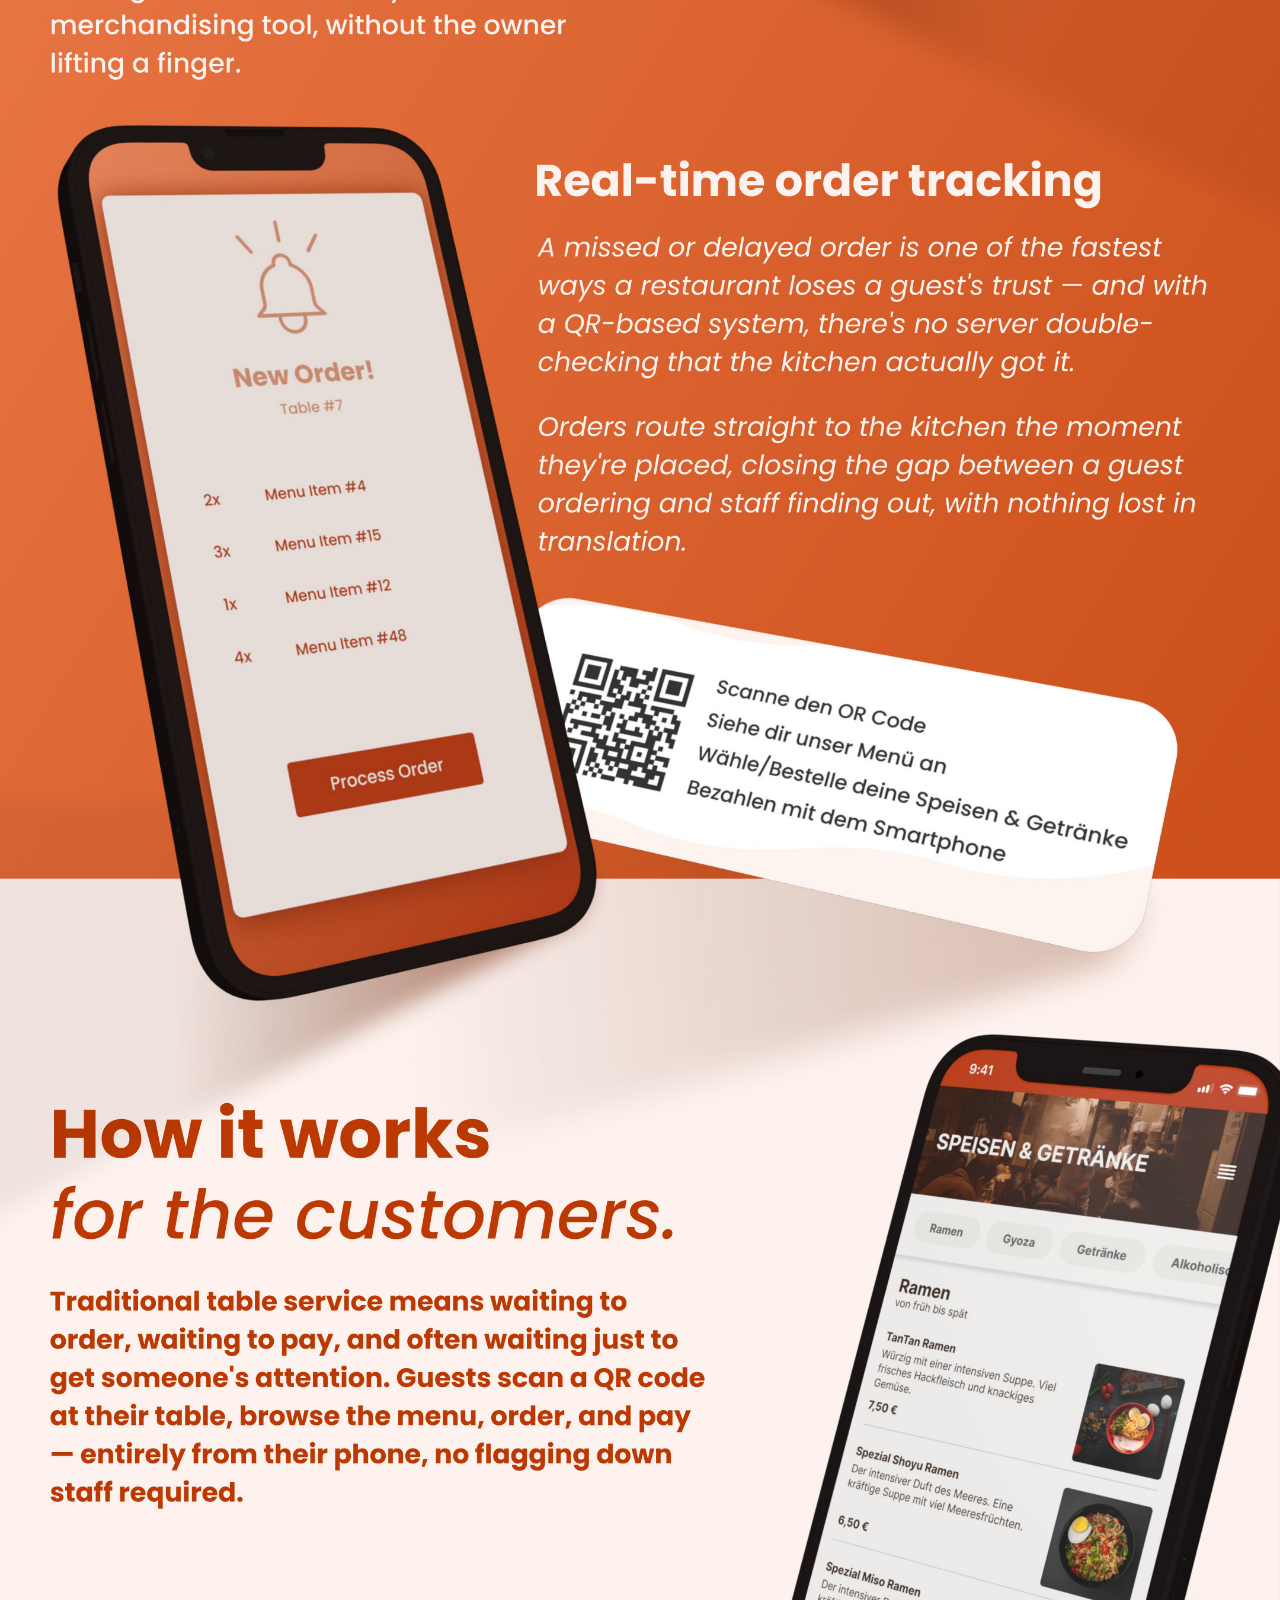
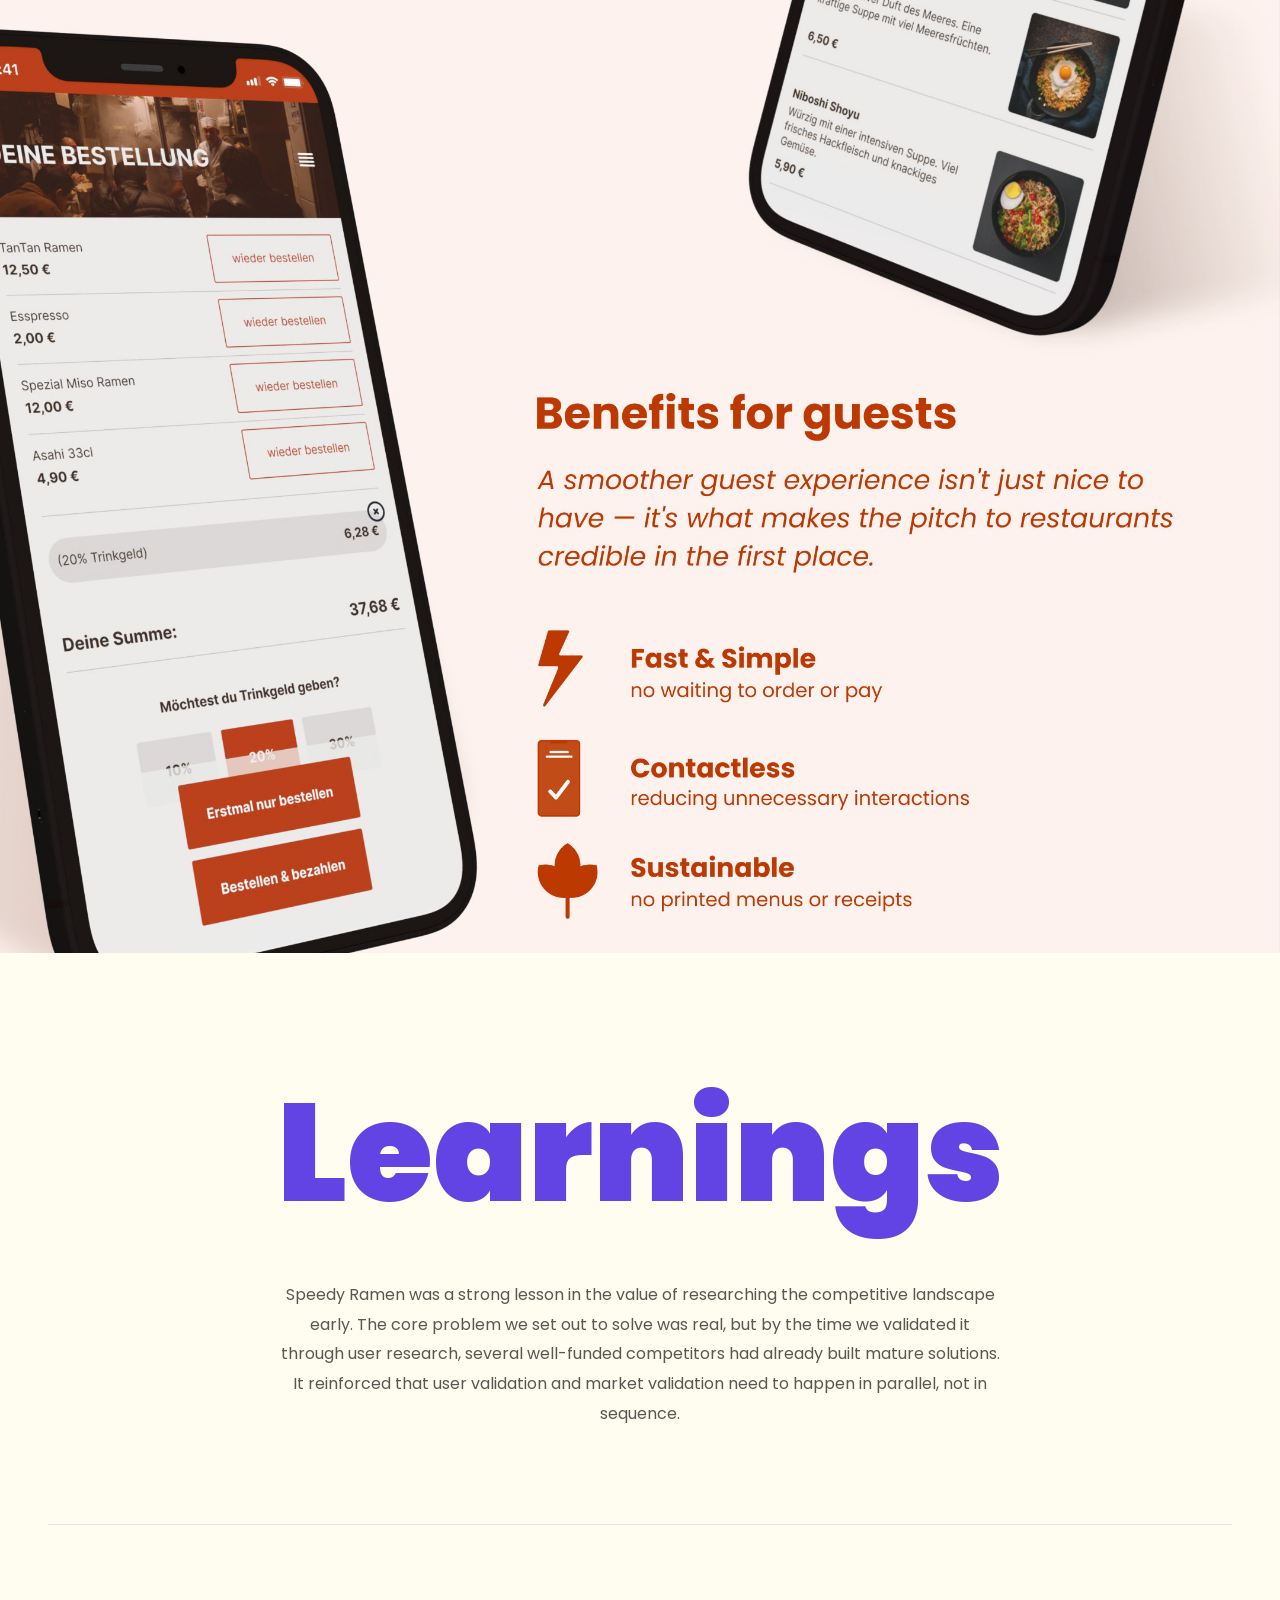
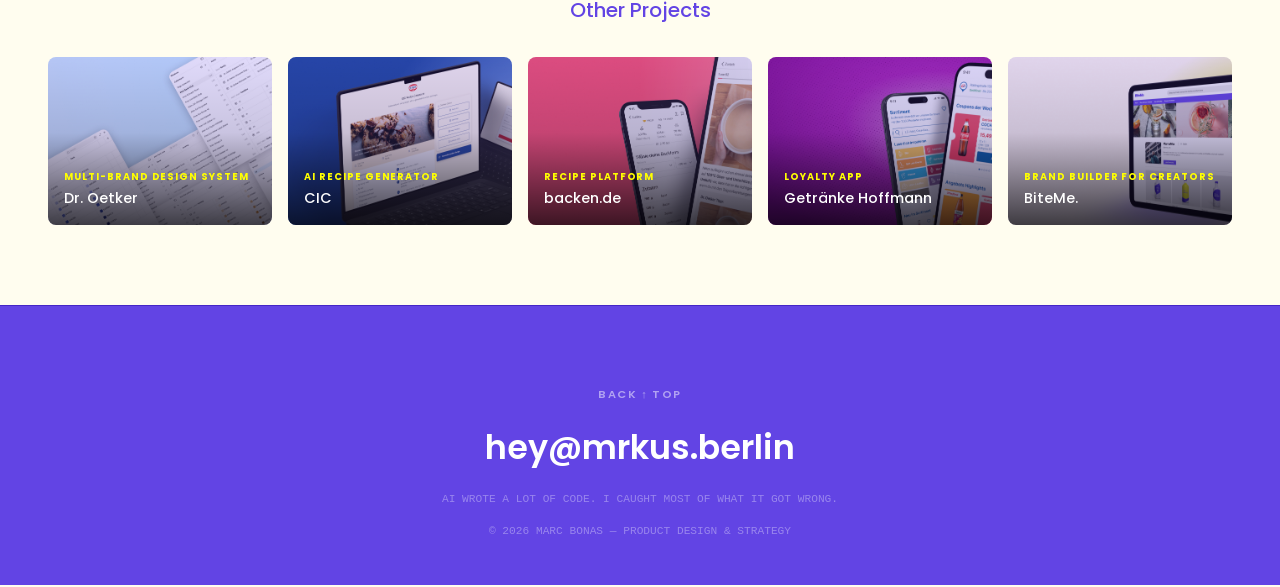
<file: work/speedy-ramen.html>
<!DOCTYPE html>
<html lang="en">
<head>
  <meta charset="UTF-8">
  <meta name="viewport" content="width=device-width, initial-scale=1.0">
  <title>Speedy Ramen — SaaS Ordering System | Marc Bonas</title>
  <link rel="icon" type="image/svg+xml" href="../assets/favicon.svg">
  <meta name="description" content="Case study: a QR-code contactless ordering system for ramen restaurants, validated through user research and usability testing.">
  <meta property="og:type" content="website">
  <meta property="og:url" content="https://mrkus.berlin/work/speedy-ramen.html">
  <meta property="og:title" content="Speedy Ramen — SaaS Ordering System | Marc Bonas">
  <meta property="og:description" content="Case study: a QR-code contactless ordering system for ramen restaurants, validated through user research and usability testing.">
  <meta property="og:image" content="https://mrkus.berlin/assets/og-image.jpg">
  <meta property="og:site_name" content="Marc Bonas Portfolio">
  <meta property="og:image:width" content="1200">
  <meta property="og:image:height" content="630">
  <meta property="og:image:type" content="image/jpeg">
  <meta name="twitter:card" content="summary_large_image">
  <meta name="twitter:title" content="Speedy Ramen — SaaS Ordering System | Marc Bonas">
  <meta name="twitter:description" content="Case study: a QR-code contactless ordering system for ramen restaurants, validated through user research and usability testing.">
  <meta name="twitter:image" content="https://mrkus.berlin/assets/og-image.jpg">
  <link rel="preconnect" href="https://fonts.googleapis.com">
  <link rel="preconnect" href="https://fonts.gstatic.com" crossorigin>
  <link href="https://fonts.googleapis.com/css2?family=Poppins:ital,wght@0,400;0,500;0,600;0,700;0,800;0,900;1,700&display=swap" rel="stylesheet">
  <link rel="stylesheet" href="../css/style.css">
</head>
<body>

  <!-- NAVBAR -->
  <nav class="navbar">
    <a href="../index.html" class="logo">Marc Bonas <span class="logo-accent">Portfolio</span></a>
    <ul class="nav-links">
      <li><a href="../index.html#recent-work">Recent Work</a></li>
      <li><a href="../about.html">About me / Skills</a></li>
      <li><a href="../work-reference.html">Work Reference</a></li>
      <li><a href="../cv.html">Experience</a></li>
      <li><a href="mailto:hey@mrkus.berlin">Get in Touch</a></li>
    </ul>
    <button class="hamburger" aria-label="Toggle menu">
      <span></span><span></span><span></span>
    </button>
  </nav>

  <!-- HERO: full-bleed image, text overlaid -->
  <section class="cs-hero">
    <img class="cs-hero-bg" src="../assets/case-studies/speedy-ramen/overview.png" alt="Speedy Ramen product mockup">
    <div class="cs-hero-content">
      <img class="cs-hero-logo-img" src="../assets/case-studies/speedy-ramen/logo.png" alt="Speedy Ramen">
      <div class="cs-hero-divider"></div>
      <span class="cs-hero-subtitle">SaaS Ordering System</span>
    </div>
  </section>

  <!-- OVERVIEW -->
  <section class="cs-meta">
    <div class="cs-recap">
      <h2 class="cs-recap-title">Speedy Ramen</h2>
      <p class="cs-recap-subtitle">saas ordering system</p>
    </div>
    <div class="cs-meta-inner fade-up">
      <div class="cs-meta-main">
        <div>
          <span class="meta-label">Story</span>
          <p>Speedy Ramen explored a QR-code based, contactless ordering system for ramen restaurants — letting guests browse the menu, customise their order, and pay without waiting for a server. I led design end-to-end, from concept to a working prototype.</p>
        </div>
        <div class="cs-meta-row cs-challenge">
          <div>
            <h4>Challenge</h4>
            <p>How might we let restaurant guests order and pay without needing a server — while giving restaurant staff a simple way to manage orders in real time?</p>
          </div>
          <div>
            <h4>Outcome</h4>
            <p>A working ordering system prototype, validated through user interviews and usability testing — ultimately discontinued after competitive analysis revealed an already crowded market, reinforcing the value of researching the competitive landscape early.</p>
          </div>
        </div>
      </div>
      <div class="cs-meta-side">
        <div class="cs-meta-block">
          <span class="meta-label">Team</span>
          <p class="meta-val">1 Designer</p>
        </div>
        <div class="cs-meta-block">
          <span class="meta-label">My Stake</span>
          <p class="meta-val">User Experience | Interface Design | Brand Design</p>
        </div>
      </div>
    </div>
  </section>

  <!-- JUMP NAV -->
  <nav class="cs-jump">
    <span class="cs-jump-label">Jump to</span>
    <div class="cs-jump-links">
      <a href="#process">→ Process</a>
      <a href="#product">→ Product</a>
      <a href="#learnings">→ Learnings</a>
    </div>
  </nav>

  <!-- PROCESS -->
  <section class="cs-section" id="process">
    <div class="cs-section-inner">
      <h2>Process</h2>
      <div class="cs-feature">
        <div class="cs-role fade-up">
          <h3 class="cs-role-title">My Role & Solution</h3>
          <div class="cs-role-text">
            <p>As the sole designer on this project, I owned the concept end-to-end — from initial idea through interaction design, visual design, and prototyping.</p>
            <p>I conducted user interviews and usability testing with both diners and restaurant staff to validate the core ordering and management flows before investing further in the concept.</p>
            <p>Early competitive research eventually surfaced several well-established players already solving this problem — a discovery that led us to discontinue the project rather than compete in an already crowded space.</p>
          </div>
        </div>
      </div>
    </div>
  </section>

  <!-- PRODUCT -->
  <section class="cs-section" id="product">
    <div class="cs-section-inner">
      <h2>Product</h2>

      <div class="cs-feature">
        <div class="cs-role fade-up">
          <h3 class="cs-role-title">Simple for guests, trustworthy for restaurants</h3>
          <div class="cs-role-text">
            <p>Restaurants are hesitant to adopt new ordering tech without proof it won't disrupt service. I designed this landing page to lead with the guest-facing simplicity (scan, order, pay) before addressing the restaurant's operational concerns — building trust before asking for commitment.</p>
          </div>
        </div>
      </div>
    </div>
  </section>

  <!-- VISUAL CASE STUDY -->
  <div class="cs-visual-case">
    <img class="cs-visual-case-img" src="../assets/case-studies/speedy-ramen/visual-case-study.jpg" alt="Speedy Ramen visual case study">
  </div>

  <!-- LEARNINGS -->
  <section class="cs-section" id="learnings">
    <div class="cs-section-inner">
      <h2>Learnings</h2>
      <p class="cs-learnings-text fade-up">Speedy Ramen was a strong lesson in the value of researching the competitive landscape early. The core problem we set out to solve was real, but by the time we validated it through user research, several well-funded competitors had already built mature solutions. It reinforced that user validation and market validation need to happen in parallel, not in sequence.</p>
    </div>
  </section>

  <!-- OTHER PROJECTS -->
  <section class="other-projects">
    <div class="other-projects-inner">
      <h3>Other Projects</h3>
      <div class="other-grid">
        <a class="other-card" href="design-system.html">
          <img src="../assets/case-studies/design-system/teaser.png" alt="Dr Oetker & Group Companies">
          <div class="other-overlay">
            <span class="other-cat">Multi-Brand Design System</span>
            <h4 class="other-title">Dr. Oetker</h4>
          </div>
        </a>
        <a class="other-card" href="cic.html">
          <img src="../assets/case-studies/cic/teaser.png" alt="CIC - AI Recipe & Image Generator">
          <div class="other-overlay">
            <span class="other-cat">AI Recipe Generator</span>
            <h4 class="other-title">CIC</h4>
          </div>
        </a>
        <a class="other-card" href="backende.html">
          <img src="../assets/case-studies/backen/teaser.png" alt="Backen.de">
          <div class="other-overlay">
            <span class="other-cat">Recipe Platform</span>
            <h4 class="other-title">backen.de</h4>
          </div>
        </a>
        <a class="other-card" href="gh-go.html">
          <img src="../assets/case-studies/ghgo/teaser.png" alt="Getränke Hoffmann - Loyalty App">
          <div class="other-overlay">
            <span class="other-cat">Loyalty App</span>
            <h4 class="other-title">Getränke Hoffmann</h4>
          </div>
        </a>
        <a class="other-card" href="biteme.html">
          <img src="../assets/case-studies/biteme/teaser.png" alt="BiteMe.">
          <div class="other-overlay">
            <span class="other-cat">Brand Builder for Creators</span>
            <h4 class="other-title">BiteMe.</h4>
          </div>
        </a>
      </div>
    </div>
  </section>

  <!-- FOOTER -->
  <footer class="footer">
    <a href="#top" class="back-top">BACK ↑ TOP</a>
    <a href="mailto:hey@mrkus.berlin" class="footer-email">hey@mrkus.berlin</a>
    <a href="portfolio-ai.html" class="footer-quote">AI wrote a lot of code. I caught most of what it got wrong.</a>
    <p class="footer-copy">© 2026 Marc Bonas — Product Design & Strategy</p>
  </footer>

  <script src="../js/main.js"></script>
</body>
</html>
</file>
<file: css/style.css>
:root {
  --purple: #6244E4;
  --purple-dark: #4426C6;
  --cream: #FFFDEF;
  --offwhite: #F6F6F6;
  --yellow: #FFFF00;
  --dark: #111111;
  --white: #ffffff;
  --muted: rgba(98, 68, 228, 0.35);
  --font: 'Poppins', sans-serif;
  --font-mono: 'Sometype Mono', monospace;
  --nav-h: 72px;
  --max-w: 1280px;
}

*, *::before, *::after { box-sizing: border-box; margin: 0; padding: 0; }

html { scroll-behavior: smooth; }

body {
  font-family: var(--font);
  background: var(--cream);
  color: var(--dark);
  overflow-x: hidden;
}

img { display: block; max-width: 100%; }

a { text-decoration: none; }

/* ─── NAVBAR ─────────────────────────────────────── */
.navbar {
  position: fixed;
  inset: 0 0 auto 0;
  z-index: 200;
  height: var(--nav-h);
  display: flex;
  align-items: center;
  justify-content: space-between;
  padding: 0 48px;
  background: var(--purple);
  border-bottom: 1px solid var(--purple-dark);
}

.logo {
  font-size: 1rem;
  font-weight: 700;
  color: var(--offwhite);
  letter-spacing: -0.02em;
  white-space: nowrap;
}

.logo-accent {
  color: var(--yellow);
}

.nav-links {
  display: flex;
  list-style: none;
  gap: 36px;
}

.nav-links a {
  font-size: 0.875rem;
  font-weight: 500;
  color: var(--cream);
  transition: color 0.2s;
  position: relative;
  padding-bottom: 2px;
}

.nav-links a::after {
  content: '';
  position: absolute;
  bottom: -2px;
  left: 0;
  right: 0;
  height: 1.5px;
  background: var(--cream);
  transform: scaleX(0);
  transition: transform 0.2s;
}

.nav-links a:hover { color: var(--yellow); }
.nav-links a:hover::after { transform: scaleX(0); }
.nav-links a.active::after { transform: scaleX(1); }

.btn-nav {
  display: inline-flex;
  align-items: center;
  padding: 11px 28px;
  border: 1px solid var(--cream);
  border-radius: 6px;
  font-family: var(--font);
  font-size: 0.875rem;
  font-weight: 700;
  background: var(--purple-dark);
  color: var(--white);
  transition: opacity 0.2s;
  white-space: nowrap;
}

.btn-nav:hover {
  opacity: 0.85;
}

.hamburger {
  display: none;
  flex-direction: column;
  gap: 5px;
  background: none;
  border: none;
  cursor: pointer;
  padding: 6px;
}

.hamburger span {
  display: block;
  width: 24px;
  height: 2px;
  background: var(--cream);
  border-radius: 2px;
  transition: all 0.3s;
}

/* ─── HERO ───────────────────────────────────────── */
.hero {
  padding: calc(var(--nav-h) + 96px) 48px 96px;
  background: var(--cream);
}

.hero-inner { max-width: var(--max-w); margin: 0 auto; }

.label {
  display: block;
  font-size: 0.7rem;
  font-weight: 600;
  letter-spacing: 0.14em;
  text-transform: uppercase;
  color: var(--purple-dark);
  margin-bottom: 28px;
}

.hero-text {
  font-size: clamp(1.75rem, 3.4vw, 3.375rem);
  font-weight: 500;
  line-height: 1.3;
  color: var(--purple-dark);
}

/* ─── SKILLS ─────────────────────────────────────── */
.skills {
  background: var(--purple);
  padding: 72px 48px;
}

.skills-inner { max-width: var(--max-w); margin: 0 auto; }

.skills-intro {
  font-size: 1.1rem;
  font-weight: 700;
  letter-spacing: 0.02em;
  color: var(--yellow);
  margin-bottom: 28px;
}

.tags {
  display: flex;
  flex-wrap: wrap;
  gap: 10px;
}

.tag {
  display: inline-block;
  padding: 9px 20px;
  border: 1px solid var(--cream);
  border-radius: 100px;
  font-size: 0.8rem;
  font-weight: 500;
  color: var(--cream);
  transition: background 0.2s;
}

.tag:hover { background: rgba(255,255,255,0.12); }

/* .fade-up's transition shorthand would otherwise clobber the hover background transition above. */
.tag.fade-up { transition: opacity 0.65s ease, transform 0.65s ease, background 0.2s; }

/* ─── CASE STUDIES ───────────────────────────────── */
.case-grid {
  display: grid;
  grid-template-columns: 1fr 1fr;
}

.case-card {
  position: relative;
  display: block;
  overflow: hidden;
  aspect-ratio: 4 / 3;
}

@media (min-width: 1200px) {
  .case-card { aspect-ratio: 40 / 21; }
}

.case-card img {
  width: 100%;
  height: 100%;
  object-fit: cover;
  transition: transform 0.5s ease;
}

.case-card:hover img { transform: scale(1.05); }

.case-overlay {
  position: absolute;
  inset: 0;
  background: linear-gradient(to top, rgba(0,0,0,0.72) 0%, rgba(0,0,0,0.1) 55%, transparent 100%);
  display: flex;
  flex-direction: column;
  justify-content: flex-end;
  padding: 32px;
  transition: background 0.3s;
}

.case-card:hover .case-overlay {
  background: linear-gradient(to top, rgba(68,38,198,0.92) 0%, rgba(98,68,228,0.4) 55%, transparent 100%);
}

.case-cat {
  font-size: 0.7rem;
  font-weight: 700;
  letter-spacing: 0.12em;
  text-transform: uppercase;
  color: var(--yellow);
  margin-bottom: 8px;
}

.case-title {
  font-size: 1.2rem;
  font-weight: 500;
  color: var(--offwhite);
  line-height: 1.3;
  margin-bottom: 8px;
}

.case-tags {
  font-size: 0.78rem;
  color: var(--offwhite);
  font-weight: 400;
  opacity: 0.85;
}

/* ─── COMPANIES ──────────────────────────────────── */
.companies {
  background: var(--cream);
  padding: 104px 48px;
  text-align: center;
}

.companies-inner { max-width: var(--max-w); margin: 0 auto; }

.section-title {
  font-size: clamp(1.75rem, 3vw, 2.5rem);
  font-weight: 600;
  color: var(--purple);
  margin-bottom: 10px;
}

.section-sub {
  font-family: var(--font-mono);
  font-size: 1rem;
  font-weight: 500;
  color: var(--purple);
  margin-bottom: 64px;
}

.logos-grid {
  display: grid;
  grid-template-columns: repeat(3, minmax(0, 160px));
  justify-content: center;
  justify-items: center;
  align-items: center;
  gap: 36px 56px;
  margin: 0 auto;
}

@media (min-width: 901px) {
  .logos-grid { column-gap: 28px; }
}

.logos-grid img {
  height: 32px;
  width: auto;
  object-fit: contain;
}

/* ─── FOOTER ─────────────────────────────────────── */
.footer {
  background: var(--purple);
  padding: 80px 48px 48px;
  display: flex;
  flex-direction: column;
  align-items: center;
  gap: 20px;
  text-align: center;
  border-top: 1px solid var(--purple-dark);
}

.footer-email {
  font-size: clamp(1.12rem, 2.88vw, 2.08rem);
  font-weight: 600;
  color: white;
  transition: opacity 0.2s;
}

.footer-email:hover { opacity: 0.75; }

.back-top {
  font-size: 0.7rem;
  font-weight: 600;
  letter-spacing: 0.12em;
  color: rgba(255,255,255,0.5);
  transition: color 0.2s;
}

.back-top:hover { color: white; }

.footer-quote {
  font-family: var(--font-mono);
  font-size: 0.7rem;
  color: rgba(255,255,255,0.35);
  text-transform: uppercase;
  transition: color 0.2s;
  display: inline-block;
}

.footer-quote:hover {
  color: var(--yellow);
  animation: footer-quote-wiggle 0.4s ease;
}

@keyframes footer-quote-wiggle {
  0%, 100% { transform: rotate(0); }
  25% { transform: rotate(-1.5deg); }
  75% { transform: rotate(1.5deg); }
}

.footer-copy {
  font-family: var(--font-mono);
  font-size: 0.7rem;
  color: rgba(255,255,255,0.35);
  text-transform: uppercase;
}

/* ─── ABOUT PAGE ─────────────────────────────────── */
.about-hero {
  background: var(--purple);
  padding: calc(var(--nav-h) + 56px) 48px 56px;
}

.about-hero-inner {
  max-width: var(--max-w);
  margin: 0 auto;
  display: flex;
  align-items: center;
  gap: 32px;
}

.about-avatar {
  width: 100px;
  height: 100px;
  border-radius: 50%;
  object-fit: cover;
  flex-shrink: 0;
}

.about-hero-text h1 {
  font-size: 1.25rem;
  font-weight: 600;
  color: white;
  letter-spacing: 0.05em;
  text-transform: uppercase;
  margin-bottom: 4px;
}

.about-hero-text .tagline {
  font-size: 0.9rem;
  color: rgba(255,255,255,0.7);
  margin-bottom: 16px;
  font-weight: 500;
}

.about-hero-text p {
  font-size: 0.85rem;
  color: rgba(255,255,255,0.65);
  line-height: 1.7;
  max-width: 560px;
  font-style: italic;
}

.crafting {
  padding: 80px 48px;
  background: var(--cream);
}

.crafting-inner { max-width: var(--max-w); margin: 0 auto; }

.crafting h2 {
  font-size: clamp(3rem, 8vw, 6.5rem);
  font-weight: 900;
  color: var(--dark);
  line-height: 1.0;
  letter-spacing: -0.03em;
}

.contribution {
  padding: 80px 48px;
  background: var(--cream);
  border-top: 1px solid rgba(91,69,245,0.1);
}

.contribution-inner {
  max-width: var(--max-w);
  margin: 0 auto;
}

.contribution h3 {
  font-size: 0.85rem;
  color: rgba(17,17,17,0.5);
  font-weight: 500;
  text-align: center;
  margin-bottom: 40px;
}

.contribution ol {
  list-style: none;
  display: flex;
  flex-direction: column;
  gap: 0;
  max-width: 560px;
  margin: 0 auto;
}

.contribution ol li {
  display: flex;
  align-items: baseline;
  gap: 16px;
  font-size: 1rem;
  font-weight: 500;
  color: var(--dark);
  padding: 14px 0;
  border-bottom: 1px solid rgba(91,69,245,0.1);
}

.contribution ol li:last-child { border-bottom: none; }

.contribution ol li .num {
  font-size: 0.8rem;
  color: var(--purple);
  font-weight: 600;
  min-width: 16px;
}

.kpis {
  padding: 80px 48px;
  background: var(--cream);
}

.kpis-inner {
  max-width: var(--max-w);
  margin: 0 auto;
}

.kpis h2 {
  font-size: clamp(1.75rem, 3vw, 2.5rem);
  font-weight: 600;
  color: var(--purple);
  text-align: center;
  margin-bottom: 40px;
}

.kpi-grid {
  display: grid;
  grid-template-columns: repeat(4, 1fr);
  gap: 16px;
}

.kpi-card {
  border-radius: 8px;
  padding: 32px 24px;
  display: flex;
  flex-direction: column;
  gap: 8px;
}

.kpi-card:nth-child(1) { background: #4A36D4; }
.kpi-card:nth-child(2) { background: #6B5AF5; }
.kpi-card:nth-child(3) { background: #8F82F5; }
.kpi-card:nth-child(4) { background: #C8C2F8; }

.kpi-card .kpi-val {
  font-size: 2rem;
  font-weight: 800;
  color: white;
  line-height: 1;
}

.kpi-card .kpi-label {
  font-size: 0.7rem;
  font-weight: 500;
  color: rgba(255,255,255,0.65);
  text-transform: uppercase;
  letter-spacing: 0.08em;
}

.languages {
  padding: 80px 48px;
  background: var(--cream);
  text-align: center;
  border-top: 1px solid rgba(91,69,245,0.1);
}

.languages-inner { max-width: var(--max-w); margin: 0 auto; }

.languages h2 {
  font-size: clamp(1.75rem, 3vw, 2.5rem);
  font-weight: 600;
  color: var(--purple);
  margin-bottom: 40px;
}

.lang-list {
  display: flex;
  justify-content: center;
  gap: 64px;
}

.lang-item {
  display: flex;
  flex-direction: column;
  gap: 4px;
}

.lang-name {
  font-size: 0.7rem;
  font-weight: 700;
  letter-spacing: 0.1em;
  text-transform: uppercase;
  color: var(--purple);
}

.lang-level {
  font-size: 0.7rem;
  color: var(--muted);
  font-weight: 500;
}

.toolkit {
  padding: 80px 48px;
  background: var(--cream);
  text-align: center;
  border-top: 1px solid rgba(91,69,245,0.1);
}

.toolkit-inner { max-width: var(--max-w); margin: 0 auto; }

.toolkit h2 {
  font-size: clamp(1.75rem, 3vw, 2.5rem);
  font-weight: 600;
  color: var(--purple);
  margin-bottom: 40px;
}

.tool-grid {
  display: grid;
  grid-template-columns: repeat(4, 1fr);
  gap: 24px;
  max-width: 480px;
  margin: 0 auto;
}

.tool-item {
  display: flex;
  flex-direction: column;
  align-items: center;
  gap: 8px;
}

.tool-item img {
  width: 56px;
  height: 56px;
  object-fit: contain;
  border-radius: 12px;
}

.tool-item span {
  font-size: 0.65rem;
  font-weight: 600;
  letter-spacing: 0.06em;
  text-transform: uppercase;
  color: var(--muted);
}

/* ─── CASE STUDY PAGE ────────────────────────────── */
.cs-hero {
  position: relative;
  min-height: 640px;
  display: flex;
  align-items: flex-start;
  overflow: hidden;
}

.cs-hero-bg {
  position: absolute;
  inset: 0;
  width: 100%;
  height: 100%;
  object-fit: cover;
  object-position: center;
  z-index: 0;
}

.cs-hero-content {
  --hero-accent: white;
  --hero-shadow: 0 2px 12px rgba(0,0,0,0.3);
  position: relative;
  z-index: 2;
  width: 100%;
  max-width: var(--max-w);
  margin: 0 auto;
  padding: calc(var(--nav-h) + 48px) 48px 0;
  display: flex;
  flex-direction: column;
  align-items: center;
  gap: 10px;
}

.cs-hero-content.accent-biteme { --hero-accent: var(--purple); --hero-shadow: none; }
.cs-hero-content.accent-oetker { --hero-accent: #164498; --hero-shadow: none; }

.cs-hero-name {
  font-size: clamp(2.5rem, 6vw, 4rem);
  font-weight: 900;
  color: white;
  letter-spacing: 0.02em;
  text-shadow: 0 4px 24px rgba(0,0,0,0.35);
}

.cs-hero-logo-img {
  width: 100%;
  max-width: 200px;
  height: auto;
}

.cs-hero-divider {
  width: 48px;
  height: 2px;
  background: var(--hero-accent);
  margin: 6px 0 2px;
}

.cs-hero-subtitle {
  font-size: 0.75rem;
  font-weight: 700;
  letter-spacing: 0.16em;
  text-transform: uppercase;
  color: var(--hero-accent);
  text-shadow: var(--hero-shadow);
}

.cs-recap {
  text-align: center;
  margin-bottom: 56px;
}

.cs-recap-title {
  font-size: 1.75rem;
  font-weight: 600;
  color: var(--dark);
  margin-bottom: 4px;
}

.cs-recap-subtitle {
  font-size: 0.85rem;
  color: rgba(17,17,17,0.5);
}

.cs-meta {
  background: var(--cream);
  padding: 72px 48px;
}

.cs-meta-inner {
  max-width: var(--max-w);
  margin: 0 auto;
  display: grid;
  grid-template-columns: 1fr 300px;
  gap: 64px;
  align-items: start;
}

.cs-meta-main {
  display: flex;
  flex-direction: column;
  gap: 40px;
}

.cs-meta-row {
  display: grid;
  grid-template-columns: 1fr 1fr;
  gap: 48px;
}

.cs-meta-side {
  display: flex;
  flex-direction: column;
  gap: 32px;
}

.meta-label {
  display: block;
  font-size: 0.65rem;
  font-weight: 700;
  letter-spacing: 0.12em;
  text-transform: uppercase;
  color: var(--purple);
  margin-bottom: 8px;
}

.meta-val {
  font-size: 0.85rem;
  font-weight: 500;
  color: var(--dark);
  line-height: 1.6;
}

.cs-meta p {
  font-size: 0.9rem;
  line-height: 1.8;
  color: rgba(17,17,17,0.7);
}

.cs-challenge h4 {
  font-size: 0.65rem;
  font-weight: 700;
  letter-spacing: 0.12em;
  text-transform: uppercase;
  color: var(--purple);
  margin-bottom: 12px;
}

.cs-challenge p {
  font-size: 0.9rem;
  line-height: 1.8;
  color: rgba(17,17,17,0.7);
}

.cs-jump {
  background: var(--purple);
  padding: 40px 48px;
  display: flex;
  flex-direction: column;
  align-items: center;
  gap: 20px;
}

.cs-jump-label {
  text-align: center;
  font-size: 0.75rem;
  font-weight: 700;
  letter-spacing: 0.14em;
  text-transform: uppercase;
  color: var(--purple-dark);
}

.cs-jump-links {
  display: flex;
  justify-content: center;
  gap: 48px;
}

.cs-jump-links a {
  font-size: 0.875rem;
  font-weight: 600;
  color: rgba(255,255,255,1);
  transition: color 0.2s;
}

.cs-jump-links a:hover { color: var(--yellow); }

.cs-section {
  padding: 96px 48px;
  background: var(--cream);
}

/* Tighten the gap between Process and Product specifically, without touching
   the general section padding used everywhere else (Impact, Learnings, etc). */
#process { padding-bottom: 24px; }
#product { padding-top: 24px; }

/* Design System's Product section has no content of its own besides the
   heading — the showcase blocks sit right after it — so it needs its own,
   much tighter bottom padding rather than the shared 96px. */
.cs-section--empty { padding-bottom: 24px; }
#product.cs-section--empty h2 { margin-bottom: 0; }

/* Pull the block that follows the full-bleed PDF/showcase visuals up, since
   the source images carry a lot of trailing empty/shadow space of their own. */
.cs-visual-case + #impact,
.cs-visual-case + #learnings {
  margin-top: -80px;
  position: relative;
}

.cs-showcase.big-mockups + .cs-showcase.big-mockups { margin-top: -200px; }

.cs-showcase.big-mockups + #impact {
  margin-top: -220px;
  position: relative;
}

/* BiteMe / Speedy Ramen: Learnings is a title + single paragraph, not a grid
   of cards like Impact — it doesn't need the same large heading gap. */
#learnings h2 { margin-bottom: 24px; }

.cs-section-inner {
  max-width: var(--max-w);
  margin: 0 auto;
}

.cs-section h2 {
  font-size: clamp(4.5rem, 10.8vw, 9rem);
  font-weight: 900;
  color: var(--purple);
  text-align: center;
  margin-bottom: 72px;
}

.cs-feature {
  display: flex;
  flex-direction: column;
  gap: 40px;
  margin-bottom: 80px;
}

.cs-process-wireframe { width: 70% !important; margin: 0 auto; }

.cs-feature img {
  width: 100%;
  display: block;
}

.cs-feature-text h3 {
  font-size: 1.5rem;
  font-weight: 600;
  text-transform: uppercase;
  color: var(--dark);
  margin-bottom: 16px;
}

.cs-feature-text p {
  font-size: 0.875rem;
  line-height: 1.8;
  color: rgba(17,17,17,0.65);
}

.cs-feature-text p + p { margin-top: 16px; }

.cs-role {
  display: grid;
  grid-template-columns: 280px 1fr;
  gap: 48px;
}

.cs-role-title {
  font-size: 1.75rem;
  font-weight: 600;
  color: var(--dark);
  line-height: 1.2;
}

.cs-role-text p {
  font-size: 0.9rem;
  line-height: 1.8;
  color: rgba(17,17,17,0.65);
}

.cs-role-text p + p { margin-top: 16px; }

/* Product feature blocks: text overlaid on a near-full-bleed image (tablet + desktop). */
.cs-feature.product {
  position: relative;
  width: 100vw;
  margin-left: calc(50% - 50vw);
  display: flex;
  align-items: center;
  min-height: 560px;
  margin-bottom: -220px;
}

.cs-feature.product .cs-feature-text {
  position: absolute;
  top: 18%;
  transform: translateY(-50%);
  max-width: 300px;
  z-index: 2;
  text-align: left;
}

.cs-feature.product.media-right .cs-feature-text {
  left: max(48px, calc((100vw - var(--max-w)) / 2 + 48px));
  margin-left: 40px;
}

.cs-feature.product.media-left .cs-feature-text {
  right: max(140px, calc((100vw - var(--max-w)) / 2 + 140px));
  margin-right: -20px;
}

.cs-feature.product .cs-feature-media { display: flex; }
.cs-feature.product .cs-feature-media img {
  display: block;
  width: 120vw;
  max-width: 1900px;
  height: auto;
}

.cs-feature.product.media-right .cs-feature-media { margin-left: auto; margin-right: -10px; }
.cs-feature.product.media-left .cs-feature-media { margin-right: auto; margin-left: -140px; }

/* Desktop only: tighten spacing between blocks further */
@media (min-width: 1200px) {
  .cs-feature.product { margin-bottom: -370px; }
}

/* Mobile only: drop the overlay entirely, stack text then mockup. Tablet keeps the desktop overlay layout. */
@media (max-width: 900px) {
  .cs-feature.product {
    position: static;
    width: auto;
    margin-left: 0;
    min-height: 0;
    display: flex;
    flex-direction: column;
    align-items: stretch;
    gap: 24px;
    margin-bottom: 80px;
  }
  .cs-feature.product .cs-feature-text {
    position: static;
    transform: none;
    max-width: none;
    left: auto;
    right: auto;
    margin: 0;
    order: 1;
  }
  .cs-feature.product .cs-feature-media { order: 2; }
  .cs-feature.product .cs-feature-media img { width: 100%; max-width: 100%; }
  .cs-feature.product.media-right .cs-feature-media,
  .cs-feature.product.media-left .cs-feature-media { margin: 0; }
}

/* ─── NUMBERED STEPS (e.g. BiteMe) ───────────────── */
.cs-steps {
  display: flex;
  flex-direction: column;
  gap: 64px;
  margin-bottom: 80px;
}

.cs-step {
  display: grid;
  grid-template-columns: 80px 1fr;
  gap: 32px;
}

.cs-step-num {
  font-size: 3rem;
  font-weight: 800;
  color: var(--yellow);
  line-height: 1;
  -webkit-text-stroke: 1.5px var(--purple);
}

.cs-step-content h3 {
  font-size: 1.4rem;
  font-weight: 600;
  color: var(--dark);
  margin-bottom: 12px;
}

.cs-step-content p {
  font-size: 0.9rem;
  line-height: 1.8;
  color: rgba(17,17,17,0.65);
  max-width: 620px;
  margin-bottom: 24px;
}

.cs-step-content img {
  width: 100%;
  max-width: 560px;
  display: block;
}

/* ─── ADVANTAGES ROW (e.g. BiteMe) ───────────────── */
.cs-advantages {
  display: grid;
  grid-template-columns: repeat(3, 1fr);
  gap: 32px;
  margin-bottom: 80px;
}

.cs-advantage img {
  width: 32px;
  height: 32px;
  margin-bottom: 16px;
}

.cs-advantage h4 {
  font-size: 1rem;
  font-weight: 600;
  color: var(--purple);
  margin-bottom: 10px;
}

.cs-advantage p {
  font-size: 0.85rem;
  line-height: 1.7;
  color: rgba(17,17,17,0.65);
}

/* ─── LEARNINGS (discontinued projects) ─────────── */
.cs-learnings-text {
  max-width: 720px;
  margin: 0 auto;
  text-align: center;
  font-size: 1rem;
  line-height: 1.85;
  color: rgba(17,17,17,0.7);
}

@media (max-width: 900px) {
  .cs-step { grid-template-columns: 48px 1fr; gap: 20px; }
  .cs-step-num { font-size: 2rem; }
  .cs-advantages { grid-template-columns: 1fr; gap: 32px; }
}

/* ─── VISUAL CASE STUDY (full PDF page, sits between Product and Impact/Learnings) ─── */
.cs-visual-case {
  width: 100vw;
  margin-left: calc(50% - 50vw);
}

.cs-visual-case-img { display: block; width: 100%; }

.cs-vc-block {
  position: relative;
  padding: 100px 48px;
}

.cs-vc-block.yellow { background: var(--yellow); }
.cs-vc-block.purple { background: var(--purple); }
.cs-vc-block.cream { background: var(--cream); }

.cs-vc-block.has-circle::before {
  content: '';
  position: absolute;
  top: -60px;
  left: 0;
  width: 160px;
  height: 160px;
  border-radius: 50%;
  background: var(--yellow);
  z-index: 1;
}

.cs-vc-inner {
  max-width: var(--max-w);
  margin: 0 auto;
  position: relative;
  z-index: 2;
  display: flex;
  align-items: center;
  gap: 64px;
}

.cs-vc-block.media-right .cs-vc-inner { flex-direction: row; }
.cs-vc-block.media-left .cs-vc-inner { flex-direction: row-reverse; }
.cs-vc-block.center .cs-vc-inner { justify-content: center; text-align: center; }

.cs-vc-text { flex: 1; max-width: 460px; }

.cs-vc-block.purple .cs-vc-text,
.cs-vc-block.purple .cs-vc-text p { color: white; }

.cs-vc-block.yellow .cs-vc-text,
.cs-vc-block.cream .cs-vc-text { color: var(--dark); }

.cs-vc-text h3 {
  font-size: 1.75rem;
  font-weight: 600;
  margin-bottom: 16px;
}

.cs-vc-text p {
  font-size: 0.95rem;
  line-height: 1.8;
  color: rgba(17,17,17,0.7);
}

.cs-vc-block.purple .cs-vc-text p { color: rgba(255,255,255,0.85); }

.cs-vc-media {
  flex: 1;
  position: relative;
  z-index: 5;
}

.cs-vc-media img {
  width: 100%;
  max-width: 420px;
  display: block;
}

.cs-vc-media.bleed-down { margin-bottom: -180px; }
.cs-vc-media.bleed-up { margin-top: -180px; }
.cs-vc-media.bleed-both { margin-top: -180px; margin-bottom: -180px; }

.cs-vc-logo-vert {
  flex: 0 0 auto;
  max-width: 140px;
  align-self: stretch;
  display: flex;
  align-items: center;
}

.cs-vc-logo-vert img { width: 100%; height: auto; }

@media (max-width: 900px) {
  .cs-vc-block { padding: 64px 24px; }
  .cs-vc-inner { flex-direction: column !important; gap: 32px; text-align: center; }
  .cs-vc-text { max-width: none; }
  .cs-vc-media.bleed-down,
  .cs-vc-media.bleed-up,
  .cs-vc-media.bleed-both { margin: 0; }
  .cs-vc-media img { max-width: 320px; margin: 0 auto; }
  .cs-vc-block.has-circle::before { width: 90px; height: 90px; top: -30px; }
}

/* ─── FEATURE SHOWCASE (e.g. GH Go screen-by-screen walkthrough) ── */
.cs-showcase {
  --showcase-accent: var(--purple);
  display: flex;
  align-items: center;
  gap: 64px;
  padding: 80px 48px;
  background: var(--cream);
}

.cs-showcase.dark { background: var(--showcase-accent); }
.cs-showcase.accent-pink { --showcase-accent: #F94D66; }
.cs-showcase.accent-orange { --showcase-accent: #D9581F; }

.cs-showcase-text { flex: 1; max-width: 420px; }
.cs-showcase-media { flex: 1; display: flex; justify-content: center; }
.cs-showcase-media img { width: 100%; max-width: 420px; display: block; }

.cs-showcase-text h3 {
  font-size: 1.75rem;
  font-weight: 700;
  color: var(--dark);
  margin-bottom: 16px;
}

.cs-showcase.dark .cs-showcase-text h3 { color: white; }

.cs-showcase-text p {
  font-size: 1rem;
  line-height: 1.7;
  color: rgba(17,17,17,0.65);
}

.cs-showcase.dark .cs-showcase-text p { color: rgba(255,255,255,0.85); }

.cs-showcase.media-left { flex-direction: row-reverse; }

/* One-off oversized-mockup treatment (Design System Product blocks), matching the PDF reference. */
.cs-showcase.big-mockups { padding: 0 48px; }
.cs-showcase-media img.big-img { width: 130%; max-width: 600px; }
.cs-showcase-media img.big-img-2 { width: 180%; max-width: 900px; transform: translateX(-250px); }

.cs-showcase-text.shift-up { transform: translateY(-118px); }
.cs-showcase-text.shift-up.visible { transform: translateY(-150px); }
.cs-showcase-text.shift-up-more { transform: translateY(-218px); }
.cs-showcase-text.shift-up-more.visible { transform: translateY(-250px); }

@media (min-width: 901px) {
  .cs-showcase.big-mockups { padding: 150px; }
}

@media (max-width: 900px) {
  .cs-showcase.big-mockups { padding: 56px 24px; }
  .cs-showcase-media img.big-img,
  .cs-showcase-media img.big-img-2 { width: 100%; max-width: 420px; transform: none; }
  .cs-showcase-text.shift-up,
  .cs-showcase-text.shift-up.visible,
  .cs-showcase-text.shift-up-more,
  .cs-showcase-text.shift-up-more.visible { transform: none; }
}

.cs-showcase-callouts { flex: 1; max-width: 460px; display: flex; flex-direction: column; gap: 32px; }
.cs-showcase-callouts h3 {
  font-size: 1.75rem;
  font-weight: 700;
  color: var(--showcase-accent);
}
.cs-showcase.dark .cs-showcase-callouts h3 { color: white; }
.cs-showcase-callouts h4 {
  font-size: 1.1rem;
  font-weight: 700;
  color: var(--dark);
  margin-bottom: 8px;
}
.cs-showcase.dark .cs-showcase-callouts h4 { color: white; }
.cs-showcase-callouts p {
  font-size: 0.9rem;
  line-height: 1.7;
  color: rgba(17,17,17,0.65);
}
.cs-showcase.dark .cs-showcase-callouts p { color: rgba(255,255,255,0.85); }

@media (max-width: 900px) {
  .cs-showcase { flex-direction: column; padding: 56px 24px; gap: 32px; text-align: center; }
  .cs-showcase.media-left { flex-direction: column; }
  .cs-showcase-text { max-width: none; }
  .cs-showcase-callouts { max-width: none; text-align: left; }
}

.cs-impact {
  background: var(--cream);
  padding: 96px 48px 100px;
}

.cs-impact-inner { max-width: var(--max-w); margin: 0 auto; }

.cs-impact h2 {
  font-size: clamp(4.5rem, 10.8vw, 9rem);
  font-weight: 900;
  color: var(--purple);
  text-align: center;
  margin-bottom: 48px;
}

.impact-grid {
  display: grid;
  grid-template-columns: repeat(2, 1fr);
  gap: 16px;
}

.impact-card {
  background: var(--purple);
  border-radius: 8px;
  padding: 40px 36px;
  font-family: 'Courier New', Courier, monospace;
}

.impact-card .impact-val {
  font-family: var(--font);
  font-size: clamp(2.75rem, 5vw, 4rem);
  font-weight: 800;
  color: white;
  margin-bottom: 12px;
  min-height: 1.5em;
  display: flex;
  align-items: center;
}

.impact-icon { height: 0.7em; width: auto; display: block; }

.impact-card .impact-label {
  font-size: 0.95rem;
  font-weight: 700;
  color: var(--yellow);
  text-transform: uppercase;
  letter-spacing: 0.04em;
  margin-bottom: 6px;
}

.impact-card .impact-sub {
  font-size: 0.8rem;
  color: rgba(255,255,255,0.65);
}

/* ─── PROCESS: BEFORE/AFTER COMPARE ─────────────── */
.cs-compare { margin-top: 96px; }

.cs-compare-heading {
  font-size: clamp(1.75rem, 3.5vw, 2.75rem);
  font-weight: 600;
  color: var(--purple);
  text-align: center;
  margin-bottom: 40px;
}

.cs-compare-tag {
  display: none;
  font-size: 0.7rem;
  font-weight: 800;
  letter-spacing: 0.14em;
  text-transform: uppercase;
  color: var(--purple);
  margin-bottom: 8px;
}

.cs-compare-grid {
  display: grid;
  grid-template-columns: 1fr 1fr;
  gap: 48px;
}

.cs-compare-label {
  font-size: 1rem;
  color: var(--dark);
  margin-bottom: 20px;
}

.cs-compare-label strong { font-weight: 700; }

.cs-compare-label em {
  font-style: italic;
  font-weight: 400;
  color: rgba(17,17,17,0.55);
}

.cs-compare-col { text-align: center; }

.cs-compare-flow {
  display: flex;
  flex-wrap: wrap;
  justify-content: center;
  align-items: center;
  gap: 12px;
  font-size: 1.05rem;
  color: rgba(17,17,17,0.75);
}

.cs-compare-flow .arrow { color: var(--purple); }

/* ─── VISUAL LANGUAGE / STYLE SCAPE ─────────────── */
.cs-stylescape {
  padding: 96px 48px;
  background: var(--cream);
}

.cs-stylescape-inner { max-width: var(--max-w); margin: 0 auto; }

.cs-stylescape h2 {
  font-size: clamp(2rem, 5vw, 4rem);
  font-weight: 900;
  color: var(--purple);
  text-align: center;
  margin-bottom: 16px;
}

.cs-stylescape-sub {
  font-size: 0.85rem;
  color: rgba(17,17,17,0.55);
  text-align: center;
  max-width: 560px;
  margin: 0 auto 56px;
  line-height: 1.7;
}

.stylescape-grid {
  display: grid;
  grid-template-columns: repeat(4, 1fr);
  grid-auto-rows: 180px;
  gap: 16px;
}

.stylescape-grid img {
  width: 100%;
  height: 100%;
  object-fit: cover;
  border-radius: 12px;
  box-shadow: 0 12px 40px rgba(0,0,0,0.08);
}

.stylescape-grid .wide { grid-column: span 2; }
.stylescape-grid .tall { grid-row: span 2; }

/* ─── CASE STUDY FOOTER (PREV / NEXT) ───────────── */
.cs-footer {
  background: var(--purple);
  padding: 40px 48px;
  display: flex;
  justify-content: space-between;
  align-items: center;
  border-top: 1px solid var(--purple-dark);
}

.cs-nav-link {
  display: flex;
  align-items: center;
  gap: 8px;
  font-size: 0.85rem;
  font-weight: 600;
  color: rgba(255,255,255,0.75);
  transition: color 0.2s;
}

.cs-nav-link:hover { color: white; }
.cs-nav-link.next { flex-direction: row-reverse; }

.other-projects {
  padding: 0 48px 80px;
  background: var(--cream);
}

.other-projects-inner { max-width: var(--max-w); margin: 0 auto; }

.other-projects-inner::before {
  content: '';
  display: block;
  width: 100%;
  height: 1px;
  background: rgba(98,68,228,0.15);
  margin: 0 0 70px;
}

.other-projects h3 {
  font-size: 1.25rem;
  font-weight: 500;
  color: var(--purple);
  text-align: center;
  margin-bottom: 32px;
}

.other-grid {
  display: grid;
  grid-template-columns: repeat(5, 1fr);
  gap: 16px;
}

.other-card {
  display: block;
  border-radius: 8px;
  overflow: hidden;
  aspect-ratio: 4/3;
  position: relative;
}

.other-card img {
  width: 100%;
  height: 100%;
  object-fit: cover;
  transition: transform 0.4s;
}

.other-card:hover img { transform: scale(1.05); }

.other-overlay {
  position: absolute;
  inset: 0;
  background: linear-gradient(to top, rgba(0,0,0,0.72) 0%, rgba(0,0,0,0.1) 55%, transparent 100%);
  display: flex;
  flex-direction: column;
  justify-content: flex-end;
  padding: 16px;
}

.other-cat {
  font-size: 0.6rem;
  font-weight: 700;
  letter-spacing: 0.1em;
  text-transform: uppercase;
  color: var(--yellow);
  margin-bottom: 4px;
}

.other-title {
  font-size: 0.9rem;
  font-weight: 500;
  color: white;
}

/* ─── CV PAGE ────────────────────────────────────── */
.cv-body {
  padding: calc(var(--nav-h) + 64px) 48px 96px;
  background: var(--cream);
}

.cv-inner {
  max-width: var(--max-w);
  margin: 0 auto;
}

.cv-section {
  display: grid;
  grid-template-columns: 280px 1fr;
  gap: 64px;
  padding: 32px 0;
}

.cv-section:first-child { padding-top: 0; }
.cv-section.divider { border-bottom: 1px solid rgba(91,69,245,0.12); }

.cv-left h2 {
  font-size: 1.5rem;
  font-weight: 600;
  color: var(--purple);
  line-height: 1.2;
  margin-bottom: 12px;
}

.cv-left .company {
  font-size: 0.85rem;
  font-weight: 600;
  color: var(--purple);
  margin-bottom: 4px;
}

.cv-left .period {
  font-size: 0.9rem;
  font-weight: 500;
  color: #444444;
  margin-bottom: 4px;
}

.cv-left .duration {
  font-size: 0.9rem;
  color: #787878;
}

.cv-left .explore-link {
  display: inline-flex;
  align-items: center;
  gap: 6px;
  margin-top: 16px;
  font-size: 0.85rem;
  font-weight: 700;
  color: var(--purple-dark);
  transition: gap 0.2s;
}

.cv-left .explore-link:hover { gap: 10px; }

.cv-right .role-intro {
  font-size: 0.95rem;
  line-height: 1.75;
  color: var(--purple);
  font-weight: 600;
  max-width: 620px;
}

.cv-right h3 {
  font-size: 1.15rem;
  font-weight: 500;
  color: #444444;
  margin-bottom: 16px;
}

.cv-right p {
  font-size: 0.9rem;
  line-height: 1.7;
  color: #787878;
  max-width: 700px;
}

.cv-right p + p { margin-top: 16px; }

.cv-right .role-sub {
  font-size: 0.9rem;
  color: #787878;
  line-height: 1.7;
}

/* ─── WORK REFERENCE PAGE ────────────────────────── */
.ref-hero {
  background: var(--purple);
  padding: calc(var(--nav-h) + 48px) 48px 48px;
  text-align: center;
}

.ref-hero h1 {
  font-size: 0.7rem;
  font-weight: 700;
  letter-spacing: 0.16em;
  text-transform: uppercase;
  color: rgba(255,255,255,0.6);
}

.ref-body {
  background: var(--purple);
  padding: 0 48px 80px;
}

.ref-inner {
  max-width: 800px;
  margin: 0 auto;
  display: flex;
  flex-direction: column;
  gap: 32px;
}

.ref-doc {
  background: white;
  border-radius: 8px;
  overflow: hidden;
  box-shadow: 0 8px 40px rgba(0,0,0,0.15);
}

.ref-doc iframe {
  width: 100%;
  height: 1120px;
  border: none;
  display: block;
}

/* ─── ANIMATIONS ─────────────────────────────────── */
.fade-up {
  opacity: 0;
  transform: translateY(32px);
  transition: opacity 0.65s ease, transform 0.65s ease;
}

.fade-up.visible {
  opacity: 1;
  transform: translateY(0);
}

.fade-up:nth-child(2) { transition-delay: 0.1s; }
.fade-up:nth-child(3) { transition-delay: 0.2s; }
.fade-up:nth-child(4) { transition-delay: 0.3s; }
.fade-up:nth-child(5) { transition-delay: 0.4s; }
.fade-up:nth-child(6) { transition-delay: 0.5s; }

/* ─── RESPONSIVE ─────────────────────────────────── */
@media (max-width: 900px) {
  .navbar { padding: 0 24px; }
  .nav-links { display: none; }
  .btn-nav { display: none; }
  .hamburger { display: flex; }

  .nav-links.open {
    display: flex;
    flex-direction: column;
    position: fixed;
    top: var(--nav-h);
    left: 0; right: 0;
    background: var(--purple);
    padding: 24px;
    gap: 20px;
    border-bottom: 1px solid var(--purple-dark);
    z-index: 199;
  }

  .hero { padding: calc(var(--nav-h) + 56px) 24px 56px; }
  .skills { padding: 48px 24px; }
  .companies { padding: 64px 24px; }
  .footer { padding: 56px 24px 40px; }
  .cv-body { padding: calc(var(--nav-h) + 64px) 24px 96px; }
  .cv-section { grid-template-columns: 30% 1fr; gap: 32px; }

  .cs-meta-inner { grid-template-columns: 1fr; gap: 32px; }
  .cs-meta-row { grid-template-columns: 1fr; gap: 24px; }
  .cs-meta-side { flex-direction: row; gap: 24px; }
  .cs-meta-side .cs-meta-block { flex: 1; }
  .cs-role { grid-template-columns: 1fr; gap: 16px; }
  .impact-grid { grid-template-columns: 1fr; }
  .kpi-grid { grid-template-columns: 1fr 1fr; }
  .tool-grid { grid-template-columns: repeat(3, 1fr); }
  .lang-list { gap: 32px; }
  .about-hero { padding: calc(var(--nav-h) + 32px) 24px 40px; }
  .crafting { padding: 56px 24px; }
  .contribution { padding: 56px 24px; }
  .kpis { padding: 56px 24px; }
  .languages { padding: 56px 24px; }
  .toolkit { padding: 56px 24px; }
  .cs-meta { padding: 56px 24px; }
  .cs-section { padding: 64px 24px; }
  .cs-jump { padding: 32px 24px; }
  .cs-jump-links { flex-wrap: wrap; gap: 20px; }
  .cs-impact { padding: 64px 24px 100px; }
  .ref-body { padding: 0 24px 56px; }
  .ref-doc iframe { height: 800px; }
  .cs-footer { padding: 32px 24px; }

  /* Before/After: swap centered heading for inline Before/After tags */
  .cs-compare-grid { grid-template-columns: 1fr; gap: 32px; }
  .cs-compare-heading { display: none; }
  .cs-compare-tag { display: block; }

  /* Other Projects: edge-to-edge snap carousel, inset margins on first/last card */
  .other-projects { padding: 0 0 56px; }
  .other-projects-inner::before { margin-left: 24px; margin-right: 24px; width: auto; }
  .other-grid {
    display: flex;
    grid-template-columns: none;
    overflow-x: auto;
    scroll-snap-type: x mandatory;
    scroll-padding-left: 24px;
    scroll-padding-right: 24px;
    gap: 16px;
    padding: 0 24px;
    margin: 0;
    -webkit-overflow-scrolling: touch;
  }
  .other-grid::-webkit-scrollbar { display: none; }
  .other-card {
    flex: 0 0 240px;
    scroll-snap-align: start;
  }
}

/* CV page + homepage case grid: keep multi-column down through tablet and mobile
   landscape, only collapse to one column on narrow mobile portrait screens. */
@media (max-width: 600px) {
  .cv-section { grid-template-columns: 1fr; gap: 24px; }
  .case-grid { grid-template-columns: 1fr; }
}

/* ─── WORK REFERENCE (letter pages with shadows on purple) ─── */
.wr-section {
  background: var(--purple);
  padding: 140px 48px;
  display: flex;
  flex-direction: column;
  align-items: center;
  gap: 64px;
}

.wr-page {
  display: block;
  width: 100%;
  max-width: 760px;
  border-radius: 8px;
  box-shadow: 0 40px 80px rgba(0,0,0,0.35);
}

@media (max-width: 900px) {
  .wr-section { padding: 80px 24px; gap: 40px; }
  .wr-page { box-shadow: 0 20px 40px rgba(0,0,0,0.3); }
}

/* ─── ABOUT ME / SKILLS ─── */
/* Full-bleed purple background, decoupled from the content max-width below
   (background and content-width used to be on the same element, which meant
   the purple never reached the viewport edges on screens wider than 1280px). */
.am-hero {
  background: var(--purple);
  width: 100vw;
  margin-left: calc(50% - 50vw);
  padding: 96px 48px;
  display: flex;
  justify-content: center;
}

/* Photo + text-content sit as one row, centered as a block within the
   full-bleed background above. */
.am-hero-container {
  display: flex;
  flex-direction: row;
  align-items: center;
  gap: 28px;
  max-width: var(--max-w);
  width: 100%;
}

.am-photo {
  flex: 0 0 auto;
  width: 250px;
  height: 250px;
  border-radius: 50%;
  object-fit: cover;
  display: block;
}

/* Name+tagline and bio grouped together as a single column beside the photo. */
.am-hero-text-content {
  display: flex;
  flex-direction: column;
  justify-content: center;
  text-align: left;
  max-width: 680px;
  color: white;
}

.am-hero-name h1 {
  font-size: clamp(2rem, 3.5vw, 2.75rem);
  font-weight: 800;
  margin-bottom: 0;
}

.am-tagline {
  font-size: clamp(1.1rem, 2vw, 1.4rem);
}

.am-bio {
  margin-top: 16px;
  font-size: 1rem;
  line-height: 1.8;
  color: rgba(255,255,255,0.9);
}

.am-bio strong { font-weight: 700; }

.am-headline { background: var(--cream); padding: 80px 48px; text-align: center; }
.am-headline-svg { display: block; width: auto; height: auto; max-width: min(100%, 1280px); max-height: 80vh; margin: 0 auto; }

.am-contribution { background: var(--cream); padding: 0 48px 96px; }
.am-contribution-inner { max-width: var(--max-w); margin: 0 auto; }

.am-contribution-sub {
  font-size: 1.4rem;
  color: var(--purple);
  margin-bottom: 40px;
}

.am-list { display: flex; flex-direction: column; gap: 32px; }
.am-list li { display: flex; align-items: baseline; gap: 32px; }

.am-list-num {
  font-size: 2.25rem;
  font-weight: 400;
  color: var(--purple);
  min-width: 40px;
}

.am-list-text { font-size: 1.15rem; color: var(--dark); }

.am-divider { border: none; border-top: 1px solid var(--muted); width: calc(100% - 96px); max-width: var(--max-w); margin: 0 auto; }

.am-kpis, .am-languages, .am-toolkit { background: var(--cream); padding: 96px 48px; }
.am-kpis-inner, .am-languages-inner, .am-toolkit-inner { max-width: var(--max-w); margin: 0 auto; }

.am-kpis h2, .am-languages h2, .am-toolkit h2 {
  font-size: clamp(4.125rem, 9vw, 7.5rem);
  font-weight: 900;
  color: var(--purple-dark);
  text-align: center;
  margin-bottom: 56px;
}

.am-kpi-grid {
  display: grid;
  grid-template-columns: repeat(4, 1fr);
  gap: 16px;
}

.am-kpi-card {
  background: var(--purple);
  border-radius: 8px;
  padding: 40px 24px;
  text-align: center;
}

.am-kpi-val {
  font-size: clamp(2rem, 3.5vw, 2.75rem);
  font-weight: 800;
  color: white;
  margin-bottom: 12px;
}

.am-kpi-label {
  font-family: 'Courier New', Courier, monospace;
  font-size: 0.8rem;
  font-weight: 700;
  color: white;
  text-transform: uppercase;
  letter-spacing: 0.08em;
  line-height: 1.6;
}

.am-lang-grid {
  display: flex;
  justify-content: center;
  gap: 96px;
}

.am-lang-item { text-align: center; }

.am-flag {
  display: block;
  width: 72px;
  height: auto;
  margin: 0 auto 16px;
}

.am-lang-name {
  font-family: 'Courier New', Courier, monospace;
  font-weight: 700;
  color: var(--purple-dark);
  text-transform: uppercase;
  letter-spacing: 0.04em;
}

.am-lang-level {
  font-family: 'Courier New', Courier, monospace;
  font-size: 0.75rem;
  color: var(--purple);
  text-transform: uppercase;
  letter-spacing: 0.06em;
}

.am-tool-grid {
  display: grid;
  grid-template-columns: repeat(4, 1fr);
  gap: 40px 24px;
  justify-items: center;
}

.am-tool-item {
  width: 120px;
  display: flex;
  flex-direction: column;
  align-items: center;
  text-align: center;
}

.am-tool-item img {
  width: 72px;
  height: 72px;
  object-fit: contain;
  margin-bottom: 12px;
}

.am-tool-item p {
  font-family: 'Courier New', Courier, monospace;
  font-size: 0.85rem;
  font-weight: 400;
  color: var(--purple-dark);
  max-width: 100%;
  white-space: nowrap;
  overflow: hidden;
  text-overflow: ellipsis;
}

@media (max-width: 900px) {
  .am-hero { padding: 64px 24px; }
  .am-hero-container { flex-direction: column; gap: 20px; }
  .am-hero-text-content { text-align: center; max-width: none; }
  .am-photo { width: 160px; height: 160px; }
  .am-headline { padding: 48px 24px; }
  .am-contribution { padding: 0 24px 64px; }
  .am-kpis, .am-languages, .am-toolkit { padding: 64px 24px; }
  .am-lang-grid { gap: 32px; flex-wrap: wrap; }
  .am-tool-grid { grid-template-columns: repeat(4, 1fr); gap: 24px 12px; }
  .am-tool-item { width: auto; }
  .am-tool-item p { display: none; }
}
</file>
